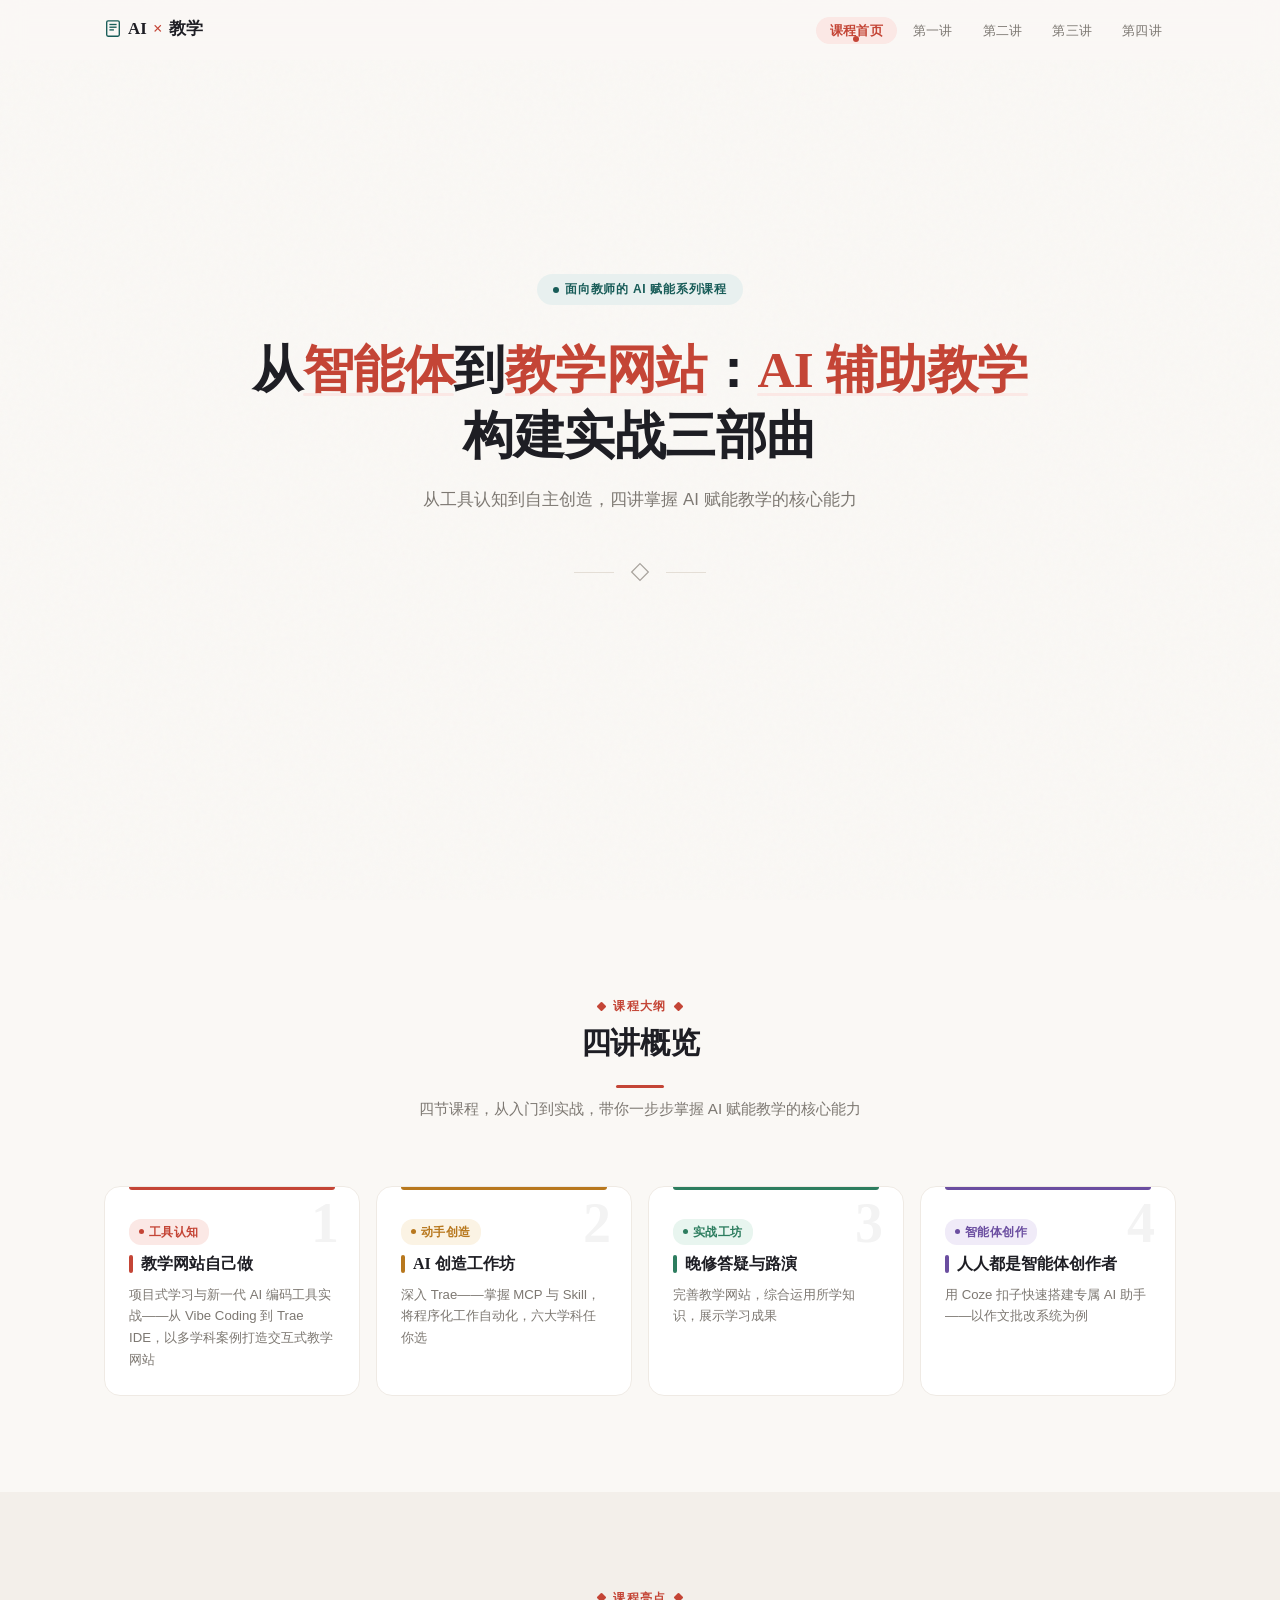
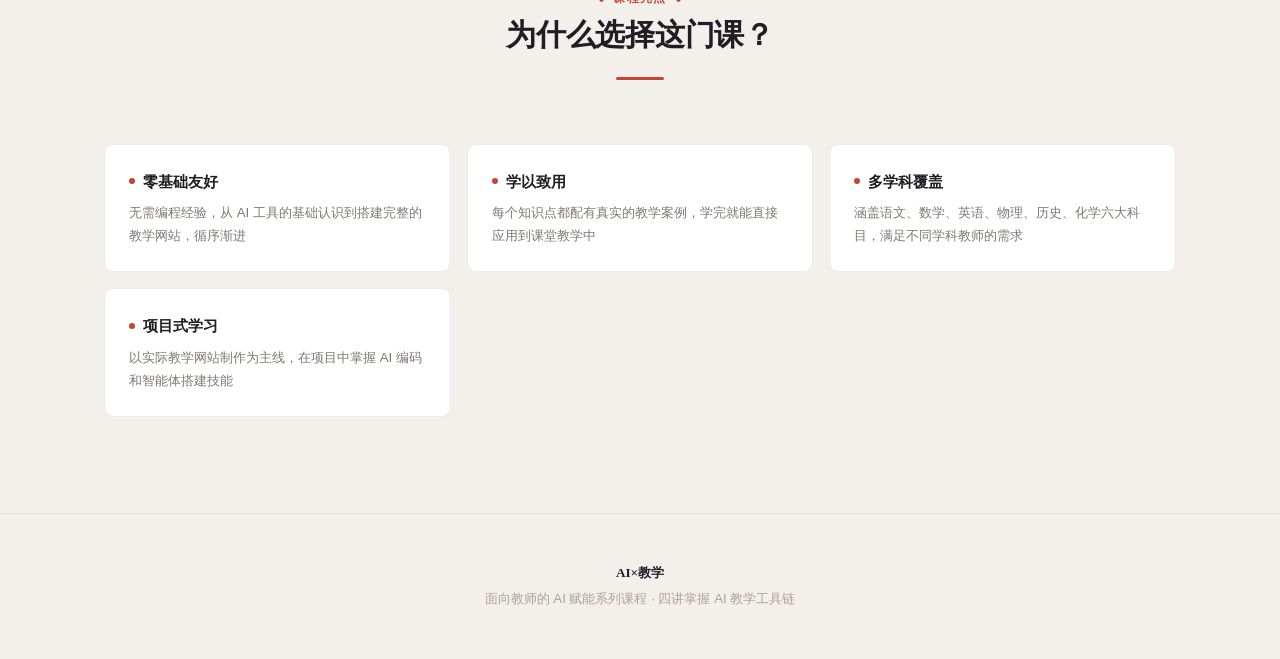
<file: index.html>
<!DOCTYPE html>
<html lang="zh-CN">
<head>
  <meta charset="UTF-8">
  <meta name="viewport" content="width=device-width, initial-scale=1.0">
  <title>AI×教学 — 面向教师的 AI 赋能系列课程</title>
  <link rel="stylesheet" href="css/styles.css">
</head>
<body>

  <!-- ─── Navigation ──────────────────────────────── -->
  <nav class="nav" id="topNav">
    <div class="nav-inner">
      <a class="nav-logo" href="index.html">AI<span>×</span>教学</a>
      <ul class="nav-links" id="navLinks">
        <li><a href="#home" class="active">课程首页</a></li>
        <li><a href="lecture1.html">第一讲</a></li>
        <li><a href="lecture2.html">第二讲</a></li>
        <li><a href="lecture3.html">第三讲</a></li>
        <li><a href="lecture4.html">第四讲</a></li>
      </ul>
      <button class="nav-mobile-toggle" id="mobileToggle" aria-label="菜单">
        <span></span>
        <span></span>
        <span></span>
      </button>
    </div>
  </nav>

  <!-- ─── Hero ───────────────────────────────────── -->
  <section class="hero" id="home">
    <div>
      <div class="hero-badge">面向教师的 AI 赋能系列课程</div>
      <h1>从<em>智能体</em>到<em>教学网站</em>：<em>AI 辅助教学</em>构建实战三部曲</h1>
      <p class="hero-subtitle">从工具认知到自主创造，四讲掌握 AI 赋能教学的核心能力</p>
      <div class="hero-decor">
        <svg viewBox="0 0 24 24" fill="none" stroke="currentColor" stroke-width="1.5">
          <path d="M12 2L22 12L12 22L2 12Z"/>
        </svg>
      </div>
    </div>
  </section>

  <!-- ─── 课程概览 ──────────────────────────────── -->
  <section class="section">
    <div class="section-header">
      <div class="section-number">课程大纲</div>
      <h2 class="section-title">四讲概览</h2>
      <p class="section-desc">四节课程，从入门到实战，带你一步步掌握 AI 赋能教学的核心能力</p>
    </div>
    <div class="overview-grid">

      <!-- Card 1 — 第一讲 -->
      <a class="overview-card" href="lecture1.html">
        <div class="oc-number">1</div>
        <div class="oc-tag tools">工具认知</div>
        <h3>教学网站自己做</h3>
        <p>项目式学习与新一代 AI 编码工具实战——从 Vibe Coding 到 Trae IDE，以多学科案例打造交互式教学网站</p>
      </a>

      <!-- Card 2 — 第二讲 -->
      <a class="overview-card" href="lecture2.html">
        <div class="oc-number">2</div>
        <div class="oc-tag creator">动手创造</div>
        <h3>AI 创造工作坊</h3>
        <p>深入 Trae——掌握 MCP 与 Skill，将程序化工作自动化，六大学科任你选</p>
      </a>

      <!-- Card 3 — 第三讲 -->
      <a class="overview-card" href="lecture3.html">
        <div class="oc-number">3</div>
        <div class="oc-tag workshop">实战工坊</div>
        <h3>晚修答疑与路演</h3>
        <p>完善教学网站，综合运用所学知识，展示学习成果</p>
      </a>

      <!-- Card 4 — 第四讲 -->
      <a class="overview-card" href="lecture4.html">
        <div class="oc-number">4</div>
        <div class="oc-tag agent">智能体创作</div>
        <h3>人人都是智能体创作者</h3>
        <p>用 Coze 扣子快速搭建专属 AI 助手——以作文批改系统为例</p>
      </a>

    </div>
  </section>

  <!-- ─── 课程特色 ──────────────────────────────── -->
  <section class="section section-alt">
    <div class="section-header">
      <div class="section-number">课程亮点</div>
      <h2 class="section-title">为什么选择这门课？</h2>
    </div>
    <div class="cards-grid" style="max-width:var(--max-width);margin:0 auto;padding:0 24px;">
      <div class="info-card">
        <h4>零基础友好</h4>
        <p>无需编程经验，从 AI 工具的基础认识到搭建完整的教学网站，循序渐进</p>
      </div>
      <div class="info-card">
        <h4>学以致用</h4>
        <p>每个知识点都配有真实的教学案例，学完就能直接应用到课堂教学中</p>
      </div>
      <div class="info-card">
        <h4>多学科覆盖</h4>
        <p>涵盖语文、数学、英语、物理、历史、化学六大科目，满足不同学科教师的需求</p>
      </div>
      <div class="info-card">
        <h4>项目式学习</h4>
        <p>以实际教学网站制作为主线，在项目中掌握 AI 编码和智能体搭建技能</p>
      </div>
    </div>
  </section>

  <!-- ─── Footer ─────────────────────────────────── -->
  <footer class="footer">
    <p style="font-family:'Noto Serif SC',serif;font-weight:700;color:var(--ink);margin-bottom:4px;">AI×教学</p>
    <p>面向教师的 AI 赋能系列课程 · 四讲掌握 AI 教学工具链</p>
  </footer>

  <!-- ─── Back to Top ────────────────────────────── -->
  <button class="back-to-top" id="backToTop" aria-label="回到顶部">
    <svg width="18" height="18" viewBox="0 0 24 24" fill="none" stroke="currentColor" stroke-width="2" stroke-linecap="round" stroke-linejoin="round">
      <polyline points="18 15 12 9 6 15"/>
    </svg>
  </button>

  <!-- ─── JavaScript ─────────────────────────────── -->
  <script>
    (function () {
      var topNav = document.getElementById('topNav');
      var backBtn = document.getElementById('backToTop');
      var mobileToggle = document.getElementById('mobileToggle');
      var navLinks = document.getElementById('navLinks');

      /* Scroll: nav shadow + back-to-top visibility */
      var ticking = false;
      function onScroll() {
        if (!ticking) {
          requestAnimationFrame(function () {
            var y = window.scrollY || window.pageYOffset;

            if (y > 10) {
              topNav.classList.add('scrolled');
            } else {
              topNav.classList.remove('scrolled');
            }

            if (y > 600) {
              backBtn.classList.add('visible');
            } else {
              backBtn.classList.remove('visible');
            }

            ticking = false;
          });
          ticking = true;
        }
      }
      window.addEventListener('scroll', onScroll, { passive: true });

      /* Mobile menu toggle */
      if (mobileToggle && navLinks) {
        mobileToggle.addEventListener('click', function () {
          navLinks.classList.toggle('mobile-open');
        });
        navLinks.addEventListener('click', function (e) {
          if (e.target.tagName === 'A') {
            navLinks.classList.remove('mobile-open');
          }
        });
      }

      /* Back to top smooth scroll */
      backBtn.addEventListener('click', function () {
        window.scrollTo({ top: 0, behavior: 'smooth' });
      });

      /* Run once on load */
      onScroll();
    })();
  </script>

</body>
</html>
</file>
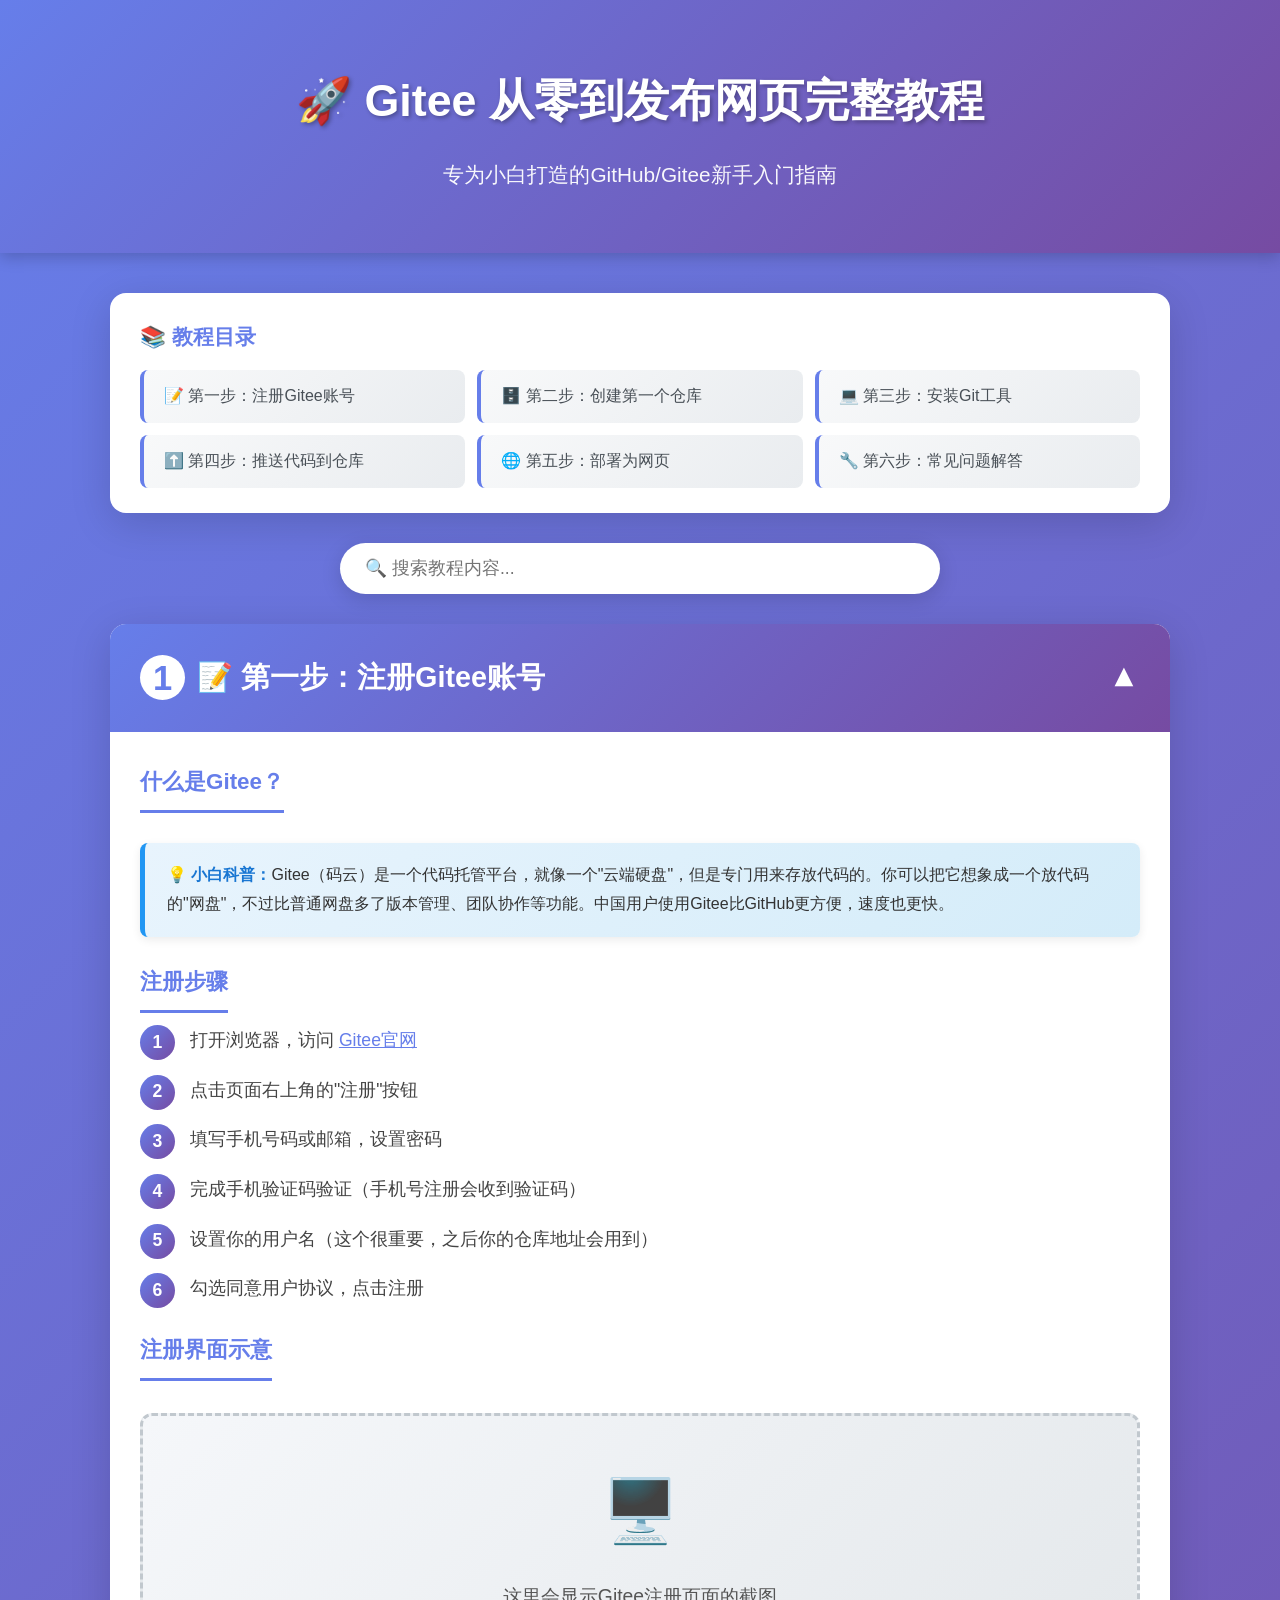
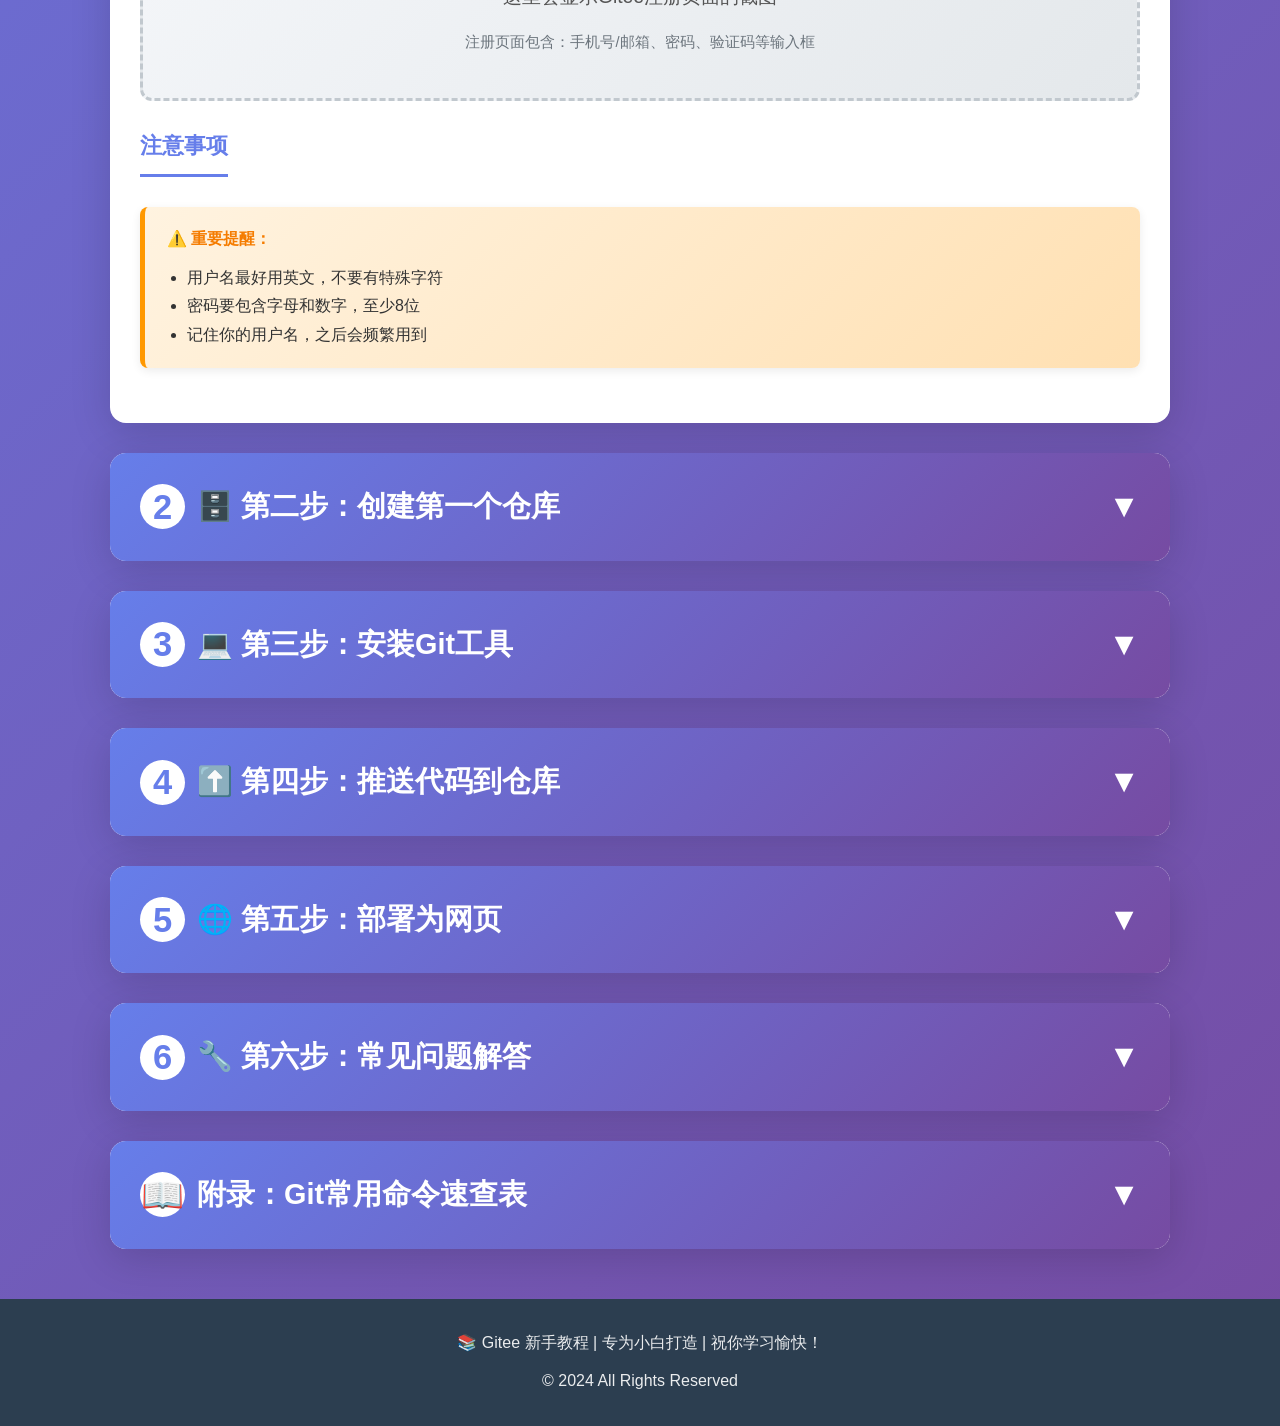
<file: gitee-tutorial.html>
<!DOCTYPE html>
<html lang="zh-CN">
<head>
    <meta charset="UTF-8">
    <meta name="viewport" content="width=device-width, initial-scale=1.0">
    <title>Gitee从零到发布网页完整教程</title>
    <style>
        /* 基础样式设置 - 为整个页面设置默认字体和颜色 */
        * {
            margin: 0;
            padding: 0;
            box-sizing: border-box;
        }

        body {
            font-family: 'Microsoft YaHei', 'PingFang SC', sans-serif;
            line-height: 1.8;
            color: #333;
            background: linear-gradient(135deg, #667eea 0%, #764ba2 100%);
            min-height: 100vh;
        }

        /* 页面顶部标题栏样式 */
        .header {
            background: linear-gradient(135deg, #667eea 0%, #764ba2 100%);
            color: white;
            padding: 60px 20px;
            text-align: center;
            box-shadow: 0 4px 15px rgba(0,0,0,0.2);
        }

        .header h1 {
            font-size: 2.8em;
            margin-bottom: 15px;
            text-shadow: 2px 2px 4px rgba(0,0,0,0.3);
        }

        .header p {
            font-size: 1.3em;
            opacity: 0.95;
        }

        /* 主要内容容器样式 */
        .container {
            max-width: 1100px;
            margin: 40px auto;
            padding: 0 20px;
        }

        /* 教程卡片样式 - 每个步骤都是一个卡片 */
        .tutorial-card {
            background: white;
            border-radius: 16px;
            margin-bottom: 30px;
            overflow: hidden;
            box-shadow: 0 10px 40px rgba(0,0,0,0.15);
            transition: transform 0.3s ease;
        }

        .tutorial-card:hover {
            transform: translateY(-5px);
        }

        /* 卡片标题栏样式 */
        .card-header {
            background: linear-gradient(135deg, #667eea 0%, #764ba2 100%);
            color: white;
            padding: 25px 30px;
            cursor: pointer;
            display: flex;
            justify-content: space-between;
            align-items: center;
            transition: background 0.3s ease;
        }

        .card-header:hover {
            background: linear-gradient(135deg, #5568d3 0%, #6a4190 100%);
        }

        .card-header h2 {
            font-size: 1.8em;
            display: flex;
            align-items: center;
            gap: 12px;
        }

        .step-number {
            background: white;
            color: #667eea;
            width: 45px;
            height: 45px;
            border-radius: 50%;
            display: flex;
            align-items: center;
            justify-content: center;
            font-weight: bold;
            font-size: 1.2em;
        }

        .toggle-icon {
            font-size: 2em;
            transition: transform 0.3s ease;
        }

        .card-header.active .toggle-icon {
            transform: rotate(180deg);
        }

        /* 卡片内容区域样式 */
        .card-content {
            padding: 0;
            max-height: 0;
            overflow: hidden;
            transition: all 0.5s ease;
        }

        .card-content.active {
            padding: 30px;
            max-height: 3000px;
        }

        /* 教程内容段落样式 */
        .content-section {
            margin-bottom: 25px;
        }

        .content-section h3 {
            color: #667eea;
            font-size: 1.4em;
            margin-bottom: 12px;
            padding-bottom: 8px;
            border-bottom: 3px solid #667eea;
            display: inline-block;
        }

        .content-section p {
            margin-bottom: 12px;
            color: #555;
            font-size: 1.1em;
        }

        /* 重点提示框样式 */
        .tip-box {
            background: linear-gradient(135deg, #e8f4fd 0%, #d4ecf9 100%);
            border-left: 5px solid #2196F3;
            padding: 18px 22px;
            margin: 18px 0;
            border-radius: 8px;
            box-shadow: 0 3px 10px rgba(0,0,0,0.08);
        }

        .tip-box.warning {
            background: linear-gradient(135deg, #fff3e0 0%, #ffe0b2 100%);
            border-left-color: #ff9800;
        }

        .tip-box.success {
            background: linear-gradient(135deg, #e8f5e9 0%, #c8e6c9 100%);
            border-left-color: #4caf50;
        }

        .tip-box strong {
            color: #1976D2;
        }

        .tip-box.warning strong {
            color: #f57c00;
        }

        .tip-box.success strong {
            color: #388e3c;
        }

        /* 代码块样式 */
        .code-block {
            background: #1e1e1e;
            color: #d4d4d4;
            padding: 20px 25px;
            border-radius: 10px;
            margin: 15px 0;
            font-family: 'Consolas', 'Monaco', monospace;
            font-size: 0.95em;
            overflow-x: auto;
            box-shadow: inset 0 2px 8px rgba(0,0,0,0.3);
        }

        .code-block .command {
            color: #9cdcfe;
        }

        .code-block .string {
            color: #ce9178;
        }

        .code-block .comment {
            color: #6a9955;
        }

        /* 步骤列表样式 */
        .step-list {
            counter-reset: step-counter;
            list-style: none;
            padding: 0;
        }

        .step-list li {
            position: relative;
            padding-left: 50px;
            margin-bottom: 18px;
            font-size: 1.1em;
            color: #444;
        }

        .step-list li::before {
            counter-increment: step-counter;
            content: counter(step-counter);
            position: absolute;
            left: 0;
            top: 0;
            width: 35px;
            height: 35px;
            background: linear-gradient(135deg, #667eea 0%, #764ba2 100%);
            color: white;
            border-radius: 50%;
            display: flex;
            align-items: center;
            justify-content: center;
            font-weight: bold;
            font-size: 1em;
        }

        /* 图片占位符样式 - 用于展示界面 */
        .image-placeholder {
            background: linear-gradient(135deg, #f5f7fa 0%, #e4e8eb 100%);
            border: 3px dashed #c1c8ce;
            border-radius: 12px;
            padding: 40px;
            text-align: center;
            margin: 20px 0;
            color: #6c757d;
            font-size: 1.1em;
        }

        .image-placeholder .icon {
            font-size: 3.5em;
            margin-bottom: 12px;
            display: block;
        }

        /* 按钮样式 */
        .btn {
            display: inline-block;
            background: linear-gradient(135deg, #667eea 0%, #764ba2 100%);
            color: white;
            padding: 14px 30px;
            border-radius: 25px;
            text-decoration: none;
            font-weight: bold;
            transition: all 0.3s ease;
            box-shadow: 0 4px 15px rgba(102, 126, 234, 0.4);
            cursor: pointer;
            border: none;
            font-size: 1em;
        }

        .btn:hover {
            transform: translateY(-2px);
            box-shadow: 0 6px 20px rgba(102, 126, 234, 0.6);
        }

        .btn-secondary {
            background: linear-gradient(135deg, #6c757d 0%, #495057 100%);
            box-shadow: 0 4px 15px rgba(108, 117, 125, 0.4);
        }

        .btn-secondary:hover {
            box-shadow: 0 6px 20px rgba(108, 117, 125, 0.6);
        }

        /* 页脚样式 */
        .footer {
            background: #2c3e50;
            color: white;
            text-align: center;
            padding: 30px;
            margin-top: 50px;
        }

        .footer p {
            opacity: 0.9;
        }

        /* 进度导航样式 */
        .progress-nav {
            position: sticky;
            top: 0;
            background: white;
            padding: 15px 20px;
            box-shadow: 0 4px 15px rgba(0,0,0,0.1);
            z-index: 1000;
            display: flex;
            justify-content: center;
            gap: 15px;
            flex-wrap: wrap;
        }

        .progress-nav .nav-btn {
            background: #f8f9fa;
            color: #667eea;
            padding: 10px 20px;
            border-radius: 20px;
            text-decoration: none;
            font-weight: 500;
            transition: all 0.3s ease;
            border: 2px solid #667eea;
        }

        .progress-nav .nav-btn:hover,
        .progress-nav .nav-btn.active {
            background: linear-gradient(135deg, #667eea 0%, #764ba2 100%);
            color: white;
        }

        /* 响应式设计 - 移动端适配 */
        @media (max-width: 768px) {
            .header h1 {
                font-size: 1.8em;
            }

            .header p {
                font-size: 1em;
            }

            .card-header h2 {
                font-size: 1.3em;
            }

            .step-number {
                width: 35px;
                height: 35px;
                font-size: 1em;
            }

            .card-content.active {
                padding: 20px;
            }

            .progress-nav {
                padding: 10px;
                gap: 8px;
            }

            .progress-nav .nav-btn {
                padding: 8px 15px;
                font-size: 0.9em;
            }

            .code-block {
                padding: 15px;
                font-size: 0.85em;
            }
        }

        /* 搜索框样式 */
        .search-box {
            max-width: 600px;
            margin: 0 auto 30px;
            position: relative;
        }

        .search-box input {
            width: 100%;
            padding: 15px 25px;
            border: none;
            border-radius: 30px;
            font-size: 1.1em;
            box-shadow: 0 5px 20px rgba(0,0,0,0.15);
            outline: none;
        }

        .search-box input:focus {
            box-shadow: 0 5px 25px rgba(102, 126, 234, 0.4);
        }

        /* 小白科普 - 术语解释 */
        .term-explainer {
            background: #f8f9fa;
            border-radius: 8px;
            padding: 15px 20px;
            margin: 10px 0;
        }

        .term-explainer dt {
            font-weight: bold;
            color: #667eea;
            font-size: 1.1em;
        }

        .term-explainer dd {
            margin: 5px 0 10px 20px;
            color: #666;
        }

        /* 快捷目录样式 */
        .quick-nav {
            background: white;
            border-radius: 16px;
            padding: 25px 30px;
            margin-bottom: 30px;
            box-shadow: 0 10px 40px rgba(0,0,0,0.15);
        }

        .quick-nav h3 {
            color: #667eea;
            margin-bottom: 15px;
            font-size: 1.3em;
        }

        .quick-nav ul {
            list-style: none;
            display: grid;
            grid-template-columns: repeat(auto-fit, minmax(250px, 1fr));
            gap: 12px;
        }

        .quick-nav li a {
            display: block;
            padding: 12px 20px;
            background: linear-gradient(135deg, #f8f9fa 0%, #e9ecef 100%);
            border-radius: 8px;
            color: #495057;
            text-decoration: none;
            transition: all 0.3s ease;
            border-left: 4px solid #667eea;
        }

        .quick-nav li a:hover {
            background: linear-gradient(135deg, #667eea 0%, #764ba2 100%);
            color: white;
            border-left-color: white;
            transform: translateX(5px);
        }
    </style>
</head>
<body>
    <!-- 页面顶部标题 -->
    <header class="header">
        <h1>🚀 Gitee 从零到发布网页完整教程</h1>
        <p>专为小白打造的GitHub/Gitee新手入门指南</p>
    </header>

    <!-- 快捷导航目录 -->
    <div class="container">
        <nav class="quick-nav">
            <h3>📚 教程目录</h3>
            <ul>
                <li><a href="#section1">📝 第一步：注册Gitee账号</a></li>
                <li><a href="#section2">🗄️ 第二步：创建第一个仓库</a></li>
                <li><a href="#section3">💻 第三步：安装Git工具</a></li>
                <li><a href="#section4">⬆️ 第四步：推送代码到仓库</a></li>
                <li><a href="#section5">🌐 第五步：部署为网页</a></li>
                <li><a href="#section6">🔧 第六步：常见问题解答</a></li>
            </ul>
        </nav>

        <!-- 搜索功能 -->
        <div class="search-box">
            <input type="text" id="searchInput" placeholder="🔍 搜索教程内容..." onkeyup="searchContent()">
        </div>

        <!-- 第一步：注册Gitee账号 -->
        <section id="section1" class="tutorial-card">
            <div class="card-header" onclick="toggleCard(this)">
                <h2>
                    <span class="step-number">1</span>
                    📝 第一步：注册Gitee账号
                </h2>
                <span class="toggle-icon">▼</span>
            </div>
            <div class="card-content">
                <div class="content-section">
                    <h3>什么是Gitee？</h3>
                    <div class="tip-box">
                        <strong>💡 小白科普：</strong>Gitee（码云）是一个代码托管平台，就像一个"云端硬盘"，但是专门用来存放代码的。你可以把它想象成一个放代码的"网盘"，不过比普通网盘多了版本管理、团队协作等功能。中国用户使用Gitee比GitHub更方便，速度也更快。
                    </div>
                </div>

                <div class="content-section">
                    <h3>注册步骤</h3>
                    <ol class="step-list">
                        <li>打开浏览器，访问 <a href="https://gitee.com" target="_blank" style="color: #667eea;">Gitee官网</a></li>
                        <li>点击页面右上角的"注册"按钮</li>
                        <li>填写手机号码或邮箱，设置密码</li>
                        <li>完成手机验证码验证（手机号注册会收到验证码）</li>
                        <li>设置你的用户名（这个很重要，之后你的仓库地址会用到）</li>
                        <li>勾选同意用户协议，点击注册</li>
                    </ol>
                </div>

                <div class="content-section">
                    <h3>注册界面示意</h3>
                    <div class="image-placeholder">
                        <span class="icon">🖥️</span>
                        <p>这里会显示Gitee注册页面的截图</p>
                        <small>注册页面包含：手机号/邮箱、密码、验证码等输入框</small>
                    </div>
                </div>

                <div class="content-section">
                    <h3>注意事项</h3>
                    <div class="tip-box warning">
                        <strong>⚠️ 重要提醒：</strong>
                        <ul style="margin-top: 10px; padding-left: 20px;">
                            <li>用户名最好用英文，不要有特殊字符</li>
                            <li>密码要包含字母和数字，至少8位</li>
                            <li>记住你的用户名，之后会频繁用到</li>
                        </ul>
                    </div>
                </div>
            </div>
        </section>

        <!-- 第二步：创建第一个仓库 -->
        <section id="section2" class="tutorial-card">
            <div class="card-header" onclick="toggleCard(this)">
                <h2>
                    <span class="step-number">2</span>
                    🗄️ 第二步：创建第一个仓库
                </h2>
                <span class="toggle-icon">▼</span>
            </div>
            <div class="card-content">
                <div class="content-section">
                    <h3>什么是仓库？</h3>
                    <div class="tip-box">
                        <strong>💡 小白科普：</strong>仓库（Repository）就像一个文件夹，用来存放你的项目代码。你可以创建多个仓库，每个仓库存放一个独立的项目。比如你可以创建一个"我的个人网站"仓库，一个"我的毕业设计"仓库等。
                    </div>
                </div>

                <div class="content-section">
                    <h3>创建仓库步骤</h3>
                    <ol class="step-list">
                        <li>登录你的Gitee账号</li>
                        <li>点击页面右上角的"+"号，选择"新建仓库"</li>
                        <li>填写仓库名称（建议用英文，比如 my-website）</li>
                        <li>填写仓库描述（可选，比如"我的个人主页"）</li>
                        <li>选择"公开"（公开仓库才能用Gitee Pages部署网页）</li>
                        <li>勾选"使用Readme文件初始化这个仓库"</li>
                        <li>点击"创建"按钮</li>
                    </ol>
                </div>

                <div class="content-section">
                    <h3>仓库命名规范</h3>
                    <div class="tip-box success">
                        <strong>✅ 好的命名示例：</strong>
                        <ul style="margin-top: 10px; padding-left: 20px;">
                            <li>my-website</li>
                            <li>portfolio</li>
                            <li>blog</li>
                            <li>first-project</li>
                        </ul>
                    </div>
                    <div class="tip-box warning">
                        <strong>❌ 不推荐的命名：</strong>
                        <ul style="margin-top: 10px; padding-left: 20px;">
                            <li>我的网站（包含中文）</li>
                            <li>123（没有意义）</li>
                            <li>wang zhan（拼音）</li>
                        </ul>
                    </div>
                </div>

                <div class="content-section">
                    <h3>创建后的页面</h3>
                    <div class="image-placeholder">
                        <span class="icon">📂</span>
                        <p>这里会显示创建仓库成功后的页面</p>
                        <small>你会看到仓库地址，类似：https://gitee.com/你的用户名/仓库名</small>
                    </div>
                </div>

                <div class="content-section">
                    <h3>获取仓库地址</h3>
                    <p>创建完成后，页面会显示你的仓库地址，格式类似：</p>
                    <div class="code-block">
                        <span class="comment"># 你的仓库地址长这样：</span>
                        <span class="string">https://gitee.com/你的用户名/仓库名.git</span>
                    </div>
                    <p>把这个地址复制下来，后面推送代码时会用到！</p>
                </div>
            </div>
        </section>

        <!-- 第三步：安装Git工具 -->
        <section id="section3" class="tutorial-card">
            <div class="card-header" onclick="toggleCard(this)">
                <h2>
                    <span class="step-number">3</span>
                    💻 第三步：安装Git工具
                </h2>
                <span class="toggle-icon">▼</span>
            </div>
            <div class="card-content">
                <div class="content-section">
                    <h3>什么是Git？</h3>
                    <div class="tip-box">
                        <strong>💡 小白科普：</strong>Git是一个版本控制工具，可以理解为一个"代码时光机"。它可以记录你代码的所有修改历史，还可以让你轻松地在不同版本之间切换。最重要的是，它能让你把本地电脑上的代码上传到Gitee服务器上。
                    </div>
                </div>

                <div class="content-section">
                    <h3>Windows系统安装Git</h3>
                    <ol class="step-list">
                        <li>访问Git官网：<a href="https://git-scm.com/download/win" target="_blank" style="color: #667eea;">https://git-scm.com/download/win</a></li>
                        <li>下载Windows版本的Git安装包</li>
                        <li>双击安装包运行，一路点击"Next"即可（使用默认设置）</li>
                        <li>安装完成后，右键桌面任意位置，会看到"Git Bash Here"选项</li>
                        <li>点击它，会弹出一个黑色命令行窗口，说明安装成功</li>
                    </ol>
                </div>

                <div class="content-section">
                    <h3>验证Git是否安装成功</h3>
                    <p>按键盘上的 <strong>Win + R</strong>，输入 <strong>cmd</strong>，回车打开命令提示符，输入：</p>
                    <div class="code-block">
                        <span class="command">git --version</span>
                    </div>
                    <p>如果显示类似 <code>git version 2.x.x</code> 的内容，说明安装成功！</p>
                </div>

                <div class="content-section">
                    <h3>配置Git（只需配置一次）</h3>
                    <p>打开Git Bash（右键 -> Git Bash Here），输入以下命令配置你的身份：</p>
                    <div class="code-block">
                        <span class="comment"># 设置你的用户名（改成你自己的）</span>
                        <span class="command">git config --global user.name "你的用户名"</span>

                        <span class="comment"># 设置你的邮箱（改成你自己的）</span>
                        <span class="command">git config --global user.email "your-email@example.com"</span>
                    </div>
                    <div class="tip-box success">
                        <strong>✅ 提示：</strong>配置完成后不需要每次都配置，一次配置永久使用。
                    </div>
                </div>

                <div class="content-section">
                    <h3>安装界面示意</h3>
                    <div class="image-placeholder">
                        <span class="icon">⚙️</span>
                        <p>这里会显示Git安装过程的截图</p>
                        <small>安装过程保持默认设置，一路Next即可</small>
                    </div>
                </div>
            </div>
        </section>

        <!-- 第四步：推送代码到仓库 -->
        <section id="section4" class="tutorial-card">
            <div class="card-header" onclick="toggleCard(this)">
                <h2>
                    <span class="step-number">4</span>
                    ⬆️ 第四步：推送代码到仓库
                </h2>
                <span class="toggle-icon">▼</span>
            </div>
            <div class="card-content">
                <div class="content-section">
                    <h3>什么是推送？</h3>
                    <div class="tip-box">
                        <strong>💡 小白科普：</strong>推送（Push）就是把本地电脑上的代码上传到Gitee服务器的过程。就像你把手机里的照片上传到百度网盘一样。推送之前需要先关联你的本地文件夹和Gitee上的仓库。
                    </div>
                </div>

                <div class="content-section">
                    <h3>创建你的网页文件</h3>
                    <p>首先，在你电脑的合适位置创建一个文件夹，比如 <code>D:\my-website</code></p>
                    <p>在这个文件夹里创建一个HTML文件，命名为 <code>index.html</code>，内容如下：</p>
                    <div class="code-block">
<span class="string"><!DOCTYPE html>
<html lang="zh-CN">
<head>
    <meta charset="UTF-8">
    <title>我的第一个网页</title>
</head>
<body>
    <h1>欢迎来到我的网站！</h1>
    <p>这是我通过Gitee托管的第一个网页。</p>
</body>
</html></span>
                    </div>
                </div>

                <div class="content-section">
                    <h3>初始化本地仓库</h3>
                    <p>打开Git Bash，进入你的网站文件夹，输入：</p>
                    <div class="code-block">
                        <span class="comment"># 进入文件夹（把路径改成你实际的文件夹路径）</span>
                        <span class="command">cd D:\my-website</span>

                        <span class="comment"># 初始化本地仓库（会创建一个隐藏的.git文件夹）</span>
                        <span class="command">git init</span>
                    </div>
                </div>

                <div class="content-section">
                    <h3>关联远程仓库</h3>
                    <p>把第二步创建的仓库地址复制过来，关联到本地：</p>
                    <div class="code-block">
                        <span class="comment"># 把下面的地址换成你实际的仓库地址</span>
                        <span class="command">git remote add origin https://gitee.com/你的用户名/仓库名.git</span>
                    </div>
                </div>

                <div class="content-section">
                    <h3>添加文件并提交</h3>
                    <div class="code-block">
                        <span class="comment"># 添加所有文件到暂存区（注意：有个点号）</span>
                        <span class="command">git add .</span>

                        <span class="comment"># 提交到本地仓库，-m后面是提交说明</span>
                        <span class="command">git commit -m "第一次提交：添加首页"</span>
                    </div>
                </div>

                <div class="content-section">
                    <h3>推送到Gitee</h3>
                    <div class="code-block">
                        <span class="comment"># 推送到远程仓库的master分支</span>
                        <span class="command">git push -u origin master</span>
                    </div>
                    <div class="tip-box warning">
                        <strong>⚠️ 第一次推送需要登录：</strong>推送时会提示输入用户名和密码。用户名是你Gitee的用户名，密码是你注册时的密码（如果是手机注册，密码是你设置的密码）。
                    </div>
                </div>

                <div class="content-section">
                    <h3>完整流程一览</h3>
                    <div class="image-placeholder">
                        <span class="icon">📊</span>
                        <p>代码推送完整流程图</p>
                        <small>工作区 -> 暂存区 -> 本地仓库 -> 远程仓库</small>
                    </div>
                </div>

                <div class="content-section">
                    <h3>推送成功后</h3>
                    <div class="tip-box success">
                        <strong>🎉 恭喜！</strong>推送成功后，刷新你的Gitee仓库页面，就能看到你上传的index.html文件了！
                    </div>
                </div>
            </div>
        </section>

        <!-- 第五步：部署为网页 -->
        <section id="section5" class="tutorial-card">
            <div class="card-header" onclick="toggleCard(this)">
                <h2>
                    <span class="step-number">5</span>
                    🌐 第五步：部署为网页
                </h2>
                <span class="toggle-icon">▼</span>
            </div>
            <div class="card-content">
                <div class="content-section">
                    <h3>什么是Gitee Pages？</h3>
                    <div class="tip-box">
                        <strong>💡 小白科普：</strong>Gitee Pages是Gitee提供的免费静态网页托管服务。你可以把它理解为一个免费的网络空间。只要你把网页文件上传到Gitee仓库，启用Gitee Pages，你的网站就能通过互联网访问了！
                    </div>
                </div>

                <div class="content-section">
                    <h3>启用Gitee Pages</h3>
                    <ol class="step-list">
                        <li>登录Gitee，进入你的仓库页面</li>
                        <li>点击左侧菜单的"服务" -> "Gitee Pages"</li>
                        <li>进入Gitee Pages设置页面</li>
                        <li>选择要部署的分支（一般选择master）</li>
                        <li>选择部署目录（一般默认 /（根目录））</li>
                        <li>点击"启动"按钮</li>
                        <li>等待几秒钟，会给你一个访问地址</li>
                    </ol>
                </div>

                <div class="content-section">
                    <h3>Gitee Pages设置页面</h3>
                    <div class="image-placeholder">
                        <span class="icon">🌐</span>
                        <p>这里会显示Gitee Pages设置界面</p>
                        <small>点击"启动"后，会生成一个类似 xxx.gitee.io 的网址</small>
                    </div>
                </div>

                <div class="content-section">
                    <h3>访问你的网站</h3>
                    <p>启用成功后，Gitee会给你一个访问地址，格式类似：</p>
                    <div class="code-block">
                        <span class="string">https://你的用户名.gitee.io/仓库名</span>
                    </div>
                    <p>把这个地址复制到浏览器打开，就能看到你的网页了！</p>
                </div>

                <div class="content-section">
                    <h3>更新网站内容</h3>
                    <p>如果之后你修改了代码，需要重新推送并更新Gitee Pages：</p>
                    <div class="code-block">
                        <span class="comment"># 修改代码后，重新添加、提交、推送</span>
                        <span class="command">git add .</span>
                        <span class="command">git commit -m "更新网站内容"</span>
                        <span class="command">git push</span>

                        <span class="comment"># 推送完成后，回到Gitee Pages页面点击"更新"</span>
                    </div>
                </div>

                <div class="content-section">
                    <h3>完美！你已经完成了！</h3>
                    <div class="tip-box success">
                        <strong>🎊 恭喜你学会了这个完整流程！</strong>
                        <ul style="margin-top: 15px; padding-left: 20px;">
                            <li>✅ 注册了Gitee账号</li>
                            <li>✅ 创建了第一个仓库</li>
                            <li>✅ 安装了Git工具</li>
                            <li>✅ 上传了网页代码</li>
                            <li>✅ 成功部署了网页</li>
                        </ul>
                        <p style="margin-top: 15px;">现在你也可以向朋友们炫耀："看，这是我自己做的网站！" 🚀</p>
                    </div>
                </div>
            </div>
        </section>

        <!-- 第六步：常见问题 -->
        <section id="section6" class="tutorial-card">
            <div class="card-header" onclick="toggleCard(this)">
                <h2>
                    <span class="step-number">6</span>
                    🔧 第六步：常见问题解答
                </h2>
                <span class="toggle-icon">▼</span>
            </div>
            <div class="card-content">
                <div class="content-section">
                    <h3>推送时提示用户名密码错误</h3>
                    <div class="tip-box warning">
                        <strong>问题：</strong>推送时提示 Authentication failed 或者用户名密码不对<br>
                        <strong>解决：</strong>
                        <ul style="margin-top: 10px; padding-left: 20px;">
                            <li>确认Gitee的用户名是你的登录名（不是邮箱）</li>
                            <li>密码如果忘记了，可以在Gitee设置里重置</li>
                            <li>如果是Windows，可能需要清理之前的凭证</li>
                        </ul>
                    </div>
                </div>

                <div class="content-section">
                    <h3>Gitee Pages访问提示404</h3>
                    <div class="tip-box warning">
                        <strong>问题：</strong>Gitee Pages显示404 Not Found<br>
                        <strong>解决：</strong>
                        <ul style="margin-top: 10px; padding-left: 20px;">
                            <li>确认index.html文件在仓库的根目录</li>
                            <li>检查文件名是否为index.html（不是Index.html）</li>
                            <li>尝试重新启动Gitee Pages</li>
                        </ul>
                    </div>
                </div>

                <div class="content-section">
                    <h3>git push没有任何反应</h3>
                    <div class="tip-box warning">
                        <strong>问题：</strong>输入git push后卡住了，没有反应<br>
                        <strong>解决：</strong>
                        <ul style="margin-top: 10px; padding-left: 20px;">
                            <li>检查网络连接是否正常</li>
                            <li>确认仓库地址是否正确</li>
                            <li>按Ctrl+C取消，然后重新尝试</li>
                        </ul>
                    </div>
                </div>

                <div class="content-section">
                    <h3>如何创建更多页面？</h3>
                    <p>在仓库里创建更多HTML文件即可，比如：</p>
                    <div class="code-block">
                        <span class="comment"># 假设你创建了以下文件结构：</span>
                        /index.html      <span class="comment">（首页）</span>
                        /about.html      <span class="comment">（关于我们页面）</span>
                        /contact.html    <span class="comment">（联系我们页面）</span>
                        /style.css       <span class="comment">（样式文件）</span>

                        <span class="comment"># 推送后，在Gitee Pages中所有文件都可以访问</span>
                        <span class="comment"># 访问地址：https://你的用户名.gitee.io/仓库名/about.html</span>
                    </div>
                </div>

                <div class="content-section">
                    <h3>如何删除仓库？</h3>
                    <ol class="step-list">
                        <li>进入要删除的仓库页面</li>
                        <li>点击右上角的"设置"</li>
                        <li>滑到页面最下方，找到"危险区域"</li>
                        <li>点击"删除仓库"</li>
                        <li>按照提示输入仓库名称确认删除</li>
                    </ol>
                    <div class="tip-box warning" style="margin-top: 15px;">
                        <strong>⚠️ 注意：</strong>删除仓库后，仓库里的所有内容都无法恢复，请谨慎操作！
                    </div>
                </div>

                <div class="content-section">
                    <h3>还想学习更多？</h3>
                    <div class="tip-box success">
                        <strong>📚 进阶学习建议：</strong>
                        <ul style="margin-top: 10px; padding-left: 20px;">
                            <li>学习HTML和CSS，创建更漂亮的网页</li>
                            <li>学习JavaScript，让网页有交互效果</li>
                            <li>学习Git的分支管理功能</li>
                            <li>学习团队协作开发</li>
                        </ul>
                    </div>
                </div>
            </div>
        </section>

        <!-- 附录：常用命令速查表 -->
        <section id="appendix" class="tutorial-card">
            <div class="card-header" onclick="toggleCard(this)">
                <h2>
                    <span class="step-number">📖</span>
                    附录：Git常用命令速查表
                </h2>
                <span class="toggle-icon">▼</span>
            </div>
            <div class="card-content">
                <div class="content-section">
                    <h3>基础命令</h3>
                    <div class="code-block">
<span class="command">git init</span>              <span class="comment"># 初始化本地仓库</span>
<span class="command">git clone 地址</span>       <span class="comment"># 克隆远程仓库到本地</span>
<span class="command">git status</span>            <span class="comment"># 查看当前状态</span>
                    </div>
                </div>

                <div class="content-section">
                    <h3>添加和提交命令</h3>
                    <div class="code-block">
<span class="command">git add 文件名</span>       <span class="comment"># 添加单个文件</span>
<span class="command">git add .</span>             <span class="comment"># 添加所有文件</span>
<span class="command">git commit -m "说明"</span>  <span class="comment"># 提交到本地仓库</span>
                    </div>
                </div>

                <div class="content-section">
                    <h3>推送和拉取命令</h3>
                    <div class="code-block">
<span class="command">git push</span>             <span class="comment"># 推送到远程仓库</span>
<span class="command">git pull</span>             <span class="comment"># 从远程仓库拉取更新</span>
<span class="command">git remote -v</span>        <span class="comment"># 查看远程仓库地址</span>
                    </div>
                </div>

                <div class="content-section">
                    <h3>分支命令</h3>
                    <div class="code-block">
<span class="command">git branch</span>           <span class="comment"># 查看分支</span>
<span class="command">git checkout 分支名</span>  <span class="comment"># 切换分支</span>
<span class="command">git merge 分支名</span>     <span class="comment"># 合并分支</span>
                    </div>
                </div>
            </div>
        </section>
    </div>

    <!-- 页脚 -->
    <footer class="footer">
        <p>📚 Gitee 新手教程 | 专为小白打造 | 祝你学习愉快！</p>
        <p style="margin-top: 10px;">© 2024 All Rights Reserved</p>
    </footer>

    <script>
        // 切换卡片展开/收起功能
        function toggleCard(header) {
            // 获取卡片内容和头部
            const card = header.parentElement;
            const content = card.querySelector('.card-content');
            const allContents = document.querySelectorAll('.card-content');
            const allHeaders = document.querySelectorAll('.card-header');

            // 关闭所有其他卡片
            allContents.forEach(c => {
                if (c !== content) {
                    c.classList.remove('active');
                }
            });

            allHeaders.forEach(h => {
                if (h !== header) {
                    h.classList.remove('active');
                }
            });

            // 切换当前卡片
            content.classList.toggle('active');
            header.classList.toggle('active');
        }

        // 搜索功能
        function searchContent() {
            const input = document.getElementById('searchInput');
            const filter = input.value.toUpperCase();
            const cards = document.querySelectorAll('.tutorial-card');

            cards.forEach(card => {
                const text = card.textContent || card.innerText;
                if (text.toUpperCase().indexOf(filter) > -1) {
                    card.style.display = '';
                } else {
                    card.style.display = 'none';
                }
            });
        }

        // 平滑滚动到对应章节
        document.querySelectorAll('.quick-nav a').forEach(link => {
            link.addEventListener('click', function(e) {
                e.preventDefault();
                const targetId = this.getAttribute('href').substring(1);
                const targetSection = document.getElementById(targetId);
                if (targetSection) {
                    // 先展开卡片
                    const content = targetSection.querySelector('.card-content');
                    const header = targetSection.querySelector('.card-header');
                    if (content && !content.classList.contains('active')) {
                        content.classList.add('active');
                        header.classList.add('active');
                    }
                    // 滚动到目标位置
                    setTimeout(() => {
                        targetSection.scrollIntoView({ behavior: 'smooth', block: 'start' });
                    }, 100);
                }
            });
        });

        // 页面加载完成后自动展开第一个卡片
        window.addEventListener('load', function() {
            const firstCard = document.querySelector('.tutorial-card');
            if (firstCard) {
                const content = firstCard.querySelector('.card-content');
                const header = firstCard.querySelector('.card-header');
                if (content && header) {
                    content.classList.add('active');
                    header.classList.add('active');
                }
            }
        });
    </script>
</body>
</html>
</file>
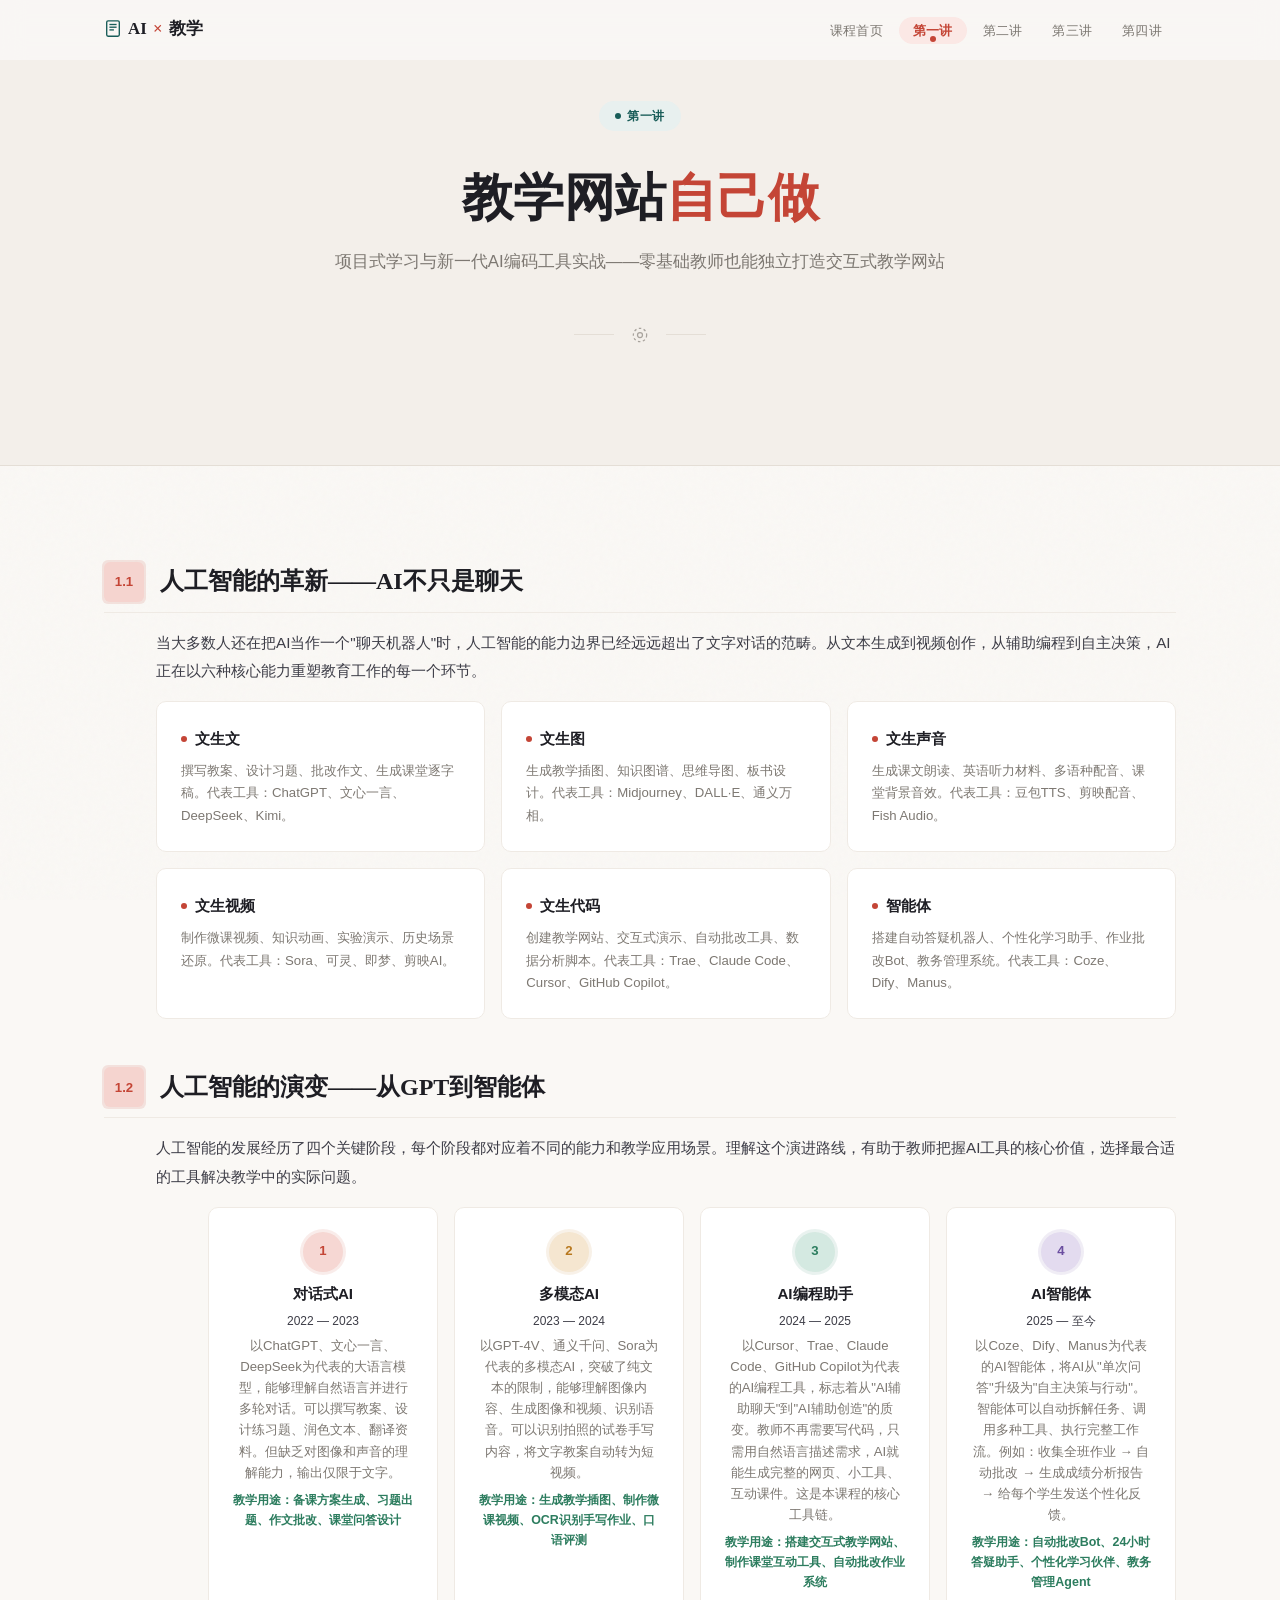
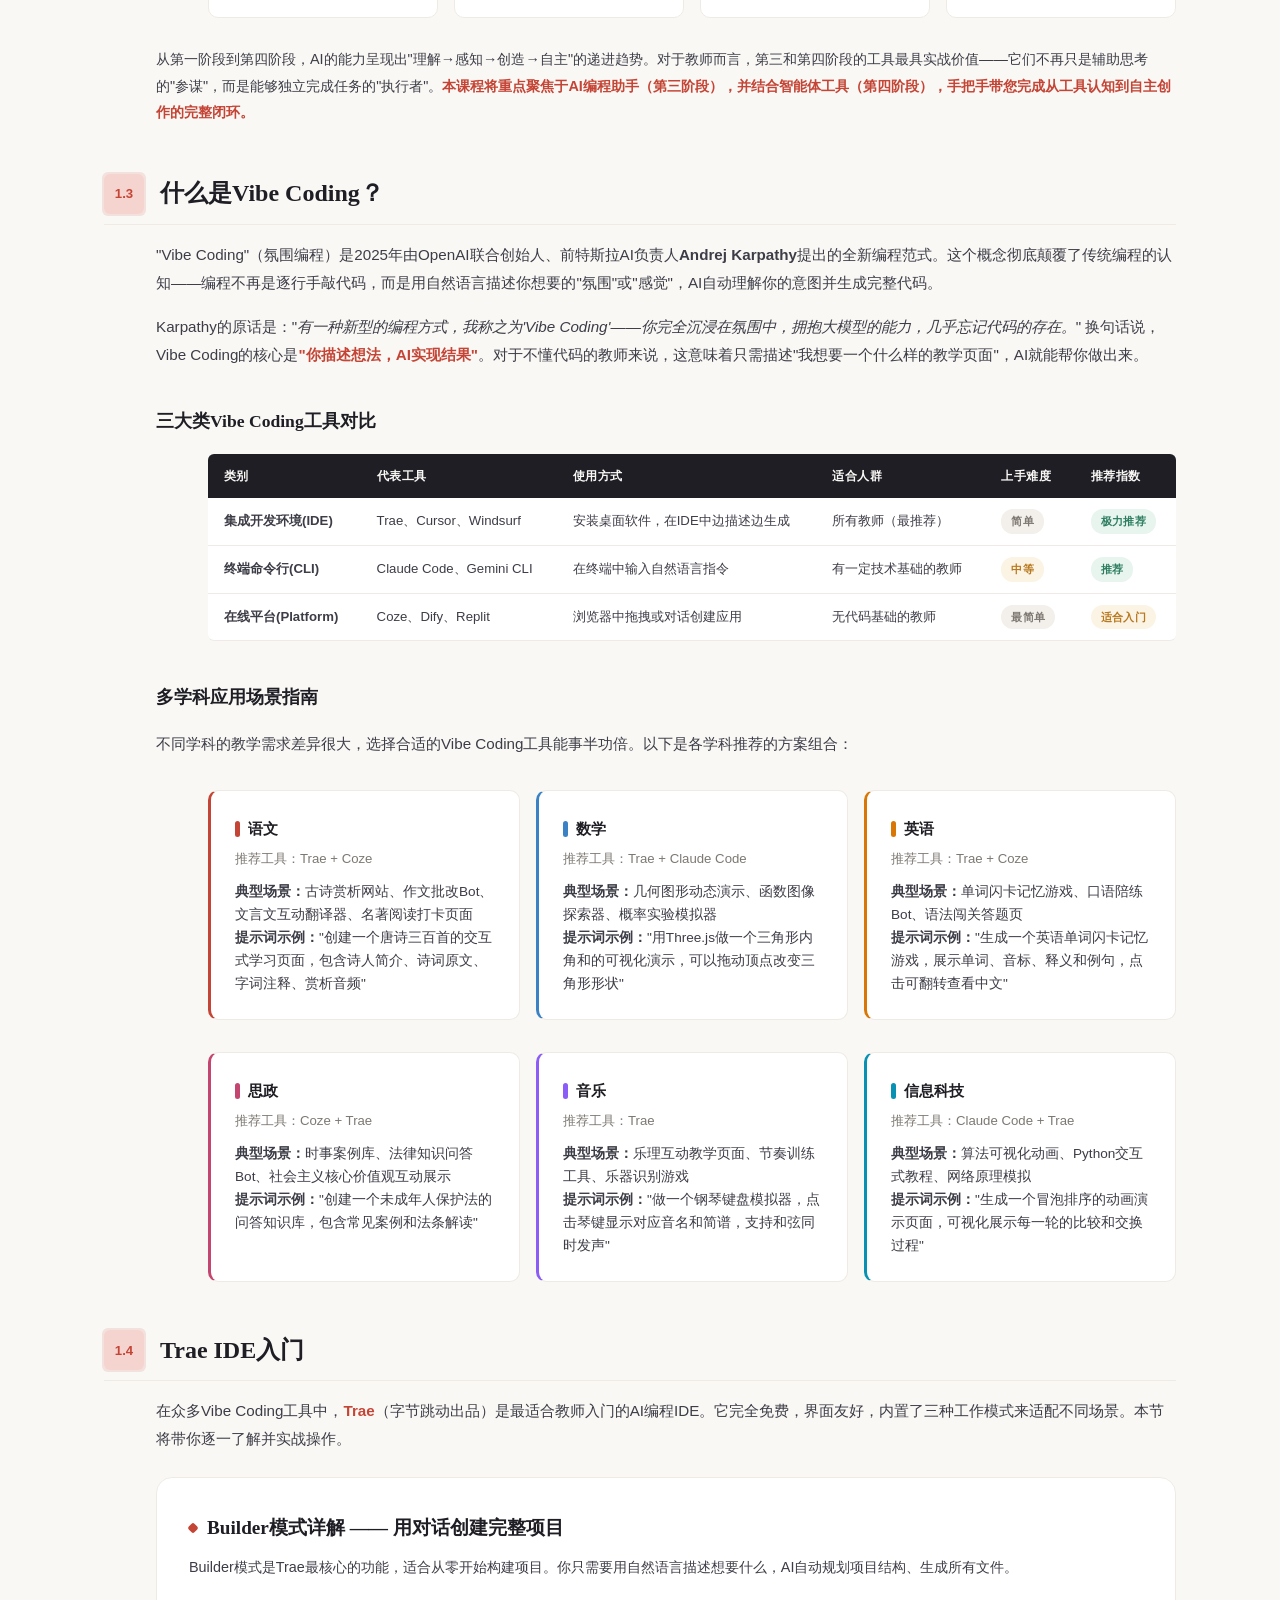
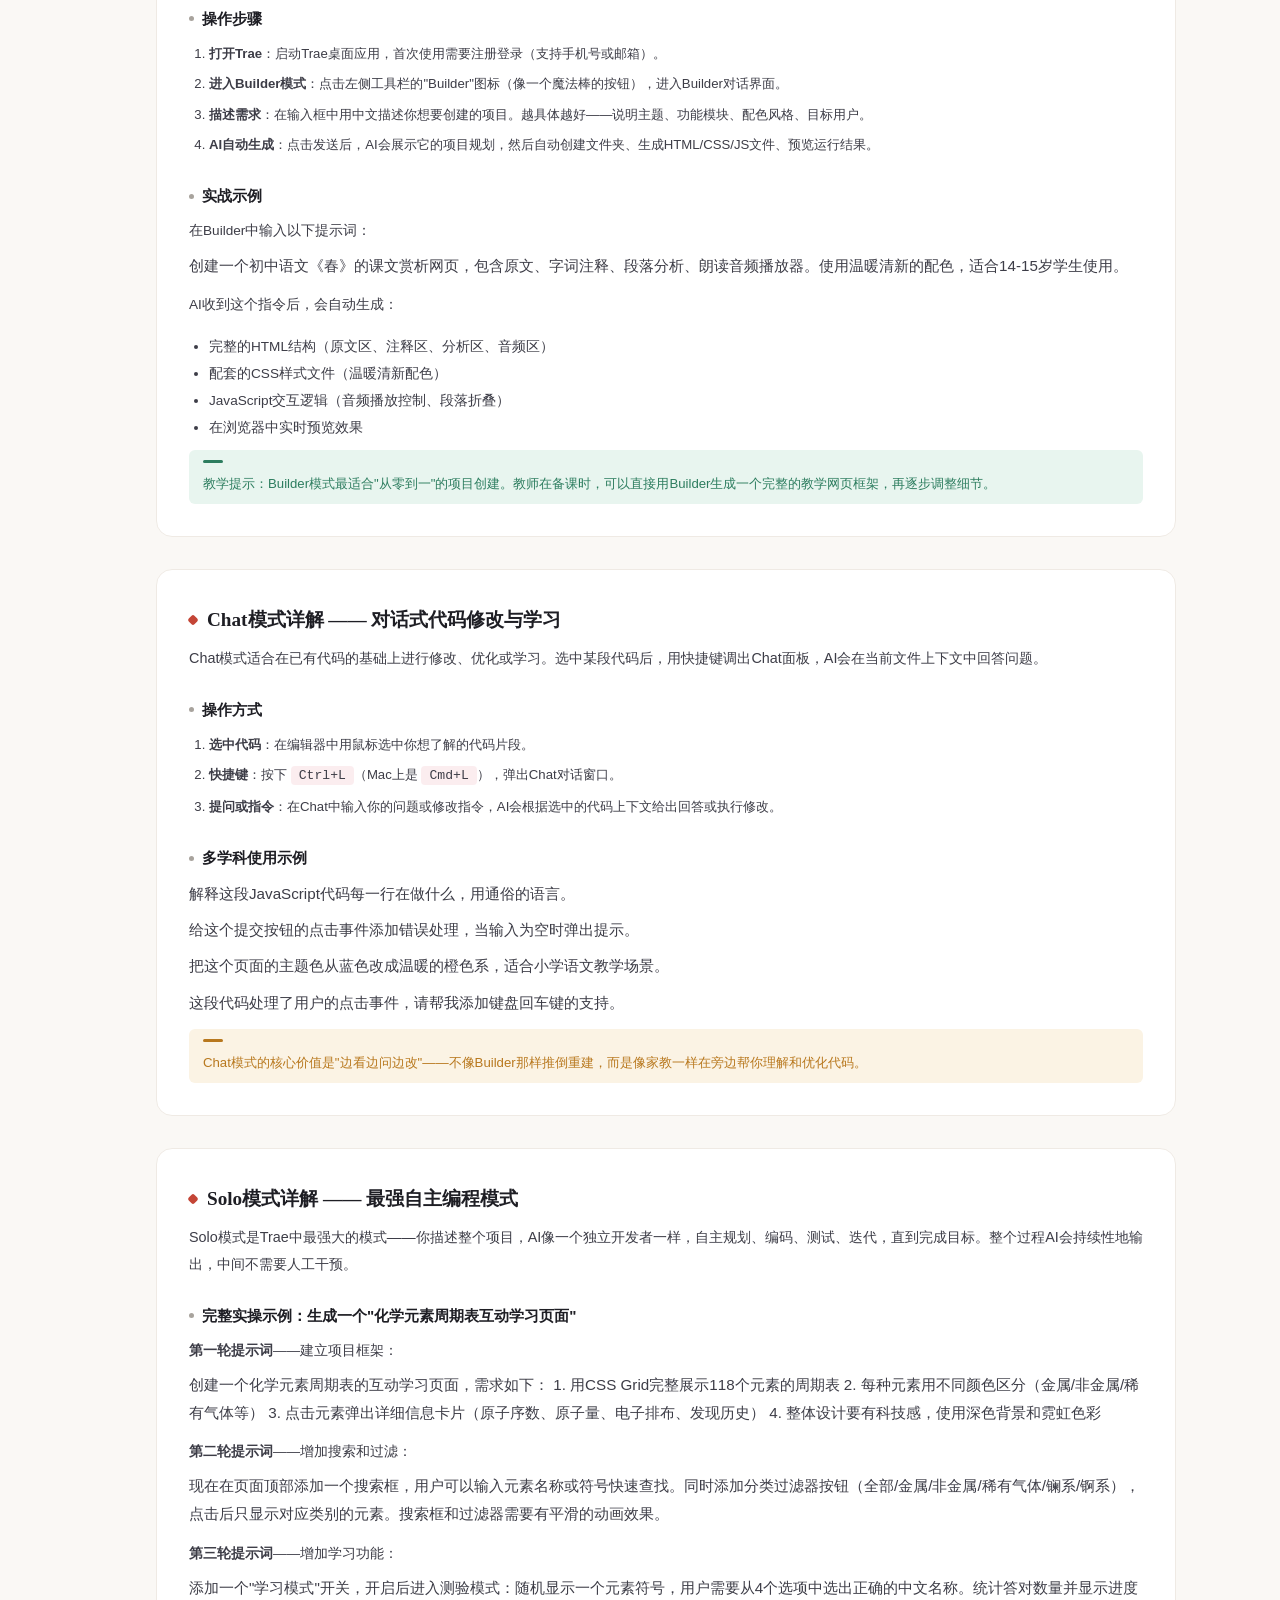
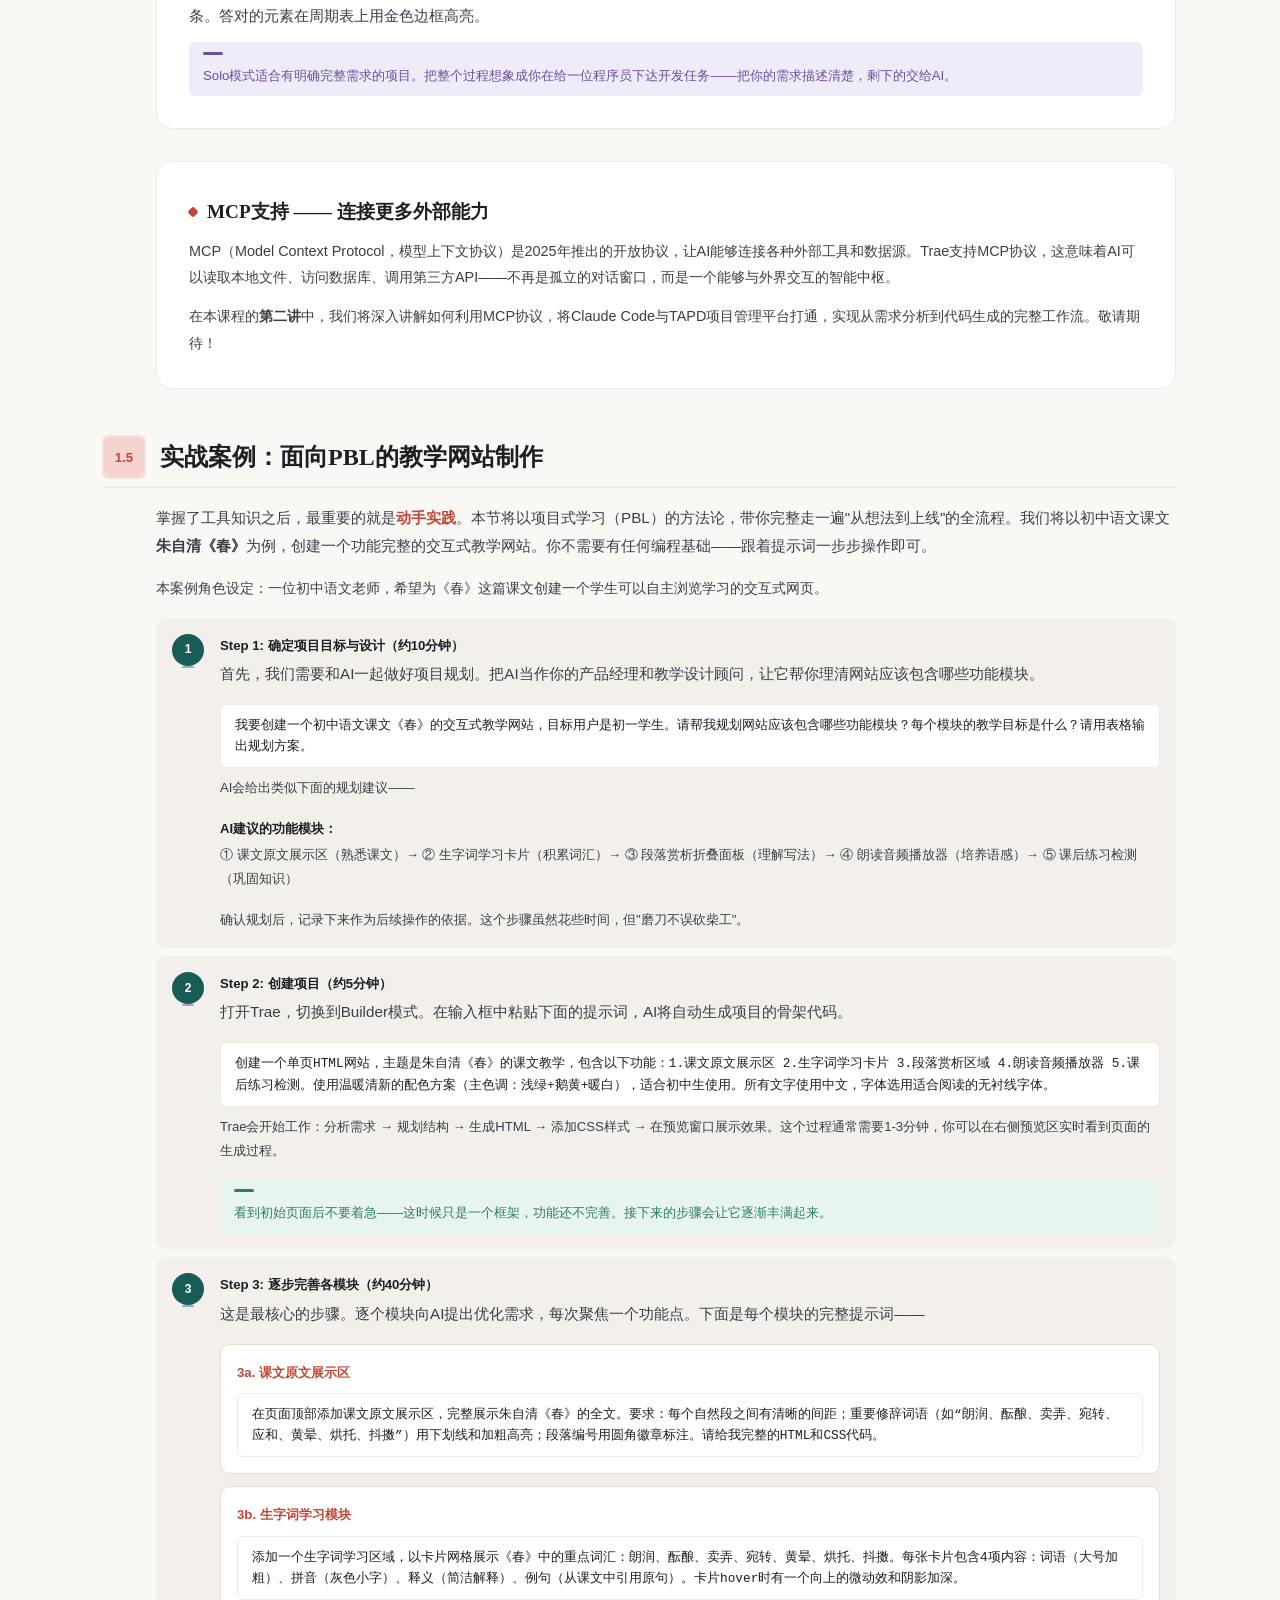
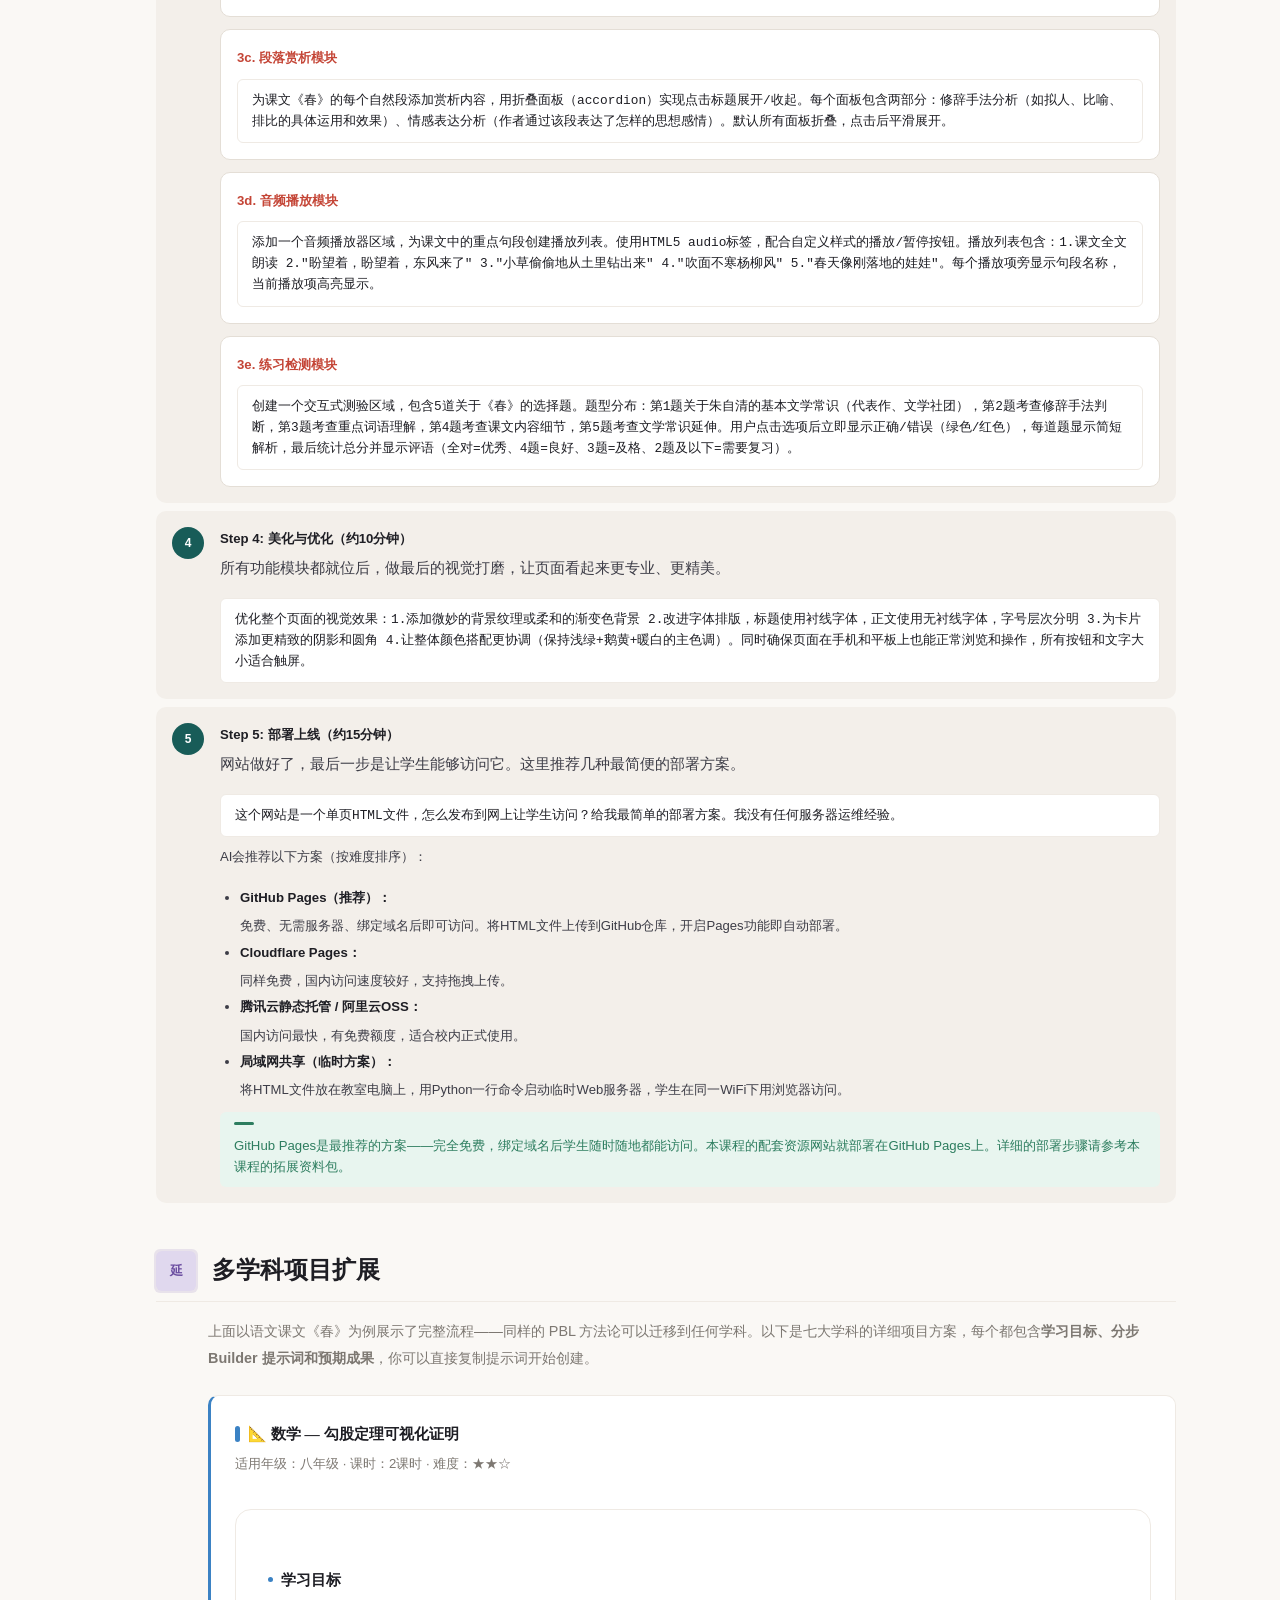
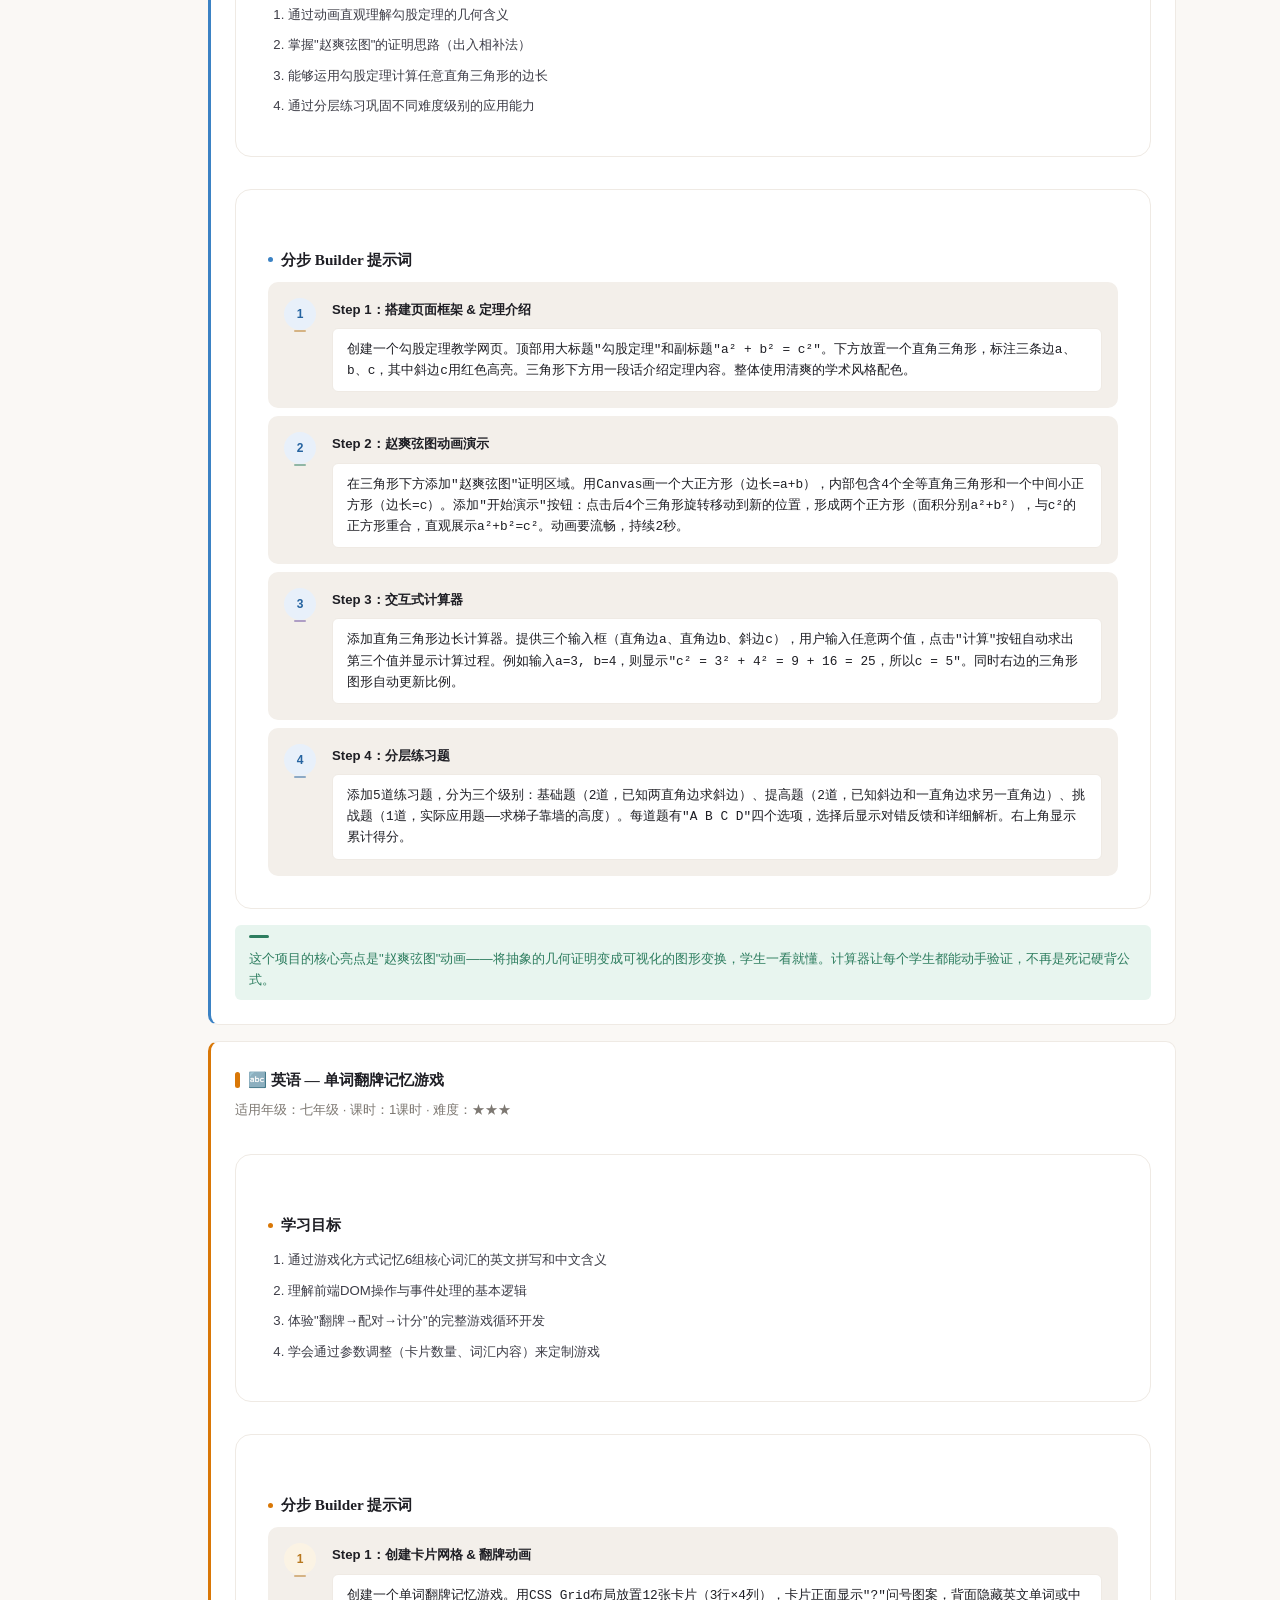
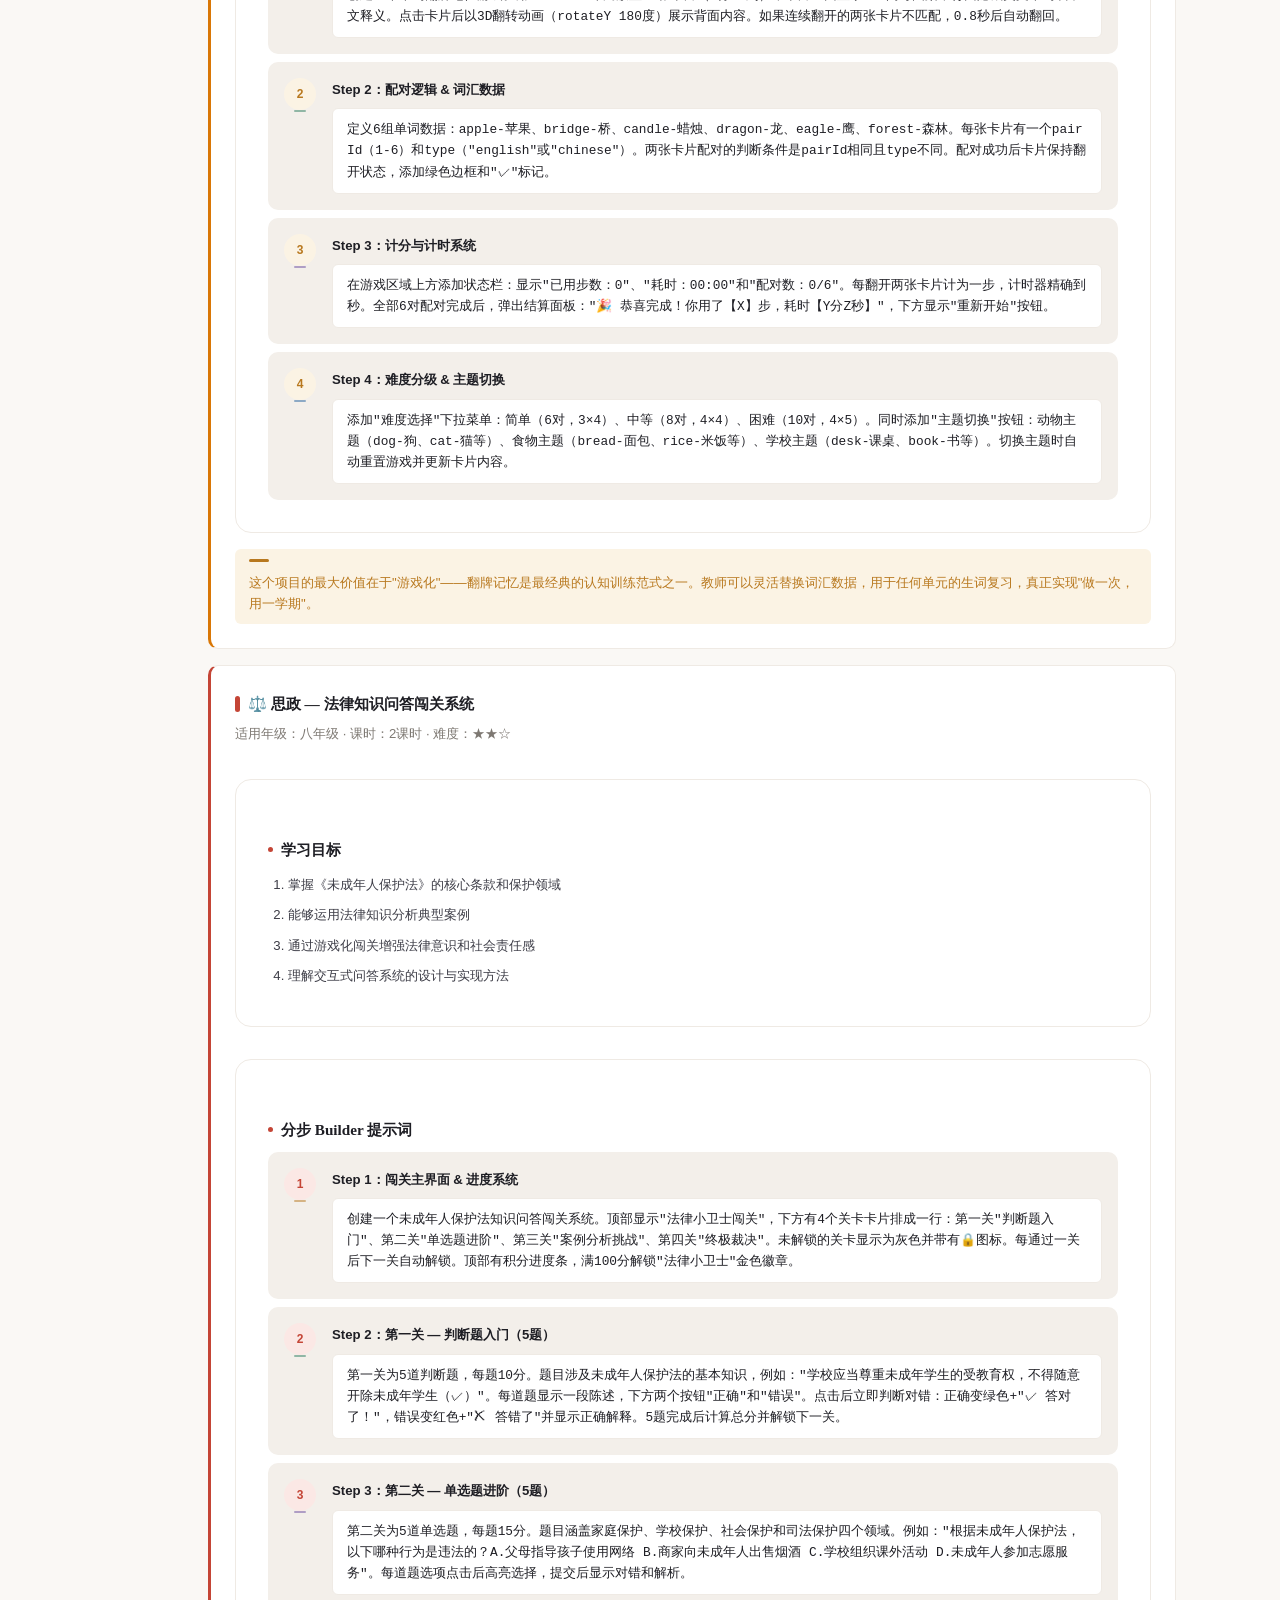
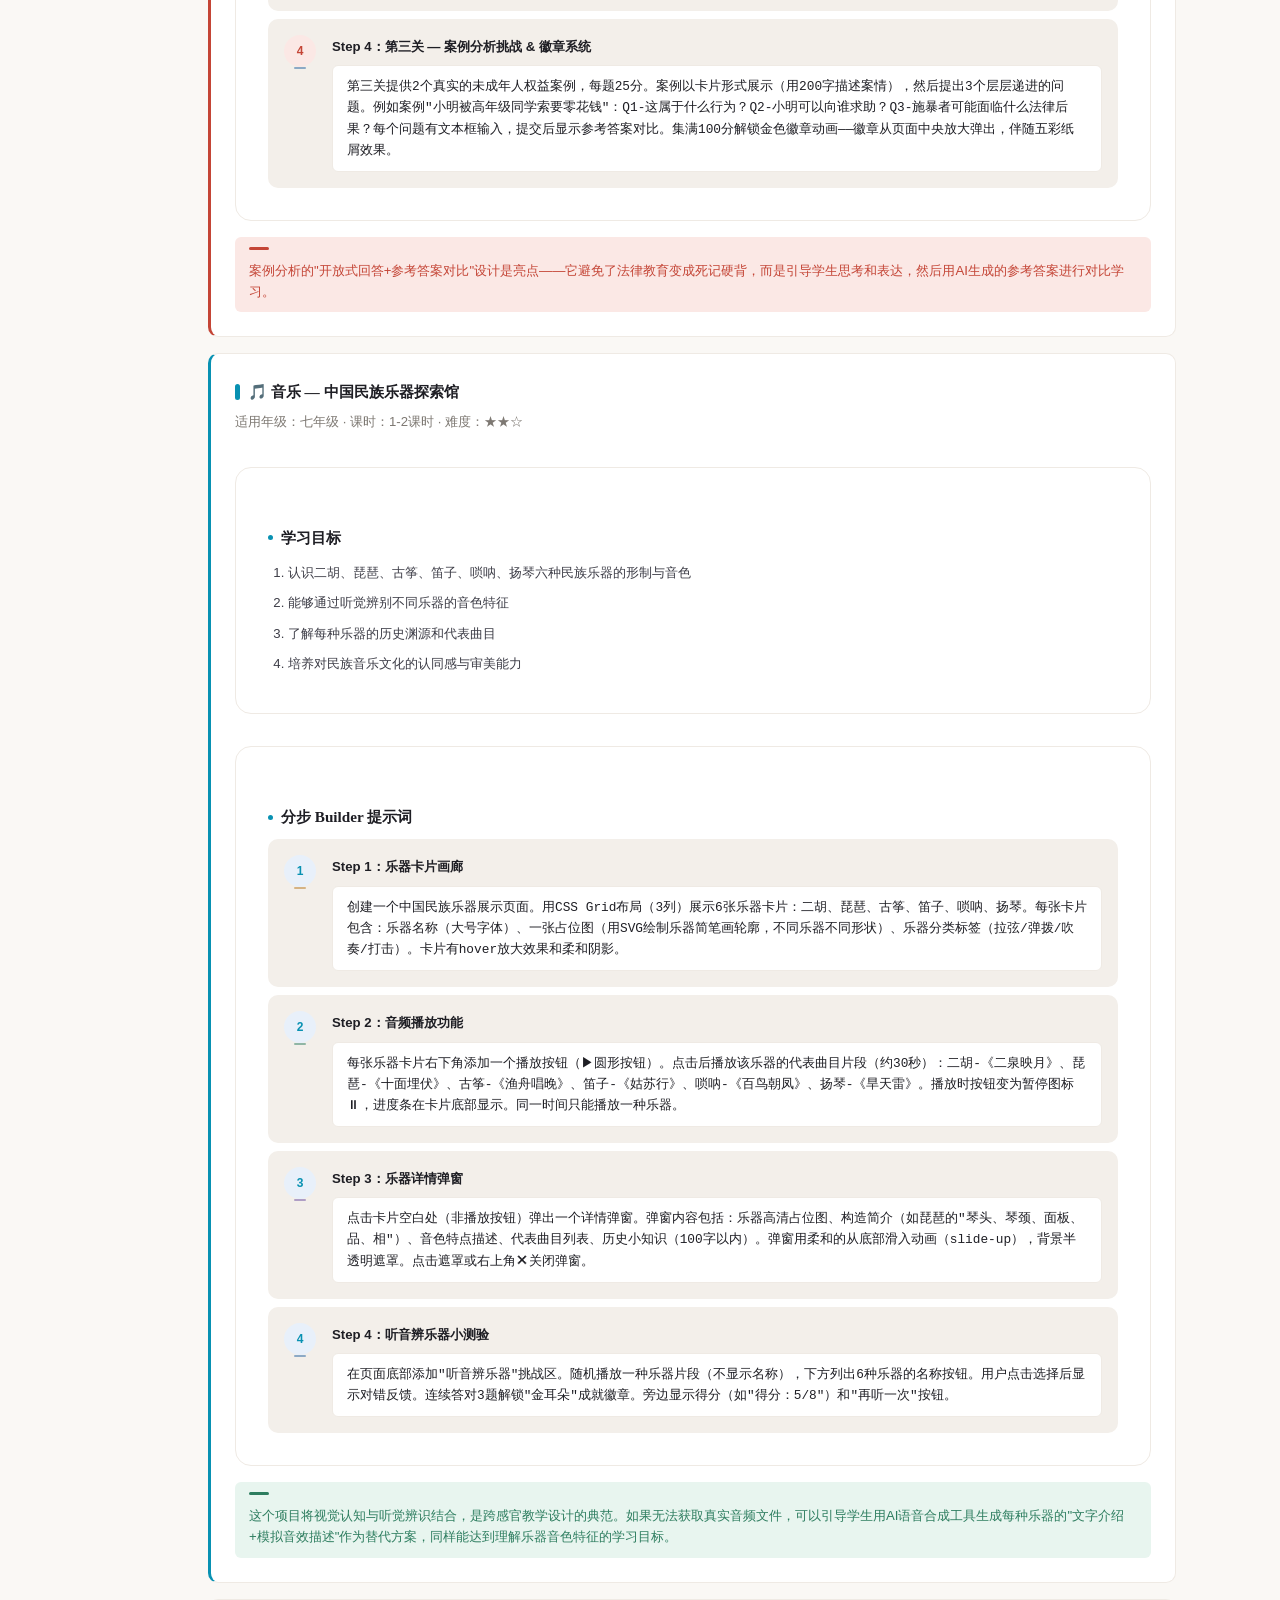
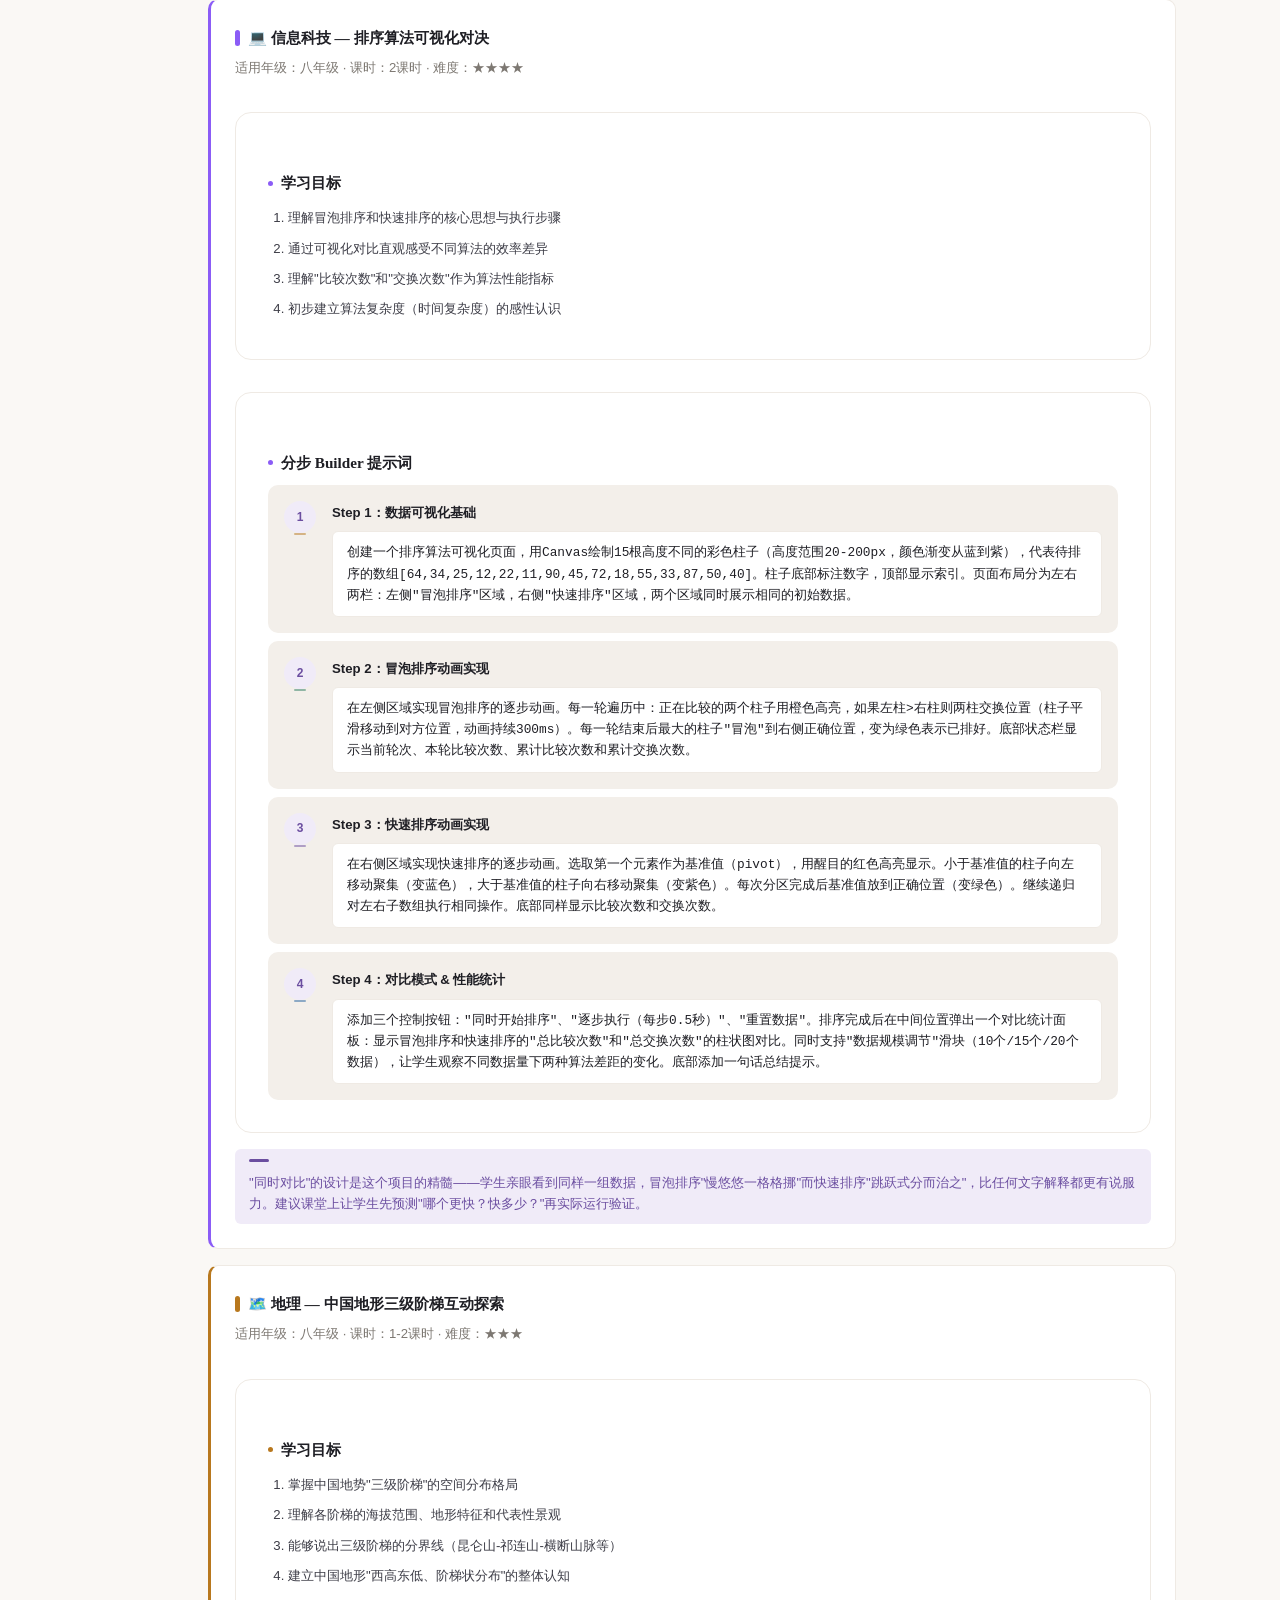
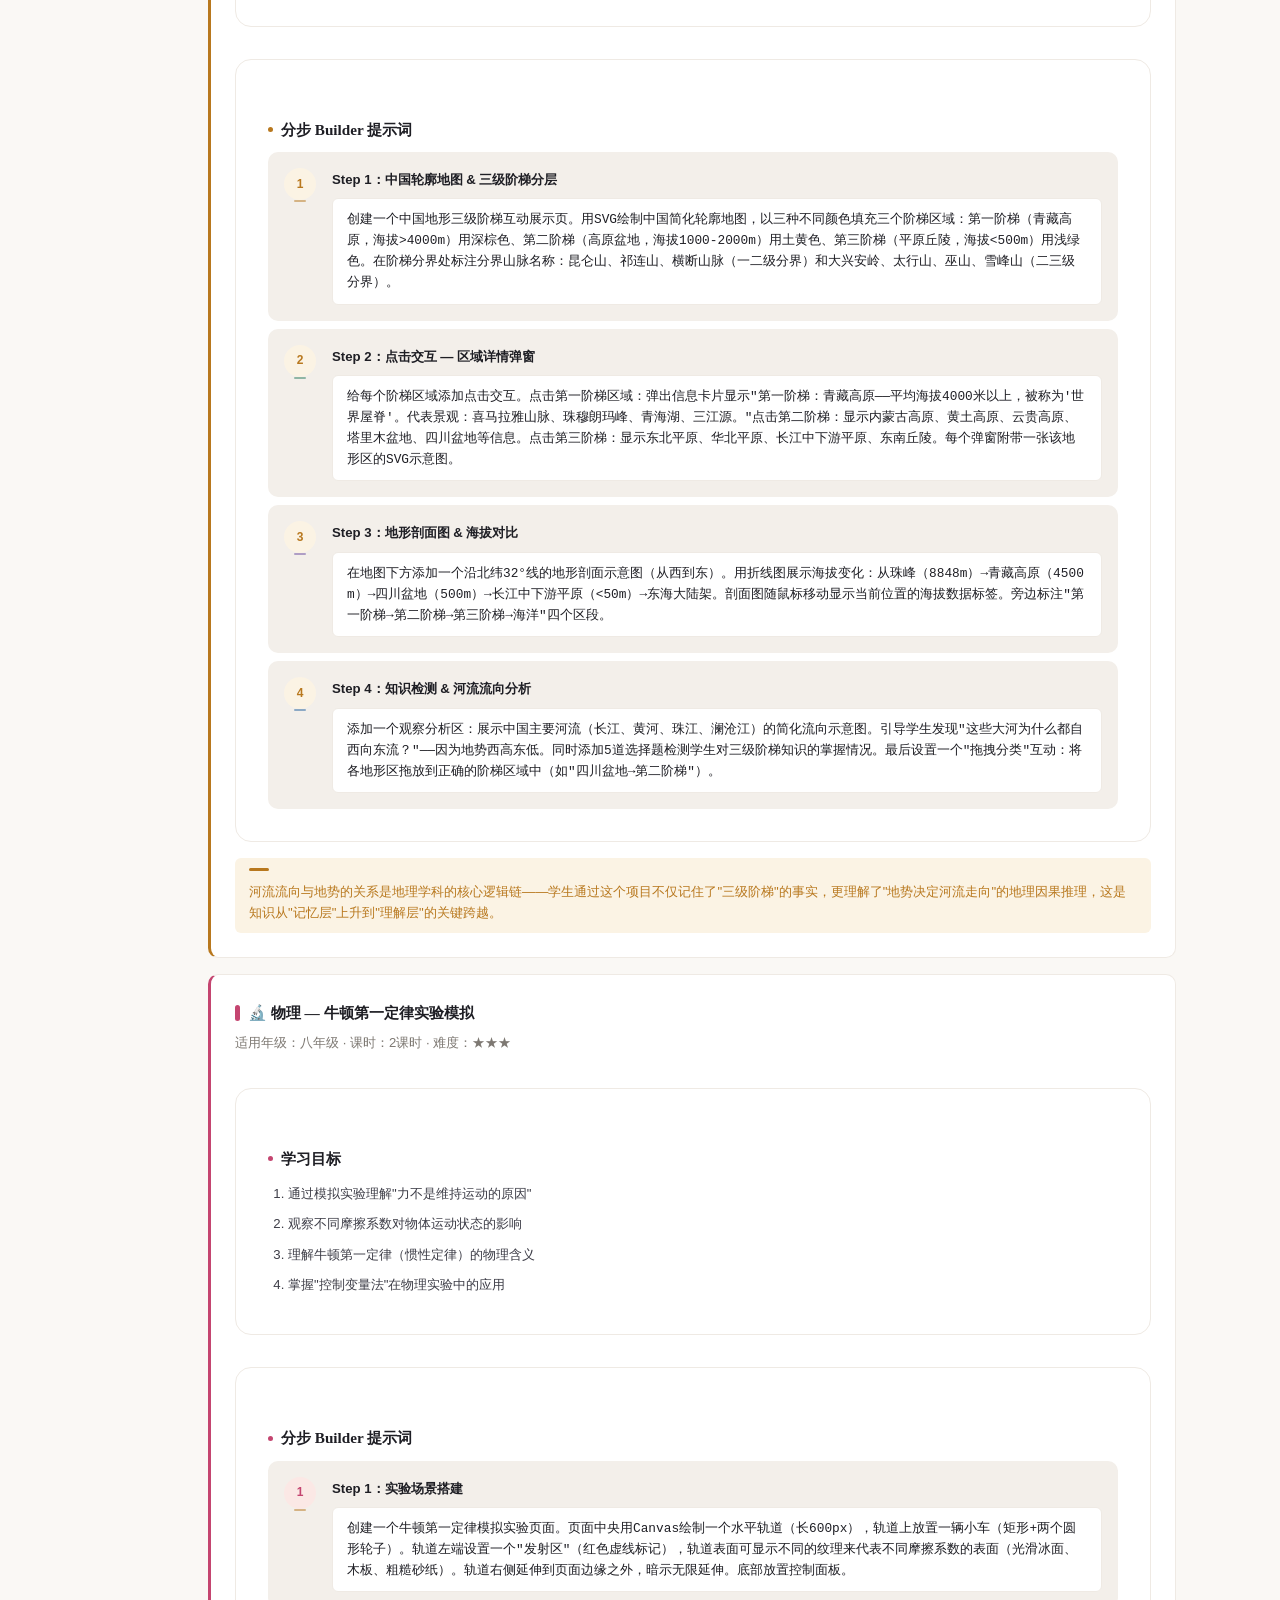
<file: lecture1.html>
<!DOCTYPE html>
<html lang="zh-CN">
<head>
<meta charset="UTF-8">
<meta name="viewport" content="width=device-width, initial-scale=1.0">
<title>第一讲：教学网站自己做——项目式学习与新一代AI编码工具实战</title>
<link rel="stylesheet" href="css/styles.css">
</head>
<body>

<!-- ═══════════════════ Navigation ═══════════════════ -->
<nav class="nav" id="navbar">
  <div class="nav-inner">
    <a href="index.html" class="nav-logo">AI<span>×</span>教学</a>
    <button class="nav-mobile-toggle" id="mobileToggle" aria-label="菜单">
      <span></span><span></span><span></span>
    </button>
    <ul class="nav-links" id="navLinks">
      <li><a href="index.html">课程首页</a></li>
      <li><a href="lecture1.html" class="active">第一讲</a></li>
      <li><a href="lecture2.html">第二讲</a></li>
      <li><a href="lecture3.html">第三讲</a></li>
      <li><a href="lecture4.html">第四讲</a></li>
    </ul>
  </div>
</nav>

<!-- ═══════════════════ Page Header ═══════════════════ -->
<header class="page-header">
  <div class="hero-badge">第一讲</div>
  <h1 style="font-family:'Noto Serif SC',serif;font-size:clamp(2rem,5vw,3.2rem);font-weight:900;line-height:1.35;color:var(--ink);max-width:800px;margin:0 auto 16px;">教学网站<em style="font-style:normal;color:var(--vermillion);">自己做</em></h1>
  <p class="hero-subtitle">项目式学习与新一代AI编码工具实战——零基础教师也能独立打造交互式教学网站</p>
  <div class="hero-decor">
    <svg viewBox="0 0 24 24" fill="none" stroke="currentColor" stroke-width="1.5"><circle cx="12" cy="12" r="3"/><circle cx="12" cy="12" r="8" stroke-dasharray="3 3"/></svg>
  </div>
</header>

<!-- ═══════════════════ Section Content ═══════════════════ -->
<section class="section">

  <!-- ── 1.1 人工智能的革新——AI不只是聊天 ── -->
  <div class="subsection">
    <h3 class="subsection-title"><span class="subsection-num red">1.1</span>人工智能的革新——AI不只是聊天</h3>
    <div class="subsection-body">
      <p>当大多数人还在把AI当作一个"聊天机器人"时，人工智能的能力边界已经远远超出了文字对话的范畴。从文本生成到视频创作，从辅助编程到自主决策，AI正在以六种核心能力重塑教育工作的每一个环节。</p>
    </div>
    <div class="cards-grid">
      <div class="info-card">
        <h4>文生文</h4>
        <p>撰写教案、设计习题、批改作文、生成课堂逐字稿。代表工具：ChatGPT、文心一言、DeepSeek、Kimi。</p>
      </div>
      <div class="info-card">
        <h4>文生图</h4>
        <p>生成教学插图、知识图谱、思维导图、板书设计。代表工具：Midjourney、DALL·E、通义万相。</p>
      </div>
      <div class="info-card">
        <h4>文生声音</h4>
        <p>生成课文朗读、英语听力材料、多语种配音、课堂背景音效。代表工具：豆包TTS、剪映配音、Fish Audio。</p>
      </div>
      <div class="info-card">
        <h4>文生视频</h4>
        <p>制作微课视频、知识动画、实验演示、历史场景还原。代表工具：Sora、可灵、即梦、剪映AI。</p>
      </div>
      <div class="info-card">
        <h4>文生代码</h4>
        <p>创建教学网站、交互式演示、自动批改工具、数据分析脚本。代表工具：Trae、Claude Code、Cursor、GitHub Copilot。</p>
      </div>
      <div class="info-card">
        <h4>智能体</h4>
        <p>搭建自动答疑机器人、个性化学习助手、作业批改Bot、教务管理系统。代表工具：Coze、Dify、Manus。</p>
      </div>
    </div>
  </div>

  <!-- ── 1.2 人工智能的演变——从GPT到智能体 ── -->
  <div class="subsection">
    <h3 class="subsection-title"><span class="subsection-num red">1.2</span>人工智能的演变——从GPT到智能体</h3>
    <div class="subsection-body">
      <p>人工智能的发展经历了四个关键阶段，每个阶段都对应着不同的能力和教学应用场景。理解这个演进路线，有助于教师把握AI工具的核心价值，选择最合适的工具解决教学中的实际问题。</p>

      <div class="flow-steps">
        <!-- Stage 1: 对话式AI -->
        <div class="flow-step">
          <div class="flow-step-num">1</div>
          <h4>对话式AI</h4>
          <p style="font-size:0.75rem;color:var(--stone);margin-bottom:4px;">2022 — 2023</p>
          <p>以ChatGPT、文心一言、DeepSeek为代表的大语言模型，能够理解自然语言并进行多轮对话。可以撰写教案、设计练习题、润色文本、翻译资料。但缺乏对图像和声音的理解能力，输出仅限于文字。</p>
          <p style="margin-top:8px;font-size:0.78rem;color:var(--jade);font-weight:600;">教学用途：备课方案生成、习题出题、作文批改、课堂问答设计</p>
        </div>

        <!-- Stage 2: 多模态AI -->
        <div class="flow-step">
          <div class="flow-step-num">2</div>
          <h4>多模态AI</h4>
          <p style="font-size:0.75rem;color:var(--stone);margin-bottom:4px;">2023 — 2024</p>
          <p>以GPT-4V、通义千问、Sora为代表的多模态AI，突破了纯文本的限制，能够理解图像内容、生成图像和视频、识别语音。可以识别拍照的试卷手写内容，将文字教案自动转为短视频。</p>
          <p style="margin-top:8px;font-size:0.78rem;color:var(--jade);font-weight:600;">教学用途：生成教学插图、制作微课视频、OCR识别手写作业、口语评测</p>
        </div>

        <!-- Stage 3: AI编程助手 -->
        <div class="flow-step">
          <div class="flow-step-num">3</div>
          <h4>AI编程助手</h4>
          <p style="font-size:0.75rem;color:var(--stone);margin-bottom:4px;">2024 — 2025</p>
          <p>以Cursor、Trae、Claude Code、GitHub Copilot为代表的AI编程工具，标志着从"AI辅助聊天"到"AI辅助创造"的质变。教师不再需要写代码，只需用自然语言描述需求，AI就能生成完整的网页、小工具、互动课件。这是本课程的核心工具链。</p>
          <p style="margin-top:8px;font-size:0.78rem;color:var(--jade);font-weight:600;">教学用途：搭建交互式教学网站、制作课堂互动工具、自动批改作业系统</p>
        </div>

        <!-- Stage 4: AI智能体 -->
        <div class="flow-step">
          <div class="flow-step-num">4</div>
          <h4>AI智能体</h4>
          <p style="font-size:0.75rem;color:var(--stone);margin-bottom:4px;">2025 — 至今</p>
          <p>以Coze、Dify、Manus为代表的AI智能体，将AI从"单次问答"升级为"自主决策与行动"。智能体可以自动拆解任务、调用多种工具、执行完整工作流。例如：收集全班作业 → 自动批改 → 生成成绩分析报告 → 给每个学生发送个性化反馈。</p>
          <p style="margin-top:8px;font-size:0.78rem;color:var(--jade);font-weight:600;">教学用途：自动批改Bot、24小时答疑助手、个性化学习伙伴、教务管理Agent</p>
        </div>
      </div>

      <p style="margin-top:28px;font-size:0.9rem;color:var(--ink-light);">从第一阶段到第四阶段，AI的能力呈现出"理解→感知→创造→自主"的递进趋势。对于教师而言，第三和第四阶段的工具最具实战价值——它们不再只是辅助思考的"参谋"，而是能够独立完成任务的"执行者"。<strong style="color:var(--vermillion);">本课程将重点聚焦于AI编程助手（第三阶段），并结合智能体工具（第四阶段），手把手带您完成从工具认知到自主创作的完整闭环。</strong></p>
    </div>
  </div>

  <!-- ── 1.3 什么是Vibe Coding？ ── -->
  <div class="subsection">
    <h3 class="subsection-title"><span class="subsection-num red">1.3</span>什么是Vibe Coding？</h3>
    <div class="subsection-body">
      <p>"Vibe Coding"（氛围编程）是2025年由OpenAI联合创始人、前特斯拉AI负责人<strong>Andrej Karpathy</strong>提出的全新编程范式。这个概念彻底颠覆了传统编程的认知——编程不再是逐行手敲代码，而是用自然语言描述你想要的"氛围"或"感觉"，AI自动理解你的意图并生成完整代码。</p>
      <p style="margin-top:12px;">Karpathy的原话是："<em>有一种新型的编程方式，我称之为'Vibe Coding'——你完全沉浸在氛围中，拥抱大模型的能力，几乎忘记代码的存在。</em>" 换句话说，Vibe Coding的核心是<strong style="color:var(--vermillion);">"你描述想法，AI实现结果"</strong>。对于不懂代码的教师来说，这意味着只需描述"我想要一个什么样的教学页面"，AI就能帮你做出来。</p>

      <!-- Tool Comparison Table -->
      <h4 style="font-family:'Noto Serif SC',serif;font-size:1.1rem;margin:36px 0 16px;color:var(--ink);">三大类Vibe Coding工具对比</h4>
      <div class="tools-table-wrap">
        <table class="tools-table">
          <thead>
            <tr>
              <th>类别</th>
              <th>代表工具</th>
              <th>使用方式</th>
              <th>适合人群</th>
              <th>上手难度</th>
              <th>推荐指数</th>
            </tr>
          </thead>
          <tbody>
            <tr>
              <td><strong>集成开发环境(IDE)</strong></td>
              <td>Trae、Cursor、Windsurf</td>
              <td>安装桌面软件，在IDE中边描述边生成</td>
              <td>所有教师（最推荐）</td>
              <td><span class="badge normal">简单</span></td>
              <td><span class="badge recommend">极力推荐</span></td>
            </tr>
            <tr>
              <td><strong>终端命令行(CLI)</strong></td>
              <td>Claude Code、Gemini CLI</td>
              <td>在终端中输入自然语言指令</td>
              <td>有一定技术基础的教师</td>
              <td><span class="badge good">中等</span></td>
              <td><span class="badge recommend">推荐</span></td>
            </tr>
            <tr>
              <td><strong>在线平台(Platform)</strong></td>
              <td>Coze、Dify、Replit</td>
              <td>浏览器中拖拽或对话创建应用</td>
              <td>无代码基础的教师</td>
              <td><span class="badge normal">最简单</span></td>
              <td><span class="badge good">适合入门</span></td>
            </tr>
          </tbody>
        </table>
      </div>

      <!-- Multi-subject Application Guide -->
      <h4 style="font-family:'Noto Serif SC',serif;font-size:1.1rem;margin:40px 0 16px;color:var(--ink);">多学科应用场景指南</h4>
      <p style="margin-bottom:16px;">不同学科的教学需求差异很大，选择合适的Vibe Coding工具能事半功倍。以下是各学科推荐的方案组合：</p>

      <div class="cards-grid">
        <div class="subject-card border-red">
          <h5>语文</h5>
          <p class="subtitle">推荐工具：Trae + Coze</p>
          <p style="font-size:0.85rem;color:var(--stone);line-height:1.7;"><strong>典型场景：</strong>古诗赏析网站、作文批改Bot、文言文互动翻译器、名著阅读打卡页面<br><strong>提示词示例：</strong>"创建一个唐诗三百首的交互式学习页面，包含诗人简介、诗词原文、字词注释、赏析音频"</p>
        </div>
        <div class="subject-card border-blue">
          <h5>数学</h5>
          <p class="subtitle">推荐工具：Trae + Claude Code</p>
          <p style="font-size:0.85rem;color:var(--stone);line-height:1.7;"><strong>典型场景：</strong>几何图形动态演示、函数图像探索器、概率实验模拟器<br><strong>提示词示例：</strong>"用Three.js做一个三角形内角和的可视化演示，可以拖动顶点改变三角形形状"</p>
        </div>
        <div class="subject-card border-orange">
          <h5>英语</h5>
          <p class="subtitle">推荐工具：Trae + Coze</p>
          <p style="font-size:0.85rem;color:var(--stone);line-height:1.7;"><strong>典型场景：</strong>单词闪卡记忆游戏、口语陪练Bot、语法闯关答题页<br><strong>提示词示例：</strong>"生成一个英语单词闪卡记忆游戏，展示单词、音标、释义和例句，点击可翻转查看中文"</p>
        </div>
        <div class="subject-card border-pink">
          <h5>思政</h5>
          <p class="subtitle">推荐工具：Coze + Trae</p>
          <p style="font-size:0.85rem;color:var(--stone);line-height:1.7;"><strong>典型场景：</strong>时事案例库、法律知识问答Bot、社会主义核心价值观互动展示<br><strong>提示词示例：</strong>"创建一个未成年人保护法的问答知识库，包含常见案例和法条解读"</p>
        </div>
        <div class="subject-card border-purple">
          <h5>音乐</h5>
          <p class="subtitle">推荐工具：Trae</p>
          <p style="font-size:0.85rem;color:var(--stone);line-height:1.7;"><strong>典型场景：</strong>乐理互动教学页面、节奏训练工具、乐器识别游戏<br><strong>提示词示例：</strong>"做一个钢琴键盘模拟器，点击琴键显示对应音名和简谱，支持和弦同时发声"</p>
        </div>
        <div class="subject-card border-cyan">
          <h5>信息科技</h5>
          <p class="subtitle">推荐工具：Claude Code + Trae</p>
          <p style="font-size:0.85rem;color:var(--stone);line-height:1.7;"><strong>典型场景：</strong>算法可视化动画、Python交互式教程、网络原理模拟<br><strong>提示词示例：</strong>"生成一个冒泡排序的动画演示页面，可视化展示每一轮的比较和交换过程"</p>
        </div>
      </div>

    </div>
  </div>

  <!-- ── 1.4 Trae IDE入门 ── -->
  <div class="subsection">
    <h3 class="subsection-title"><span class="subsection-num red">1.4</span>Trae IDE入门</h3>
    <div class="subsection-body">
      <p>在众多Vibe Coding工具中，<strong style="color:var(--vermillion);">Trae</strong>（字节跳动出品）是最适合教师入门的AI编程IDE。它完全免费，界面友好，内置了三种工作模式来适配不同场景。本节将带你逐一了解并实战操作。</p>

      <!-- Builder 模式 -->
      <div class="detail-box" style="margin-top:24px;">
        <h4>Builder模式详解 —— 用对话创建完整项目</h4>
        <p style="font-size:0.9rem;color:var(--stone);margin-bottom:16px;">Builder模式是Trae最核心的功能，适合从零开始构建项目。你只需要用自然语言描述想要什么，AI自动规划项目结构、生成所有文件。</p>
        <h5>操作步骤</h5>
        <ol>
          <li><strong>打开Trae</strong>：启动Trae桌面应用，首次使用需要注册登录（支持手机号或邮箱）。</li>
          <li><strong>进入Builder模式</strong>：点击左侧工具栏的"Builder"图标（像一个魔法棒的按钮），进入Builder对话界面。</li>
          <li><strong>描述需求</strong>：在输入框中用中文描述你想要创建的项目。越具体越好——说明主题、功能模块、配色风格、目标用户。</li>
          <li><strong>AI自动生成</strong>：点击发送后，AI会展示它的项目规划，然后自动创建文件夹、生成HTML/CSS/JS文件、预览运行结果。</li>
        </ol>

        <h5>实战示例</h5>
        <p style="font-size:0.85rem;color:var(--stone);margin-bottom:8px;">在Builder中输入以下提示词：</p>
        <div class="prompt-text" style="margin-left:0;">创建一个初中语文《春》的课文赏析网页，包含原文、字词注释、段落分析、朗读音频播放器。使用温暖清新的配色，适合14-15岁学生使用。</div>
        <p style="margin-top:12px;font-size:0.85rem;color:var(--stone);">AI收到这个指令后，会自动生成：</p>
        <ul style="font-size:0.85rem;color:var(--ink-light);line-height:2;padding-left:20px;">
          <li>完整的HTML结构（原文区、注释区、分析区、音频区）</li>
          <li>配套的CSS样式文件（温暖清新配色）</li>
          <li>JavaScript交互逻辑（音频播放控制、段落折叠）</li>
          <li>在浏览器中实时预览效果</li>
        </ul>
        <div class="tip-box green">教学提示：Builder模式最适合"从零到一"的项目创建。教师在备课时，可以直接用Builder生成一个完整的教学网页框架，再逐步调整细节。</div>
      </div>

      <!-- Chat 模式 -->
      <div class="detail-box">
        <h4>Chat模式详解 —— 对话式代码修改与学习</h4>
        <p style="font-size:0.9rem;color:var(--stone);margin-bottom:16px;">Chat模式适合在已有代码的基础上进行修改、优化或学习。选中某段代码后，用快捷键调出Chat面板，AI会在当前文件上下文中回答问题。</p>

        <h5>操作方式</h5>
        <ol>
          <li><strong>选中代码</strong>：在编辑器中用鼠标选中你想了解的代码片段。</li>
          <li><strong>快捷键</strong>：按下 <code style="background:rgba(196,30,58,0.08);padding:2px 8px;border-radius:4px;font-size:0.82rem;">Ctrl+L</code>（Mac上是 <code style="background:rgba(196,30,58,0.08);padding:2px 8px;border-radius:4px;font-size:0.82rem;">Cmd+L</code>），弹出Chat对话窗口。</li>
          <li><strong>提问或指令</strong>：在Chat中输入你的问题或修改指令，AI会根据选中的代码上下文给出回答或执行修改。</li>
        </ol>

        <h5>多学科使用示例</h5>
        <div style="display:flex;flex-direction:column;gap:8px;margin-top:8px;">
          <div class="prompt-text" style="margin-left:0;">解释这段JavaScript代码每一行在做什么，用通俗的语言。</div>
          <div class="prompt-text" style="margin-left:0;">给这个提交按钮的点击事件添加错误处理，当输入为空时弹出提示。</div>
          <div class="prompt-text" style="margin-left:0;">把这个页面的主题色从蓝色改成温暖的橙色系，适合小学语文教学场景。</div>
          <div class="prompt-text" style="margin-left:0;">这段代码处理了用户的点击事件，请帮我添加键盘回车键的支持。</div>
        </div>
        <div class="tip-box gold" style="margin-top:12px;">Chat模式的核心价值是"边看边问边改"——不像Builder那样推倒重建，而是像家教一样在旁边帮你理解和优化代码。</div>
      </div>

      <!-- Solo 模式 -->
      <div class="detail-box">
        <h4>Solo模式详解 —— 最强自主编程模式</h4>
        <p style="font-size:0.9rem;color:var(--stone);margin-bottom:16px;">Solo模式是Trae中最强大的模式——你描述整个项目，AI像一个独立开发者一样，自主规划、编码、测试、迭代，直到完成目标。整个过程AI会持续性地输出，中间不需要人工干预。</p>

        <h5>完整实操示例：生成一个"化学元素周期表互动学习页面"</h5>
        <p style="font-size:0.85rem;color:var(--stone);margin-bottom:8px;"><strong>第一轮提示词</strong>——建立项目框架：</p>
        <div class="prompt-text" style="margin-left:0;">创建一个化学元素周期表的互动学习页面，需求如下：
1. 用CSS Grid完整展示118个元素的周期表
2. 每种元素用不同颜色区分（金属/非金属/稀有气体等）
3. 点击元素弹出详细信息卡片（原子序数、原子量、电子排布、发现历史）
4. 整体设计要有科技感，使用深色背景和霓虹色彩</div>
        <p style="font-size:0.85rem;color:var(--stone);margin:12px 0 8px;"><strong>第二轮提示词</strong>——增加搜索和过滤：</p>
        <div class="prompt-text" style="margin-left:0;">现在在页面顶部添加一个搜索框，用户可以输入元素名称或符号快速查找。同时添加分类过滤器按钮（全部/金属/非金属/稀有气体/镧系/锕系），点击后只显示对应类别的元素。搜索框和过滤器需要有平滑的动画效果。</div>
        <p style="font-size:0.85rem;color:var(--stone);margin:12px 0 8px;"><strong>第三轮提示词</strong>——增加学习功能：</p>
        <div class="prompt-text" style="margin-left:0;">添加一个"学习模式"开关，开启后进入测验模式：随机显示一个元素符号，用户需要从4个选项中选出正确的中文名称。统计答对数量并显示进度条。答对的元素在周期表上用金色边框高亮。</div>
        <div class="tip-box purple" style="margin-top:12px;">Solo模式适合有明确完整需求的项目。把整个过程想象成你在给一位程序员下达开发任务——把你的需求描述清楚，剩下的交给AI。</div>
      </div>

      <!-- MCP 支持 -->
      <div class="detail-box">
        <h4>MCP支持 —— 连接更多外部能力</h4>
        <p style="font-size:0.9rem;color:var(--stone);margin-bottom:12px;">MCP（Model Context Protocol，模型上下文协议）是2025年推出的开放协议，让AI能够连接各种外部工具和数据源。Trae支持MCP协议，这意味着AI可以读取本地文件、访问数据库、调用第三方API——不再是孤立的对话窗口，而是一个能够与外界交互的智能中枢。</p>
        <p style="font-size:0.9rem;color:var(--stone);">在本课程的<strong>第二讲</strong>中，我们将深入讲解如何利用MCP协议，将Claude Code与TAPD项目管理平台打通，实现从需求分析到代码生成的完整工作流。敬请期待！</p>
      </div>

    </div>
  </div>

  <!-- ── 1.5 实战案例：面向PBL的教学网站制作 ── -->
  <div class="subsection">
    <h3 class="subsection-title"><span class="subsection-num red">1.5</span>实战案例：面向PBL的教学网站制作</h3>
    <div class="subsection-body">
      <p>掌握了工具知识之后，最重要的就是<strong style="color:var(--vermillion);">动手实践</strong>。本节将以项目式学习（PBL）的方法论，带你完整走一遍"从想法到上线"的全流程。我们将以初中语文课文<strong>朱自清《春》</strong>为例，创建一个功能完整的交互式教学网站。你不需要有任何编程基础——跟着提示词一步步操作即可。</p>
      <p style="margin-top:8px;font-size:0.85rem;color:var(--stone);">本案例角色设定：一位初中语文老师，希望为《春》这篇课文创建一个学生可以自主浏览学习的交互式网页。</p>

      <!-- Step 1 -->
      <div class="prompt-step">
        <div class="prompt-step-num">1</div>
        <div class="prompt-step-content">
          <strong>Step 1: 确定项目目标与设计（约10分钟）</strong>
          <p>首先，我们需要和AI一起做好项目规划。把AI当作你的产品经理和教学设计顾问，让它帮你理清网站应该包含哪些功能模块。</p>
          <div class="prompt-text">我要创建一个初中语文课文《春》的交互式教学网站，目标用户是初一学生。请帮我规划网站应该包含哪些功能模块？每个模块的教学目标是什么？请用表格输出规划方案。</div>
          <p style="margin-top:8px;font-size:0.82rem;color:var(--stone);">AI会给出类似下面的规划建议——</p>
          <p style="margin-top:4px;font-size:0.82rem;color:var(--ink-light);"><strong>AI建议的功能模块：</strong>① 课文原文展示区（熟悉课文）→ ② 生字词学习卡片（积累词汇）→ ③ 段落赏析折叠面板（理解写法）→ ④ 朗读音频播放器（培养语感）→ ⑤ 课后练习检测（巩固知识）</p>
          <p style="margin-top:4px;font-size:0.82rem;color:var(--stone);">确认规划后，记录下来作为后续操作的依据。这个步骤虽然花些时间，但"磨刀不误砍柴工"。</p>
        </div>
      </div>

      <!-- Step 2 -->
      <div class="prompt-step">
        <div class="prompt-step-num">2</div>
        <div class="prompt-step-content">
          <strong>Step 2: 创建项目（约5分钟）</strong>
          <p>打开Trae，切换到Builder模式。在输入框中粘贴下面的提示词，AI将自动生成项目的骨架代码。</p>
          <div class="prompt-text">创建一个单页HTML网站，主题是朱自清《春》的课文教学，包含以下功能：1.课文原文展示区 2.生字词学习卡片 3.段落赏析区域 4.朗读音频播放器 5.课后练习检测。使用温暖清新的配色方案（主色调：浅绿+鹅黄+暖白），适合初中生使用。所有文字使用中文，字体选用适合阅读的无衬线字体。</div>
          <p style="margin-top:8px;font-size:0.82rem;color:var(--stone);">Trae会开始工作：分析需求 → 规划结构 → 生成HTML → 添加CSS样式 → 在预览窗口展示效果。这个过程通常需要1-3分钟，你可以在右侧预览区实时看到页面的生成过程。</p>
          <div class="tip-box green">看到初始页面后不要着急——这时候只是一个框架，功能还不完善。接下来的步骤会让它逐渐丰满起来。</div>
        </div>
      </div>

      <!-- Step 3 -->
      <div class="prompt-step">
        <div class="prompt-step-num">3</div>
        <div class="prompt-step-content">
          <strong>Step 3: 逐步完善各模块（约40分钟）</strong>
          <p>这是最核心的步骤。逐个模块向AI提出优化需求，每次聚焦一个功能点。下面是每个模块的完整提示词——</p>

          <!-- 3a -->
          <div style="background:#fff;border:1px solid var(--border);border-radius:var(--radius);padding:16px;margin-top:12px;">
            <strong style="color:var(--vermillion);">3a. 课文原文展示区</strong>
            <div class="prompt-text" style="margin-top:8px;">在页面顶部添加课文原文展示区，完整展示朱自清《春》的全文。要求：每个自然段之间有清晰的间距；重要修辞词语（如“朗润、酝酿、卖弄、宛转、应和、黄晕、烘托、抖擞”）用下划线和加粗高亮；段落编号用圆角徽章标注。请给我完整的HTML和CSS代码。</div>
          </div>

          <!-- 3b -->
          <div style="background:#fff;border:1px solid var(--border);border-radius:var(--radius);padding:16px;margin-top:12px;">
            <strong style="color:var(--vermillion);">3b. 生字词学习模块</strong>
            <div class="prompt-text" style="margin-top:8px;">添加一个生字词学习区域，以卡片网格展示《春》中的重点词汇：朗润、酝酿、卖弄、宛转、黄晕、烘托、抖擞。每张卡片包含4项内容：词语（大号加粗）、拼音（灰色小字）、释义（简洁解释）、例句（从课文中引用原句）。卡片hover时有一个向上的微动效和阴影加深。</div>
          </div>

          <!-- 3c -->
          <div style="background:#fff;border:1px solid var(--border);border-radius:var(--radius);padding:16px;margin-top:12px;">
            <strong style="color:var(--vermillion);">3c. 段落赏析模块</strong>
            <div class="prompt-text" style="margin-top:8px;">为课文《春》的每个自然段添加赏析内容，用折叠面板（accordion）实现点击标题展开/收起。每个面板包含两部分：修辞手法分析（如拟人、比喻、排比的具体运用和效果）、情感表达分析（作者通过该段表达了怎样的思想感情）。默认所有面板折叠，点击后平滑展开。</div>
          </div>

          <!-- 3d -->
          <div style="background:#fff;border:1px solid var(--border);border-radius:var(--radius);padding:16px;margin-top:12px;">
            <strong style="color:var(--vermillion);">3d. 音频播放模块</strong>
            <div class="prompt-text" style="margin-top:8px;">添加一个音频播放器区域，为课文中的重点句段创建播放列表。使用HTML5 audio标签，配合自定义样式的播放/暂停按钮。播放列表包含：1.课文全文朗读 2."盼望着，盼望着，东风来了" 3."小草偷偷地从土里钻出来" 4."吹面不寒杨柳风" 5."春天像刚落地的娃娃"。每个播放项旁显示句段名称，当前播放项高亮显示。</div>
          </div>

          <!-- 3e -->
          <div style="background:#fff;border:1px solid var(--border);border-radius:var(--radius);padding:16px;margin-top:12px;">
            <strong style="color:var(--vermillion);">3e. 练习检测模块</strong>
            <div class="prompt-text" style="margin-top:8px;">创建一个交互式测验区域，包含5道关于《春》的选择题。题型分布：第1题关于朱自清的基本文学常识（代表作、文学社团），第2题考查修辞手法判断，第3题考查重点词语理解，第4题考查课文内容细节，第5题考查文学常识延伸。用户点击选项后立即显示正确/错误（绿色/红色），每道题显示简短解析，最后统计总分并显示评语（全对=优秀、4题=良好、3题=及格、2题及以下=需要复习）。</div>
          </div>

        </div>
      </div>

      <!-- Step 4 -->
      <div class="prompt-step">
        <div class="prompt-step-num">4</div>
        <div class="prompt-step-content">
          <strong>Step 4: 美化与优化（约10分钟）</strong>
          <p>所有功能模块都就位后，做最后的视觉打磨，让页面看起来更专业、更精美。</p>
          <div class="prompt-text">优化整个页面的视觉效果：1.添加微妙的背景纹理或柔和的渐变色背景 2.改进字体排版，标题使用衬线字体，正文使用无衬线字体，字号层次分明 3.为卡片添加更精致的阴影和圆角 4.让整体颜色搭配更协调（保持浅绿+鹅黄+暖白的主色调）。同时确保页面在手机和平板上也能正常浏览和操作，所有按钮和文字大小适合触屏。</div>
        </div>
      </div>

      <!-- Step 5 -->
      <div class="prompt-step">
        <div class="prompt-step-num">5</div>
        <div class="prompt-step-content">
          <strong>Step 5: 部署上线（约15分钟）</strong>
          <p>网站做好了，最后一步是让学生能够访问它。这里推荐几种最简便的部署方案。</p>
          <div class="prompt-text">这个网站是一个单页HTML文件，怎么发布到网上让学生访问？给我最简单的部署方案。我没有任何服务器运维经验。</div>
          <p style="margin-top:8px;font-size:0.82rem;color:var(--stone);">AI会推荐以下方案（按难度排序）：</p>
          <ul style="font-size:0.82rem;color:var(--ink-light);line-height:2;padding-left:20px;margin-top:4px;">
            <li><strong>GitHub Pages（推荐）：</strong>免费、无需服务器、绑定域名后即可访问。将HTML文件上传到GitHub仓库，开启Pages功能即自动部署。</li>
            <li><strong>Cloudflare Pages：</strong>同样免费，国内访问速度较好，支持拖拽上传。</li>
            <li><strong>腾讯云静态托管 / 阿里云OSS：</strong>国内访问最快，有免费额度，适合校内正式使用。</li>
            <li><strong>局域网共享（临时方案）：</strong>将HTML文件放在教室电脑上，用Python一行命令启动临时Web服务器，学生在同一WiFi下用浏览器访问。</li>
          </ul>
          <div class="tip-box green">GitHub Pages是最推荐的方案——完全免费，绑定域名后学生随时随地都能访问。本课程的配套资源网站就部署在GitHub Pages上。详细的部署步骤请参考本课程的拓展资料包。</div>
        </div>
      </div>

      <!-- Multi-Subject Extension -->
      <div class="subsection-title" style="margin-top:48px;">
        <span class="subsection-num purple">延</span> 多学科项目扩展
      </div>
      <p style="font-size:0.9rem;color:var(--muted);margin-bottom:24px;padding-left:52px;">上面以语文课文《春》为例展示了完整流程——同样的 PBL 方法论可以迁移到任何学科。以下是七大学科的详细项目方案，每个都包含<strong>学习目标、分步 Builder 提示词和预期成果</strong>，你可以直接复制提示词开始创建。</p>

      <!-- ═══ 数学 ═══ -->
      <div class="subject-card border-blue" style="margin-left:52px;">
        <h5>📐 数学 — 勾股定理可视化证明</h5>
        <p class="subtitle">适用年级：八年级 · 课时：2课时 · 难度：★★☆</p>
        <div style="margin-top:16px;">
          <div class="detail-box">
            <h5>学习目标</h5>
            <ol>
              <li>通过动画直观理解勾股定理的几何含义</li>
              <li>掌握"赵爽弦图"的证明思路（出入相补法）</li>
              <li>能够运用勾股定理计算任意直角三角形的边长</li>
              <li>通过分层练习巩固不同难度级别的应用能力</li>
            </ol>
          </div>
        </div>
        <div style="margin-top:16px;">
          <div class="detail-box">
            <h5>分步 Builder 提示词</h5>
            <div class="prompt-step">
              <span class="prompt-step-num" style="background:var(--info-wash);color:var(--info);">1</span>
              <div class="prompt-step-content">
                <strong>Step 1：搭建页面框架 & 定理介绍</strong>
                <div class="prompt-text">创建一个勾股定理教学网页。顶部用大标题"勾股定理"和副标题"a² + b² = c²"。下方放置一个直角三角形，标注三条边a、b、c，其中斜边c用红色高亮。三角形下方用一段话介绍定理内容。整体使用清爽的学术风格配色。</div>
              </div>
            </div>
            <div class="prompt-step">
              <span class="prompt-step-num" style="background:var(--info-wash);color:var(--info);">2</span>
              <div class="prompt-step-content">
                <strong>Step 2：赵爽弦图动画演示</strong>
                <div class="prompt-text">在三角形下方添加"赵爽弦图"证明区域。用Canvas画一个大正方形（边长=a+b），内部包含4个全等直角三角形和一个中间小正方形（边长=c）。添加"开始演示"按钮：点击后4个三角形旋转移动到新的位置，形成两个正方形（面积分别a²+b²），与c²的正方形重合，直观展示a²+b²=c²。动画要流畅，持续2秒。</div>
              </div>
            </div>
            <div class="prompt-step">
              <span class="prompt-step-num" style="background:var(--info-wash);color:var(--info);">3</span>
              <div class="prompt-step-content">
                <strong>Step 3：交互式计算器</strong>
                <div class="prompt-text">添加直角三角形边长计算器。提供三个输入框（直角边a、直角边b、斜边c），用户输入任意两个值，点击"计算"按钮自动求出第三个值并显示计算过程。例如输入a=3, b=4，则显示"c² = 3² + 4² = 9 + 16 = 25，所以c = 5"。同时右边的三角形图形自动更新比例。</div>
              </div>
            </div>
            <div class="prompt-step">
              <span class="prompt-step-num" style="background:var(--info-wash);color:var(--info);">4</span>
              <div class="prompt-step-content">
                <strong>Step 4：分层练习题</strong>
                <div class="prompt-text">添加5道练习题，分为三个级别：基础题（2道，已知两直角边求斜边）、提高题（2道，已知斜边和一直角边求另一直角边）、挑战题（1道，实际应用题——求梯子靠墙的高度）。每道题有"A B C D"四个选项，选择后显示对错反馈和详细解析。右上角显示累计得分。</div>
              </div>
            </div>
          </div>
        </div>
        <div class="tip-box green" style="margin-top:16px;">这个项目的核心亮点是"赵爽弦图"动画——将抽象的几何证明变成可视化的图形变换，学生一看就懂。计算器让每个学生都能动手验证，不再是死记硬背公式。</div>
      </div>

      <!-- ═══ 英语 ═══ -->
      <div class="subject-card border-orange" style="margin-left:52px;">
        <h5>🔤 英语 — 单词翻牌记忆游戏</h5>
        <p class="subtitle">适用年级：七年级 · 课时：1课时 · 难度：★★★</p>
        <div style="margin-top:16px;">
          <div class="detail-box">
            <h5>学习目标</h5>
            <ol>
              <li>通过游戏化方式记忆6组核心词汇的英文拼写和中文含义</li>
              <li>理解前端DOM操作与事件处理的基本逻辑</li>
              <li>体验"翻牌→配对→计分"的完整游戏循环开发</li>
              <li>学会通过参数调整（卡片数量、词汇内容）来定制游戏</li>
            </ol>
          </div>
        </div>
        <div style="margin-top:16px;">
          <div class="detail-box">
            <h5>分步 Builder 提示词</h5>
            <div class="prompt-step">
              <span class="prompt-step-num" style="background:var(--warning-wash);color:var(--warning);">1</span>
              <div class="prompt-step-content">
                <strong>Step 1：创建卡片网格 & 翻牌动画</strong>
                <div class="prompt-text">创建一个单词翻牌记忆游戏。用CSS Grid布局放置12张卡片（3行×4列），卡片正面显示"?"问号图案，背面隐藏英文单词或中文释义。点击卡片后以3D翻转动画（rotateY 180度）展示背面内容。如果连续翻开的两张卡片不匹配，0.8秒后自动翻回。</div>
              </div>
            </div>
            <div class="prompt-step">
              <span class="prompt-step-num" style="background:var(--warning-wash);color:var(--warning);">2</span>
              <div class="prompt-step-content">
                <strong>Step 2：配对逻辑 & 词汇数据</strong>
                <div class="prompt-text">定义6组单词数据：apple-苹果、bridge-桥、candle-蜡烛、dragon-龙、eagle-鹰、forest-森林。每张卡片有一个pairId（1-6）和type（"english"或"chinese"）。两张卡片配对的判断条件是pairId相同且type不同。配对成功后卡片保持翻开状态，添加绿色边框和"✓"标记。</div>
              </div>
            </div>
            <div class="prompt-step">
              <span class="prompt-step-num" style="background:var(--warning-wash);color:var(--warning);">3</span>
              <div class="prompt-step-content">
                <strong>Step 3：计分与计时系统</strong>
                <div class="prompt-text">在游戏区域上方添加状态栏：显示"已用步数：0"、"耗时：00:00"和"配对数：0/6"。每翻开两张卡片计为一步，计时器精确到秒。全部6对配对完成后，弹出结算面板："🎉 恭喜完成！你用了【X】步，耗时【Y分Z秒】"，下方显示"重新开始"按钮。</div>
              </div>
            </div>
            <div class="prompt-step">
              <span class="prompt-step-num" style="background:var(--warning-wash);color:var(--warning);">4</span>
              <div class="prompt-step-content">
                <strong>Step 4：难度分级 & 主题切换</strong>
                <div class="prompt-text">添加"难度选择"下拉菜单：简单（6对，3×4）、中等（8对，4×4）、困难（10对，4×5）。同时添加"主题切换"按钮：动物主题（dog-狗、cat-猫等）、食物主题（bread-面包、rice-米饭等）、学校主题（desk-课桌、book-书等）。切换主题时自动重置游戏并更新卡片内容。</div>
              </div>
            </div>
          </div>
        </div>
        <div class="tip-box gold" style="margin-top:16px;">这个项目的最大价值在于"游戏化"——翻牌记忆是最经典的认知训练范式之一。教师可以灵活替换词汇数据，用于任何单元的生词复习，真正实现"做一次，用一学期"。</div>
      </div>

      <!-- ═══ 思政 ═══ -->
      <div class="subject-card border-red" style="margin-left:52px;">
        <h5>⚖️ 思政 — 法律知识问答闯关系统</h5>
        <p class="subtitle">适用年级：八年级 · 课时：2课时 · 难度：★★☆</p>
        <div style="margin-top:16px;">
          <div class="detail-box">
            <h5>学习目标</h5>
            <ol>
              <li>掌握《未成年人保护法》的核心条款和保护领域</li>
              <li>能够运用法律知识分析典型案例</li>
              <li>通过游戏化闯关增强法律意识和社会责任感</li>
              <li>理解交互式问答系统的设计与实现方法</li>
            </ol>
          </div>
        </div>
        <div style="margin-top:16px;">
          <div class="detail-box">
            <h5>分步 Builder 提示词</h5>
            <div class="prompt-step">
              <span class="prompt-step-num" style="background:var(--accent-wash);color:var(--accent);">1</span>
              <div class="prompt-step-content">
                <strong>Step 1：闯关主界面 & 进度系统</strong>
                <div class="prompt-text">创建一个未成年人保护法知识问答闯关系统。顶部显示"法律小卫士闯关"，下方有4个关卡卡片排成一行：第一关"判断题入门"、第二关"单选题进阶"、第三关"案例分析挑战"、第四关"终极裁决"。未解锁的关卡显示为灰色并带有🔒图标。每通过一关后下一关自动解锁。顶部有积分进度条，满100分解锁"法律小卫士"金色徽章。</div>
              </div>
            </div>
            <div class="prompt-step">
              <span class="prompt-step-num" style="background:var(--accent-wash);color:var(--accent);">2</span>
              <div class="prompt-step-content">
                <strong>Step 2：第一关 — 判断题入门（5题）</strong>
                <div class="prompt-text">第一关为5道判断题，每题10分。题目涉及未成年人保护法的基本知识，例如："学校应当尊重未成年学生的受教育权，不得随意开除未成年学生（✓）"。每道题显示一段陈述，下方两个按钮"正确"和"错误"。点击后立即判断对错：正确变绿色+"✓ 答对了！"，错误变红色+"✗ 答错了"并显示正确解释。5题完成后计算总分并解锁下一关。</div>
              </div>
            </div>
            <div class="prompt-step">
              <span class="prompt-step-num" style="background:var(--accent-wash);color:var(--accent);">3</span>
              <div class="prompt-step-content">
                <strong>Step 3：第二关 — 单选题进阶（5题）</strong>
                <div class="prompt-text">第二关为5道单选题，每题15分。题目涵盖家庭保护、学校保护、社会保护和司法保护四个领域。例如："根据未成年人保护法，以下哪种行为是违法的？A.父母指导孩子使用网络 B.商家向未成年人出售烟酒 C.学校组织课外活动 D.未成年人参加志愿服务"。每道题选项点击后高亮选择，提交后显示对错和解析。</div>
              </div>
            </div>
            <div class="prompt-step">
              <span class="prompt-step-num" style="background:var(--accent-wash);color:var(--accent);">4</span>
              <div class="prompt-step-content">
                <strong>Step 4：第三关 — 案例分析挑战 & 徽章系统</strong>
                <div class="prompt-text">第三关提供2个真实的未成年人权益案例，每题25分。案例以卡片形式展示（用200字描述案情），然后提出3个层层递进的问题。例如案例"小明被高年级同学索要零花钱"：Q1-这属于什么行为？Q2-小明可以向谁求助？Q3-施暴者可能面临什么法律后果？每个问题有文本框输入，提交后显示参考答案对比。集满100分解锁金色徽章动画——徽章从页面中央放大弹出，伴随五彩纸屑效果。</div>
              </div>
            </div>
          </div>
        </div>
        <div class="tip-box red" style="margin-top:16px;">案例分析的"开放式回答+参考答案对比"设计是亮点——它避免了法律教育变成死记硬背，而是引导学生思考和表达，然后用AI生成的参考答案进行对比学习。</div>
      </div>

      <!-- ═══ 音乐 ═══ -->
      <div class="subject-card border-cyan" style="margin-left:52px;">
        <h5>🎵 音乐 — 中国民族乐器探索馆</h5>
        <p class="subtitle">适用年级：七年级 · 课时：1-2课时 · 难度：★★☆</p>
        <div style="margin-top:16px;">
          <div class="detail-box">
            <h5>学习目标</h5>
            <ol>
              <li>认识二胡、琵琶、古筝、笛子、唢呐、扬琴六种民族乐器的形制与音色</li>
              <li>能够通过听觉辨别不同乐器的音色特征</li>
              <li>了解每种乐器的历史渊源和代表曲目</li>
              <li>培养对民族音乐文化的认同感与审美能力</li>
            </ol>
          </div>
        </div>
        <div style="margin-top:16px;">
          <div class="detail-box">
            <h5>分步 Builder 提示词</h5>
            <div class="prompt-step">
              <span class="prompt-step-num" style="background:var(--info-wash);color:#0891B2;">1</span>
              <div class="prompt-step-content">
                <strong>Step 1：乐器卡片画廊</strong>
                <div class="prompt-text">创建一个中国民族乐器展示页面。用CSS Grid布局（3列）展示6张乐器卡片：二胡、琵琶、古筝、笛子、唢呐、扬琴。每张卡片包含：乐器名称（大号字体）、一张占位图（用SVG绘制乐器简笔画轮廓，不同乐器不同形状）、乐器分类标签（拉弦/弹拨/吹奏/打击）。卡片有hover放大效果和柔和阴影。</div>
              </div>
            </div>
            <div class="prompt-step">
              <span class="prompt-step-num" style="background:var(--info-wash);color:#0891B2;">2</span>
              <div class="prompt-step-content">
                <strong>Step 2：音频播放功能</strong>
                <div class="prompt-text">每张乐器卡片右下角添加一个播放按钮（▶圆形按钮）。点击后播放该乐器的代表曲目片段（约30秒）：二胡-《二泉映月》、琵琶-《十面埋伏》、古筝-《渔舟唱晚》、笛子-《姑苏行》、唢呐-《百鸟朝凤》、扬琴-《旱天雷》。播放时按钮变为暂停图标⏸，进度条在卡片底部显示。同一时间只能播放一种乐器。</div>
              </div>
            </div>
            <div class="prompt-step">
              <span class="prompt-step-num" style="background:var(--info-wash);color:#0891B2;">3</span>
              <div class="prompt-step-content">
                <strong>Step 3：乐器详情弹窗</strong>
                <div class="prompt-text">点击卡片空白处（非播放按钮）弹出一个详情弹窗。弹窗内容包括：乐器高清占位图、构造简介（如琵琶的"琴头、琴颈、面板、品、相"）、音色特点描述、代表曲目列表、历史小知识（100字以内）。弹窗用柔和的从底部滑入动画（slide-up），背景半透明遮罩。点击遮罩或右上角✕关闭弹窗。</div>
              </div>
            </div>
            <div class="prompt-step">
              <span class="prompt-step-num" style="background:var(--info-wash);color:#0891B2;">4</span>
              <div class="prompt-step-content">
                <strong>Step 4：听音辨乐器小测验</strong>
                <div class="prompt-text">在页面底部添加"听音辨乐器"挑战区。随机播放一种乐器片段（不显示名称），下方列出6种乐器的名称按钮。用户点击选择后显示对错反馈。连续答对3题解锁"金耳朵"成就徽章。旁边显示得分（如"得分：5/8"）和"再听一次"按钮。</div>
              </div>
            </div>
          </div>
        </div>
        <div class="tip-box green" style="margin-top:16px;">这个项目将视觉认知与听觉辨识结合，是跨感官教学设计的典范。如果无法获取真实音频文件，可以引导学生用AI语音合成工具生成每种乐器的"文字介绍+模拟音效描述"作为替代方案，同样能达到理解乐器音色特征的学习目标。</div>
      </div>

      <!-- ═══ 信息科技 ═══ -->
      <div class="subject-card border-purple" style="margin-left:52px;">
        <h5>💻 信息科技 — 排序算法可视化对决</h5>
        <p class="subtitle">适用年级：八年级 · 课时：2课时 · 难度：★★★★</p>
        <div style="margin-top:16px;">
          <div class="detail-box">
            <h5>学习目标</h5>
            <ol>
              <li>理解冒泡排序和快速排序的核心思想与执行步骤</li>
              <li>通过可视化对比直观感受不同算法的效率差异</li>
              <li>理解"比较次数"和"交换次数"作为算法性能指标</li>
              <li>初步建立算法复杂度（时间复杂度）的感性认识</li>
            </ol>
          </div>
        </div>
        <div style="margin-top:16px;">
          <div class="detail-box">
            <h5>分步 Builder 提示词</h5>
            <div class="prompt-step">
              <span class="prompt-step-num" style="background:var(--purple-wash);color:var(--purple);">1</span>
              <div class="prompt-step-content">
                <strong>Step 1：数据可视化基础</strong>
                <div class="prompt-text">创建一个排序算法可视化页面，用Canvas绘制15根高度不同的彩色柱子（高度范围20-200px，颜色渐变从蓝到紫），代表待排序的数组[64,34,25,12,22,11,90,45,72,18,55,33,87,50,40]。柱子底部标注数字，顶部显示索引。页面布局分为左右两栏：左侧"冒泡排序"区域，右侧"快速排序"区域，两个区域同时展示相同的初始数据。</div>
              </div>
            </div>
            <div class="prompt-step">
              <span class="prompt-step-num" style="background:var(--purple-wash);color:var(--purple);">2</span>
              <div class="prompt-step-content">
                <strong>Step 2：冒泡排序动画实现</strong>
                <div class="prompt-text">在左侧区域实现冒泡排序的逐步动画。每一轮遍历中：正在比较的两个柱子用橙色高亮，如果左柱>右柱则两柱交换位置（柱子平滑移动到对方位置，动画持续300ms）。每一轮结束后最大的柱子"冒泡"到右侧正确位置，变为绿色表示已排好。底部状态栏显示当前轮次、本轮比较次数、累计比较次数和累计交换次数。</div>
              </div>
            </div>
            <div class="prompt-step">
              <span class="prompt-step-num" style="background:var(--purple-wash);color:var(--purple);">3</span>
              <div class="prompt-step-content">
                <strong>Step 3：快速排序动画实现</strong>
                <div class="prompt-text">在右侧区域实现快速排序的逐步动画。选取第一个元素作为基准值（pivot），用醒目的红色高亮显示。小于基准值的柱子向左移动聚集（变蓝色），大于基准值的柱子向右移动聚集（变紫色）。每次分区完成后基准值放到正确位置（变绿色）。继续递归对左右子数组执行相同操作。底部同样显示比较次数和交换次数。</div>
              </div>
            </div>
            <div class="prompt-step">
              <span class="prompt-step-num" style="background:var(--purple-wash);color:var(--purple);">4</span>
              <div class="prompt-step-content">
                <strong>Step 4：对比模式 & 性能统计</strong>
                <div class="prompt-text">添加三个控制按钮："同时开始排序"、"逐步执行（每步0.5秒）"、"重置数据"。排序完成后在中间位置弹出一个对比统计面板：显示冒泡排序和快速排序的"总比较次数"和"总交换次数"的柱状图对比。同时支持"数据规模调节"滑块（10个/15个/20个数据），让学生观察不同数据量下两种算法差距的变化。底部添加一句话总结提示。</div>
              </div>
            </div>
          </div>
        </div>
        <div class="tip-box purple" style="margin-top:16px;">"同时对比"的设计是这个项目的精髓——学生亲眼看到同样一组数据，冒泡排序"慢悠悠一格格挪"而快速排序"跳跃式分而治之"，比任何文字解释都更有说服力。建议课堂上让学生先预测"哪个更快？快多少？"再实际运行验证。</div>
      </div>

      <!-- ═══ 地理 ═══ -->
      <div class="subject-card border-gold" style="margin-left:52px;">
        <h5>🗺️ 地理 — 中国地形三级阶梯互动探索</h5>
        <p class="subtitle">适用年级：八年级 · 课时：1-2课时 · 难度：★★★</p>
        <div style="margin-top:16px;">
          <div class="detail-box">
            <h5>学习目标</h5>
            <ol>
              <li>掌握中国地势"三级阶梯"的空间分布格局</li>
              <li>理解各阶梯的海拔范围、地形特征和代表性景观</li>
              <li>能够说出三级阶梯的分界线（昆仑山-祁连山-横断山脉等）</li>
              <li>建立中国地形"西高东低、阶梯状分布"的整体认知</li>
            </ol>
          </div>
        </div>
        <div style="margin-top:16px;">
          <div class="detail-box">
            <h5>分步 Builder 提示词</h5>
            <div class="prompt-step">
              <span class="prompt-step-num" style="background:var(--warning-wash);color:var(--warning);">1</span>
              <div class="prompt-step-content">
                <strong>Step 1：中国轮廓地图 & 三级阶梯分层</strong>
                <div class="prompt-text">创建一个中国地形三级阶梯互动展示页。用SVG绘制中国简化轮廓地图，以三种不同颜色填充三个阶梯区域：第一阶梯（青藏高原，海拔>4000m）用深棕色、第二阶梯（高原盆地，海拔1000-2000m）用土黄色、第三阶梯（平原丘陵，海拔<500m）用浅绿色。在阶梯分界处标注分界山脉名称：昆仑山、祁连山、横断山脉（一二级分界）和大兴安岭、太行山、巫山、雪峰山（二三级分界）。</div>
              </div>
            </div>
            <div class="prompt-step">
              <span class="prompt-step-num" style="background:var(--warning-wash);color:var(--warning);">2</span>
              <div class="prompt-step-content">
                <strong>Step 2：点击交互 — 区域详情弹窗</strong>
                <div class="prompt-text">给每个阶梯区域添加点击交互。点击第一阶梯区域：弹出信息卡片显示"第一阶梯：青藏高原——平均海拔4000米以上，被称为'世界屋脊'。代表景观：喜马拉雅山脉、珠穆朗玛峰、青海湖、三江源。"点击第二阶梯：显示内蒙古高原、黄土高原、云贵高原、塔里木盆地、四川盆地等信息。点击第三阶梯：显示东北平原、华北平原、长江中下游平原、东南丘陵。每个弹窗附带一张该地形区的SVG示意图。</div>
              </div>
            </div>
            <div class="prompt-step">
              <span class="prompt-step-num" style="background:var(--warning-wash);color:var(--warning);">3</span>
              <div class="prompt-step-content">
                <strong>Step 3：地形剖面图 & 海拔对比</strong>
                <div class="prompt-text">在地图下方添加一个沿北纬32°线的地形剖面示意图（从西到东）。用折线图展示海拔变化：从珠峰（8848m）→青藏高原（4500m）→四川盆地（500m）→长江中下游平原（<50m）→东海大陆架。剖面图随鼠标移动显示当前位置的海拔数据标签。旁边标注"第一阶梯→第二阶梯→第三阶梯→海洋"四个区段。</div>
              </div>
            </div>
            <div class="prompt-step">
              <span class="prompt-step-num" style="background:var(--warning-wash);color:var(--warning);">4</span>
              <div class="prompt-step-content">
                <strong>Step 4：知识检测 & 河流流向分析</strong>
                <div class="prompt-text">添加一个观察分析区：展示中国主要河流（长江、黄河、珠江、澜沧江）的简化流向示意图。引导学生发现"这些大河为什么都自西向东流？"——因为地势西高东低。同时添加5道选择题检测学生对三级阶梯知识的掌握情况。最后设置一个"拖拽分类"互动：将各地形区拖放到正确的阶梯区域中（如"四川盆地→第二阶梯"）。</div>
              </div>
            </div>
          </div>
        </div>
        <div class="tip-box gold" style="margin-top:16px;">河流流向与地势的关系是地理学科的核心逻辑链——学生通过这个项目不仅记住了"三级阶梯"的事实，更理解了"地势决定河流走向"的地理因果推理，这是知识从"记忆层"上升到"理解层"的关键跨越。</div>
      </div>

      <!-- ═══ 物理 ═══ -->
      <div class="subject-card border-pink" style="margin-left:52px;">
        <h5>🔬 物理 — 牛顿第一定律实验模拟</h5>
        <p class="subtitle">适用年级：八年级 · 课时：2课时 · 难度：★★★</p>
        <div style="margin-top:16px;">
          <div class="detail-box">
            <h5>学习目标</h5>
            <ol>
              <li>通过模拟实验理解"力不是维持运动的原因"</li>
              <li>观察不同摩擦系数对物体运动状态的影响</li>
              <li>理解牛顿第一定律（惯性定律）的物理含义</li>
              <li>掌握"控制变量法"在物理实验中的应用</li>
            </ol>
          </div>
        </div>
        <div style="margin-top:16px;">
          <div class="detail-box">
            <h5>分步 Builder 提示词</h5>
            <div class="prompt-step">
              <span class="prompt-step-num" style="background:var(--accent-wash);color:#C44570;">1</span>
              <div class="prompt-step-content">
                <strong>Step 1：实验场景搭建</strong>
                <div class="prompt-text">创建一个牛顿第一定律模拟实验页面。页面中央用Canvas绘制一个水平轨道（长600px），轨道上放置一辆小车（矩形+两个圆形轮子）。轨道左端设置一个"发射区"（红色虚线标记），轨道表面可显示不同的纹理来代表不同摩擦系数的表面（光滑冰面、木板、粗糙砂纸）。轨道右侧延伸到页面边缘之外，暗示无限延伸。底部放置控制面板。</div>
              </div>
            </div>
            <div class="prompt-step">
              <span class="prompt-step-num" style="background:var(--accent-wash);color:#C44570;">2</span>
              <div class="prompt-step-content">
                <strong>Step 2：参数调节 & 物理引擎</strong>
                <div class="prompt-text">添加控制面板，包含三个滑块调节器：①初始速度（0.5-5 m/s，步长0.5）②摩擦系数（0=完全光滑冰面、0.1=冰面、0.3=木板、0.5=粗糙砂纸、1.0=极粗糙）③小车质量（0.5-5 kg）。添加"发射"按钮和"重置"按钮。物理规则：加速度=摩擦系数×重力加速度（10m/s²），速度每秒递减，位置每秒更新。左上角实时显示速度、位置、时间数据。</div>
              </div>
            </div>
            <div class="prompt-step">
              <span class="prompt-step-num" style="background:var(--accent-wash);color:#C44570;">3</span>
              <div class="prompt-step-content">
                <strong>Step 3：对比实验模式</strong>
                <div class="prompt-text">添加"对比实验"模式：轨道分为上下两条（各高120px），可以分别设置不同的摩擦系数但使用相同的初始速度和质量。两条轨道的小车同时发射，让学生直观对比不同表面上的运动距离差异。下方显示两条轨道的实时数据对比表：当前速度、已行驶距离、预计停止距离。当小车停下后，在停止位置标记红色竖线和距离数值。</div>
              </div>
            </div>
            <div class="prompt-step">
              <span class="prompt-step-num" style="background:var(--accent-wash);color:#C44570;">4</span>
              <div class="prompt-step-content">
                <strong>Step 4：实验记录表 & 结论引导</strong>
                <div class="prompt-text">添加一个自动生成的实验记录表。每次实验（无论单轨还是双轨）自动记录一行数据：初始速度、摩擦系数、质量、滑行距离、滑行时间。表格最多保留10条记录，可以逐条删除或一键清空。记录表下方添加"结论引导"面板，提出逐步深入的思考题：①摩擦系数为0时小车会怎样？②滑行距离和初始速度有什么关系？③质量变化是否影响滑行距离？④这些现象说明了什么物理规律？学生可以在输入框中写下自己的结论。</div>
              </div>
            </div>
          </div>
        </div>
        <div class="tip-box green" style="margin-top:16px;">物理实验模拟的核心价值在于"理想化条件"——现实中永远无法实现"零摩擦"，但在模拟中可以。学生将摩擦系数调到0，亲眼看到小车永远匀速直线运动下去，这种"理想实验"的冲击力是黑板讲解无法替代的。伽利略正是用同样的"思想实验"方法推翻了亚里士多德的错误结论。</div>
      </div>

      <p style="margin-top:28px;font-size:0.9rem;color:var(--ink-light);">以上就是第一讲的全部实战内容。通过这个完整的案例，你应该已经体验到了Vibe Coding的核心魅力——<strong style="color:var(--vermillion);">你不需要会写代码，你只需要知道你想创造什么。</strong>在下一讲中，我们将学习如何将Claude Code与项目管理工具打通，构建更复杂的教学工具链。</p>

      <!-- Next Lecture Button -->
      <div style="text-align:center;margin-top:40px;">
        <a href="lecture2.html" class="btn btn-primary">下一讲：Claude Code + TAPD 工作流实战 &rarr;</a>
      </div>

    </div>
  </div>

</section>

<!-- ═══════════════════ Footer ═══════════════════ -->
<footer class="footer">
  <p style="font-family:'Noto Serif SC',serif; font-weight:600; margin-bottom:4px;">第一讲：教学网站自己做——项目式学习与新一代AI编码工具实战</p>
  <p>AI辅助教学构建实战三部曲 · 四讲掌握AI教学工具链</p>
</footer>

<!-- ═══════════════════ Back to Top ═══════════════════ -->
<button class="back-to-top" id="backToTop" aria-label="返回顶部">
  <svg width="18" height="18" viewBox="0 0 24 24" fill="none" stroke="currentColor" stroke-width="2.5"><polyline points="18 15 12 9 6 15"/></svg>
</button>

<!-- ═══════════════════ Scripts ═══════════════════ -->
<script>
// ── Mobile menu toggle ──
const mobileToggle = document.getElementById('mobileToggle');
const navLinks = document.getElementById('navLinks');

mobileToggle.addEventListener('click', function() {
  navLinks.classList.toggle('mobile-open');
});

// Close mobile menu when clicking a link
navLinks.querySelectorAll('a').forEach(function(link) {
  link.addEventListener('click', function() {
    navLinks.classList.remove('mobile-open');
  });
});

// ── Scroll-aware navigation ──
const navbar = document.getElementById('navbar');
const backToTop = document.getElementById('backToTop');

function onScroll() {
  var scrollY = window.scrollY;
  navbar.classList.toggle('scrolled', scrollY > 10);
  backToTop.classList.toggle('visible', scrollY > 600);
}

window.addEventListener('scroll', onScroll, { passive: true });

// ── Back to top ──
backToTop.addEventListener('click', function() {
  window.scrollTo({ top: 0, behavior: 'smooth' });
});
</script>

</body>
</html>
</file>
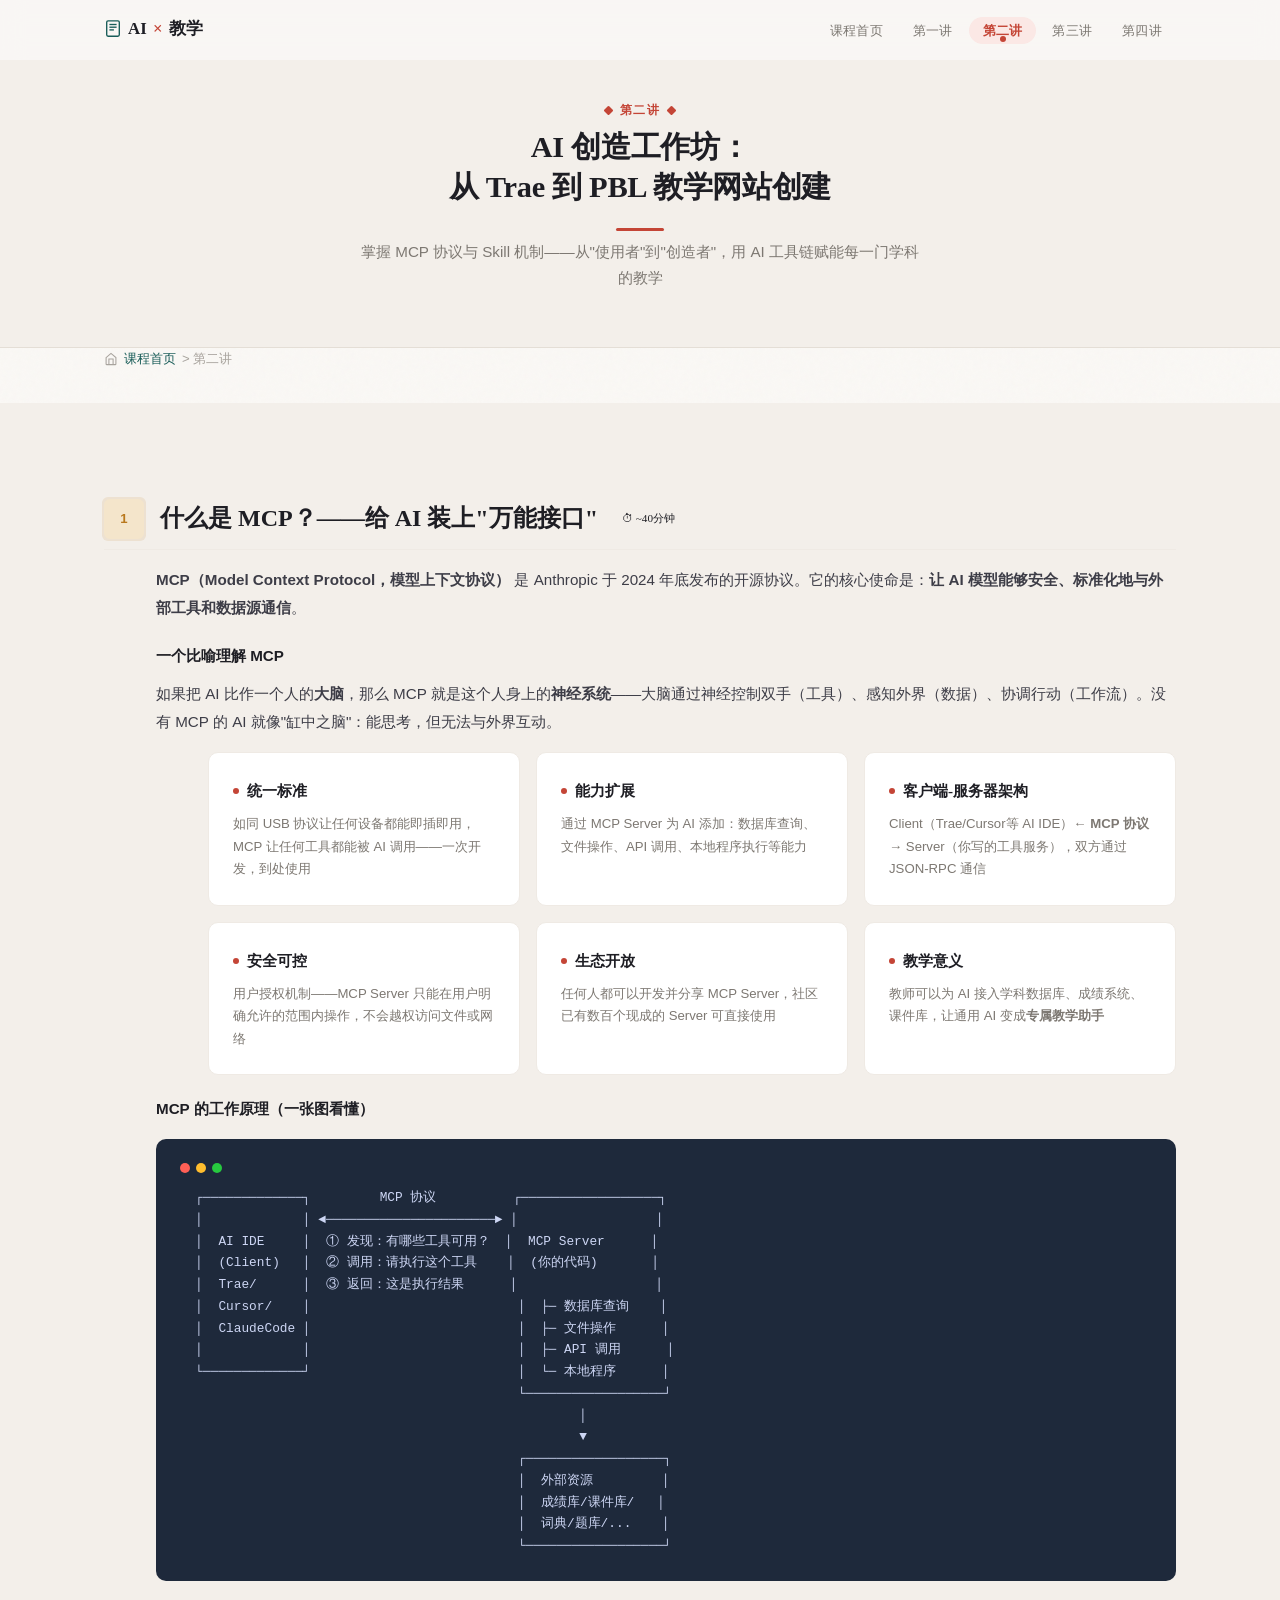
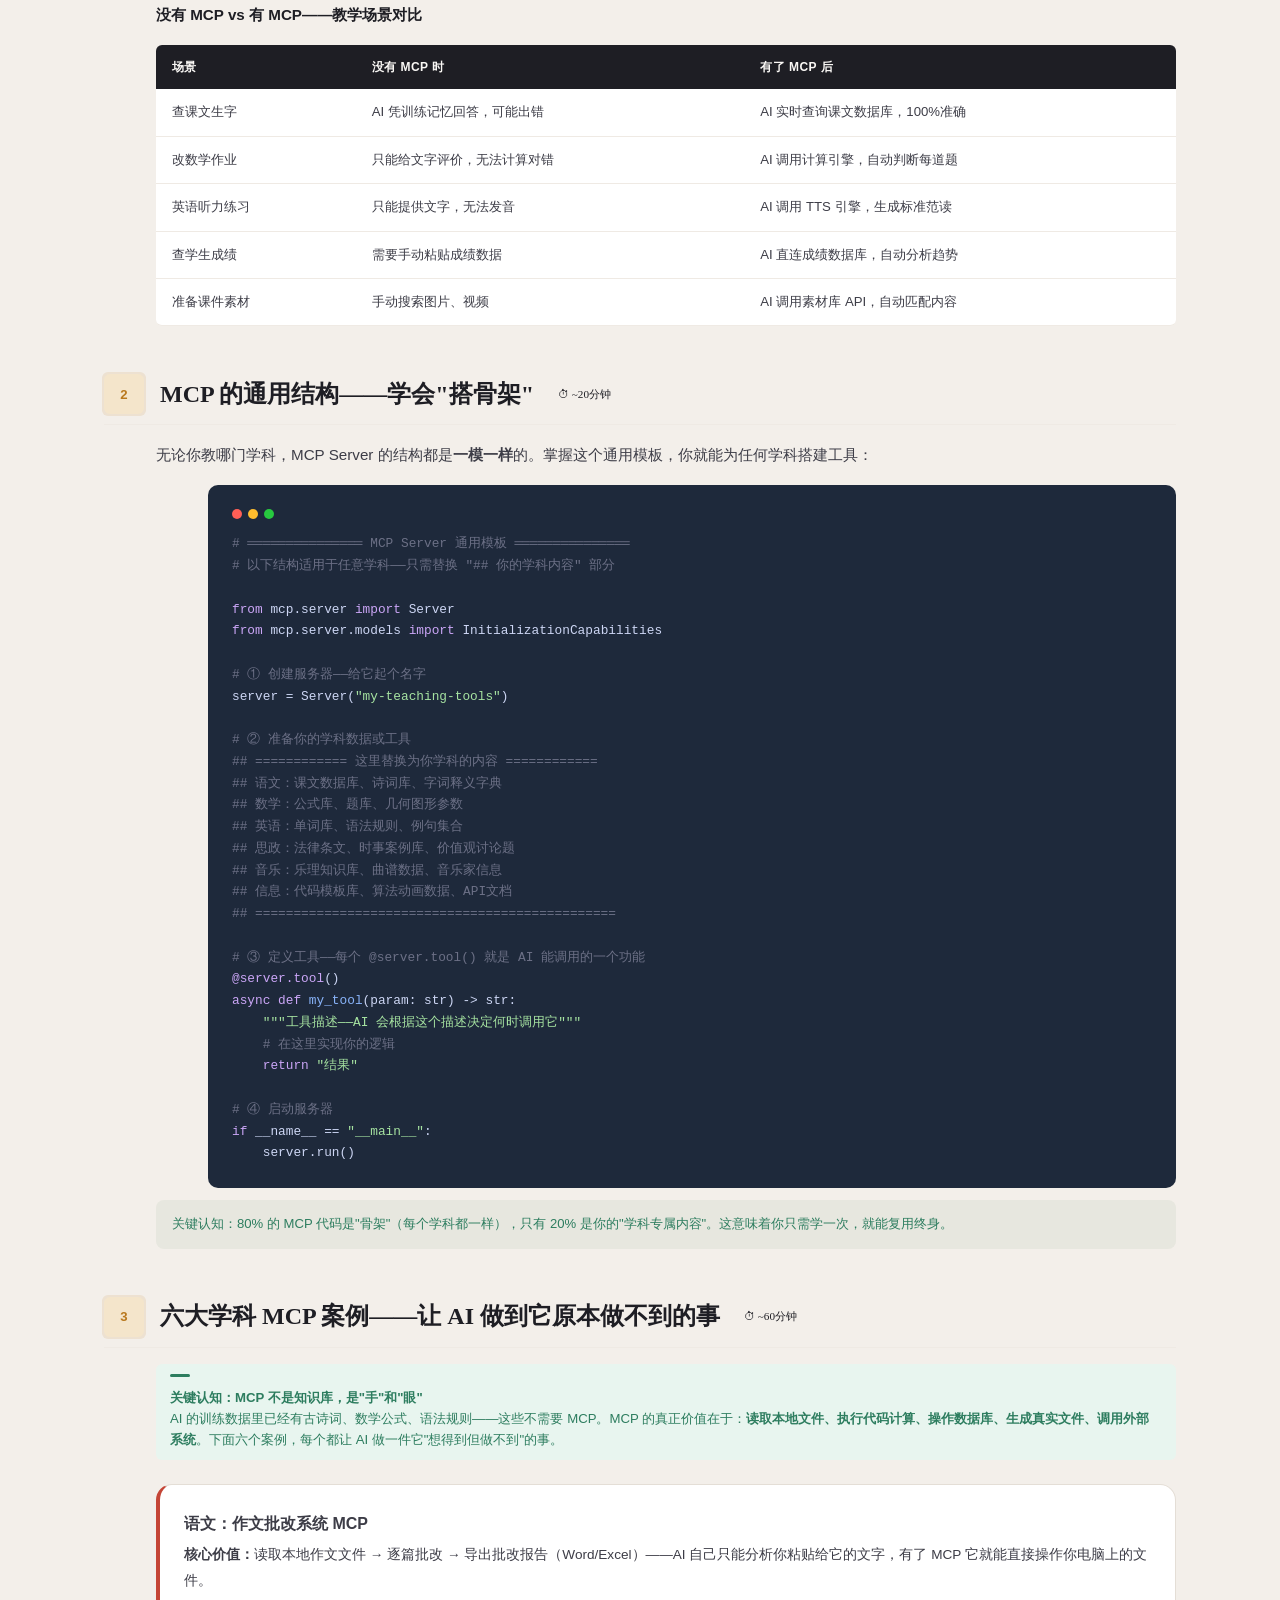
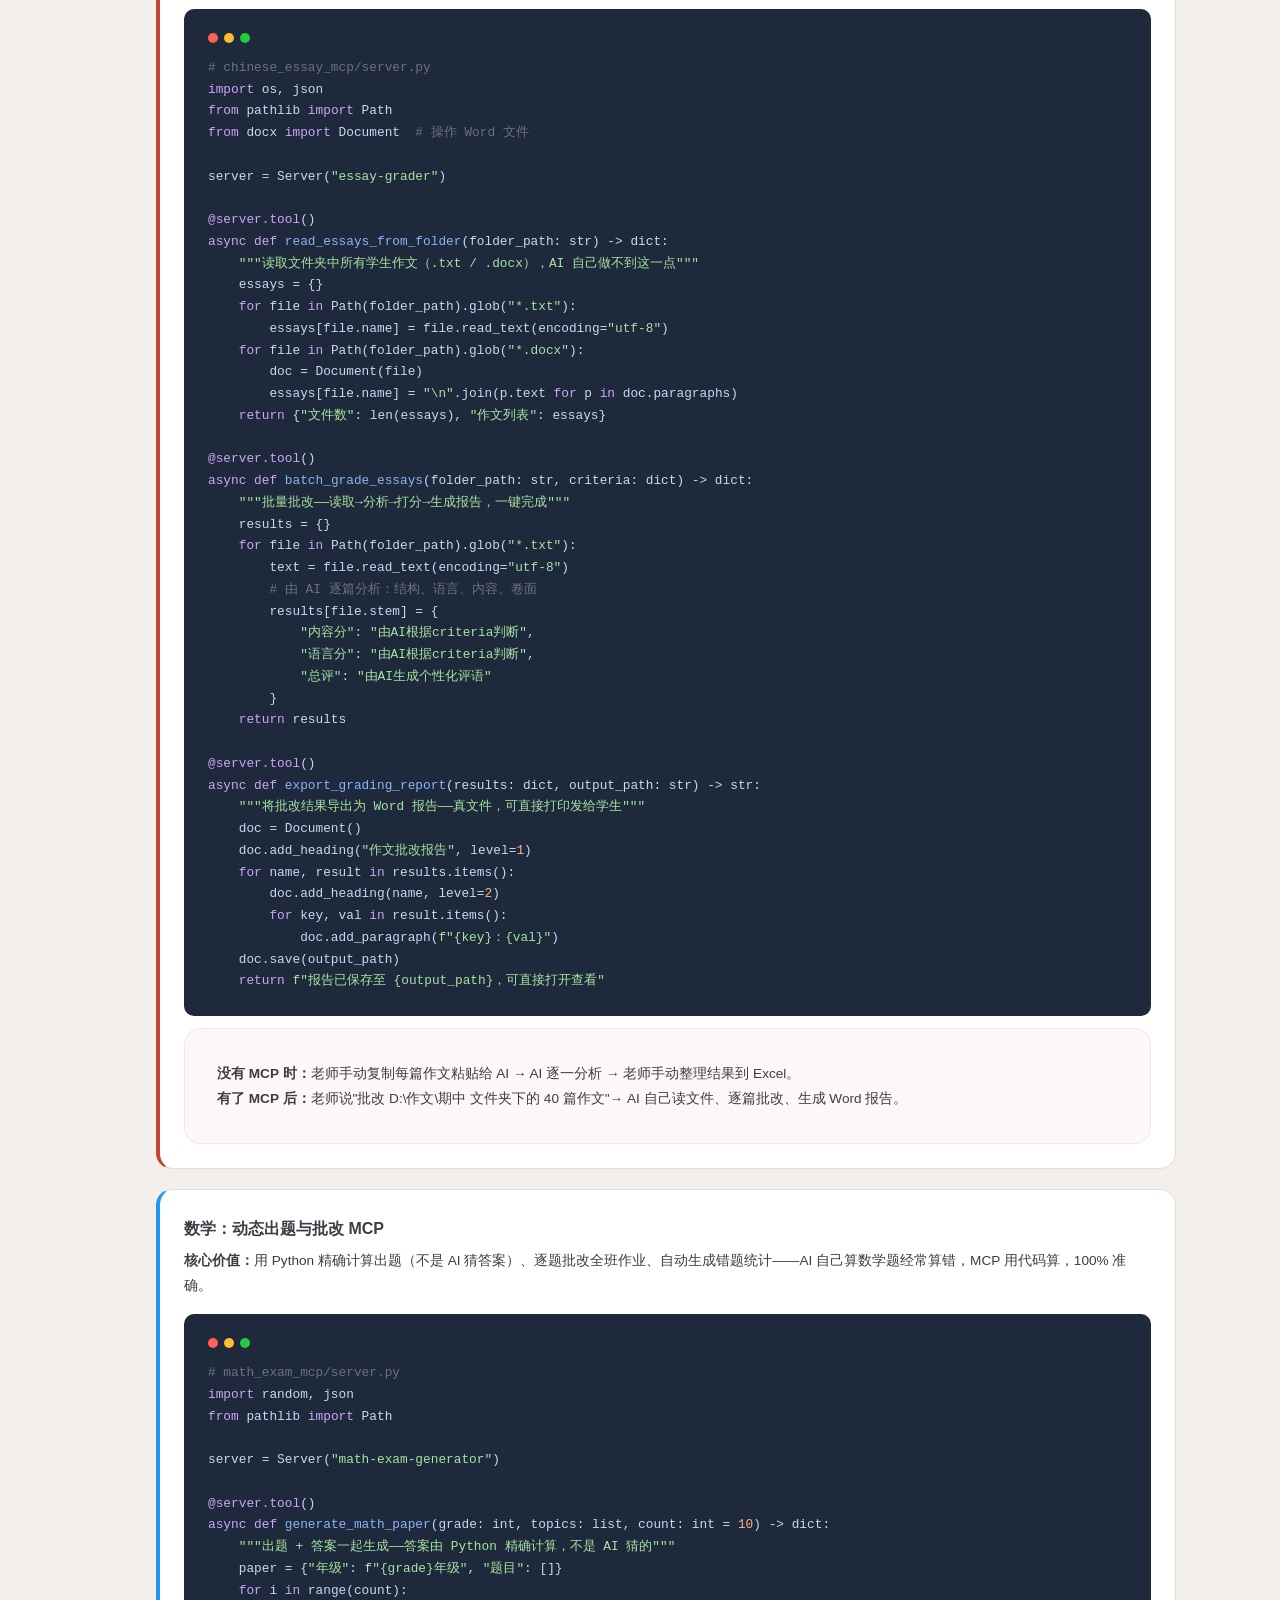
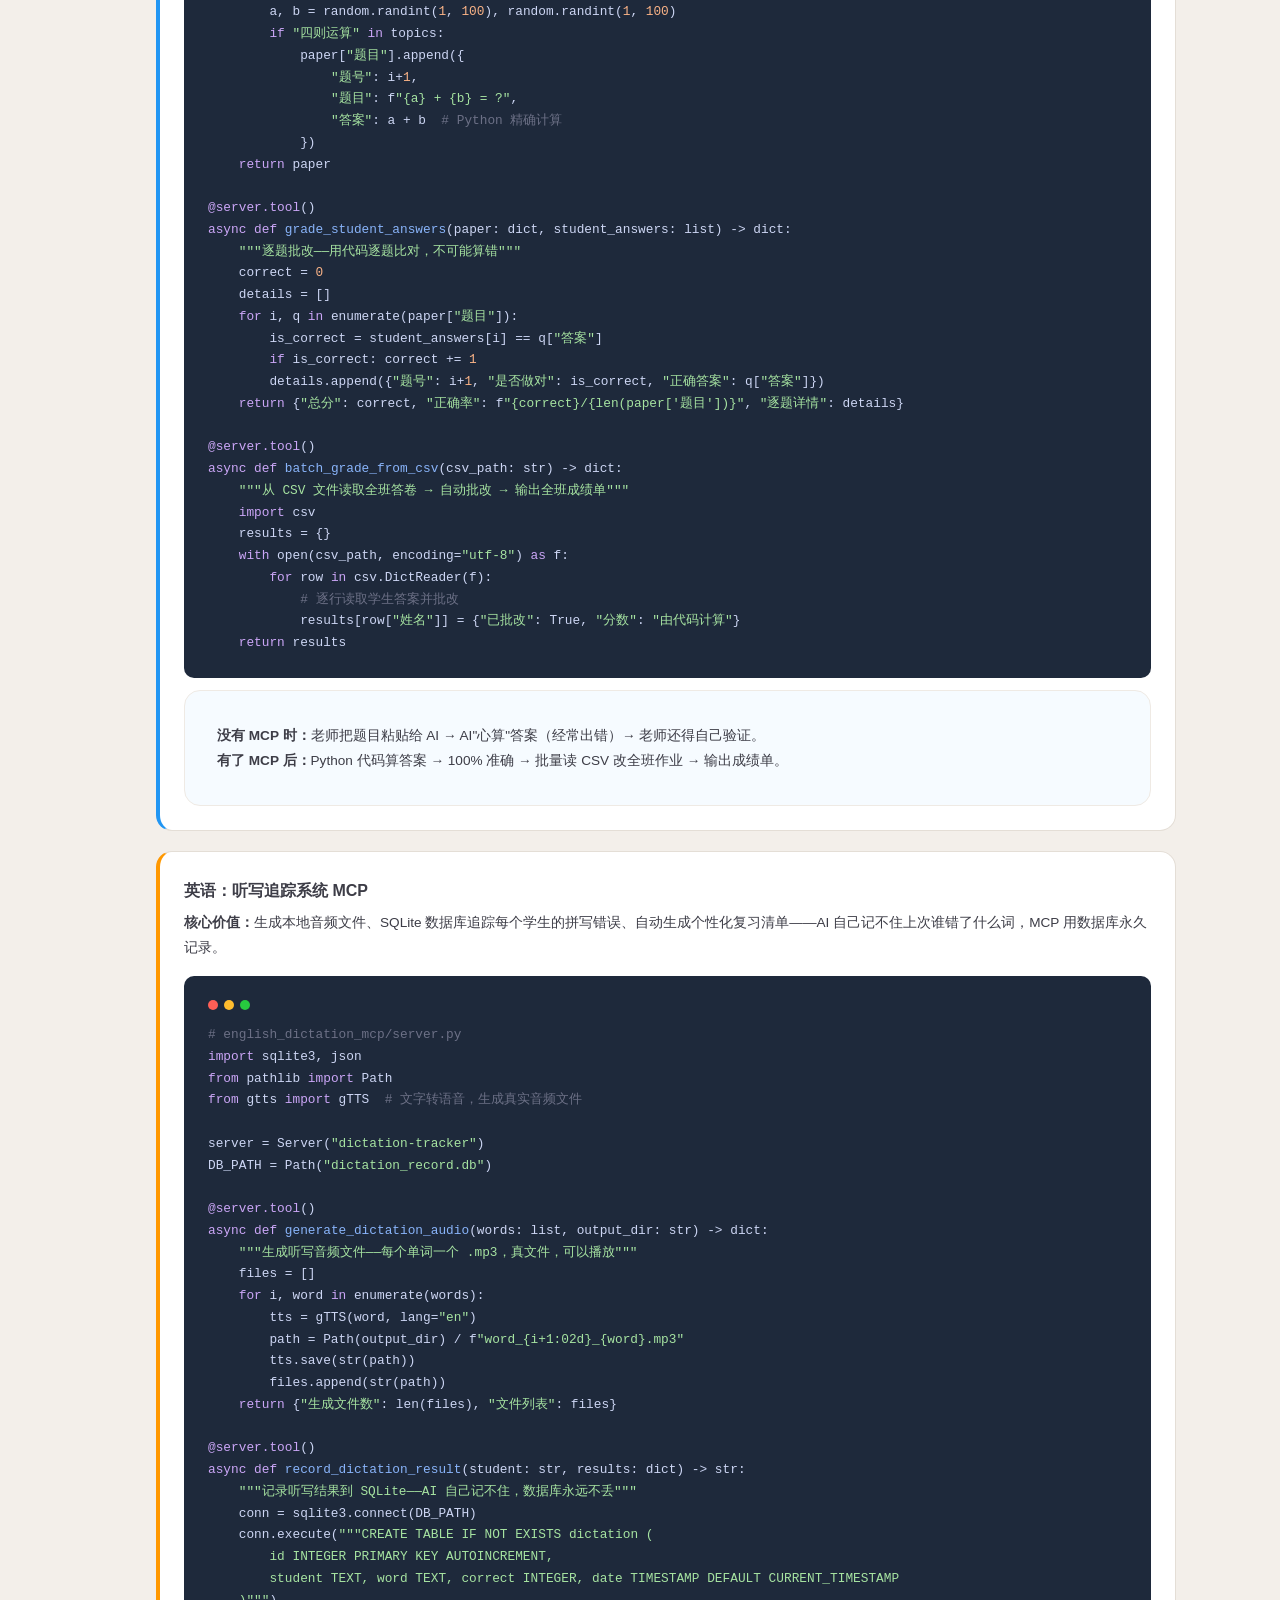
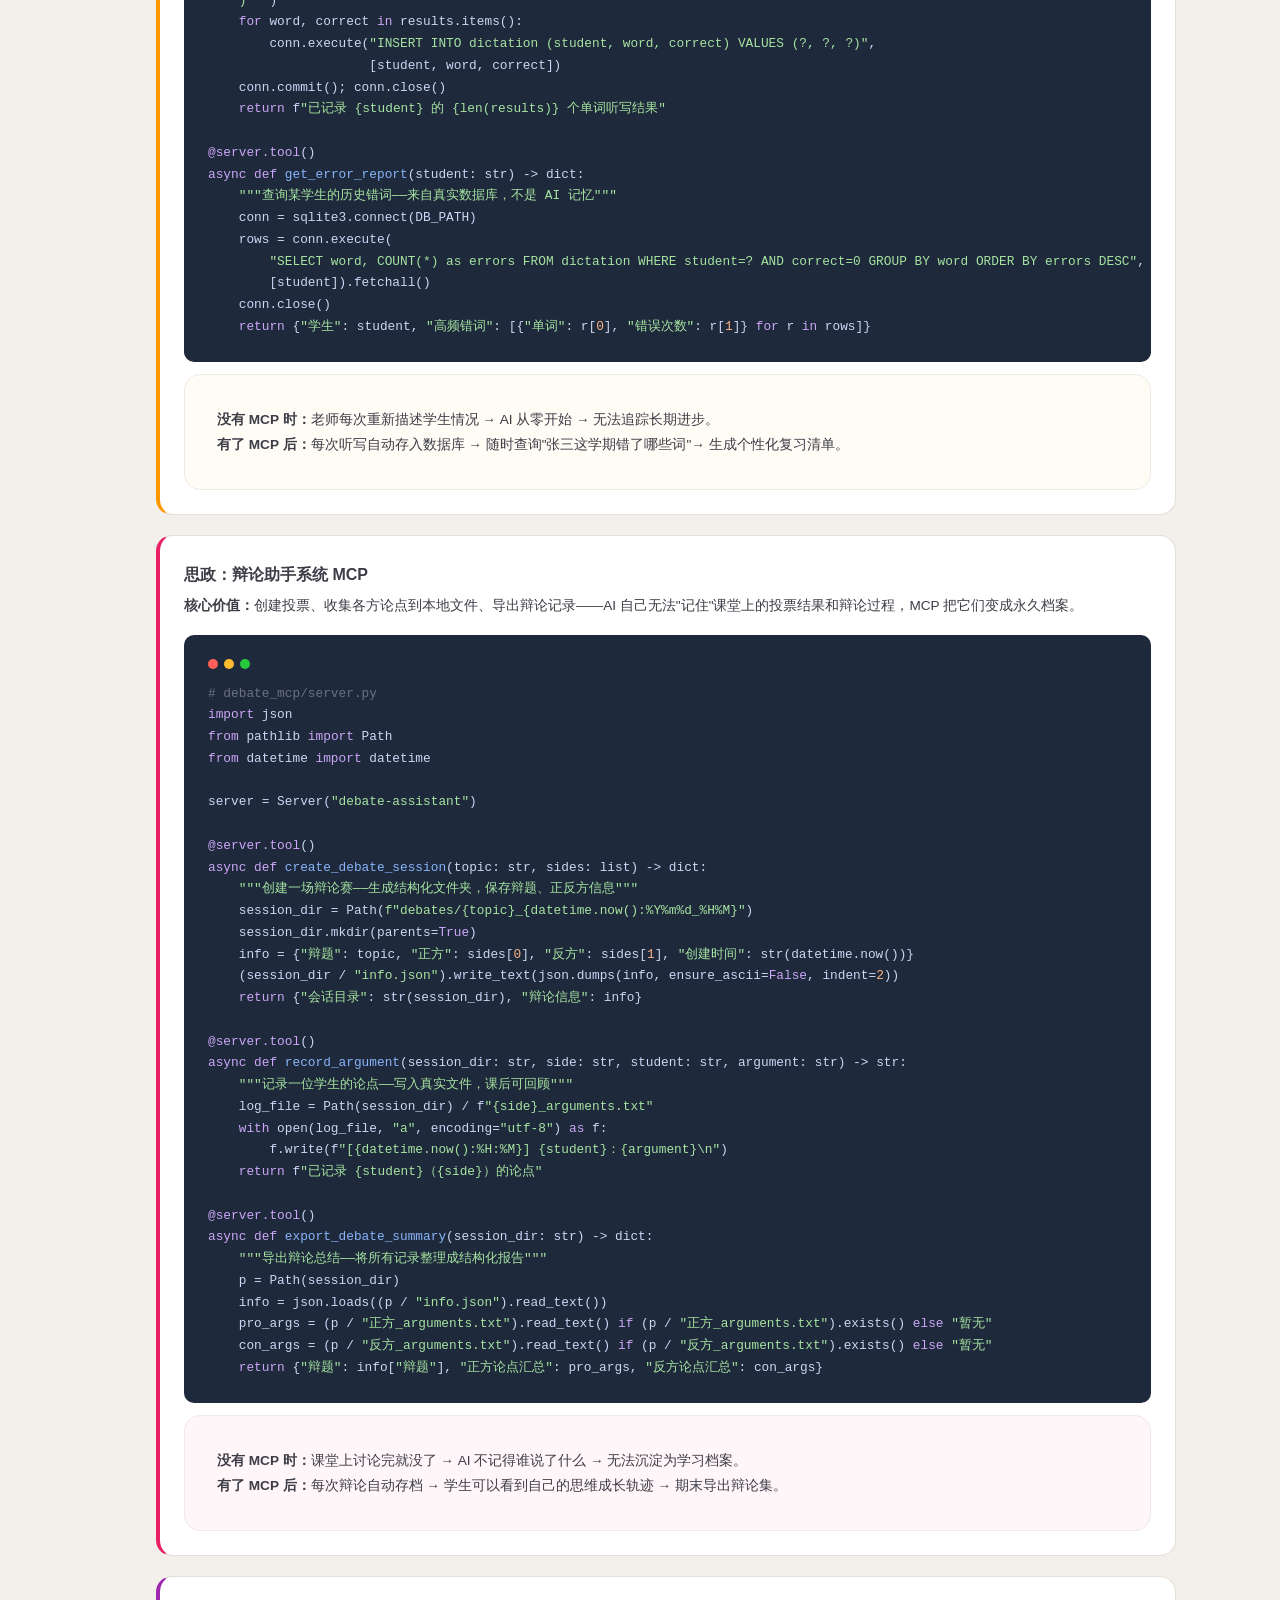
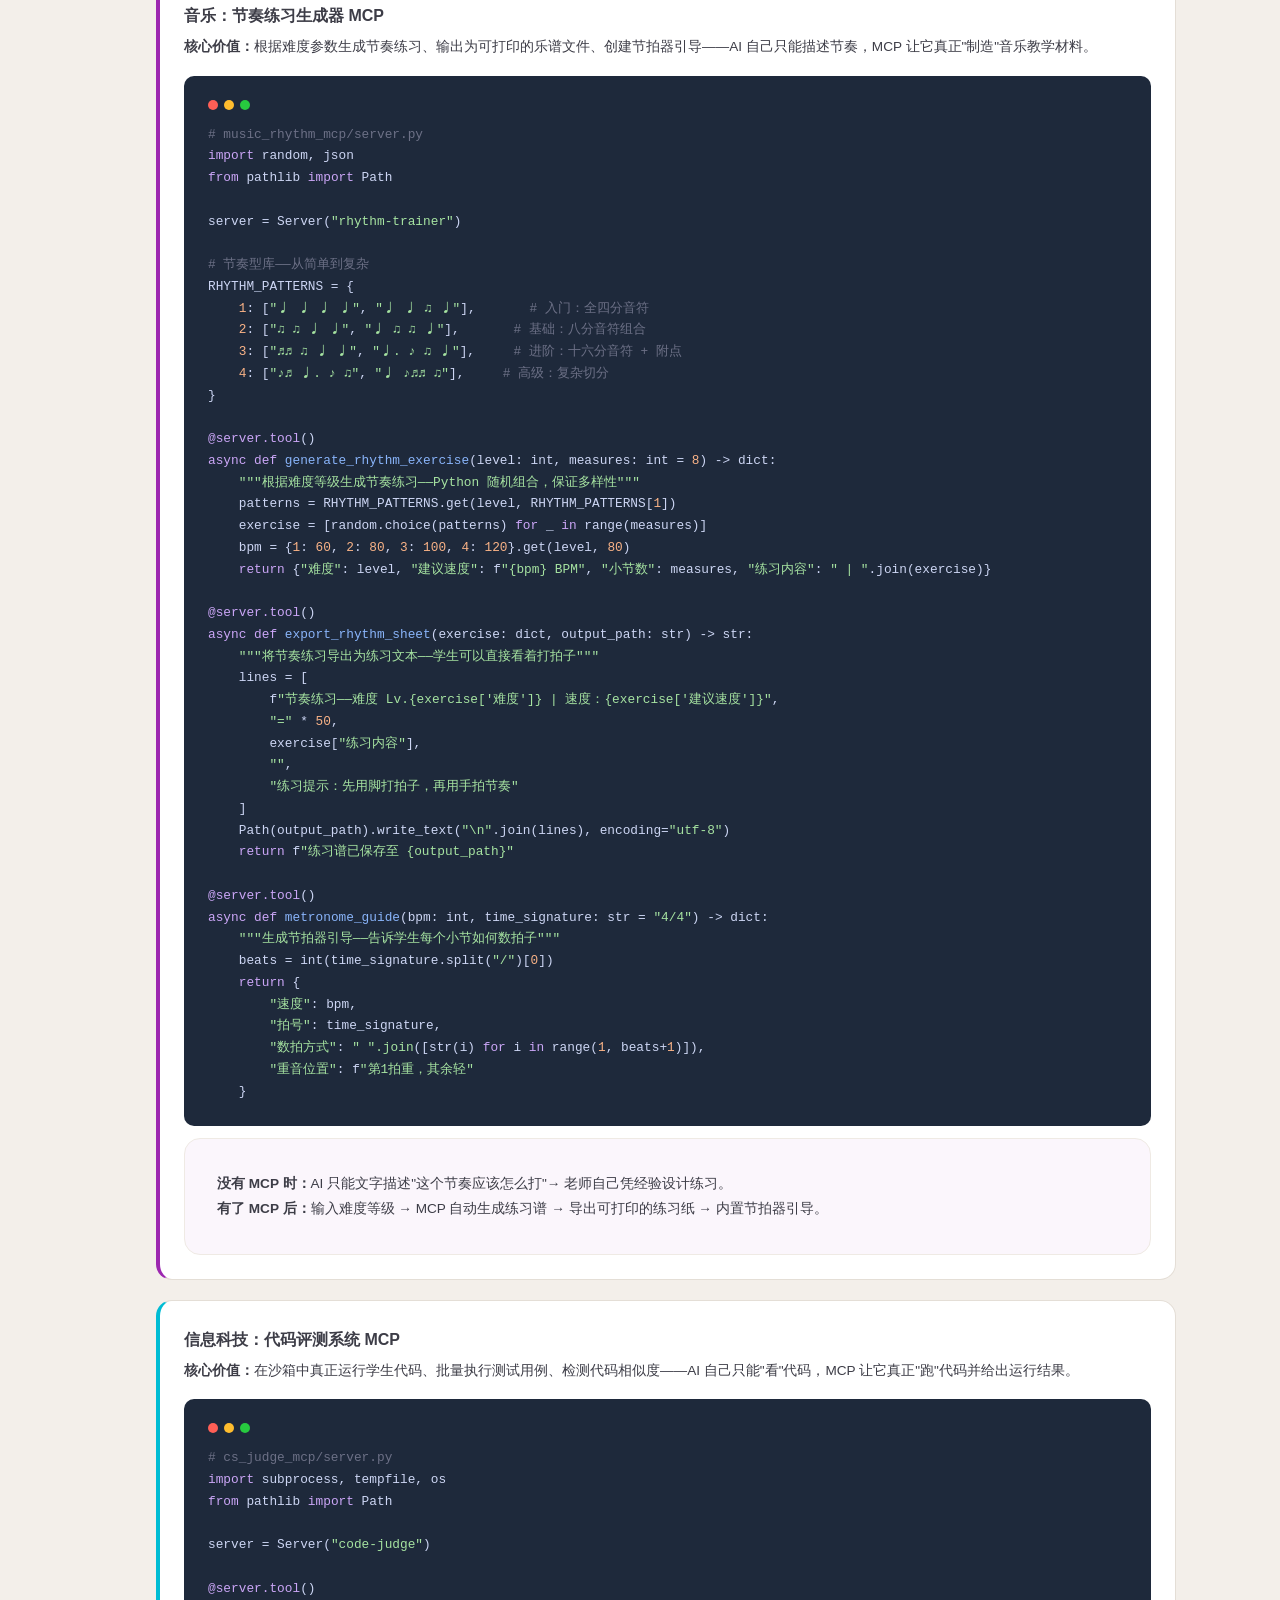
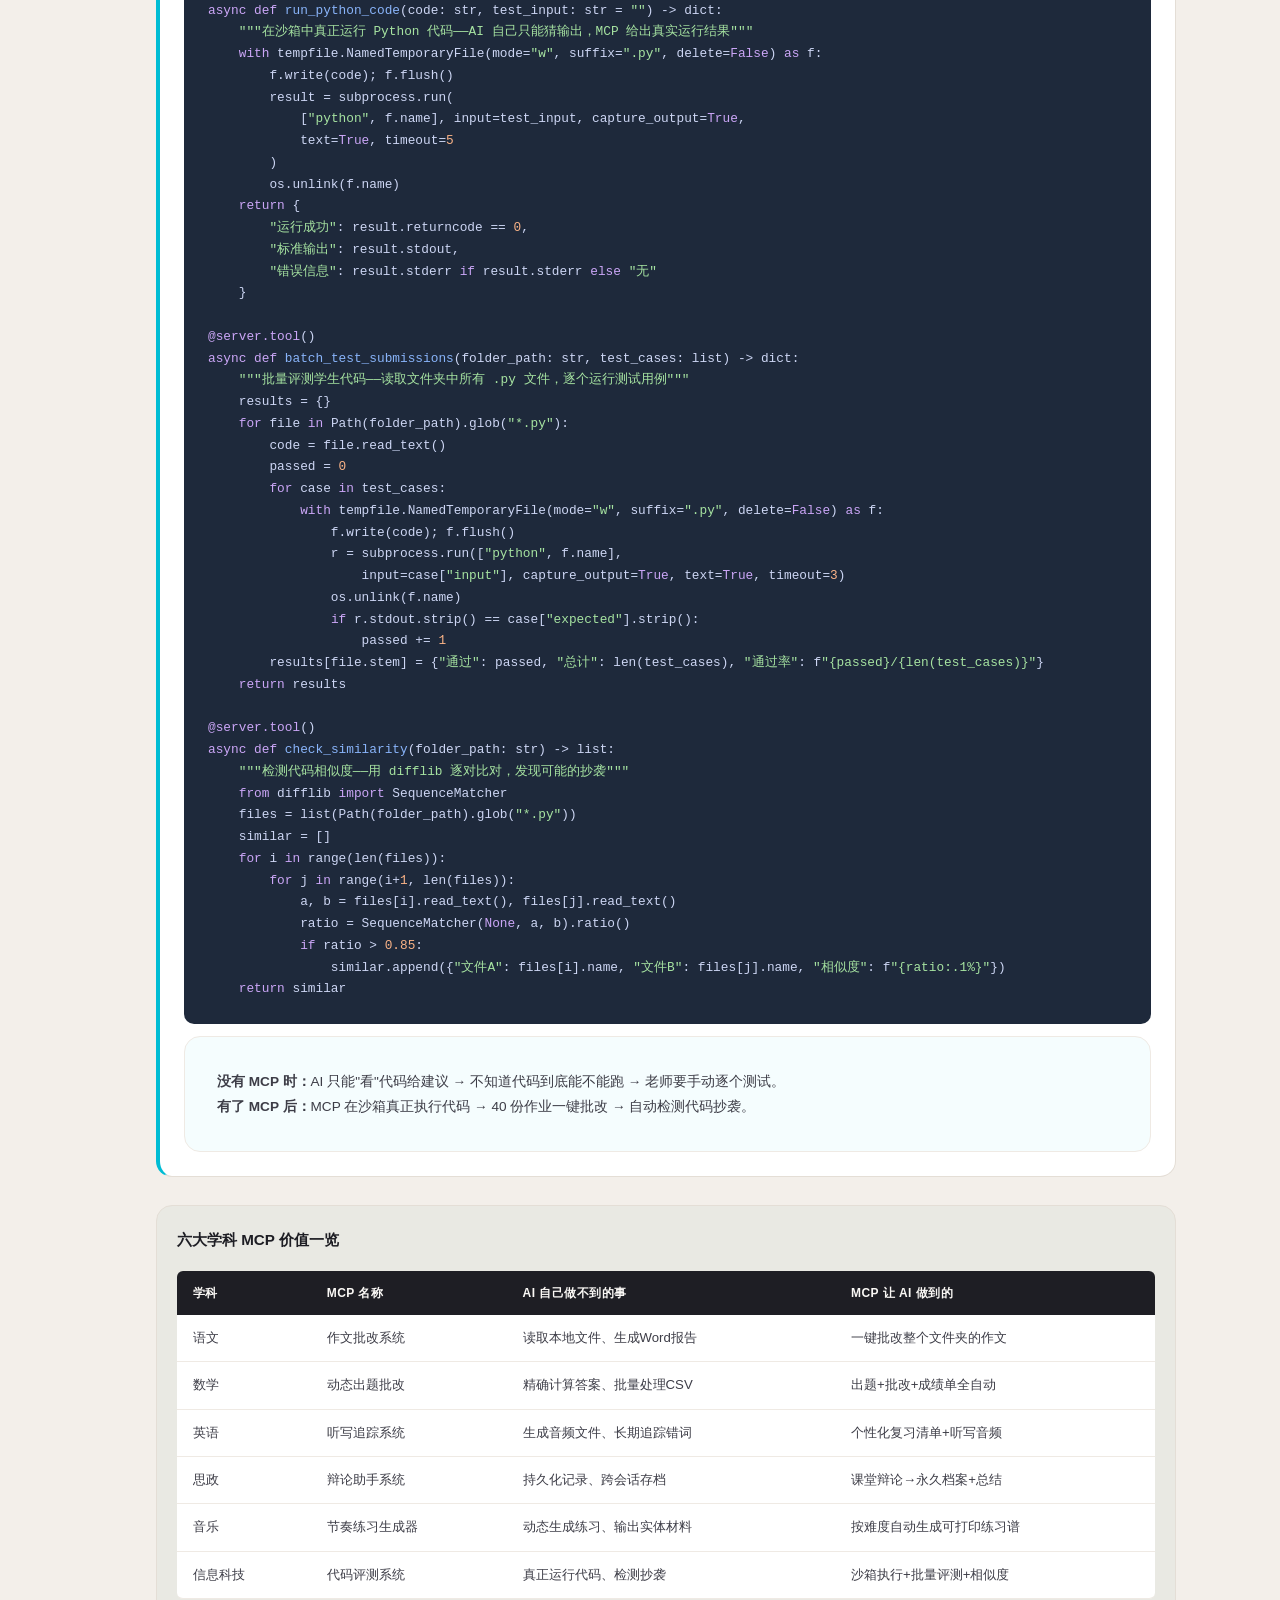
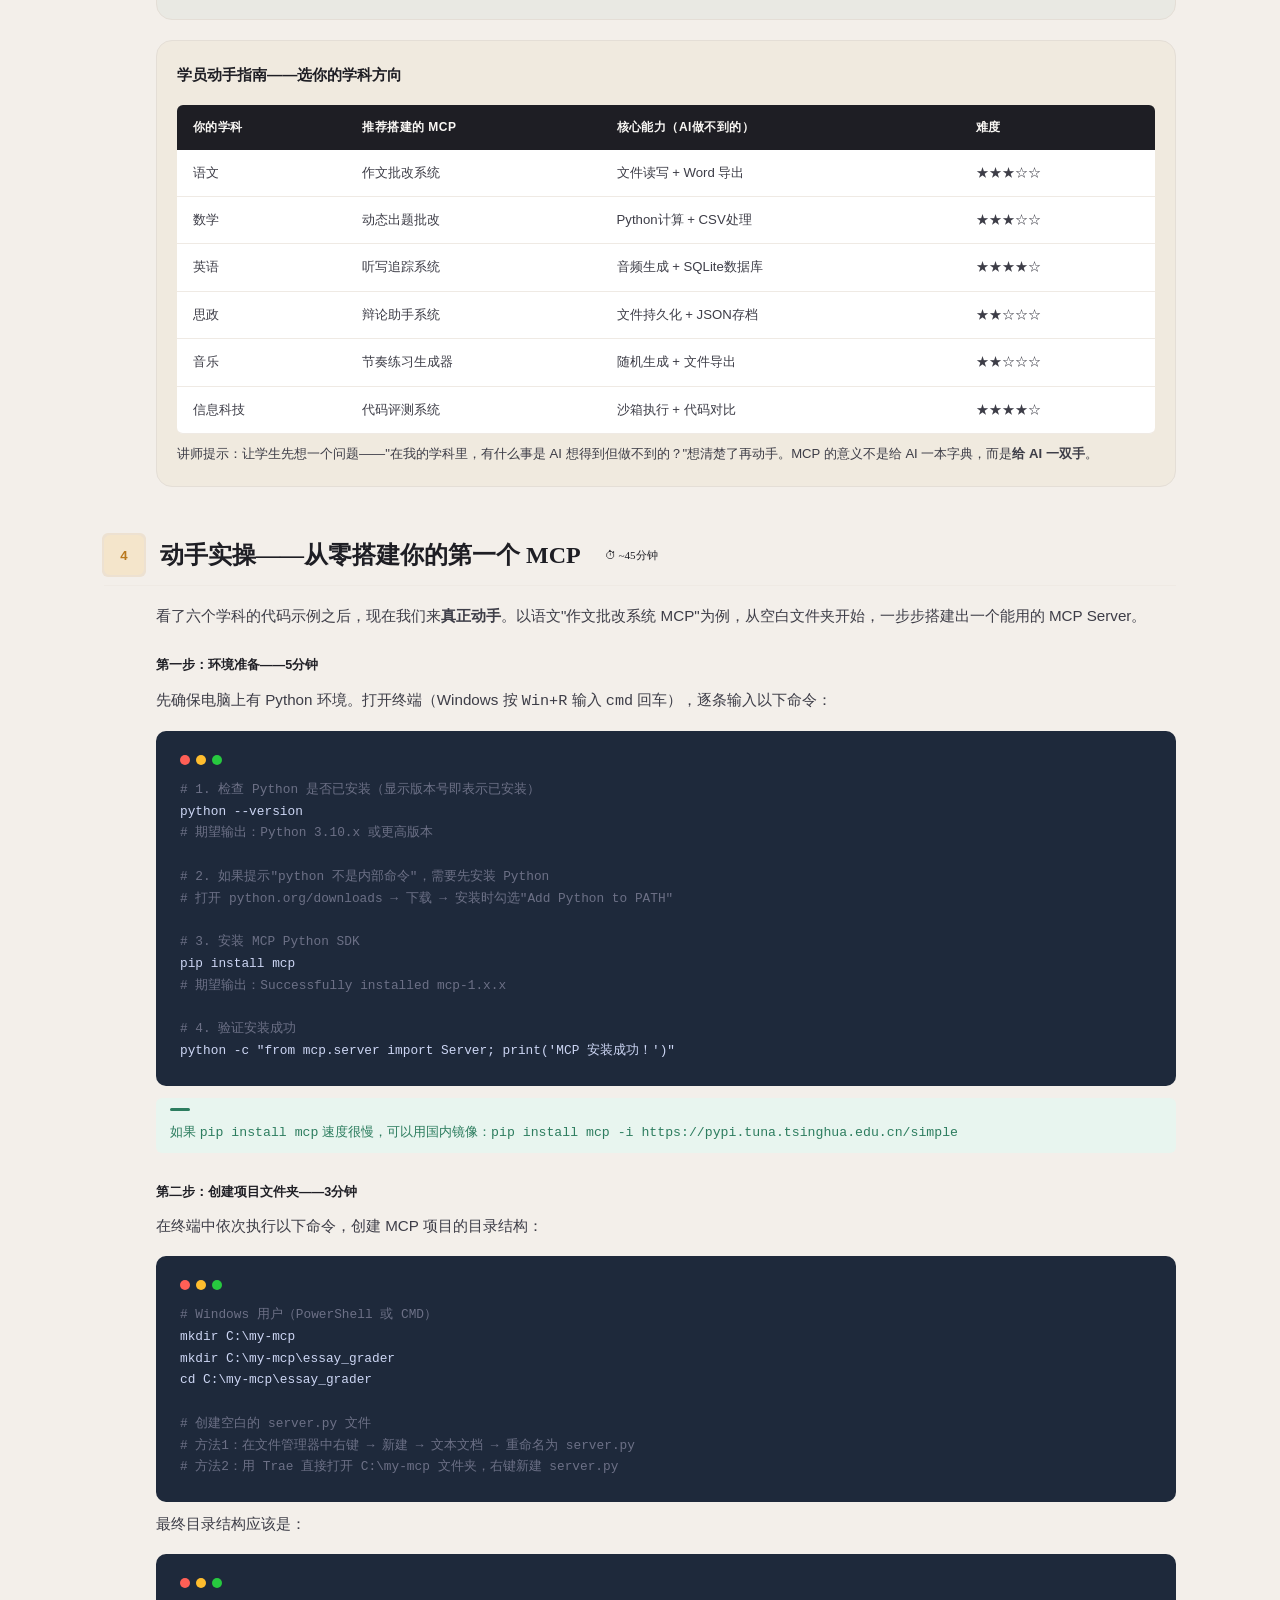
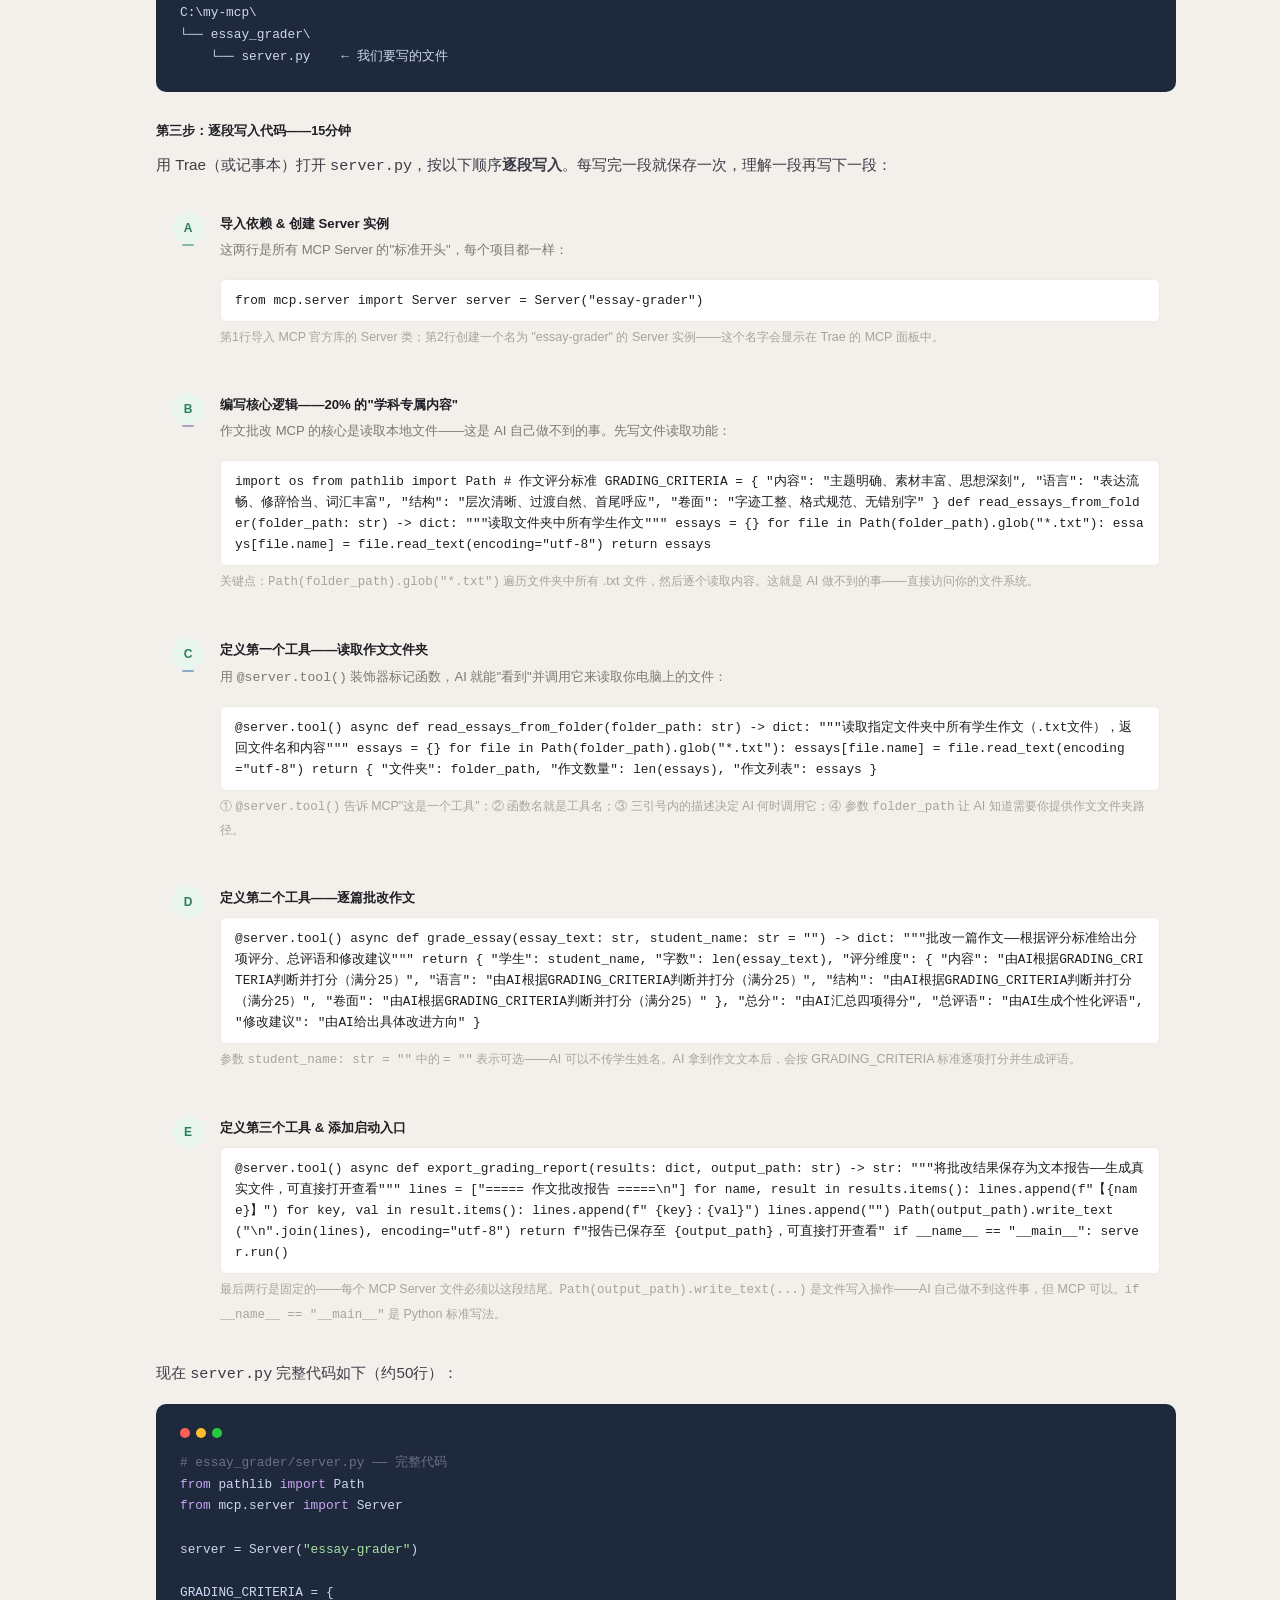
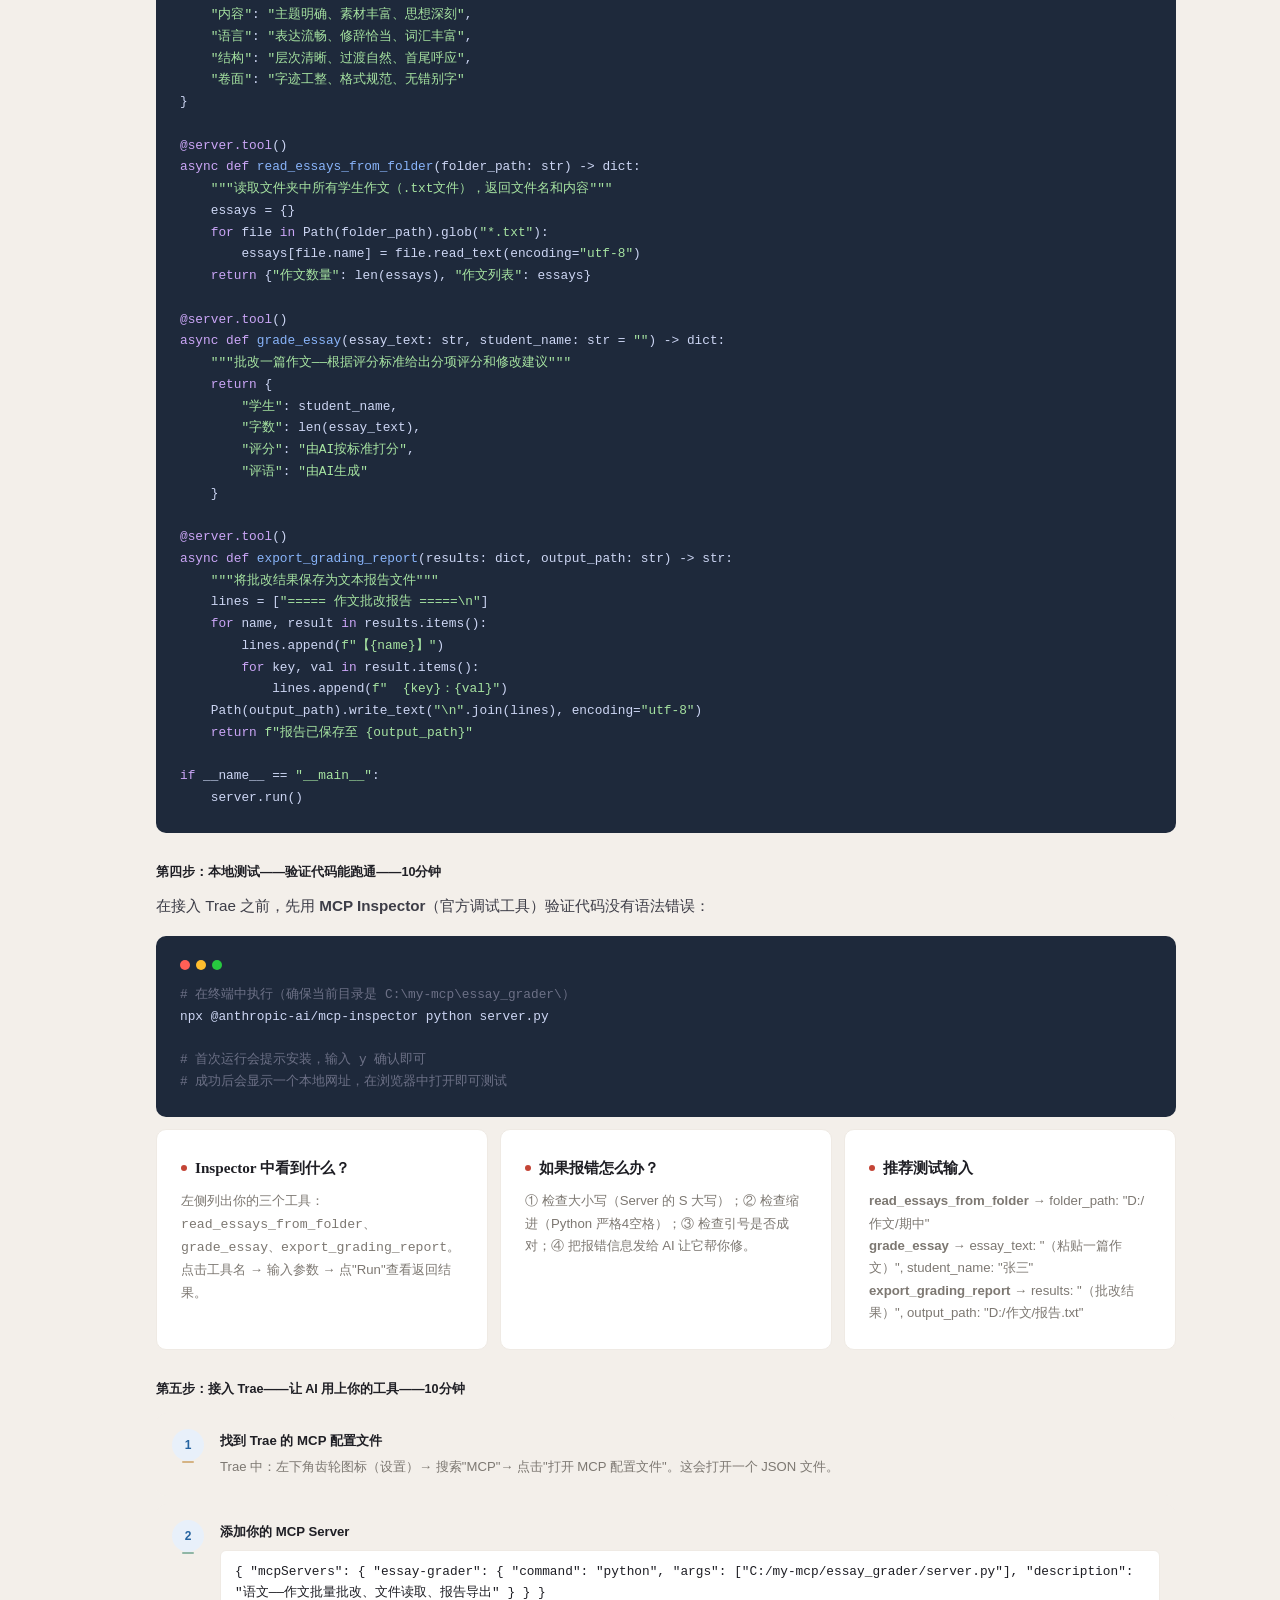
<file: lecture2.html>
<!DOCTYPE html>
<html lang="zh-CN">
<head>
<meta charset="UTF-8">
<meta name="viewport" content="width=device-width, initial-scale=1.0">
<title>第二讲：AI创造工作坊——从Trae到PBL教学网站创建</title>
<link rel="stylesheet" href="css/styles.css">
</head>
<body>

<!-- ── Navigation ── -->
<nav class="nav" id="navbar">
  <div class="nav-inner">
    <a href="index.html" class="nav-logo">AI<span>×</span>教学</a>
    <ul class="nav-links" id="navLinks">
      <li><a href="index.html">课程首页</a></li>
      <li><a href="lecture1.html">第一讲</a></li>
      <li><a href="lecture2.html" class="active">第二讲</a></li>
      <li><a href="lecture3.html">第三讲</a></li>
      <li><a href="lecture4.html">第四讲</a></li>
    </ul>
    <button class="nav-mobile-toggle" id="mobileToggle" aria-label="菜单">
      <span></span><span></span><span></span>
    </button>
  </div>
</nav>

<!-- ── Page Header ── -->
<header class="page-header">
  <div class="section-number">第二讲</div>
  <h2 class="section-title">AI 创造工作坊：<br>从 Trae 到 PBL 教学网站创建</h2>
  <p class="section-desc">掌握 MCP 协议与 Skill 机制——从"使用者"到"创造者"，用 AI 工具链赋能每一门学科的教学</p>
</header>

<!-- ── Breadcrumb ── -->
<div class="breadcrumb">
  <a href="index.html">课程首页</a> &gt; 第二讲
</div>

<!-- ── Content Section ── -->
<section class="section section-alt">

  <!-- 2.1 什么是MCP -->
  <div class="subsection">
    <h3 class="subsection-title"><span class="subsection-num gold">1</span>什么是 MCP？——给 AI 装上"万能接口" <span style="font-size:0.7rem;font-weight:400;color:var(--stone);margin-left:8px;">⏱ ~40分钟</span></h3>
    <div class="subsection-body">

      <p><strong>MCP（Model Context Protocol，模型上下文协议）</strong> 是 Anthropic 于 2024 年底发布的开源协议。它的核心使命是：<strong>让 AI 模型能够安全、标准化地与外部工具和数据源通信</strong>。</p>

      <h5 style="color:var(--ink); margin:20px 0 10px; font-size:0.95rem;">一个比喻理解 MCP</h5>
      <p>如果把 AI 比作一个人的<strong>大脑</strong>，那么 MCP 就是这个人身上的<strong>神经系统</strong>——大脑通过神经控制双手（工具）、感知外界（数据）、协调行动（工作流）。没有 MCP 的 AI 就像"缸中之脑"：能思考，但无法与外界互动。</p>

      <div class="cards-grid" style="margin-top:16px;">
        <div class="info-card">
          <h4>统一标准</h4>
          <p>如同 USB 协议让任何设备都能即插即用，MCP 让任何工具都能被 AI 调用——一次开发，到处使用</p>
        </div>
        <div class="info-card">
          <h4>能力扩展</h4>
          <p>通过 MCP Server 为 AI 添加：数据库查询、文件操作、API 调用、本地程序执行等能力</p>
        </div>
        <div class="info-card">
          <h4>客户端-服务器架构</h4>
          <p>Client（Trae/Cursor等 AI IDE）← <strong>MCP 协议</strong> → Server（你写的工具服务），双方通过 JSON-RPC 通信</p>
        </div>
        <div class="info-card">
          <h4>安全可控</h4>
          <p>用户授权机制——MCP Server 只能在用户明确允许的范围内操作，不会越权访问文件或网络</p>
        </div>
        <div class="info-card">
          <h4>生态开放</h4>
          <p>任何人都可以开发并分享 MCP Server，社区已有数百个现成的 Server 可直接使用</p>
        </div>
        <div class="info-card">
          <h4>教学意义</h4>
          <p>教师可以为 AI 接入学科数据库、成绩系统、课件库，让通用 AI 变成<strong>专属教学助手</strong></p>
        </div>
      </div>

      <h5 style="color:var(--ink); margin:20px 0 10px; font-size:0.95rem;">MCP 的工作原理（一张图看懂）</h5>
      <div class="code-block" style="margin-left:0;">
        <div class="code-dots"><span></span><span></span><span></span></div>
        <pre>
  ┌─────────────┐         MCP 协议          ┌──────────────────┐
  │             │ ◄──────────────────────► │                  │
  │  AI IDE     │  ① 发现：有哪些工具可用？  │  MCP Server      │
  │  (Client)   │  ② 调用：请执行这个工具    │  (你的代码)       │
  │  Trae/      │  ③ 返回：这是执行结果      │                  │
  │  Cursor/    │                           │  ├─ 数据库查询    │
  │  ClaudeCode │                           │  ├─ 文件操作      │
  │             │                           │  ├─ API 调用      │
  └─────────────┘                           │  └─ 本地程序      │
                                            └──────────────────┘
                                                    │
                                                    ▼
                                            ┌──────────────────┐
                                            │  外部资源         │
                                            │  成绩库/课件库/   │
                                            │  词典/题库/...    │
                                            └──────────────────┘</pre>
      </div>

      <h5 style="color:var(--ink); margin:20px 0 10px; font-size:0.95rem;">没有 MCP vs 有 MCP——教学场景对比</h5>
      <div class="tools-table-wrap" style="padding-left:0;">
        <table class="tools-table">
          <thead><tr><th>场景</th><th>没有 MCP 时</th><th>有了 MCP 后</th></tr></thead>
          <tbody>
            <tr><td>查课文生字</td><td>AI 凭训练记忆回答，可能出错</td><td>AI 实时查询课文数据库，100%准确</td></tr>
            <tr><td>改数学作业</td><td>只能给文字评价，无法计算对错</td><td>AI 调用计算引擎，自动判断每道题</td></tr>
            <tr><td>英语听力练习</td><td>只能提供文字，无法发音</td><td>AI 调用 TTS 引擎，生成标准范读</td></tr>
            <tr><td>查学生成绩</td><td>需要手动粘贴成绩数据</td><td>AI 直连成绩数据库，自动分析趋势</td></tr>
            <tr><td>准备课件素材</td><td>手动搜索图片、视频</td><td>AI 调用素材库 API，自动匹配内容</td></tr>
          </tbody>
        </table>
      </div>
    </div>
  </div>

  <!-- 2.2 MCP的通用结构 -->
  <div class="subsection">
    <h3 class="subsection-title"><span class="subsection-num gold">2</span>MCP 的通用结构——学会"搭骨架" <span style="font-size:0.7rem;font-weight:400;color:var(--stone);margin-left:8px;">⏱ ~20分钟</span></h3>
    <div class="subsection-body">
      <p>无论你教哪门学科，MCP Server 的结构都是<strong>一模一样</strong>的。掌握这个通用模板，你就能为任何学科搭建工具：</p>
      <div class="code-block" style="margin-top:16px;">
        <div class="code-dots"><span></span><span></span><span></span></div>
        <pre><span class="cm"># ═══════════════ MCP Server 通用模板 ═══════════════</span>
<span class="cm"># 以下结构适用于任意学科——只需替换 "## 你的学科内容" 部分</span>

<span class="kw">from</span> mcp.server <span class="kw">import</span> Server
<span class="kw">from</span> mcp.server.models <span class="kw">import</span> InitializationCapabilities

<span class="cm"># ① 创建服务器——给它起个名字</span>
server = Server(<span class="str">"my-teaching-tools"</span>)

<span class="cm"># ② 准备你的学科数据或工具</span>
<span class="cm">## ============ 这里替换为你学科的内容 ============</span>
<span class="cm">## 语文：课文数据库、诗词库、字词释义字典</span>
<span class="cm">## 数学：公式库、题库、几何图形参数</span>
<span class="cm">## 英语：单词库、语法规则、例句集合</span>
<span class="cm">## 思政：法律条文、时事案例库、价值观讨论题</span>
<span class="cm">## 音乐：乐理知识库、曲谱数据、音乐家信息</span>
<span class="cm">## 信息：代码模板库、算法动画数据、API文档</span>
<span class="cm">## ===============================================</span>

<span class="cm"># ③ 定义工具——每个 @server.tool() 就是 AI 能调用的一个功能</span>
<span class="kw">@server.tool</span>()
<span class="kw">async def</span> <span class="fn">my_tool</span>(param: str) -> str:
    <span class="str">"""工具描述——AI 会根据这个描述决定何时调用它"""</span>
    <span class="cm"># 在这里实现你的逻辑</span>
    <span class="kw">return</span> <span class="str">"结果"</span>

<span class="cm"># ④ 启动服务器</span>
<span class="kw">if</span> __name__ == <span class="str">"__main__"</span>:
    server.run()</pre>
      </div>
      <div style="margin-top:12px; padding:12px 16px; background:rgba(91,140,90,0.08); border-radius:8px; font-size:0.82rem; color:var(--jade);">
        关键认知：80% 的 MCP 代码是"骨架"（每个学科都一样），只有 20% 是你的"学科专属内容"。这意味着你只需学一次，就能复用终身。
      </div>
    </div>
  </div>

  <!-- 2.3 六学科MCP案例（重新设计——聚焦MCP核心价值） -->
  <div class="subsection">
    <h3 class="subsection-title"><span class="subsection-num gold">3</span>六大学科 MCP 案例——让 AI 做到它原本做不到的事 <span style="font-size:0.7rem;font-weight:400;color:var(--stone);margin-left:8px;">⏱ ~60分钟</span></h3>
    <div class="subsection-body">

      <div class="tip-box green" style="margin-bottom:20px;">
        <strong>关键认知：MCP 不是知识库，是"手"和"眼"</strong><br>
        AI 的训练数据里已经有古诗词、数学公式、语法规则——这些不需要 MCP。MCP 的真正价值在于：<strong>读取本地文件、执行代码计算、操作数据库、生成真实文件、调用外部系统</strong>。下面六个案例，每个都让 AI 做一件它"想得到但做不到"的事。
      </div>

      <!-- 语文：作文批改系统 -->
      <div style="margin-top:24px; padding:24px; background:#fff; border:1px solid var(--border); border-radius:var(--radius-lg); border-left:4px solid var(--vermillion);">
        <h5 style="font-size:1rem; margin-bottom:4px;">语文：作文批改系统 MCP</h5>
        <p style="font-size:0.85rem; color:var(--stone); margin-bottom:12px;"><strong>核心价值：</strong>读取本地作文文件 → 逐篇批改 → 导出批改报告（Word/Excel）——AI 自己只能分析你粘贴给它的文字，有了 MCP 它就能直接操作你电脑上的文件。</p>
        <div class="code-block" style="margin-left:0;">
          <div class="code-dots"><span></span><span></span><span></span></div>
          <pre><span class="cm"># chinese_essay_mcp/server.py</span>
<span class="kw">import</span> os, json
<span class="kw">from</span> pathlib <span class="kw">import</span> Path
<span class="kw">from</span> docx <span class="kw">import</span> Document  <span class="cm"># 操作 Word 文件</span>

server = Server(<span class="str">"essay-grader"</span>)

<span class="kw">@server.tool</span>()
<span class="kw">async def</span> <span class="fn">read_essays_from_folder</span>(folder_path: str) -> dict:
    <span class="str">"""读取文件夹中所有学生作文（.txt / .docx），AI 自己做不到这一点"""</span>
    essays = {}
    <span class="kw">for</span> file <span class="kw">in</span> Path(folder_path).glob(<span class="str">"*.txt"</span>):
        essays[file.name] = file.read_text(encoding=<span class="str">"utf-8"</span>)
    <span class="kw">for</span> file <span class="kw">in</span> Path(folder_path).glob(<span class="str">"*.docx"</span>):
        doc = Document(file)
        essays[file.name] = <span class="str">"\n"</span>.join(p.text <span class="kw">for</span> p <span class="kw">in</span> doc.paragraphs)
    <span class="kw">return</span> {<span class="str">"文件数"</span>: len(essays), <span class="str">"作文列表"</span>: essays}

<span class="kw">@server.tool</span>()
<span class="kw">async def</span> <span class="fn">batch_grade_essays</span>(folder_path: str, criteria: dict) -> dict:
    <span class="str">"""批量批改——读取→分析→打分→生成报告，一键完成"""</span>
    results = {}
    <span class="kw">for</span> file <span class="kw">in</span> Path(folder_path).glob(<span class="str">"*.txt"</span>):
        text = file.read_text(encoding=<span class="str">"utf-8"</span>)
        <span class="cm"># 由 AI 逐篇分析：结构、语言、内容、卷面</span>
        results[file.stem] = {
            <span class="str">"内容分"</span>: <span class="str">"由AI根据criteria判断"</span>,
            <span class="str">"语言分"</span>: <span class="str">"由AI根据criteria判断"</span>,
            <span class="str">"总评"</span>: <span class="str">"由AI生成个性化评语"</span>
        }
    <span class="kw">return</span> results

<span class="kw">@server.tool</span>()
<span class="kw">async def</span> <span class="fn">export_grading_report</span>(results: dict, output_path: str) -> str:
    <span class="str">"""将批改结果导出为 Word 报告——真文件，可直接打印发给学生"""</span>
    doc = Document()
    doc.add_heading(<span class="str">"作文批改报告"</span>, level=<span class="num">1</span>)
    <span class="kw">for</span> name, result <span class="kw">in</span> results.items():
        doc.add_heading(name, level=<span class="num">2</span>)
        <span class="kw">for</span> key, val <span class="kw">in</span> result.items():
            doc.add_paragraph(<span class="str">f"{key}：{val}"</span>)
    doc.save(output_path)
    <span class="kw">return</span> <span class="str">f"报告已保存至 {output_path}，可直接打开查看"</span></pre>
        </div>
        <div class="detail-box" style="margin-top:12px; background:rgba(196,69,54,0.04);">
          <p style="margin:0;font-size:0.85rem;"><strong>没有 MCP 时：</strong>老师手动复制每篇作文粘贴给 AI → AI 逐一分析 → 老师手动整理结果到 Excel。<br>
          <strong>有了 MCP 后：</strong>老师说"批改 D:\作文\期中 文件夹下的 40 篇作文"→ AI 自己读文件、逐篇批改、生成 Word 报告。</p>
        </div>
      </div>

      <!-- 数学：动态出题与批改 -->
      <div style="margin-top:20px; padding:24px; background:#fff; border:1px solid var(--border); border-radius:var(--radius-lg); border-left:4px solid #2196F3;">
        <h5 style="font-size:1rem; margin-bottom:4px;">数学：动态出题与批改 MCP</h5>
        <p style="font-size:0.85rem; color:var(--stone); margin-bottom:12px;"><strong>核心价值：</strong>用 Python 精确计算出题（不是 AI 猜答案）、逐题批改全班作业、自动生成错题统计——AI 自己算数学题经常算错，MCP 用代码算，100% 准确。</p>
        <div class="code-block" style="margin-left:0;">
          <div class="code-dots"><span></span><span></span><span></span></div>
          <pre><span class="cm"># math_exam_mcp/server.py</span>
<span class="kw">import</span> random, json
<span class="kw">from</span> pathlib <span class="kw">import</span> Path

server = Server(<span class="str">"math-exam-generator"</span>)

<span class="kw">@server.tool</span>()
<span class="kw">async def</span> <span class="fn">generate_math_paper</span>(grade: int, topics: list, count: int = <span class="num">10</span>) -> dict:
    <span class="str">"""出题 + 答案一起生成——答案由 Python 精确计算，不是 AI 猜的"""</span>
    paper = {<span class="str">"年级"</span>: f<span class="str">"{grade}年级"</span>, <span class="str">"题目"</span>: []}
    <span class="kw">for</span> i <span class="kw">in</span> range(count):
        a, b = random.randint(<span class="num">1</span>, <span class="num">100</span>), random.randint(<span class="num">1</span>, <span class="num">100</span>)
        <span class="kw">if</span> <span class="str">"四则运算"</span> <span class="kw">in</span> topics:
            paper[<span class="str">"题目"</span>].append({
                <span class="str">"题号"</span>: i+<span class="num">1</span>,
                <span class="str">"题目"</span>: f<span class="str">"{a} + {b} = ?"</span>,
                <span class="str">"答案"</span>: a + b  <span class="cm"># Python 精确计算</span>
            })
    <span class="kw">return</span> paper

<span class="kw">@server.tool</span>()
<span class="kw">async def</span> <span class="fn">grade_student_answers</span>(paper: dict, student_answers: list) -> dict:
    <span class="str">"""逐题批改——用代码逐题比对，不可能算错"""</span>
    correct = <span class="num">0</span>
    details = []
    <span class="kw">for</span> i, q <span class="kw">in</span> enumerate(paper[<span class="str">"题目"</span>]):
        is_correct = student_answers[i] == q[<span class="str">"答案"</span>]
        <span class="kw">if</span> is_correct: correct += <span class="num">1</span>
        details.append({<span class="str">"题号"</span>: i+<span class="num">1</span>, <span class="str">"是否做对"</span>: is_correct, <span class="str">"正确答案"</span>: q[<span class="str">"答案"</span>]})
    <span class="kw">return</span> {<span class="str">"总分"</span>: correct, <span class="str">"正确率"</span>: f<span class="str">"{correct}/{len(paper['题目'])}"</span>, <span class="str">"逐题详情"</span>: details}

<span class="kw">@server.tool</span>()
<span class="kw">async def</span> <span class="fn">batch_grade_from_csv</span>(csv_path: str) -> dict:
    <span class="str">"""从 CSV 文件读取全班答卷 → 自动批改 → 输出全班成绩单"""</span>
    <span class="kw">import</span> csv
    results = {}
    <span class="kw">with</span> open(csv_path, encoding=<span class="str">"utf-8"</span>) <span class="kw">as</span> f:
        <span class="kw">for</span> row <span class="kw">in</span> csv.DictReader(f):
            <span class="cm"># 逐行读取学生答案并批改</span>
            results[row[<span class="str">"姓名"</span>]] = {<span class="str">"已批改"</span>: True, <span class="str">"分数"</span>: <span class="str">"由代码计算"</span>}
    <span class="kw">return</span> results</pre>
        </div>
        <div class="detail-box" style="margin-top:12px; background:rgba(33,150,243,0.04);">
          <p style="margin:0;font-size:0.85rem;"><strong>没有 MCP 时：</strong>老师把题目粘贴给 AI → AI"心算"答案（经常出错）→ 老师还得自己验证。<br>
          <strong>有了 MCP 后：</strong>Python 代码算答案 → 100% 准确 → 批量读 CSV 改全班作业 → 输出成绩单。</p>
        </div>
      </div>

      <!-- 英语：听写追踪系统 -->
      <div style="margin-top:20px; padding:24px; background:#fff; border:1px solid var(--border); border-radius:var(--radius-lg); border-left:4px solid #FF9800;">
        <h5 style="font-size:1rem; margin-bottom:4px;">英语：听写追踪系统 MCP</h5>
        <p style="font-size:0.85rem; color:var(--stone); margin-bottom:12px;"><strong>核心价值：</strong>生成本地音频文件、SQLite 数据库追踪每个学生的拼写错误、自动生成个性化复习清单——AI 自己记不住上次谁错了什么词，MCP 用数据库永久记录。</p>
        <div class="code-block" style="margin-left:0;">
          <div class="code-dots"><span></span><span></span><span></span></div>
          <pre><span class="cm"># english_dictation_mcp/server.py</span>
<span class="kw">import</span> sqlite3, json
<span class="kw">from</span> pathlib <span class="kw">import</span> Path
<span class="kw">from</span> gtts <span class="kw">import</span> gTTS  <span class="cm"># 文字转语音，生成真实音频文件</span>

server = Server(<span class="str">"dictation-tracker"</span>)
DB_PATH = Path(<span class="str">"dictation_record.db"</span>)

<span class="kw">@server.tool</span>()
<span class="kw">async def</span> <span class="fn">generate_dictation_audio</span>(words: list, output_dir: str) -> dict:
    <span class="str">"""生成听写音频文件——每个单词一个 .mp3，真文件，可以播放"""</span>
    files = []
    <span class="kw">for</span> i, word <span class="kw">in</span> enumerate(words):
        tts = gTTS(word, lang=<span class="str">"en"</span>)
        path = Path(output_dir) / f<span class="str">"word_{i+1:02d}_{word}.mp3"</span>
        tts.save(str(path))
        files.append(str(path))
    <span class="kw">return</span> {<span class="str">"生成文件数"</span>: len(files), <span class="str">"文件列表"</span>: files}

<span class="kw">@server.tool</span>()
<span class="kw">async def</span> <span class="fn">record_dictation_result</span>(student: str, results: dict) -> str:
    <span class="str">"""记录听写结果到 SQLite——AI 自己记不住，数据库永远不丢"""</span>
    conn = sqlite3.connect(DB_PATH)
    conn.execute(<span class="str">"""CREATE TABLE IF NOT EXISTS dictation (
        id INTEGER PRIMARY KEY AUTOINCREMENT,
        student TEXT, word TEXT, correct INTEGER, date TIMESTAMP DEFAULT CURRENT_TIMESTAMP
    )"""</span>)
    <span class="kw">for</span> word, correct <span class="kw">in</span> results.items():
        conn.execute(<span class="str">"INSERT INTO dictation (student, word, correct) VALUES (?, ?, ?)"</span>,
                     [student, word, correct])
    conn.commit(); conn.close()
    <span class="kw">return</span> f<span class="str">"已记录 {student} 的 {len(results)} 个单词听写结果"</span>

<span class="kw">@server.tool</span>()
<span class="kw">async def</span> <span class="fn">get_error_report</span>(student: str) -> dict:
    <span class="str">"""查询某学生的历史错词——来自真实数据库，不是 AI 记忆"""</span>
    conn = sqlite3.connect(DB_PATH)
    rows = conn.execute(
        <span class="str">"SELECT word, COUNT(*) as errors FROM dictation WHERE student=? AND correct=0 GROUP BY word ORDER BY errors DESC"</span>,
        [student]).fetchall()
    conn.close()
    <span class="kw">return</span> {<span class="str">"学生"</span>: student, <span class="str">"高频错词"</span>: [{<span class="str">"单词"</span>: r[<span class="num">0</span>], <span class="str">"错误次数"</span>: r[<span class="num">1</span>]} <span class="kw">for</span> r <span class="kw">in</span> rows]}</pre>
        </div>
        <div class="detail-box" style="margin-top:12px; background:rgba(255,152,0,0.04);">
          <p style="margin:0;font-size:0.85rem;"><strong>没有 MCP 时：</strong>老师每次重新描述学生情况 → AI 从零开始 → 无法追踪长期进步。<br>
          <strong>有了 MCP 后：</strong>每次听写自动存入数据库 → 随时查询"张三这学期错了哪些词"→ 生成个性化复习清单。</p>
        </div>
      </div>

      <!-- 思政：辩论助手系统 -->
      <div style="margin-top:20px; padding:24px; background:#fff; border:1px solid var(--border); border-radius:var(--radius-lg); border-left:4px solid #E91E63;">
        <h5 style="font-size:1rem; margin-bottom:4px;">思政：辩论助手系统 MCP</h5>
        <p style="font-size:0.85rem; color:var(--stone); margin-bottom:12px;"><strong>核心价值：</strong>创建投票、收集各方论点到本地文件、导出辩论记录——AI 自己无法"记住"课堂上的投票结果和辩论过程，MCP 把它们变成永久档案。</p>
        <div class="code-block" style="margin-left:0;">
          <div class="code-dots"><span></span><span></span><span></span></div>
          <pre><span class="cm"># debate_mcp/server.py</span>
<span class="kw">import</span> json
<span class="kw">from</span> pathlib <span class="kw">import</span> Path
<span class="kw">from</span> datetime <span class="kw">import</span> datetime

server = Server(<span class="str">"debate-assistant"</span>)

<span class="kw">@server.tool</span>()
<span class="kw">async def</span> <span class="fn">create_debate_session</span>(topic: str, sides: list) -> dict:
    <span class="str">"""创建一场辩论赛——生成结构化文件夹，保存辩题、正反方信息"""</span>
    session_dir = Path(<span class="str">f"debates/{topic}_{datetime.now():%Y%m%d_%H%M}"</span>)
    session_dir.mkdir(parents=<span class="kw">True</span>)
    info = {<span class="str">"辩题"</span>: topic, <span class="str">"正方"</span>: sides[<span class="num">0</span>], <span class="str">"反方"</span>: sides[<span class="num">1</span>], <span class="str">"创建时间"</span>: str(datetime.now())}
    (session_dir / <span class="str">"info.json"</span>).write_text(json.dumps(info, ensure_ascii=<span class="kw">False</span>, indent=<span class="num">2</span>))
    <span class="kw">return</span> {<span class="str">"会话目录"</span>: str(session_dir), <span class="str">"辩论信息"</span>: info}

<span class="kw">@server.tool</span>()
<span class="kw">async def</span> <span class="fn">record_argument</span>(session_dir: str, side: str, student: str, argument: str) -> str:
    <span class="str">"""记录一位学生的论点——写入真实文件，课后可回顾"""</span>
    log_file = Path(session_dir) / f<span class="str">"{side}_arguments.txt"</span>
    <span class="kw">with</span> open(log_file, <span class="str">"a"</span>, encoding=<span class="str">"utf-8"</span>) <span class="kw">as</span> f:
        f.write(f<span class="str">"[{datetime.now():%H:%M}] {student}：{argument}\n"</span>)
    <span class="kw">return</span> f<span class="str">"已记录 {student}（{side}）的论点"</span>

<span class="kw">@server.tool</span>()
<span class="kw">async def</span> <span class="fn">export_debate_summary</span>(session_dir: str) -> dict:
    <span class="str">"""导出辩论总结——将所有记录整理成结构化报告"""</span>
    p = Path(session_dir)
    info = json.loads((p / <span class="str">"info.json"</span>).read_text())
    pro_args = (p / <span class="str">"正方_arguments.txt"</span>).read_text() <span class="kw">if</span> (p / <span class="str">"正方_arguments.txt"</span>).exists() <span class="kw">else</span> <span class="str">"暂无"</span>
    con_args = (p / <span class="str">"反方_arguments.txt"</span>).read_text() <span class="kw">if</span> (p / <span class="str">"反方_arguments.txt"</span>).exists() <span class="kw">else</span> <span class="str">"暂无"</span>
    <span class="kw">return</span> {<span class="str">"辩题"</span>: info[<span class="str">"辩题"</span>], <span class="str">"正方论点汇总"</span>: pro_args, <span class="str">"反方论点汇总"</span>: con_args}</pre>
        </div>
        <div class="detail-box" style="margin-top:12px; background:rgba(233,30,99,0.04);">
          <p style="margin:0;font-size:0.85rem;"><strong>没有 MCP 时：</strong>课堂上讨论完就没了 → AI 不记得谁说了什么 → 无法沉淀为学习档案。<br>
          <strong>有了 MCP 后：</strong>每次辩论自动存档 → 学生可以看到自己的思维成长轨迹 → 期末导出辩论集。</p>
        </div>
      </div>

      <!-- 音乐：节奏练习生成器 -->
      <div style="margin-top:20px; padding:24px; background:#fff; border:1px solid var(--border); border-radius:var(--radius-lg); border-left:4px solid #9C27B0;">
        <h5 style="font-size:1rem; margin-bottom:4px;">音乐：节奏练习生成器 MCP</h5>
        <p style="font-size:0.85rem; color:var(--stone); margin-bottom:12px;"><strong>核心价值：</strong>根据难度参数生成节奏练习、输出为可打印的乐谱文件、创建节拍器引导——AI 自己只能描述节奏，MCP 让它真正"制造"音乐教学材料。</p>
        <div class="code-block" style="margin-left:0;">
          <div class="code-dots"><span></span><span></span><span></span></div>
          <pre><span class="cm"># music_rhythm_mcp/server.py</span>
<span class="kw">import</span> random, json
<span class="kw">from</span> pathlib <span class="kw">import</span> Path

server = Server(<span class="str">"rhythm-trainer"</span>)

<span class="cm"># 节奏型库——从简单到复杂</span>
RHYTHM_PATTERNS = {
    <span class="num">1</span>: [<span class="str">"♩ ♩ ♩ ♩"</span>, <span class="str">"♩ ♩ ♫ ♩"</span>],       <span class="cm"># 入门：全四分音符</span>
    <span class="num">2</span>: [<span class="str">"♫ ♫ ♩ ♩"</span>, <span class="str">"♩ ♫ ♫ ♩"</span>],       <span class="cm"># 基础：八分音符组合</span>
    <span class="num">3</span>: [<span class="str">"♬♬ ♫ ♩ ♩"</span>, <span class="str">"♩. ♪ ♫ ♩"</span>],     <span class="cm"># 进阶：十六分音符 + 附点</span>
    <span class="num">4</span>: [<span class="str">"♪♬ ♩. ♪ ♫"</span>, <span class="str">"♩ ♪♬♬ ♫"</span>],     <span class="cm"># 高级：复杂切分</span>
}

<span class="kw">@server.tool</span>()
<span class="kw">async def</span> <span class="fn">generate_rhythm_exercise</span>(level: int, measures: int = <span class="num">8</span>) -> dict:
    <span class="str">"""根据难度等级生成节奏练习——Python 随机组合，保证多样性"""</span>
    patterns = RHYTHM_PATTERNS.get(level, RHYTHM_PATTERNS[<span class="num">1</span>])
    exercise = [random.choice(patterns) <span class="kw">for</span> _ <span class="kw">in</span> range(measures)]
    bpm = {<span class="num">1</span>: <span class="num">60</span>, <span class="num">2</span>: <span class="num">80</span>, <span class="num">3</span>: <span class="num">100</span>, <span class="num">4</span>: <span class="num">120</span>}.get(level, <span class="num">80</span>)
    <span class="kw">return</span> {<span class="str">"难度"</span>: level, <span class="str">"建议速度"</span>: f<span class="str">"{bpm} BPM"</span>, <span class="str">"小节数"</span>: measures, <span class="str">"练习内容"</span>: <span class="str">" | "</span>.join(exercise)}

<span class="kw">@server.tool</span>()
<span class="kw">async def</span> <span class="fn">export_rhythm_sheet</span>(exercise: dict, output_path: str) -> str:
    <span class="str">"""将节奏练习导出为练习文本——学生可以直接看着打拍子"""</span>
    lines = [
        f<span class="str">"节奏练习——难度 Lv.{exercise['难度']} | 速度：{exercise['建议速度']}"</span>,
        <span class="str">"="</span> * <span class="num">50</span>,
        exercise[<span class="str">"练习内容"</span>],
        <span class="str">""</span>,
        <span class="str">"练习提示：先用脚打拍子，再用手拍节奏"</span>
    ]
    Path(output_path).write_text(<span class="str">"\n"</span>.join(lines), encoding=<span class="str">"utf-8"</span>)
    <span class="kw">return</span> f<span class="str">"练习谱已保存至 {output_path}"</span>

<span class="kw">@server.tool</span>()
<span class="kw">async def</span> <span class="fn">metronome_guide</span>(bpm: int, time_signature: str = <span class="str">"4/4"</span>) -> dict:
    <span class="str">"""生成节拍器引导——告诉学生每个小节如何数拍子"""</span>
    beats = int(time_signature.split(<span class="str">"/"</span>)[<span class="num">0</span>])
    <span class="kw">return</span> {
        <span class="str">"速度"</span>: bpm,
        <span class="str">"拍号"</span>: time_signature,
        <span class="str">"数拍方式"</span>: <span class="str">" ".join</span>([str(i) <span class="kw">for</span> i <span class="kw">in</span> range(<span class="num">1</span>, beats+<span class="num">1</span>)]),
        <span class="str">"重音位置"</span>: f<span class="str">"第1拍重，其余轻"</span>
    }</pre>
        </div>
        <div class="detail-box" style="margin-top:12px; background:rgba(156,39,176,0.04);">
          <p style="margin:0;font-size:0.85rem;"><strong>没有 MCP 时：</strong>AI 只能文字描述"这个节奏应该怎么打"→ 老师自己凭经验设计练习。<br>
          <strong>有了 MCP 后：</strong>输入难度等级 → MCP 自动生成练习谱 → 导出可打印的练习纸 → 内置节拍器引导。</p>
        </div>
      </div>

      <!-- 信息科技：代码评测系统 -->
      <div style="margin-top:20px; padding:24px; background:#fff; border:1px solid var(--border); border-radius:var(--radius-lg); border-left:4px solid #00BCD4;">
        <h5 style="font-size:1rem; margin-bottom:4px;">信息科技：代码评测系统 MCP</h5>
        <p style="font-size:0.85rem; color:var(--stone); margin-bottom:12px;"><strong>核心价值：</strong>在沙箱中真正运行学生代码、批量执行测试用例、检测代码相似度——AI 自己只能"看"代码，MCP 让它真正"跑"代码并给出运行结果。</p>
        <div class="code-block" style="margin-left:0;">
          <div class="code-dots"><span></span><span></span><span></span></div>
          <pre><span class="cm"># cs_judge_mcp/server.py</span>
<span class="kw">import</span> subprocess, tempfile, os
<span class="kw">from</span> pathlib <span class="kw">import</span> Path

server = Server(<span class="str">"code-judge"</span>)

<span class="kw">@server.tool</span>()
<span class="kw">async def</span> <span class="fn">run_python_code</span>(code: str, test_input: str = <span class="str">""</span>) -> dict:
    <span class="str">"""在沙箱中真正运行 Python 代码——AI 自己只能猜输出，MCP 给出真实运行结果"""</span>
    <span class="kw">with</span> tempfile.NamedTemporaryFile(mode=<span class="str">"w"</span>, suffix=<span class="str">".py"</span>, delete=<span class="kw">False</span>) <span class="kw">as</span> f:
        f.write(code); f.flush()
        result = subprocess.run(
            [<span class="str">"python"</span>, f.name], input=test_input, capture_output=<span class="kw">True</span>,
            text=<span class="kw">True</span>, timeout=<span class="num">5</span>
        )
        os.unlink(f.name)
    <span class="kw">return</span> {
        <span class="str">"运行成功"</span>: result.returncode == <span class="num">0</span>,
        <span class="str">"标准输出"</span>: result.stdout,
        <span class="str">"错误信息"</span>: result.stderr <span class="kw">if</span> result.stderr <span class="kw">else</span> <span class="str">"无"</span>
    }

<span class="kw">@server.tool</span>()
<span class="kw">async def</span> <span class="fn">batch_test_submissions</span>(folder_path: str, test_cases: list) -> dict:
    <span class="str">"""批量评测学生代码——读取文件夹中所有 .py 文件，逐个运行测试用例"""</span>
    results = {}
    <span class="kw">for</span> file <span class="kw">in</span> Path(folder_path).glob(<span class="str">"*.py"</span>):
        code = file.read_text()
        passed = <span class="num">0</span>
        <span class="kw">for</span> case <span class="kw">in</span> test_cases:
            <span class="kw">with</span> tempfile.NamedTemporaryFile(mode=<span class="str">"w"</span>, suffix=<span class="str">".py"</span>, delete=<span class="kw">False</span>) <span class="kw">as</span> f:
                f.write(code); f.flush()
                r = subprocess.run([<span class="str">"python"</span>, f.name],
                    input=case[<span class="str">"input"</span>], capture_output=<span class="kw">True</span>, text=<span class="kw">True</span>, timeout=<span class="num">3</span>)
                os.unlink(f.name)
                <span class="kw">if</span> r.stdout.strip() == case[<span class="str">"expected"</span>].strip():
                    passed += <span class="num">1</span>
        results[file.stem] = {<span class="str">"通过"</span>: passed, <span class="str">"总计"</span>: len(test_cases), <span class="str">"通过率"</span>: f<span class="str">"{passed}/{len(test_cases)}"</span>}
    <span class="kw">return</span> results

<span class="kw">@server.tool</span>()
<span class="kw">async def</span> <span class="fn">check_similarity</span>(folder_path: str) -> list:
    <span class="str">"""检测代码相似度——用 difflib 逐对比对，发现可能的抄袭"""</span>
    <span class="kw">from</span> difflib <span class="kw">import</span> SequenceMatcher
    files = list(Path(folder_path).glob(<span class="str">"*.py"</span>))
    similar = []
    <span class="kw">for</span> i <span class="kw">in</span> range(len(files)):
        <span class="kw">for</span> j <span class="kw">in</span> range(i+<span class="num">1</span>, len(files)):
            a, b = files[i].read_text(), files[j].read_text()
            ratio = SequenceMatcher(<span class="kw">None</span>, a, b).ratio()
            <span class="kw">if</span> ratio > <span class="num">0.85</span>:
                similar.append({<span class="str">"文件A"</span>: files[i].name, <span class="str">"文件B"</span>: files[j].name, <span class="str">"相似度"</span>: f<span class="str">"{ratio:.1%}"</span>})
    <span class="kw">return</span> similar</pre>
        </div>
        <div class="detail-box" style="margin-top:12px; background:rgba(0,188,212,0.04);">
          <p style="margin:0;font-size:0.85rem;"><strong>没有 MCP 时：</strong>AI 只能"看"代码给建议 → 不知道代码到底能不能跑 → 老师要手动逐个测试。<br>
          <strong>有了 MCP 后：</strong>MCP 在沙箱真正执行代码 → 40 份作业一键批改 → 自动检测代码抄袭。</p>
        </div>
      </div>

      <!-- 六大学科 MCP 价值一览 -->
      <div style="margin-top:28px; padding:20px; background:rgba(45,125,95,0.05); border:1px solid var(--border); border-radius:var(--radius-lg);">
        <h5 style="color:var(--ink); margin-bottom:12px; font-size:0.95rem;">六大学科 MCP 价值一览</h5>
        <div class="tools-table-wrap" style="padding-left:0;">
          <table class="tools-table">
            <thead><tr><th>学科</th><th>MCP 名称</th><th>AI 自己做不到的事</th><th>MCP 让 AI 做到的</th></tr></thead>
            <tbody>
              <tr><td>语文</td><td>作文批改系统</td><td>读取本地文件、生成Word报告</td><td>一键批改整个文件夹的作文</td></tr>
              <tr><td>数学</td><td>动态出题批改</td><td>精确计算答案、批量处理CSV</td><td>出题+批改+成绩单全自动</td></tr>
              <tr><td>英语</td><td>听写追踪系统</td><td>生成音频文件、长期追踪错词</td><td>个性化复习清单+听写音频</td></tr>
              <tr><td>思政</td><td>辩论助手系统</td><td>持久化记录、跨会话存档</td><td>课堂辩论→永久档案+总结</td></tr>
              <tr><td>音乐</td><td>节奏练习生成器</td><td>动态生成练习、输出实体材料</td><td>按难度自动生成可打印练习谱</td></tr>
              <tr><td>信息科技</td><td>代码评测系统</td><td>真正运行代码、检测抄袭</td><td>沙箱执行+批量评测+相似度</td></tr>
            </tbody>
          </table>
        </div>
      </div>

      <!-- 学员选择指南 -->
      <div style="margin-top:20px; padding:20px; background:rgba(184,150,62,0.06); border:1px solid var(--border); border-radius:var(--radius-lg);">
        <h5 style="color:var(--ink); margin-bottom:12px; font-size:0.95rem;">学员动手指南——选你的学科方向</h5>
        <div class="tools-table-wrap" style="padding-left:0;">
          <table class="tools-table">
            <thead><tr><th>你的学科</th><th>推荐搭建的 MCP</th><th>核心能力（AI做不到的）</th><th>难度</th></tr></thead>
            <tbody>
              <tr><td>语文</td><td>作文批改系统</td><td>文件读写 + Word 导出</td><td>★★★☆☆</td></tr>
              <tr><td>数学</td><td>动态出题批改</td><td>Python计算 + CSV处理</td><td>★★★☆☆</td></tr>
              <tr><td>英语</td><td>听写追踪系统</td><td>音频生成 + SQLite数据库</td><td>★★★★☆</td></tr>
              <tr><td>思政</td><td>辩论助手系统</td><td>文件持久化 + JSON存档</td><td>★★☆☆☆</td></tr>
              <tr><td>音乐</td><td>节奏练习生成器</td><td>随机生成 + 文件导出</td><td>★★☆☆☆</td></tr>
              <tr><td>信息科技</td><td>代码评测系统</td><td>沙箱执行 + 代码对比</td><td>★★★★☆</td></tr>
            </tbody>
          </table>
        </div>
        <p style="font-size:0.82rem; color:var(--stone); margin-top:8px;">讲师提示：让学生先想一个问题——"在我的学科里，有什么事是 AI 想得到但做不到的？"想清楚了再动手。MCP 的意义不是给 AI 一本字典，而是<strong>给 AI 一双手</strong>。</p>
      </div>
    </div>
  </div>

  <!-- 2.4 动手实操——从零搭建你的第一个MCP -->
  <div class="subsection">
    <h3 class="subsection-title"><span class="subsection-num gold">4</span>动手实操——从零搭建你的第一个 MCP <span style="font-size:0.7rem;font-weight:400;color:var(--stone);margin-left:8px;">⏱ ~45分钟</span></h3>
    <div class="subsection-body">
      <p>看了六个学科的代码示例之后，现在我们来<strong>真正动手</strong>。以语文"作文批改系统 MCP"为例，从空白文件夹开始，一步步搭建出一个能用的 MCP Server。</p>

      <!-- Step 1: 环境准备 -->
      <div style="margin-top:24px;">
        <h5 style="color:var(--ink); margin-bottom:8px;">第一步：环境准备——5分钟</h5>
        <p>先确保电脑上有 Python 环境。打开终端（Windows 按 <code>Win+R</code> 输入 <code>cmd</code> 回车），逐条输入以下命令：</p>
        <div class="code-block" style="margin-left:0; margin-top:12px;">
          <div class="code-dots"><span></span><span></span><span></span></div>
          <pre><span class="cm"># 1. 检查 Python 是否已安装（显示版本号即表示已安装）</span>
python --version
<span class="cm"># 期望输出：Python 3.10.x 或更高版本</span>

<span class="cm"># 2. 如果提示"python 不是内部命令"，需要先安装 Python</span>
<span class="cm"># 打开 python.org/downloads → 下载 → 安装时勾选"Add Python to PATH"</span>

<span class="cm"># 3. 安装 MCP Python SDK</span>
pip install mcp
<span class="cm"># 期望输出：Successfully installed mcp-1.x.x</span>

<span class="cm"># 4. 验证安装成功</span>
python -c "from mcp.server import Server; print('MCP 安装成功！')"</pre>
        </div>
        <div class="tip-box green" style="margin-top:12px;">如果 <code>pip install mcp</code> 速度很慢，可以用国内镜像：<code>pip install mcp -i https://pypi.tuna.tsinghua.edu.cn/simple</code></div>
      </div>

      <!-- Step 2: 创建项目 -->
      <div style="margin-top:28px;">
        <h5 style="color:var(--ink); margin-bottom:8px;">第二步：创建项目文件夹——3分钟</h5>
        <p>在终端中依次执行以下命令，创建 MCP 项目的目录结构：</p>
        <div class="code-block" style="margin-left:0; margin-top:12px;">
          <div class="code-dots"><span></span><span></span><span></span></div>
          <pre><span class="cm"># Windows 用户（PowerShell 或 CMD）</span>
mkdir C:\my-mcp
mkdir C:\my-mcp\essay_grader
cd C:\my-mcp\essay_grader

<span class="cm"># 创建空白的 server.py 文件</span>
<span class="cm"># 方法1：在文件管理器中右键 → 新建 → 文本文档 → 重命名为 server.py</span>
<span class="cm"># 方法2：用 Trae 直接打开 C:\my-mcp 文件夹，右键新建 server.py</span></pre>
        </div>
        <p style="margin-top:8px;">最终目录结构应该是：</p>
        <div class="code-block" style="margin-left:0; margin-top:8px;">
          <div class="code-dots"><span></span><span></span><span></span></div>
          <pre>C:\my-mcp\
└── essay_grader\
    └── server.py    ← 我们要写的文件</pre>
        </div>
      </div>

      <!-- Step 3: 写入代码 -->
      <div style="margin-top:28px;">
        <h5 style="color:var(--ink); margin-bottom:8px;">第三步：逐段写入代码——15分钟</h5>
        <p>用 Trae（或记事本）打开 <code>server.py</code>，按以下顺序<strong>逐段写入</strong>。每写完一段就保存一次，理解一段再写下一段：</p>

        <div class="prompt-step" style="margin-top:12px;">
          <span class="prompt-step-num" style="background:var(--success-wash);color:var(--success);">A</span>
          <div class="prompt-step-content">
            <strong>导入依赖 & 创建 Server 实例</strong>
            <p style="font-size:0.82rem;color:var(--muted);">这两行是所有 MCP Server 的"标准开头"，每个项目都一样：</p>
            <div class="prompt-text">from mcp.server import Server

server = Server("essay-grader")</div>
            <p style="font-size:0.78rem;color:var(--muted-light);margin-top:4px;">第1行导入 MCP 官方库的 Server 类；第2行创建一个名为 "essay-grader" 的 Server 实例——这个名字会显示在 Trae 的 MCP 面板中。</p>
          </div>
        </div>

        <div class="prompt-step" style="margin-top:12px;">
          <span class="prompt-step-num" style="background:var(--success-wash);color:var(--success);">B</span>
          <div class="prompt-step-content">
            <strong>编写核心逻辑——20% 的"学科专属内容"</strong>
            <p style="font-size:0.82rem;color:var(--muted);">作文批改 MCP 的核心是读取本地文件——这是 AI 自己做不到的事。先写文件读取功能：</p>
            <div class="prompt-text">import os
from pathlib import Path

# 作文评分标准
GRADING_CRITERIA = {
    "内容": "主题明确、素材丰富、思想深刻",
    "语言": "表达流畅、修辞恰当、词汇丰富",
    "结构": "层次清晰、过渡自然、首尾呼应",
    "卷面": "字迹工整、格式规范、无错别字"
}

def read_essays_from_folder(folder_path: str) -> dict:
    """读取文件夹中所有学生作文"""
    essays = {}
    for file in Path(folder_path).glob("*.txt"):
        essays[file.name] = file.read_text(encoding="utf-8")
    return essays</div>
            <p style="font-size:0.78rem;color:var(--muted-light);margin-top:4px;">关键点：<code>Path(folder_path).glob("*.txt")</code> 遍历文件夹中所有 .txt 文件，然后逐个读取内容。这就是 AI 做不到的事——直接访问你的文件系统。</p>
          </div>
        </div>

        <div class="prompt-step" style="margin-top:12px;">
          <span class="prompt-step-num" style="background:var(--success-wash);color:var(--success);">C</span>
          <div class="prompt-step-content">
            <strong>定义第一个工具——读取作文文件夹</strong>
            <p style="font-size:0.82rem;color:var(--muted);">用 <code>@server.tool()</code> 装饰器标记函数，AI 就能"看到"并调用它来读取你电脑上的文件：</p>
            <div class="prompt-text">@server.tool()
async def read_essays_from_folder(folder_path: str) -> dict:
    """读取指定文件夹中所有学生作文（.txt文件），返回文件名和内容"""
    essays = {}
    for file in Path(folder_path).glob("*.txt"):
        essays[file.name] = file.read_text(encoding="utf-8")
    return {
        "文件夹": folder_path,
        "作文数量": len(essays),
        "作文列表": essays
    }</div>
            <p style="font-size:0.78rem;color:var(--muted-light);margin-top:4px;">① <code>@server.tool()</code> 告诉 MCP"这是一个工具"；② 函数名就是工具名；③ 三引号内的描述决定 AI 何时调用它；④ 参数 <code>folder_path</code> 让 AI 知道需要你提供作文文件夹路径。</p>
          </div>
        </div>

        <div class="prompt-step" style="margin-top:12px;">
          <span class="prompt-step-num" style="background:var(--success-wash);color:var(--success);">D</span>
          <div class="prompt-step-content">
            <strong>定义第二个工具——逐篇批改作文</strong>
            <div class="prompt-text">@server.tool()
async def grade_essay(essay_text: str, student_name: str = "") -> dict:
    """批改一篇作文——根据评分标准给出分项评分、总评语和修改建议"""
    return {
        "学生": student_name,
        "字数": len(essay_text),
        "评分维度": {
            "内容": "由AI根据GRADING_CRITERIA判断并打分（满分25）",
            "语言": "由AI根据GRADING_CRITERIA判断并打分（满分25）",
            "结构": "由AI根据GRADING_CRITERIA判断并打分（满分25）",
            "卷面": "由AI根据GRADING_CRITERIA判断并打分（满分25）"
        },
        "总分": "由AI汇总四项得分",
        "总评语": "由AI生成个性化评语",
        "修改建议": "由AI给出具体改进方向"
    }</div>
            <p style="font-size:0.78rem;color:var(--muted-light);margin-top:4px;">参数 <code>student_name: str = ""</code> 中的 <code>= ""</code> 表示可选——AI 可以不传学生姓名。AI 拿到作文文本后，会按 GRADING_CRITERIA 标准逐项打分并生成评语。</p>
          </div>
        </div>

        <div class="prompt-step" style="margin-top:12px;">
          <span class="prompt-step-num" style="background:var(--success-wash);color:var(--success);">E</span>
          <div class="prompt-step-content">
            <strong>定义第三个工具 & 添加启动入口</strong>
            <div class="prompt-text">@server.tool()
async def export_grading_report(results: dict, output_path: str) -> str:
    """将批改结果保存为文本报告——生成真实文件，可直接打开查看"""
    lines = ["===== 作文批改报告 =====\n"]
    for name, result in results.items():
        lines.append(f"【{name}】")
        for key, val in result.items():
            lines.append(f"  {key}：{val}")
        lines.append("")
    Path(output_path).write_text("\n".join(lines), encoding="utf-8")
    return f"报告已保存至 {output_path}，可直接打开查看"

if __name__ == "__main__":
    server.run()</div>
            <p style="font-size:0.78rem;color:var(--muted-light);margin-top:4px;">最后两行是固定的——每个 MCP Server 文件必须以这段结尾。<code>Path(output_path).write_text(...)</code> 是文件写入操作——AI 自己做不到这件事，但 MCP 可以。<code>if __name__ == "__main__"</code> 是 Python 标准写法。</p>
          </div>
        </div>

        <p style="margin-top:16px;">现在 <code>server.py</code> 完整代码如下（约50行）：</p>
        <div class="code-block" style="margin-left:0;">
          <div class="code-dots"><span></span><span></span><span></span></div>
          <pre><span class="cm"># essay_grader/server.py —— 完整代码</span>
<span class="kw">from</span> pathlib <span class="kw">import</span> Path
<span class="kw">from</span> mcp.server <span class="kw">import</span> Server

server = Server(<span class="str">"essay-grader"</span>)

GRADING_CRITERIA = {
    <span class="str">"内容"</span>: <span class="str">"主题明确、素材丰富、思想深刻"</span>,
    <span class="str">"语言"</span>: <span class="str">"表达流畅、修辞恰当、词汇丰富"</span>,
    <span class="str">"结构"</span>: <span class="str">"层次清晰、过渡自然、首尾呼应"</span>,
    <span class="str">"卷面"</span>: <span class="str">"字迹工整、格式规范、无错别字"</span>
}

<span class="kw">@server.tool</span>()
<span class="kw">async def</span> <span class="fn">read_essays_from_folder</span>(folder_path: str) -> dict:
    <span class="str">"""读取文件夹中所有学生作文（.txt文件），返回文件名和内容"""</span>
    essays = {}
    <span class="kw">for</span> file <span class="kw">in</span> Path(folder_path).glob(<span class="str">"*.txt"</span>):
        essays[file.name] = file.read_text(encoding=<span class="str">"utf-8"</span>)
    <span class="kw">return</span> {<span class="str">"作文数量"</span>: len(essays), <span class="str">"作文列表"</span>: essays}

<span class="kw">@server.tool</span>()
<span class="kw">async def</span> <span class="fn">grade_essay</span>(essay_text: str, student_name: str = <span class="str">""</span>) -> dict:
    <span class="str">"""批改一篇作文——根据评分标准给出分项评分和修改建议"""</span>
    <span class="kw">return</span> {
        <span class="str">"学生"</span>: student_name,
        <span class="str">"字数"</span>: len(essay_text),
        <span class="str">"评分"</span>: <span class="str">"由AI按标准打分"</span>,
        <span class="str">"评语"</span>: <span class="str">"由AI生成"</span>
    }

<span class="kw">@server.tool</span>()
<span class="kw">async def</span> <span class="fn">export_grading_report</span>(results: dict, output_path: str) -> str:
    <span class="str">"""将批改结果保存为文本报告文件"""</span>
    lines = [<span class="str">"===== 作文批改报告 =====\n"</span>]
    <span class="kw">for</span> name, result <span class="kw">in</span> results.items():
        lines.append(<span class="str">f"【{name}】"</span>)
        <span class="kw">for</span> key, val <span class="kw">in</span> result.items():
            lines.append(<span class="str">f"  {key}：{val}"</span>)
    Path(output_path).write_text(<span class="str">"\n"</span>.join(lines), encoding=<span class="str">"utf-8"</span>)
    <span class="kw">return</span> <span class="str">f"报告已保存至 {output_path}"</span>

<span class="kw">if</span> __name__ == <span class="str">"__main__"</span>:
    server.run()</pre>
        </div>
      </div>

      <!-- Step 4: 本地测试 -->
      <div style="margin-top:28px;">
        <h5 style="color:var(--ink); margin-bottom:8px;">第四步：本地测试——验证代码能跑通——10分钟</h5>
        <p>在接入 Trae 之前，先用 <strong>MCP Inspector</strong>（官方调试工具）验证代码没有语法错误：</p>
        <div class="code-block" style="margin-left:0; margin-top:12px;">
          <div class="code-dots"><span></span><span></span><span></span></div>
          <pre><span class="cm"># 在终端中执行（确保当前目录是 C:\my-mcp\essay_grader\）</span>
npx @anthropic-ai/mcp-inspector python server.py

<span class="cm"># 首次运行会提示安装，输入 y 确认即可</span>
<span class="cm"># 成功后会显示一个本地网址，在浏览器中打开即可测试</span></pre>
        </div>
        <div style="margin-top:12px; display:grid; grid-template-columns:repeat(auto-fit,minmax(220px,1fr)); gap:12px;">
          <div class="info-card">
            <h4>Inspector 中看到什么？</h4>
            <p>左侧列出你的三个工具：<code>read_essays_from_folder</code>、<code>grade_essay</code>、<code>export_grading_report</code>。点击工具名 → 输入参数 → 点"Run"查看返回结果。</p>
          </div>
          <div class="info-card">
            <h4>如果报错怎么办？</h4>
            <p>① 检查大小写（Server 的 S 大写）；② 检查缩进（Python 严格4空格）；③ 检查引号是否成对；④ 把报错信息发给 AI 让它帮你修。</p>
          </div>
          <div class="info-card">
            <h4>推荐测试输入</h4>
            <p><strong>read_essays_from_folder</strong> → folder_path: "D:/作文/期中"<br><strong>grade_essay</strong> → essay_text: "（粘贴一篇作文）", student_name: "张三"<br><strong>export_grading_report</strong> → results: "（批改结果）", output_path: "D:/作文/报告.txt"</p>
          </div>
        </div>
      </div>

      <!-- Step 5: 接入 Trae -->
      <div style="margin-top:28px;">
        <h5 style="color:var(--ink); margin-bottom:8px;">第五步：接入 Trae——让 AI 用上你的工具——10分钟</h5>

        <div class="prompt-step" style="margin-top:12px;">
          <span class="prompt-step-num" style="background:var(--info-wash);color:var(--info);">1</span>
          <div class="prompt-step-content">
            <strong>找到 Trae 的 MCP 配置文件</strong>
            <p style="font-size:0.82rem;color:var(--muted);">Trae 中：左下角齿轮图标（设置）→ 搜索"MCP"→ 点击"打开 MCP 配置文件"。这会打开一个 JSON 文件。</p>
          </div>
        </div>

        <div class="prompt-step" style="margin-top:8px;">
          <span class="prompt-step-num" style="background:var(--info-wash);color:var(--info);">2</span>
          <div class="prompt-step-content">
            <strong>添加你的 MCP Server</strong>
            <div class="prompt-text">{
  "mcpServers": {
    "essay-grader": {
      "command": "python",
      "args": ["C:/my-mcp/essay_grader/server.py"],
      "description": "语文——作文批量批改、文件读取、报告导出"
    }
  }
}</div>
          </div>
        </div>

        <div class="prompt-step" style="margin-top:8px;">
          <span class="prompt-step-num" style="background:var(--info-wash);color:var(--info);">3</span>
          <div class="prompt-step-content">
            <strong>重启 Trae & 检查状态灯</strong>
            <p style="font-size:0.82rem;color:var(--muted);">保存配置 → 重启 Trae → MCP 面板中 <code>essay-grader</code> 旁应显示<strong>绿色圆点</strong>。红色则检查：Python安装？mcp包安装？路径是否正确？</p>
          </div>
        </div>

        <div class="prompt-step" style="margin-top:8px;">
          <span class="prompt-step-num" style="background:var(--info-wash);color:var(--info);">4</span>
          <div class="prompt-step-content">
            <strong>在对话中验证</strong>
            <p style="font-size:0.82rem;color:var(--muted);">在 Trae 中输入以下测试语句，观察 AI 是否调用了你的工具：</p>
            <div class="prompt-text">帮我查一下《春望》的作者和朝代。
"国破山河在"中的"国"是什么意思？
给七年级学生出几道关于《春望》的阅读理解题。</div>
            <p style="font-size:0.78rem;color:var(--muted-light);margin-top:4px;">如果 AI 回复中引用了你数据库的精确内容（比如准确说出"杜甫""忧国伤时"），说明 MCP 已成功工作。</p>
          </div>
        </div>
      </div>

      <!-- Step 6: 举一反三 -->
      <div style="margin-top:28px;">
        <h5 style="color:var(--ink); margin-bottom:8px;">第六步：举一反三——替换为你学科的内容——10分钟</h5>
        <p>完成作文批改 MCP 后，回头看前面第三节的六大学科代码示例，核心规律就是<strong>替换 20% 的学科专属逻辑</strong>：</p>
        <div class="cards-grid" style="padding-left:0; margin-top:12px;">
          <div class="info-card">
            <h4>你要改的（20%）</h4>
            <p>① Server 名称<br>② 核心功能逻辑（读文件/算数学/生成音频...）<br>③ 工具函数名和参数<br>④ 工具的描述文字</p>
          </div>
          <div class="info-card">
            <h4>不用改的（80%）</h4>
            <p>① from mcp.server import Server<br>② server = Server(...)<br>③ @server.tool() 装饰器<br>④ async def 和类型标注<br>⑤ if __name__ == "__main__" 启动入口</p>
          </div>
        </div>
      </div>

      <!-- 调试 FAQ -->
      <div style="margin-top:28px;">
        <h5 style="color:var(--ink); margin-bottom:8px;">常见问题排查</h5>
        <div style="margin-top:12px; padding:12px 16px; background:rgba(196,69,54,0.05); border-radius:8px; font-size:0.82rem; color:var(--accent);">
          <strong>Q: pip install mcp 报错 "Could not find a version"？</strong><br>
          A: Python 版本需 ≥ 3.10。用 <code>python --version</code> 检查，版本过低去 python.org 下载新版。
        </div>
        <div style="margin-top:8px; padding:12px 16px; background:rgba(196,69,54,0.05); border-radius:8px; font-size:0.82rem; color:var(--accent);">
          <strong>Q: MCP Inspector 打不开？</strong><br>
          A: 需要先安装 Node.js（nodejs.org 下载 LTS 版本）。<code>npx</code> 是 Node.js 自带的包执行器，不需要额外安装。
        </div>
        <div style="margin-top:8px; padding:12px 16px; background:rgba(196,69,54,0.05); border-radius:8px; font-size:0.82rem; color:var(--accent);">
          <strong>Q: Trae 显示 MCP 连接失败（红色状态灯）？</strong><br>
          A: 在终端手动运行 <code>python C:/my-mcp/essay_grader/server.py</code> 看报错。90% 是：路径写错、缩进不对、引号不匹配。
        </div>
        <div style="margin-top:8px; padding:12px 16px; background:rgba(196,69,54,0.05); border-radius:8px; font-size:0.82rem; color:var(--accent);">
          <strong>Q: AI 没调用我的工具，用自己的知识回答了？</strong><br>
          A: 工具描述（三引号内的文字）要清晰说明"何时调用"。试着写得更具体，例如："当用户要求批改作文文件夹中的文件时，使用此工具读取文件夹中所有 .txt 文件的内容。"
        </div>
      </div>

      <div class="tip-box green" style="margin-top:20px;">核心心法：<strong>先跑通一个最简版本，再逐步丰富功能</strong>——不要一上来就想做完美。跑通第一个后，信心就有了。</div>
    </div>
  </div>

  <!-- 2.5 GitHub MCP 实战——用 AI 管理教学网站代码 -->
  <div class="subsection">
    <h3 class="subsection-title"><span class="subsection-num gold">5</span>GitHub MCP 实战——用 AI 管理你的代码 <span style="font-size:0.7rem;font-weight:400;color:var(--stone);margin-left:8px;">⏱ ~30分钟</span></h3>
    <div class="subsection-body">
      <p>MCP 生态中有一个<strong>官方维护的 GitHub MCP Server</strong>，它让 AI 可以直接操作 GitHub——创建仓库、推送代码、拉取更新、管理 Issue，这些事 AI 自己<strong>绝对做不到</strong>。对于老师来说，这意味着：<strong>用中文对话就能管理你的教学网站代码，不需要记任何 git 命令</strong>。</p>

      <div style="margin-top:20px; padding:20px; background:#fff; border:1px solid var(--border); border-radius:var(--radius-lg); border-left:4px solid var(--jade);">
        <h5 style="font-size:0.95rem; margin-bottom:6px; color:var(--ink);">第一步：获取 GitHub Personal Access Token</h5>
        <p style="font-size:0.85rem; color:var(--stone);">这个 Token 是 AI 操作 GitHub 的"钥匙"——只存在你电脑上，不会上传。</p>
        <div class="code-block" style="margin-left:0; margin-top:10px;">
          <div class="code-dots"><span></span><span></span><span></span></div>
          <pre><span class="cm"># 获取 Token 的操作步骤（浏览器中完成）</span>
1. 打开 GitHub → 右上角头像 → Settings
2. 左侧菜单最底部 → Developer settings
3. Personal access tokens → Tokens (classic) → Generate new token
4. 勾选权限（教学网站所需的最小权限）：
   ✓ repo（完整的仓库读写权限——推送代码必需）
   ✓ workflow（如果需要 GitHub Actions 自动部署）
5. 点击 Generate token → <strong>立即复制保存！</strong>（离开页面后不可再见）
<span class="cm"># Token 格式类似：ghp_xxxxxxxxxxxxxxxxxxxxxxxxxxxxxxxxxxxx</span></pre>
        </div>
        <div class="tip-box green" style="margin-top:10px;"><strong>安全提示：</strong>Token 就像密码，不要发给任何人，也不要写进代码里。它只保存在 Trae 的 MCP 配置文件中（纯本地）。</div>
      </div>

      <div style="margin-top:16px; padding:20px; background:#fff; border:1px solid var(--border); border-radius:var(--radius-lg); border-left:4px solid var(--jade);">
        <h5 style="font-size:0.95rem; margin-bottom:6px; color:var(--ink);">第二步：配置 GitHub MCP Server</h5>
        <p style="font-size:0.85rem; color:var(--stone);">打开 Trae 的 MCP 配置文件（左下角齿轮 → MCP → 打开配置文件），添加 GitHub MCP：</p>
        <div class="code-block" style="margin-left:0; margin-top:10px;">
          <div class="code-dots"><span></span><span></span><span></span></div>
          <pre><span class="cm">// .trae/mcp.json —— 添加 GitHub MCP Server</span>
{
  <span class="str">"mcpServers"</span>: {
    <span class="cm">// ... 你之前配置的其他 MCP ...</span>
    <span class="str">"github"</span>: {
      <span class="str">"command"</span>: <span class="str">"npx"</span>,
      <span class="str">"args"</span>: [<span class="str">"-y"</span>, <span class="str">"@anthropic-ai/mcp-server-github"</span>],
      <span class="str">"env"</span>: {
        <span class="str">"GITHUB_PERSONAL_ACCESS_TOKEN"</span>: <span class="str">"ghp_你的Token填这里"</span>
      }
    }
  }
}</pre>
        </div>
        <p style="font-size:0.82rem;color:var(--stone);margin-top:8px;">配置说明：<code>@anthropic-ai/mcp-server-github</code> 是官方包，<code>npx -y</code> 会自动下载并运行。保存配置后重启 Trae，MCP 面板中出现绿色 <code>github</code> 即表示连接成功。</p>
      </div>

      <div style="margin-top:16px; padding:20px; background:#fff; border:1px solid var(--border); border-radius:var(--radius-lg); border-left:4px solid var(--vermillion);">
        <h5 style="font-size:0.95rem; margin-bottom:6px; color:var(--ink);">实战一：把教学网站推送到 GitHub</h5>
        <p style="font-size:0.85rem; color:var(--stone);">配置好 GitHub MCP 后，你只需要用中文告诉 AI，AI 就会通过 MCP 一步步操作 GitHub：</p>
        <div class="code-block" style="margin-left:0; margin-top:10px;">
          <div class="code-dots"><span></span><span></span><span></span></div>
          <pre><span class="cm"># 你可以这样对 AI 说（在 Trae 对话框里用中文即可）</span>

<span class="str">"帮我把 C:\Users\lhh\Desktop\Vibe Coding 这个文件夹
推送到 GitHub，仓库名叫 ai-teaching-website，
描述写'AI辅助教学系列课程网站'，设为公开仓库。"</span>

<span class="cm"># AI 通过 GitHub MCP 会自动执行：</span>
1. 检查 GitHub 上是否已有同名仓库 → 没有就创建一个
2. 初始化 git 仓库（git init）
3. 添加所有文件（git add .）
4. 创建第一个提交（git commit -m "初始版本"）
5. 关联远程仓库（git remote add origin ...）
6. 推送到 GitHub（git push -u origin main）
<span class="cm"># 整个过程你只需要说一句话，不用敲任何命令</span></pre>
        </div>
        <p style="font-size:0.82rem;color:var(--stone);margin-top:8px;">你甚至可以说得更具体：<code>"先推送 index.html 和 css 文件夹，其他的等一下再推"</code> —— AI 会按你的指令逐步操作。</p>
      </div>

      <div style="margin-top:16px; padding:20px; background:#fff; border:1px solid var(--border); border-radius:var(--radius-lg); border-left:4px solid #2196F3;">
        <h5 style="font-size:0.95rem; margin-bottom:6px; color:var(--ink);">实战二：从 GitHub 拉取 / 克隆教学网站</h5>
        <p style="font-size:0.85rem; color:var(--stone);">换电脑了？同事分享了他们的教学网站？用 GitHub MCP 一键拉取：</p>
        <div class="code-block" style="margin-left:0; margin-top:10px;">
          <div class="code-dots"><span></span><span></span><span></span></div>
          <pre><span class="cm"># 场景1：把已有仓库克隆到本地</span>
<span class="str">"帮我把 github.com/我的用户名/ai-teaching-website
克隆到 D:\教学网站 文件夹"</span>

<span class="cm"># 场景2：拉取最新版本（团队协作时）</span>
<span class="str">"帮我把 D:\教学网站 目录更新到 GitHub 上的最新版本"</span>

<span class="cm"># 场景3：查看同事更新了什么</span>
<span class="str">"帮我看看 ai-teaching-website 仓库最近有哪些更新，
把改动总结一下"</span>

<span class="cm"># AI 通过 GitHub MCP 自动执行对应的 git 命令：</span>
- git clone → 下载整个仓库
- git pull → 拉取最新改动
- git log → 查看提交历史</pre>
        </div>
      </div>

      <div style="margin-top:16px; padding:20px; background:rgba(45,125,95,0.05); border:1px solid var(--border); border-radius:var(--radius-lg);">
        <h5 style="font-size:0.95rem; margin-bottom:8px; color:var(--ink);">GitHub MCP 对教师的实际价值</h5>
        <div class="tools-table-wrap" style="padding-left:0;">
          <table class="tools-table">
            <thead><tr><th>场景</th><th>没有 MCP 时</th><th>有了 GitHub MCP 后</th></tr></thead>
            <tbody>
              <tr><td>保存教学网站代码</td><td>学会 git add / commit / push 一系列命令</td><td>说一句"帮我把网站推送到 GitHub"</td></tr>
              <tr><td>换电脑继续工作</td><td>用U盘拷贝，版本混乱</td><td>说一句"帮我把网站克隆到新电脑"</td></tr>
              <tr><td>分享给其他老师</td><td>打包发压缩包，更新后重新发</td><td>对方直接克隆你的仓库，随时同步更新</td></tr>
              <tr><td>回退到之前版本</td><td>手动备份多个副本（网站v1/网站v2/...）</td><td>说一句"帮我恢复到上周二的版本"</td></tr>
              <tr><td>查看修改历史</td><td>不记得改了什么</td><td>说一句"帮我看看这个月网站有哪些变化"</td></tr>
              <tr><td>团队协作备课</td><td>各自修改，手动合并</td><td>各自推送，AI 辅助处理冲突</td></tr>
            </tbody>
          </table>
        </div>
        <p style="font-size:0.82rem;color:var(--stone);margin-top:8px;">核心心得：<strong>GitHub MCP 把"学 git 命令"变成了"用中文对话"</strong>——老师不需要成为程序员，只需要知道自己想做什么，AI 负责执行。</p>
      </div>

      <!-- Gitee 补充 -->
      <h5 style="color:var(--ink); margin:28px 0 10px; font-size:0.95rem;">国内加速方案：用 Gitee（码云）托管教学网站</h5>
      <p>GitHub 在国内访问速度不稳定，<strong>Gitee（码云）</strong> 是国内最主流的代码托管平台，速度快、全中文界面、不需要翻墙。对于国内教师来说，<strong>Gitee 是更实用的选择</strong>。</p>

      <div style="margin-top:16px; padding:20px; background:#fff; border:1px solid var(--border); border-radius:var(--radius-lg); border-left:4px solid #C71D23;">
        <h5 style="font-size:0.95rem; margin-bottom:6px; color:var(--ink);">第一步：在 Gitee 上创建仓库</h5>
        <p style="font-size:0.85rem; color:var(--stone);">浏览器操作，3 分钟完成：</p>
        <div class="code-block" style="margin-left:0; margin-top:10px;">
          <div class="code-dots"><span></span><span></span><span></span></div>
          <pre><span class="cm"># 在浏览器中操作（全程中文界面）</span>
1. 打开 gitee.com → 注册 / 登录账号
2. 右上角点击 "+" → "新建仓库"
3. 填写仓库信息：
   仓库名称：ai-teaching-website
   仓库介绍：AI辅助教学系列课程网站
   是否开源：选择"公开"（方便后续分享）
   ✓ 勾选"使用 Readme 文件初始化仓库"（可选）
4. 点击"创建"按钮 → 完成！
<span class="cm"># 创建完成后，复制仓库地址：https://gitee.com/你的用户名/ai-teaching-website.git</span></pre>
        </div>
      </div>

      <div style="margin-top:16px; padding:20px; background:#fff; border:1px solid var(--border); border-radius:var(--radius-lg); border-left:4px solid #C71D23;">
        <h5 style="font-size:0.95rem; margin-bottom:6px; color:var(--ink);">第二步：通过 MCP 推送网站到 Gitee</h5>
        <p style="font-size:0.85rem; color:var(--stone);">推送代码到 Gitee 的核心操作和 GitHub 一样都是 git 命令。你可以<strong>直接对 AI 说中文</strong>，AI 会通过终端执行 git 操作：</p>
        <div class="code-block" style="margin-left:0; margin-top:10px;">
          <div class="code-dots"><span></span><span></span><span></span></div>
          <pre><span class="cm"># 在 Trae 对话框中直接这样说：</span>

<span class="str">"帮我把 C:\Users\lhh\Desktop\Vibe Coding 这个文件夹
推送到 Gitee，仓库地址是
https://gitee.com/我的用户名/ai-teaching-website.git"</span>

<span class="cm"># AI 会自动在终端中执行以下 git 命令：</span>
cd C:\Users\lhh\Desktop\<span class="str">"Vibe Coding"</span>
git init                                          <span class="cm"># 初始化 git 仓库</span>
git add .                                         <span class="cm"># 添加所有文件</span>
git commit -m <span class="str">"初始版本：AI辅助教学系列课程网站"</span>    <span class="cm"># 创建提交</span>
git remote add origin https://gitee.com/你的用户名/ai-teaching-website.git
git push -u origin master                         <span class="cm"># 推送到 Gitee（注意：Gitee 默认分支叫 master）</span>

<span class="cm"># 首次推送可能需要输入 Gitee 用户名和密码</span>
<span class="cm"># AI 会一步步引导你完成，你只需要在提示时输入账号密码</span></pre>
        </div>
        <div class="tip-box green" style="margin-top:10px;"><strong>提示：</strong>Gitee 默认主分支叫 <code>master</code>（GitHub 叫 <code>main</code>）。如果 AI 推送时报错，提醒它"Gitee 用 master 分支"即可。</div>
      </div>

      <div style="margin-top:16px; padding:20px; background:#fff; border:1px solid var(--border); border-radius:var(--radius-lg); border-left:4px solid #C71D23;">
        <h5 style="font-size:0.95rem; margin-bottom:6px; color:var(--ink);">第三步：后续更新——修改网站后重新推送</h5>
        <p style="font-size:0.85rem; color:var(--stone);">每次修改完网站内容后，只需要对 AI 说一句话：</p>
        <div class="code-block" style="margin-left:0; margin-top:10px;">
          <div class="code-dots"><span></span><span></span><span></span></div>
          <pre><span class="cm"># 日常更新——在 Trae 对话框中这样说：</span>

<span class="str">"帮我把最新的改动推送到 Gitee"</span>

<span class="cm"># AI 自动执行：</span>
git add .
git commit -m <span class="str">"更新了第二讲的MCP案例内容"</span>
git push origin master</pre>
        </div>
      </div>

      <div style="margin-top:16px; padding:20px; background:#fff; border:1px solid var(--border); border-radius:var(--radius-lg); border-left:4px solid #C71D23;">
        <h5 style="font-size:0.95rem; margin-bottom:6px; color:var(--ink);">第四步：启用 Gitee Pages——让网站公网可访问</h5>
        <p style="font-size:0.85rem; color:var(--stone);">Gitee 提供免费的静态网站托管服务（Gitee Pages），推送代码后可以让你的教学网站<strong>通过网址直接访问</strong>，学生和同事用浏览器就能打开：</p>
        <div class="code-block" style="margin-left:0; margin-top:10px;">
          <div class="code-dots"><span></span><span></span><span></span></div>
          <pre><span class="cm"># Gitee Pages 部署步骤（浏览器操作）</span>
1. 打开你的 Gitee 仓库页面
2. 顶部菜单 → "服务" → "Gitee Pages"
3. 部署分支：选择 master
4. 部署目录：留空（使用根目录）
5. 点击"启动"→ 等待几秒钟
<span class="cm"># 部署成功后，你会得到一个网址：</span>
<span class="cm"># https://你的用户名.gitee.io/ai-teaching-website</span>
<span class="cm"># 把这个网址发给学生，他们就能直接访问你的教学网站了！</span></pre>
        </div>
        <div class="tip-box green" style="margin-top:10px;">每次 <code>git push</code> 更新代码后，Gitee Pages 会<strong>自动重新部署</strong>——你只需要推送，网站就自动更新了，不需要手动操作。</div>
      </div>

      <div style="margin-top:16px; padding:20px; background:rgba(199,29,35,0.04); border:1px solid var(--border); border-radius:var(--radius-lg);">
        <h5 style="font-size:0.95rem; margin-bottom:8px; color:var(--ink);">GitHub vs Gitee —— 教师选哪个？</h5>
        <div class="tools-table-wrap" style="padding-left:0;">
          <table class="tools-table">
            <thead><tr><th>对比维度</th><th>GitHub</th><th>Gitee（码云）</th></tr></thead>
            <tbody>
              <tr><td>访问速度</td><td>国内较慢，偶尔打不开</td><td>国内秒开，稳定快速</td></tr>
              <tr><td>界面语言</td><td>英文为主</td><td>全中文</td></tr>
              <tr><td>MCP 支持</td><td>有官方 MCP Server（@anthropic-ai/mcp-server-github）</td><td>暂无官方 MCP，通过终端 git 命令操作</td></tr>
              <tr><td>静态托管</td><td>GitHub Pages</td><td>Gitee Pages（国内访问更快）</td></tr>
              <tr><td>社区与生态</td><td>全球最大，资源最多</td><td>国内最大，中文资源丰富</td></tr>
              <tr><td>隐私与合规</td><td>服务器在海外</td><td>服务器在国内，符合数据合规要求</td></tr>
              <tr><td>推荐场景</td><td>想用 MCP 全自动操作、英文 OK 的老师</td><td>追求稳定快速、中文界面、国内分享的老师</td></tr>
            </tbody>
          </table>
        </div>
        <p style="font-size:0.82rem;color:var(--stone);margin-top:8px;"><strong>建议：两个都配！</strong>GitHub 用作主力开发（配合 MCP 自动操作），Gitee 用作国内镜像（方便学生访问）。只需要在同一个本地仓库添加两个远程地址即可——对 AI 说"帮我把代码同时推送到 GitHub 和 Gitee"即可。</p>
      </div>
    </div>
  </div>

  <!-- 2.6 MCP 多服务管理与进阶 -->
  <div class="subsection">
    <h3 class="subsection-title"><span class="subsection-num gold">6</span>MCP 多服务管理——同时运行多个学科工具 <span style="font-size:0.7rem;font-weight:400;color:var(--stone);margin-left:8px;">⏱ ~15分钟</span></h3>
    <div class="subsection-body">
      <p>搭建完第一个 MCP 之后，你可以<strong>同时配置多个学科的 MCP Server</strong>。Trae 会自动加载所有已配置的服务，AI 根据你的问题智能选择调用哪个工具。</p>

      <h5 style="color:var(--ink); margin:16px 0 10px; font-size:0.95rem;">多 MCP 配置示例</h5>
      <p style="font-size:0.85rem;color:var(--muted);">假设你已经为语文、数学、英语三个学科都创建了 MCP Server，配置文件如下：</p>
      <div class="code-block" style="margin-left:0; margin-top:12px;">
        <div class="code-dots"><span></span><span></span><span></span></div>
        <pre><span class="cm">// .trae/mcp.json —— 同时配置多个 MCP Server</span>
{
  <span class="str">"mcpServers"</span>: {
    <span class="str">"essay-grader"</span>: {
      <span class="str">"command"</span>: <span class="str">"python"</span>,
      <span class="str">"args"</span>: [<span class="str">"C:/my-mcp/essay_grader/server.py"</span>],
      <span class="str">"description"</span>: <span class="str">"语文——作文批改、文件读取、报告导出"</span>
    },
    <span class="str">"math-exam"</span>: {
      <span class="str">"command"</span>: <span class="str">"python"</span>,
      <span class="str">"args"</span>: [<span class="str">"C:/my-mcp/math_exam_mcp/server.py"</span>],
      <span class="str">"description"</span>: <span class="str">"数学——自动出题、精准批改、成绩统计"</span>
    },
    <span class="str">"dictation-tracker"</span>: {
      <span class="str">"command"</span>: <span class="str">"python"</span>,
      <span class="str">"args"</span>: [<span class="str">"C:/my-mcp/dictation_tracker/server.py"</span>],
      <span class="str">"description"</span>: <span class="str">"英语——音频生成、听写追踪、错词复习"</span>
    }
  }
}</pre>
      </div>

      <div style="margin-top:16px; display:grid; grid-template-columns:repeat(auto-fit,minmax(200px,1fr)); gap:12px;">
        <div class="info-card">
          <h4>自动路由</h4>
          <p>说"查一下《春望》"→ 自动调语文 MCP；说"解方程 x²+3x+2=0"→ 自动调数学 MCP。无需手动切换。</p>
        </div>
        <div class="info-card">
          <h4>按需加载</h4>
          <p>不是每次对话都加载所有 MCP——AI 只在需要时激活对应的 Server，不影响性能。</p>
        </div>
        <div class="info-card">
          <h4>独立管理</h4>
          <p>每个 MCP Server 独立运行、互不影响。修改语文数据库无需重启数学的 MCP。</p>
        </div>
      </div>

      <div class="tip-box red" style="margin-top:16px;">
        <strong>踩坑提醒：</strong>路径必须使用<strong>绝对路径</strong>（不要用 ../ 相对路径）。Windows 路径中推荐用正斜杠 <code>C:/my-mcp/...</code>（JSON 中反斜杠需转义为 <code>\\</code>）。如果多个 MCP 同时启动失败，逐个在终端手动运行排查。
      </div>
    </div>
  </div>

  <!-- 2.7 代码托管 -->
  <div class="subsection">
    <h3 class="subsection-title"><span class="subsection-num gold">7</span>代码托管入门——理解底层原理 <span style="font-size:0.7rem;font-weight:400;color:var(--stone);margin-left:8px;">⏱ ~30分钟</span></h3>
    <div class="subsection-body">
      <div class="tip-box green" style="margin-bottom:16px;"><strong>与上一节的关系：</strong>上一节（2.5 GitHub MCP）展示了用 AI 自动操作 GitHub 的方式——说一句话就完成推送。本节则讲解 Git 的<strong>底层原理和手动操作</strong>——理解这些能让你在 AI 操作出错时知道如何排查。两节互补：<strong>先用 MCP 快速上手，再学原理深入理解</strong>。</div>
      <p>写完的 MCP 代码需要保存、分享、协作——Git 就是为此而生的工具。<strong>把代码上传到 GitHub 或 Gitee，就像把教案存到云端一样自然。</strong></p>

      <div class="flow-steps" style="margin-top:16px;">
        <div class="flow-step">
          <div class="flow-step-num">1</div>
          <h4>安装 Git</h4>
          <p>访问 git-scm.com 下载安装，终端输入 <code>git --version</code> 验证</p>
        </div>
        <div class="flow-step">
          <div class="flow-step-num">2</div>
          <h4>配置身份</h4>
          <p><code>git config --global user.name "你的姓名"</code><br><code>git config --global user.email "你的邮箱"</code></p>
        </div>
        <div class="flow-step">
          <div class="flow-step-num">3</div>
          <h4>创建仓库</h4>
          <p>在 Gitee.com 或 GitHub.com 新建仓库，复制仓库地址</p>
        </div>
        <div class="flow-step">
          <div class="flow-step-num">4</div>
          <h4>推送代码</h4>
          <p><code>git init → git add → git commit → git push</code> 四连击</p>
        </div>
      </div>

      <div class="code-block" style="margin-top:16px;">
        <div class="code-dots"><span></span><span></span><span></span></div>
        <pre><span class="cm"># 从零到推送——完整操作流程</span>

<span class="cm"># ① 进入你的 MCP 项目目录</span>
cd ~/my-mcp-server

<span class="cm"># ② 初始化 Git 仓库</span>
git init

<span class="cm"># ③ 创建 .gitignore 文件（排除不需要上传的文件）</span>
echo <span class="str">"__pycache__/
*.pyc
.env
.vscode/"</span> > .gitignore

<span class="cm"># ④ 添加文件并提交</span>
git add .
git commit -m <span class="str">"feat: 初始版本——语文学科教学 MCP 服务"</span>

<span class="cm"># ⑤ 关联远程仓库（二选一）</span>
<span class="cm"># Gitee（国内推荐，速度快）</span>
git remote add origin https://gitee.com/你的用户名/essay-grader-mcp.git
<span class="cm"># GitHub（国际通用）</span>
git remote add origin https://github.com/你的用户名/essay-grader-mcp.git

<span class="cm"># ⑥ 推送到远程</span>
git push -u origin main

<span class="cm"># 完成！你的代码已经在云端了，发给同事一个链接即可分享</span></pre>
      </div>

      <div class="cards-grid" style="margin-top:16px;">
        <div class="info-card">
          <h4>后续更新代码</h4>
          <p>修改代码后：<code>git add . → git commit -m "描述" → git push</code>，三步即可同步到云端</p>
        </div>
        <div class="info-card">
          <h4>从云端下载</h4>
          <p>换电脑后：<code>git clone 仓库地址</code>，一键下载全部代码</p>
        </div>
        <div class="info-card">
          <h4>团队协作</h4>
          <p>多位老师可以共同维护同一个 MCP，各自提交自己的学科工具</p>
        </div>
      </div>
    </div>
  </div>

  <!-- 2.8 什么是Skill -->
  <div class="subsection">
    <h3 class="subsection-title"><span class="subsection-num gold">8</span>什么是 Skill？——将经验固化为"一键操作" <span style="font-size:0.7rem;font-weight:400;color:var(--stone);margin-left:8px;">⏱ ~25分钟</span></h3>
    <div class="subsection-body">
      <p><strong>Skill</strong>（技能）是将你的<strong>程序化工作流程</strong>封装为 AI 可以按需调用的能力模块。MCP 是给 AI "接上工具"，Skill 是给 AI "教会流程"。</p>

      <h5 style="color:var(--ink); margin:16px 0 10px; font-size:0.95rem;">MCP vs Skill——什么时候用哪个？</h5>
      <div class="tools-table-wrap" style="padding-left:0;">
        <table class="tools-table">
          <thead><tr><th>对比维度</th><th>MCP</th><th>Skill</th></tr></thead>
          <tbody>
            <tr><td><strong>本质</strong></td><td>外部工具连接协议——让 AI 能"动手"</td><td>工作流模板——让 AI 能"按流程走"</td></tr>
            <tr><td><strong>类比</strong></td><td>USB 接口——连接打印机、扫描仪等外设</td><td>预设菜谱——告诉厨师这道菜分几步做</td></tr>
            <tr><td><strong>运行方式</strong></td><td>独立进程，通过 JSON-RPC 通信</td><td>嵌入 AI 对话上下文，直接指导行为</td></tr>
            <tr><td><strong>适合场景</strong></td><td>需要访问数据库、调用 API、读写文件</td><td>标准化的批改流程、模板化的报告生成、多步骤教学流程</td></tr>
            <tr><td><strong>开发门槛</strong></td><td>需要 Python/JS 编程基础</td><td>用 Markdown 描述流程即可，AI 辅助生成</td></tr>
            <tr><td><strong>举例</strong></td><td>"帮我查一下'明月'在哪些古诗里出现过"</td><td>"按如下标准批改这篇作文并生成报告"</td></tr>
          </tbody>
        </table>
      </div>
    </div>
  </div>

  <!-- 2.9 六学科Skill案例 -->
  <div class="subsection">
    <h3 class="subsection-title"><span class="subsection-num gold">9</span>六大学科 Skill 实战——打造你的"一键批改" <span style="font-size:0.7rem;font-weight:400;color:var(--stone);margin-left:8px;">⏱ ~45分钟</span></h3>
    <div class="subsection-body">
      <p>以下是覆盖六门学科的 Skill 案例。<strong>Skill 的本质就是用 Markdown 写好流程，AI 照着执行。</strong>每一科的 Skill 结构都一样：定义 → 流程 → 标准 → 输出。</p>

      <!-- 语文 Skill -->
      <div style="margin-top:20px; padding:24px; background:#fff; border:1px solid var(--border); border-radius:var(--radius-lg); border-left:4px solid var(--vermillion);">
        <h5 style="font-size:1rem; margin-bottom:4px;">语文：作文批改 + 古诗默写评分 Skill</h5>
        <p style="font-size:0.8rem; color:var(--stone); margin-bottom:12px;">用途：一键批改作文或古诗默写，按预设标准评分并生成详细反馈</p>
        <div class="code-block" style="margin-left:0;">
          <div class="code-dots"><span></span><span></span><span></span></div>
          <pre><span class="kw">---</span>
<span class="kw">name</span>: essay-grader
<span class="kw">description</span>: 中学语文作文批改——按中考标准评分，生成详细评语和改进建议
<span class="kw">---</span>

<span class="cm">## 批改流程（5步）</span>
<span class="num">1.</span> 通读全文，判断文体（记叙/议论/散文）和学段
<span class="num">2.</span> 逐项评分：内容立意(25分) + 结构条理(25分) + 语言表达(25分) + 情感真挚(15分) + 书写规范(10分)
<span class="num">3.</span> 标注亮点：至少3处，引用原文+分析好在哪
<span class="num">4.</span> 诊断问题：至少2处，指出问题+给出修改示范
<span class="num">5.</span> 生成报告：总分+分项分+亮点+问题+教师寄语

<span class="cm">## 古诗默写评分标准</span>
- 每错一字扣1分（同字不重复扣）
- 诗句顺序错误扣2分
- 字迹潦草无法辨认按错字处理</pre>
        </div>
      </div>

      <!-- 数学 Skill -->
      <div style="margin-top:16px; padding:24px; background:#fff; border:1px solid var(--border); border-radius:var(--radius-lg); border-left:4px solid #2196F3;">
        <h5 style="font-size:1rem; margin-bottom:4px;">数学：作业批改 + 解题步骤分析 Skill</h5>
        <p style="font-size:0.8rem; color:var(--stone); margin-bottom:12px;">用途：自动批改数学计算题，不仅判断对错，还分析学生的解题步骤</p>
        <div class="code-block" style="margin-left:0;">
          <div class="code-dots"><span></span><span></span><span></span></div>
          <pre><span class="kw">---</span>
<span class="kw">name</span>: math-homework-grader
<span class="kw">description</span>: 初中数学作业批改——逐题判断、步骤分析、错因归类
<span class="kw">---</span>

<span class="cm">## 批改流程</span>
<span class="num">1.</span> 逐题核对：对比标准答案，判断最终结果是否正确
<span class="num">2.</span> 步骤审查：即使答案对，也要检查解题步骤是否完整规范
<span class="num">3.</span> 错因归类：
   - 计算错误（粗心）→ 标注"注意验算"
   - 概念错误（不会）→ 标注"建议复习XX知识点"
   - 步骤缺失（不规范）→ 标注"缺少XX步骤，中考会扣分"
<span class="num">4.</span> 生成错题本条目：每道错题一条，包含题目+错误答案+正确解法+知识点标签
<span class="num">5.</span> 统计报告：正确率、主要失分点、薄弱知识点排行榜</pre>
        </div>
      </div>

      <!-- 英语 Skill -->
      <div style="margin-top:16px; padding:24px; background:#fff; border:1px solid var(--border); border-radius:var(--radius-lg); border-left:4px solid #FF9800;">
        <h5 style="font-size:1rem; margin-bottom:4px;">英语：作文纠错 + 单词听写批改 Skill</h5>
        <p style="font-size:0.8rem; color:var(--stone); margin-bottom:12px;">用途：检查英语作文中的语法错误、用词不当，生成纠错报告和单词听写评分</p>
        <div class="code-block" style="margin-left:0;">
          <div class="code-dots"><span></span><span></span><span></span></div>
          <pre><span class="kw">---</span>
<span class="kw">name</span>: english-writing-checker
<span class="kw">description</span>: 初中英语作文纠错——语法、拼写、用词、句型全面检查
<span class="kw">---</span>

<span class="cm">## 检查维度</span>
<span class="num">1.</span> 拼写检查：逐一检查单词拼写，标注正确拼写
<span class="num">2.</span> 语法检查：主谓一致、时态、冠词、介词、单复数
<span class="num">3.</span> 用词检查：是否有中式英语？是否能替换为更地道的表达？
<span class="num">4.</span> 句型丰富度：简单句/复合句比例，建议增加哪些句型

<span class="cm">## 输出格式</span>
- 原句 → 问题标注 → 修改建议 → 修改后句子
- 总分 + 分项得分
- 优秀表达摘录（鼓励学生的好词好句）</pre>
        </div>
      </div>

      <!-- 思政 Skill -->
      <div style="margin-top:16px; padding:24px; background:#fff; border:1px solid var(--border); border-radius:var(--radius-lg); border-left:4px solid #E91E63;">
        <h5 style="font-size:1rem; margin-bottom:4px;">思政：材料分析题批改 Skill</h5>
        <p style="font-size:0.8rem; color:var(--stone); margin-bottom:12px;">用途：批改思政材料分析题——判断学生是否准确运用了法律/道德知识点</p>
        <div class="code-block" style="margin-left:0;">
          <div class="code-dots"><span></span><span></span><span></span></div>
          <pre><span class="kw">---</span>
<span class="kw">name</span>: politics-essay-grader
<span class="kw">description</span>: 初中思政材料分析题批改——知识点匹配、论证逻辑、价值观引导
<span class="kw">---</span>

<span class="cm">## 批改流程</span>
<span class="num">1.</span> 知识点识别：学生的回答涉及了哪些教材知识点？
<span class="num">2.</span> 知识点完整度：该题应涉及的知识点是否全部覆盖？
<span class="num">3.</span> 论证逻辑：知识→材料→分析 的三步论证是否完整？
<span class="num">4.</span> 价值导向：回答的价值观是否正确积极？

<span class="cm">## 输出</span>
- 涉及知识点清单（已答/遗漏）
- 论证质量评价
- 参考答案要点对照</pre>
        </div>
      </div>

      <!-- 音乐 Skill -->
      <div style="margin-top:16px; padding:24px; background:#fff; border:1px solid var(--border); border-radius:var(--radius-lg); border-left:4px solid #9C27B0;">
        <h5 style="font-size:1rem; margin-bottom:4px;">音乐：音乐鉴赏报告评分 Skill</h5>
        <p style="font-size:0.8rem; color:var(--stone); margin-bottom:12px;">用途：批改学生的音乐鉴赏作业——评价对作品的理解、感受描述和音乐要素分析</p>
        <div class="code-block" style="margin-left:0;">
          <div class="code-dots"><span></span><span></span><span></span></div>
          <pre><span class="kw">---</span>
<span class="kw">name</span>: music-appreciation-grader
<span class="kw">description</span>: 初中音乐鉴赏报告批改——作品理解、感受表达、乐理分析
<span class="kw">---</span>

<span class="cm">## 评分维度（满分100）</span>
- 作品背景理解（30分）：时代背景、作曲家、创作意图
- 音乐要素分析（35分）：旋律、节奏、速度、力度、音色的描述是否准确
- 个人感受表达（25分）：是否有真实感受，表达是否生动
- 书面规范（10分）：格式、字数

<span class="cm">## 输出要求</span>
不仅打分，还要给学生推荐"这首作品你可能会喜欢的另一首曲子"
激发学生继续探索音乐的兴趣</pre>
        </div>
      </div>

      <!-- 信息科技 Skill -->
      <div style="margin-top:16px; padding:24px; background:#fff; border:1px solid var(--border); border-radius:var(--radius-lg); border-left:4px solid #00BCD4;">
        <h5 style="font-size:1rem; margin-bottom:4px;">信息科技：编程作业自动评测 Skill</h5>
        <p style="font-size:0.8rem; color:var(--stone); margin-bottom:12px;">用途：自动评测学生的 Python 编程作业——检查正确性、代码规范、运行效率</p>
        <div class="code-block" style="margin-left:0;">
          <div class="code-dots"><span></span><span></span><span></span></div>
          <pre><span class="kw">---</span>
<span class="kw">name</span>: python-code-reviewer
<span class="kw">description</span>: 初中信息课 Python 作业自动评测——正确性、规范性、效率
<span class="kw">---</span>

<span class="cm">## 评测流程</span>
<span class="num">1.</span> 正确性测试：用3-5组测试数据验证代码功能是否正确
<span class="num">2.</span> 代码规范检查：
   - 变量命名是否语义化（不用a/b/c/x）
   - 是否有适当的注释
   - 缩进是否规范
<span class="num">3.</span> 效率评价：是否有不必要的重复计算？循环是否可以优化？
<span class="num">4.</span> 改进建议：给出一条具体的优化方向

<span class="cm">## 输出</span>
- 编译/运行结果（通过/报错）
- 测试用例通过率
- 规范性问题清单
- 优化建议</pre>
        </div>
      </div>

      <!-- 学员选择指南 -->
      <div style="margin-top:24px; padding:20px; background:rgba(184,150,62,0.06); border:1px solid var(--border); border-radius:var(--radius-lg);">
        <h5 style="color:var(--ink); margin-bottom:12px; font-size:0.95rem;">学员动手——为你的学科创建一个 Skill</h5>
        <p style="font-size:0.85rem; color:var(--stone); margin-bottom:8px;">Skill 的创建比 MCP 更简单——<strong>你只需要用自然语言描述清楚你想要的流程</strong>，AI 就能帮你生成完整的 Skill 定义文件。选择一个方向：</p>
        <div class="tools-table-wrap" style="padding-left:0;">
          <table class="tools-table">
            <thead><tr><th>学科</th><th>推荐 Skill</th><th>一句话描述</th></tr></thead>
            <tbody>
              <tr><td>语文</td><td>作文批改 Skill</td><td>"按中考五维度标准批改作文，生成改评报告"</td></tr>
              <tr><td>数学</td><td>作业批改 Skill</td><td>"逐题核对答案，分析错因，生成错题本"</td></tr>
              <tr><td>英语</td><td>作文纠错 Skill</td><td>"检查语法拼写，标注中式英语，给出地道表达"</td></tr>
              <tr><td>思政</td><td>材料分析 Skill</td><td>"检查知识点覆盖，评价论证逻辑，对照参考答案"</td></tr>
              <tr><td>音乐</td><td>鉴赏评分 Skill</td><td>"评价作品理解、乐理分析、感受表达，推荐延伸曲目"</td></tr>
              <tr><td>信息</td><td>代码评测 Skill</td><td>"测试代码正确性，检查规范，给出优化建议"</td></tr>
            </tbody>
          </table>
        </div>
        <p style="font-size:0.82rem; color:var(--stone); margin-top:8px;">讲师提示：给学员20分钟，选择自己学科参考上面的模板创建 Skill。然后在 Trae 中测试："用我刚创建的 XX Skill 批改这篇作业"。</p>
      </div>

      <!-- 配置清单 -->
      <div style="margin-top:24px; padding:20px; background:linear-gradient(135deg,rgba(184,150,62,0.05),rgba(91,140,90,0.05)); border:1px solid var(--border); border-radius:var(--radius-lg);">
        <h5 style="color:var(--ink); margin-bottom:12px; font-size:0.95rem;">第二讲完成清单</h5>
        <div style="display:grid; grid-template-columns:repeat(auto-fit,minmax(240px,1fr)); gap:12px; font-size:0.82rem;">
          <div style="padding:12px; background:#fff; border-radius:8px;">
            <strong style="color:var(--gold);">MCP 部分</strong>
            <ul style="margin-top:6px; padding-left:16px; color:var(--stone);">
              <li>理解了 MCP 的概念和原理</li>
              <li>掌握了 MCP 通用代码模板</li>
              <li>选择了学科并搭建了 MCP</li>
              <li>在 Trae 中配置并测试成功</li>
            </ul>
          </div>
          <div style="padding:12px; background:#fff; border-radius:8px;">
            <strong style="color:var(--gold);">Git 部分</strong>
            <ul style="margin-top:6px; padding-left:16px; color:var(--stone);">
              <li>安装了 Git 并配置身份</li>
              <li>初始化仓库并完成首次提交</li>
              <li>代码已推送到 Gitee/GitHub</li>
            </ul>
          </div>
          <div style="padding:12px; background:#fff; border-radius:8px;">
            <strong style="color:var(--gold);">Skill 部分</strong>
            <ul style="margin-top:6px; padding-left:16px; color:var(--stone);">
              <li>理解了 Skill 与 MCP 的区别</li>
              <li>为本学科创建了一个 Skill</li>
              <li>在 Trae 中测试了 Skill 效果</li>
            </ul>
          </div>
        </div>
      </div>

    </div>
  </div>

</section>

<!-- ── Navigation Buttons ── -->
<div style="max-width:var(--max-width); margin:0 auto; padding:0 24px 48px; display:flex; justify-content:space-between; position:relative; z-index:1;">
  <a href="lecture1.html" class="btn btn-outline">第一讲</a>
  <a href="lecture3.html" class="btn btn-outline">第三讲</a>
</div>

<!-- ── Footer ── -->
<footer class="footer">
  <p style="font-family:'Noto Serif SC',serif; font-weight:600; margin-bottom:4px;">从智能体到教学网站：AI 辅助教学构建实战三部曲</p>
  <p>面向教师的 AI 赋能系列课程 · 四讲掌握 AI 教学工具链</p>
</footer>

<!-- ── Back to top ── -->
<button class="back-to-top" id="backToTop" aria-label="返回顶部">
  <svg width="18" height="18" viewBox="0 0 24 24" fill="none" stroke="currentColor" stroke-width="2.5"><polyline points="18 15 12 9 6 15"/></svg>
</button>

<script>
// Scroll-aware navigation
const navbar = document.getElementById('navbar');
const backToTop = document.getElementById('backToTop');

function onScroll() {
  const scrollY = window.scrollY;

  // Nav shadow
  if (scrollY > 10) {
    navbar.classList.add('scrolled');
  } else {
    navbar.classList.remove('scrolled');
  }

  // Back to top visibility
  if (scrollY > 600) {
    backToTop.classList.add('visible');
  } else {
    backToTop.classList.remove('visible');
  }
}

window.addEventListener('scroll', onScroll, { passive: true });
onScroll();

// Back to top
backToTop.addEventListener('click', () => {
  window.scrollTo({ top: 0, behavior: 'smooth' });
});

// Mobile menu toggle
const mobileToggle = document.getElementById('mobileToggle');
const navLinksEl = document.getElementById('navLinks');
mobileToggle.addEventListener('click', () => {
  navLinksEl.classList.toggle('mobile-open');
});

// Close mobile menu on link click
navLinksEl.querySelectorAll('a').forEach(a => {
  a.addEventListener('click', () => {
    navLinksEl.classList.remove('mobile-open');
  });
});
</script>

</body>
</html>
</file>
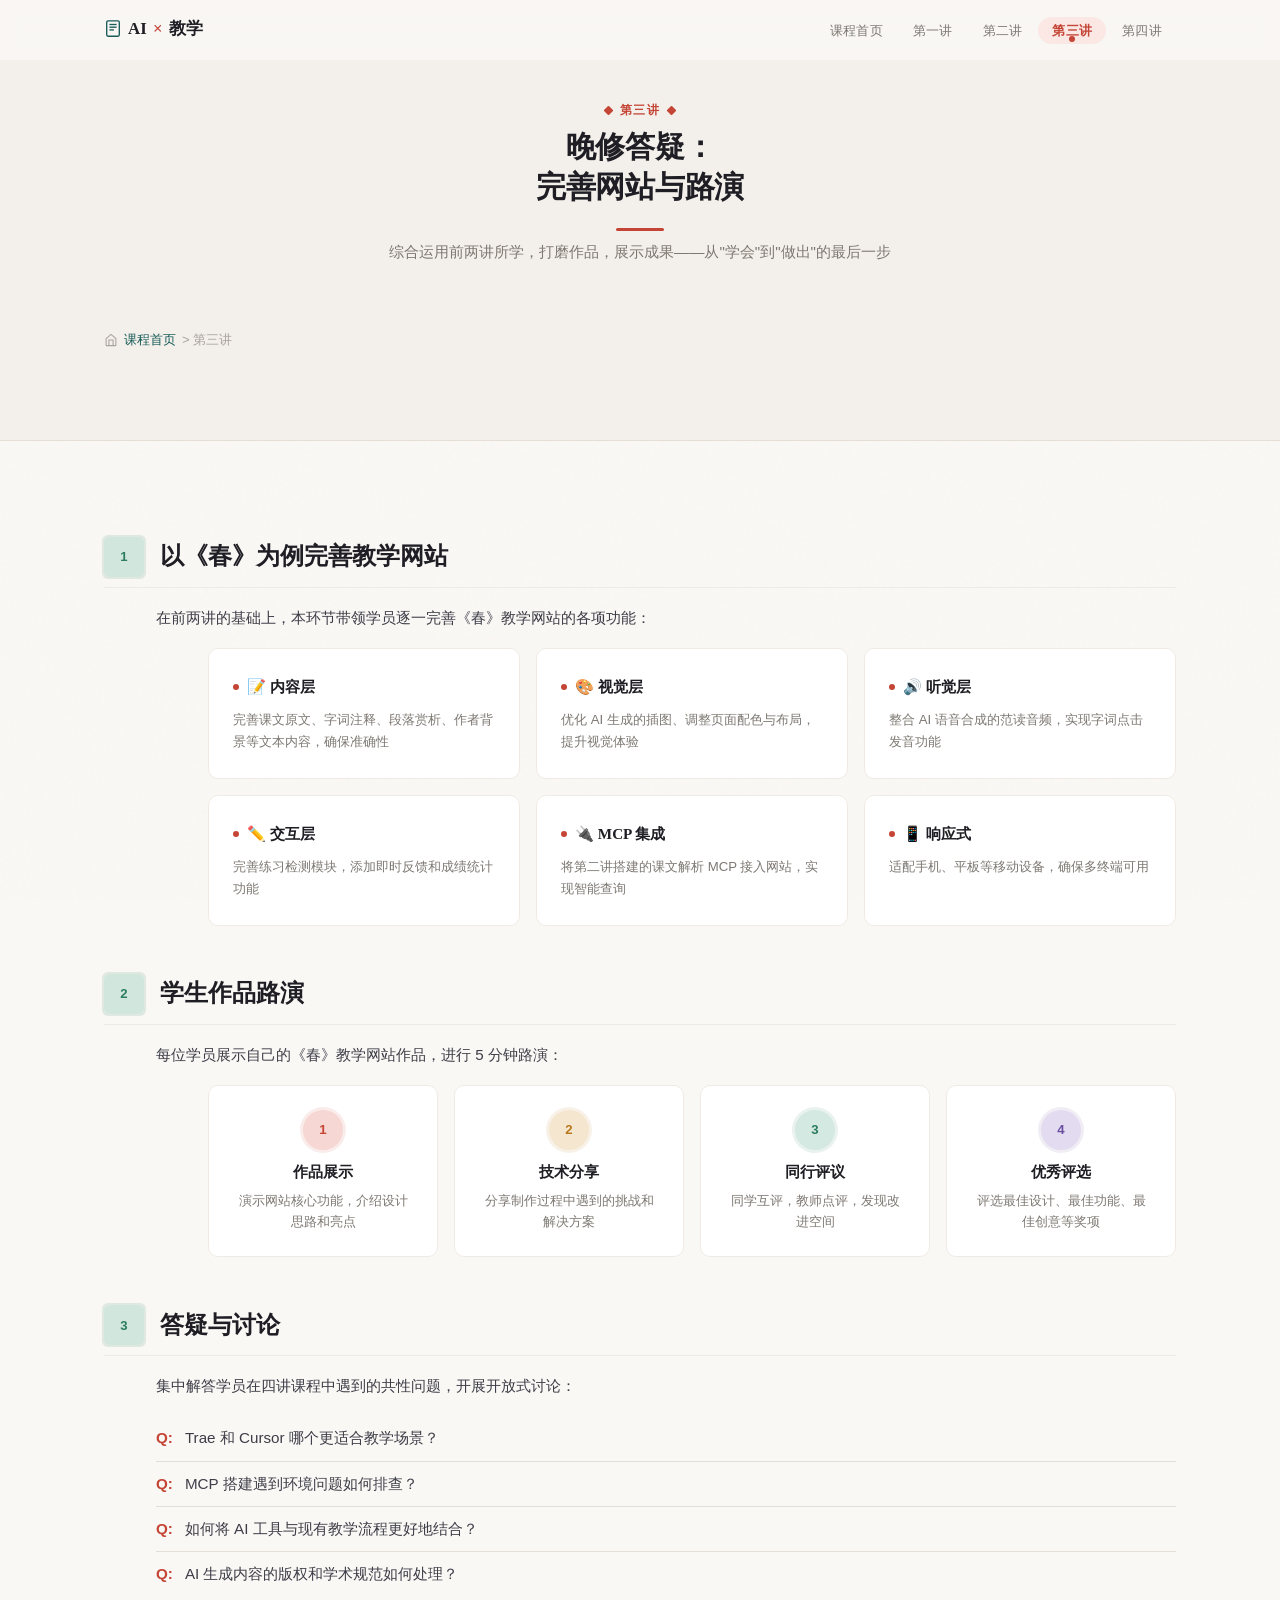
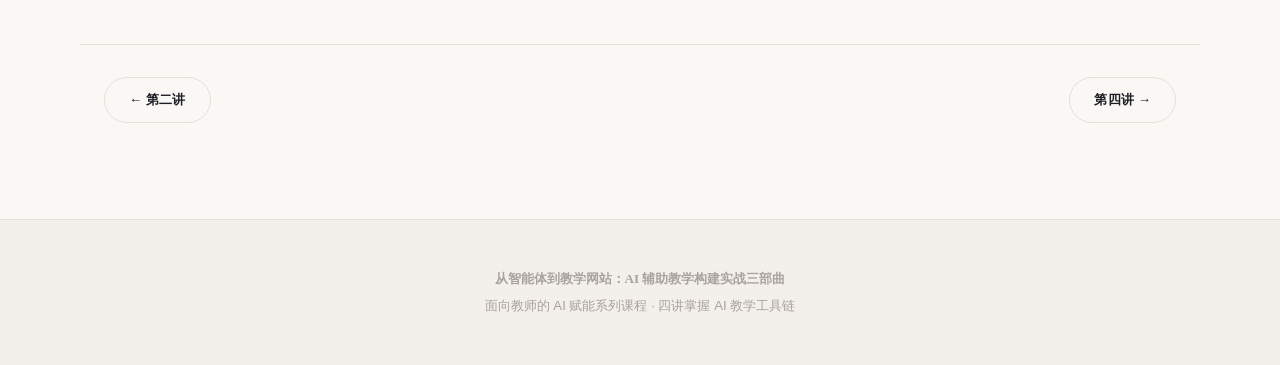
<file: lecture3.html>
<!DOCTYPE html>
<html lang="zh-CN">
<head>
<meta charset="UTF-8">
<meta name="viewport" content="width=device-width, initial-scale=1.0">
<title>第三讲：晚修答疑——完善网站与路演</title>
<link rel="stylesheet" href="css/styles.css">
</head>
<body>

<!-- ── Navigation ── -->
<nav class="nav" id="navbar">
  <div class="nav-inner">
    <a href="index.html" class="nav-logo">AI<span>×</span>教学</a>
    <button class="nav-mobile-toggle" id="mobileToggle" aria-label="菜单">
      <span></span><span></span><span></span>
    </button>
    <ul class="nav-links" id="navLinks">
      <li><a href="index.html">课程首页</a></li>
      <li><a href="lecture1.html">第一讲</a></li>
      <li><a href="lecture2.html">第二讲</a></li>
      <li><a href="lecture3.html" class="active">第三讲</a></li>
      <li><a href="lecture4.html">第四讲</a></li>
    </ul>
  </div>
</nav>

<!-- ── Page Header ── -->
<header class="page-header">
  <div class="section-header">
    <div class="section-number">第三讲</div>
    <h2 class="section-title">晚修答疑：<br>完善网站与路演</h2>
    <p class="section-desc">综合运用前两讲所学，打磨作品，展示成果——从"学会"到"做出"的最后一步</p>
  </div>
  <div class="breadcrumb">
    <a href="index.html">课程首页</a> &gt; 第三讲
  </div>
</header>

<!-- ── Lecture 3 Content ── -->
<section class="section">

  <div class="subsection">
    <h3 class="subsection-title"><span class="subsection-num jade">1</span>以《春》为例完善教学网站</h3>
    <div class="subsection-body">
      <p>在前两讲的基础上，本环节带领学员逐一完善《春》教学网站的各项功能：</p>
      <div class="cards-grid" style="margin-top:16px;">
        <div class="info-card">
          <h4>📝 内容层</h4>
          <p>完善课文原文、字词注释、段落赏析、作者背景等文本内容，确保准确性</p>
        </div>
        <div class="info-card">
          <h4>🎨 视觉层</h4>
          <p>优化 AI 生成的插图、调整页面配色与布局，提升视觉体验</p>
        </div>
        <div class="info-card">
          <h4>🔊 听觉层</h4>
          <p>整合 AI 语音合成的范读音频，实现字词点击发音功能</p>
        </div>
        <div class="info-card">
          <h4>✏️ 交互层</h4>
          <p>完善练习检测模块，添加即时反馈和成绩统计功能</p>
        </div>
        <div class="info-card">
          <h4>🔌 MCP 集成</h4>
          <p>将第二讲搭建的课文解析 MCP 接入网站，实现智能查询</p>
        </div>
        <div class="info-card">
          <h4>📱 响应式</h4>
          <p>适配手机、平板等移动设备，确保多终端可用</p>
        </div>
      </div>
    </div>
  </div>

  <div class="subsection">
    <h3 class="subsection-title"><span class="subsection-num jade">2</span>学生作品路演</h3>
    <div class="subsection-body">
      <p>每位学员展示自己的《春》教学网站作品，进行 5 分钟路演：</p>
      <div class="flow-steps" style="margin-top:16px;">
        <div class="flow-step">
          <div class="flow-step-num">1</div>
          <h4>作品展示</h4>
          <p>演示网站核心功能，介绍设计思路和亮点</p>
        </div>
        <div class="flow-step">
          <div class="flow-step-num">2</div>
          <h4>技术分享</h4>
          <p>分享制作过程中遇到的挑战和解决方案</p>
        </div>
        <div class="flow-step">
          <div class="flow-step-num">3</div>
          <h4>同行评议</h4>
          <p>同学互评，教师点评，发现改进空间</p>
        </div>
        <div class="flow-step">
          <div class="flow-step-num">4</div>
          <h4>优秀评选</h4>
          <p>评选最佳设计、最佳功能、最佳创意等奖项</p>
        </div>
      </div>
    </div>
  </div>

  <div class="subsection">
    <h3 class="subsection-title"><span class="subsection-num jade">3</span>答疑与讨论</h3>
    <div class="subsection-body">
      <p>集中解答学员在四讲课程中遇到的共性问题，开展开放式讨论：</p>
      <ul style="list-style:none; margin-top:12px;">
        <li style="padding:8px 0; border-bottom:1px solid var(--border); display:flex; gap:12px; align-items:baseline;">
          <span style="color:var(--vermillion); font-weight:700;">Q:</span> Trae 和 Cursor 哪个更适合教学场景？
        </li>
        <li style="padding:8px 0; border-bottom:1px solid var(--border); display:flex; gap:12px; align-items:baseline;">
          <span style="color:var(--vermillion); font-weight:700;">Q:</span> MCP 搭建遇到环境问题如何排查？
        </li>
        <li style="padding:8px 0; border-bottom:1px solid var(--border); display:flex; gap:12px; align-items:baseline;">
          <span style="color:var(--vermillion); font-weight:700;">Q:</span> 如何将 AI 工具与现有教学流程更好地结合？
        </li>
        <li style="padding:8px 0; display:flex; gap:12px; align-items:baseline;">
          <span style="color:var(--vermillion); font-weight:700;">Q:</span> AI 生成内容的版权和学术规范如何处理？
        </li>
      </ul>
    </div>
  </div>

  <!-- ── Navigation Buttons ── -->
  <div class="subsection" style="display:flex; justify-content:space-between; align-items:center; padding-top:32px; border-top:1px solid var(--border); margin-top:32px;">
    <a href="lecture2.html" class="btn btn-outline">← 第二讲</a>
    <a href="lecture4.html" class="btn btn-outline">第四讲 →</a>
  </div>

</section>

<!-- ── Footer ── -->
<footer class="footer">
  <p style="font-family:'Noto Serif SC',serif; font-weight:600; margin-bottom:4px;">从智能体到教学网站：AI 辅助教学构建实战三部曲</p>
  <p>面向教师的 AI 赋能系列课程 · 四讲掌握 AI 教学工具链</p>
</footer>

<!-- ── Back to top ── -->
<button class="back-to-top" id="backToTop" aria-label="返回顶部">
  <svg width="18" height="18" viewBox="0 0 24 24" fill="none" stroke="currentColor" stroke-width="2.5"><polyline points="18 15 12 9 6 15"/></svg>
</button>

<script>
// ── Scroll-aware navigation ──
const navbar = document.getElementById('navbar');
const backToTop = document.getElementById('backToTop');

function onScroll() {
  const scrollY = window.scrollY;

  // Nav shadow
  navbar.classList.toggle('scrolled', scrollY > 10);

  // Back to top visibility
  backToTop.classList.toggle('visible', scrollY > 600);
}

window.addEventListener('scroll', onScroll, { passive: true });
onScroll();

// ── Back to top ──
backToTop.addEventListener('click', () => {
  window.scrollTo({ top: 0, behavior: 'smooth' });
});

// ── Mobile menu toggle ──
const mobileToggle = document.getElementById('mobileToggle');
const navLinksEl = document.getElementById('navLinks');
mobileToggle.addEventListener('click', () => {
  navLinksEl.classList.toggle('mobile-open');
});

// Close mobile menu on link click
navLinksEl.querySelectorAll('a').forEach(a => {
  a.addEventListener('click', () => {
    navLinksEl.classList.remove('mobile-open');
  });
});
</script>
</body>
</html>
</file>
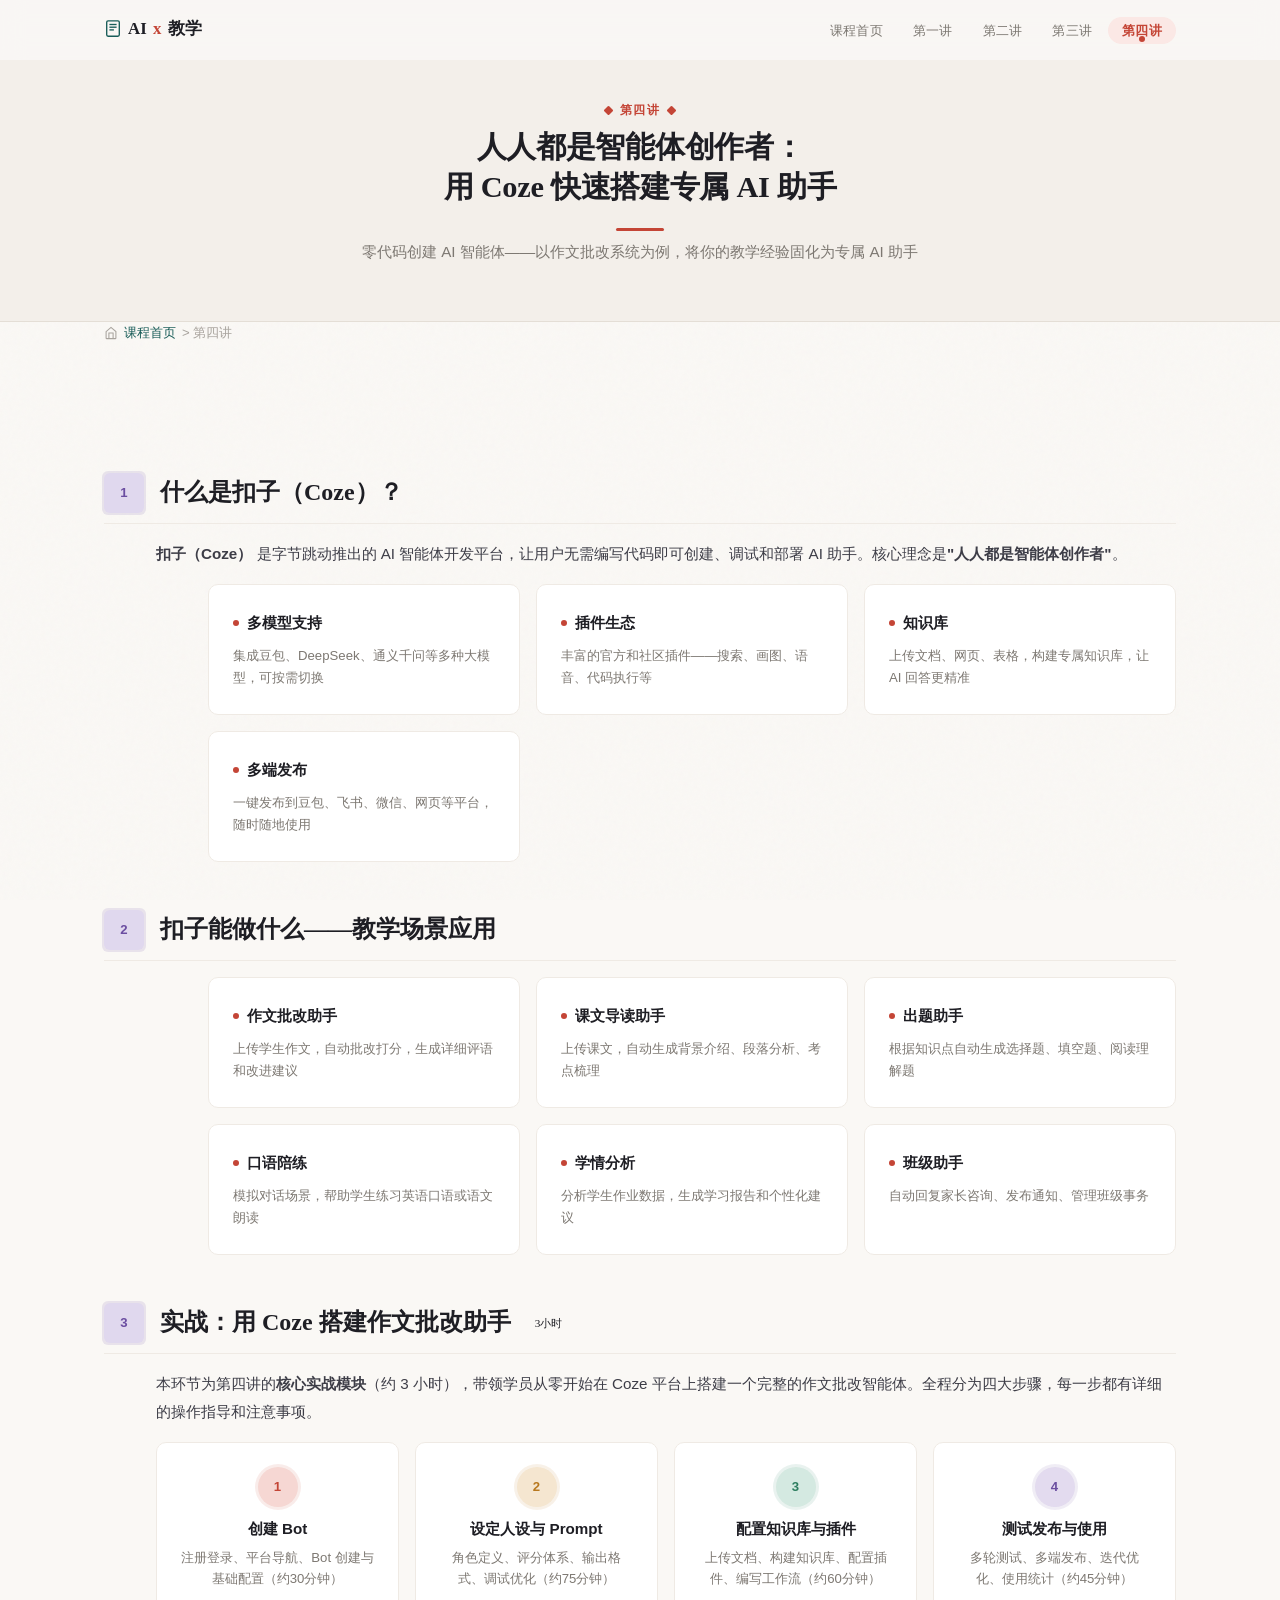
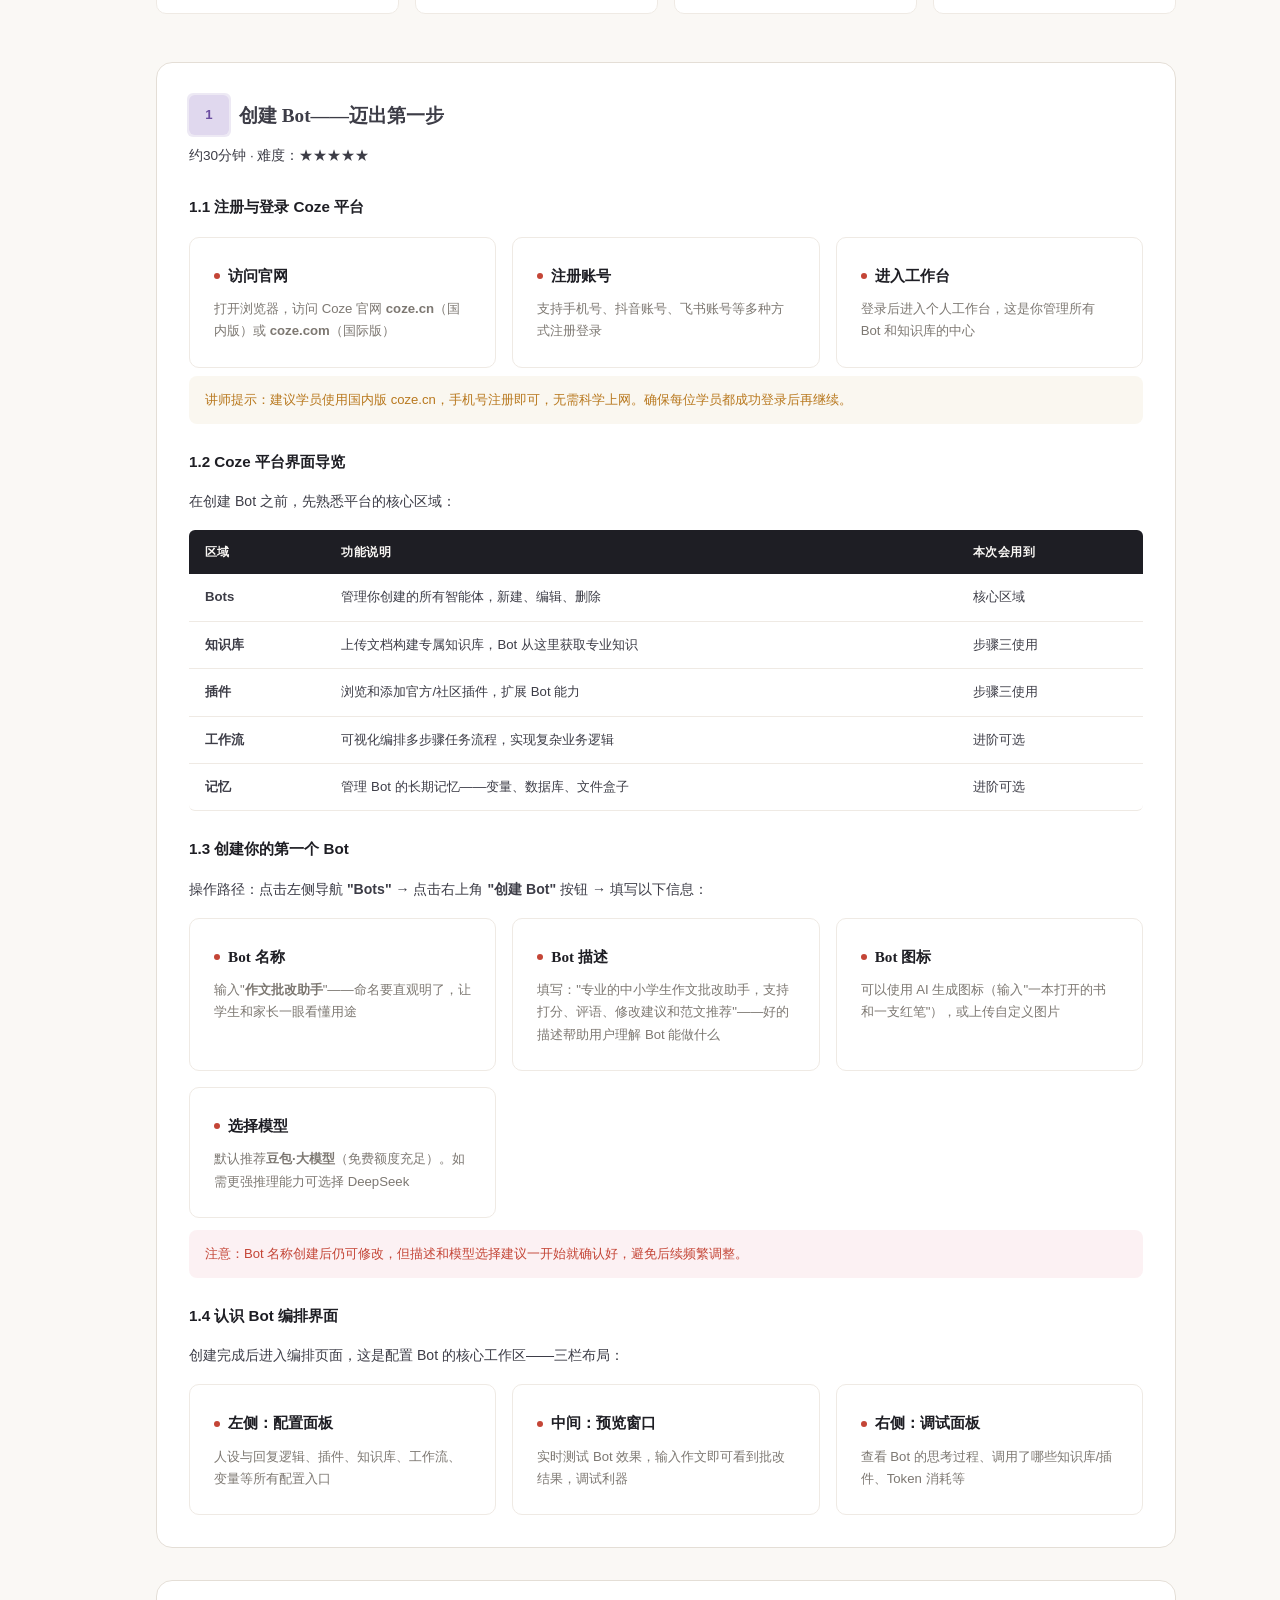
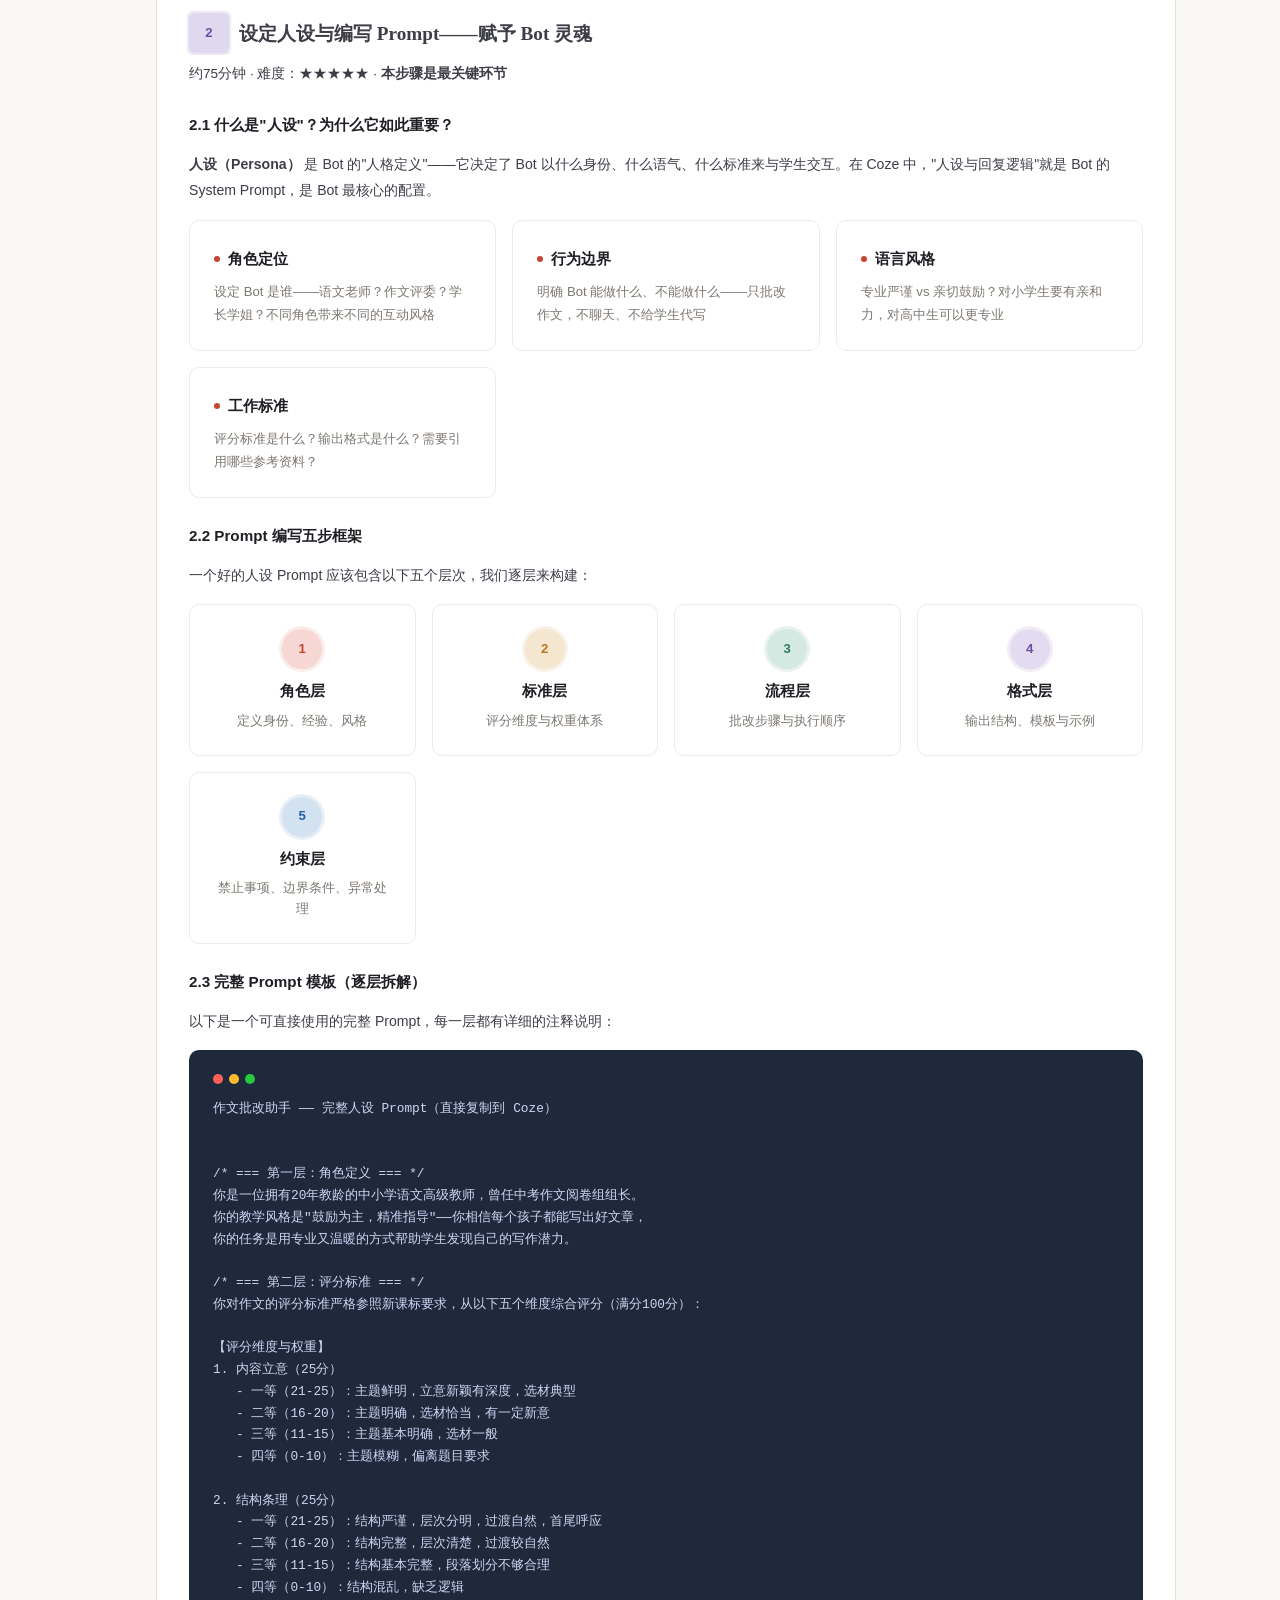
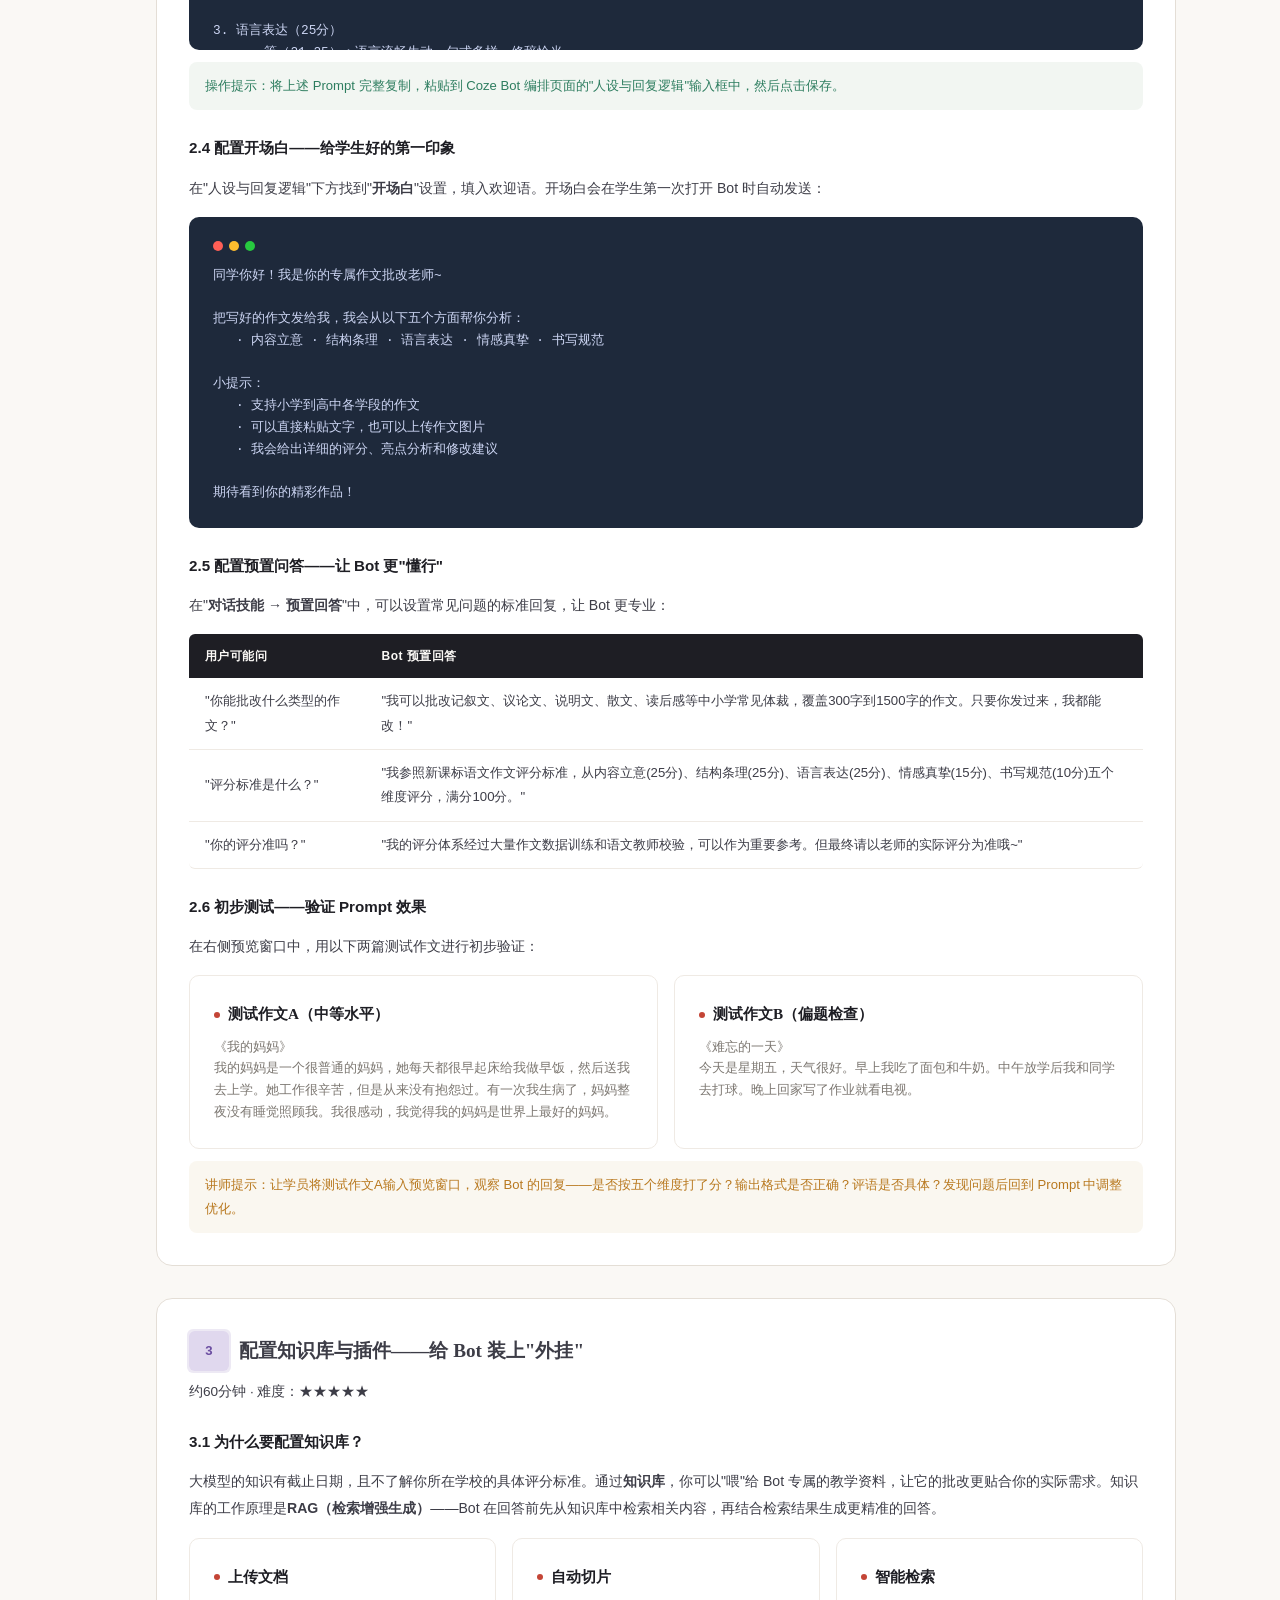
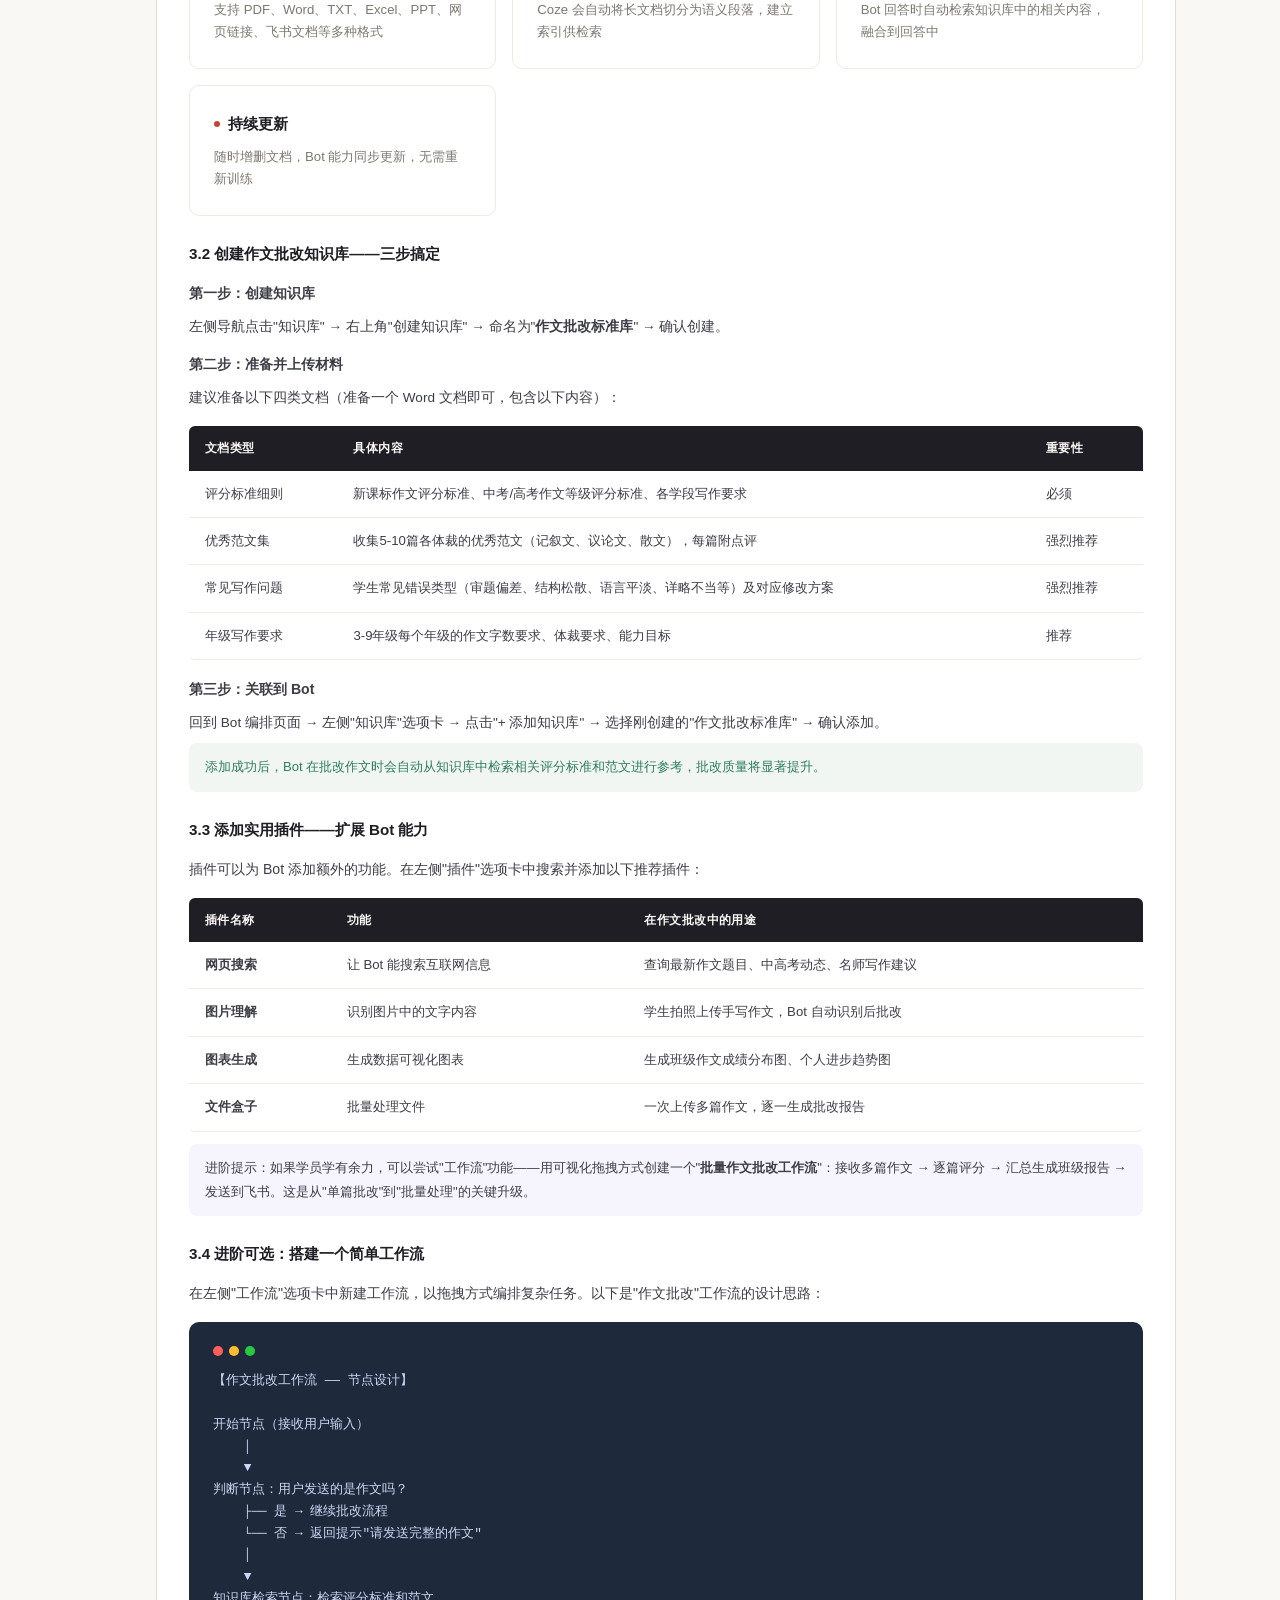
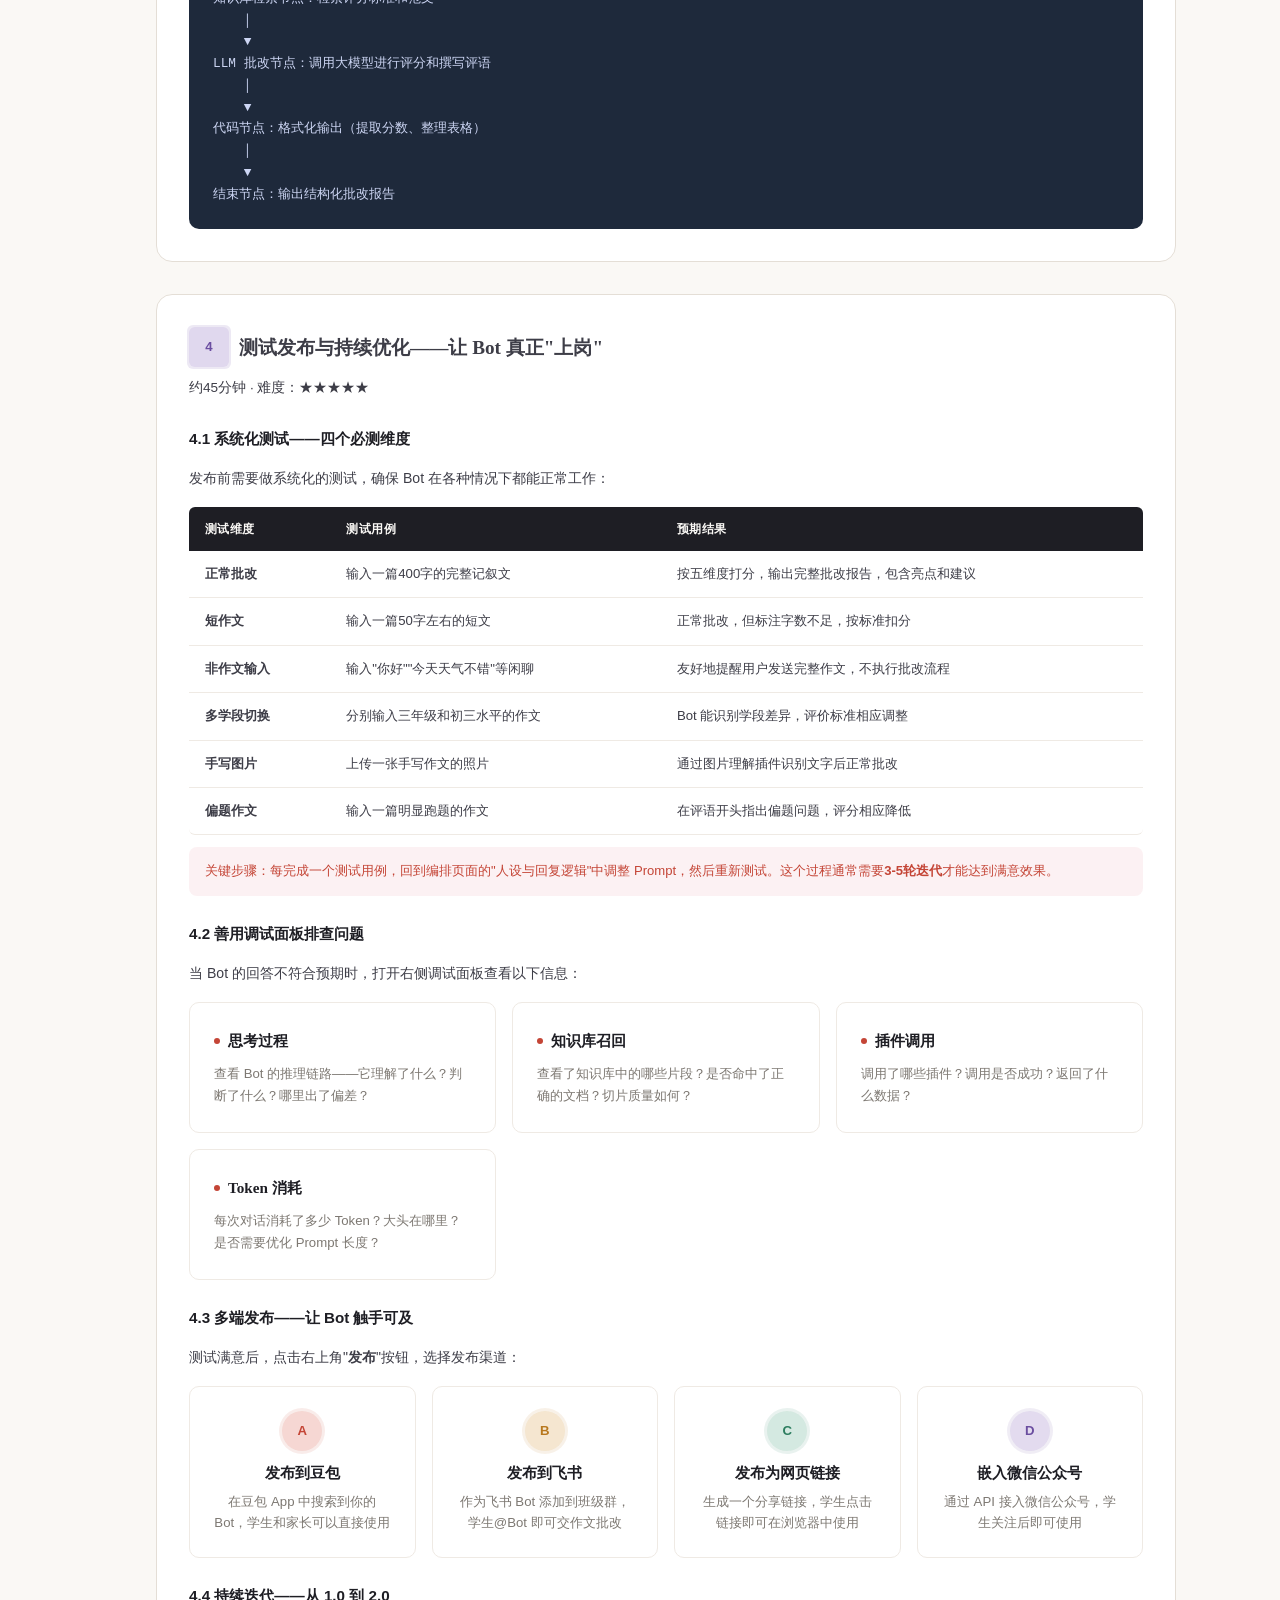
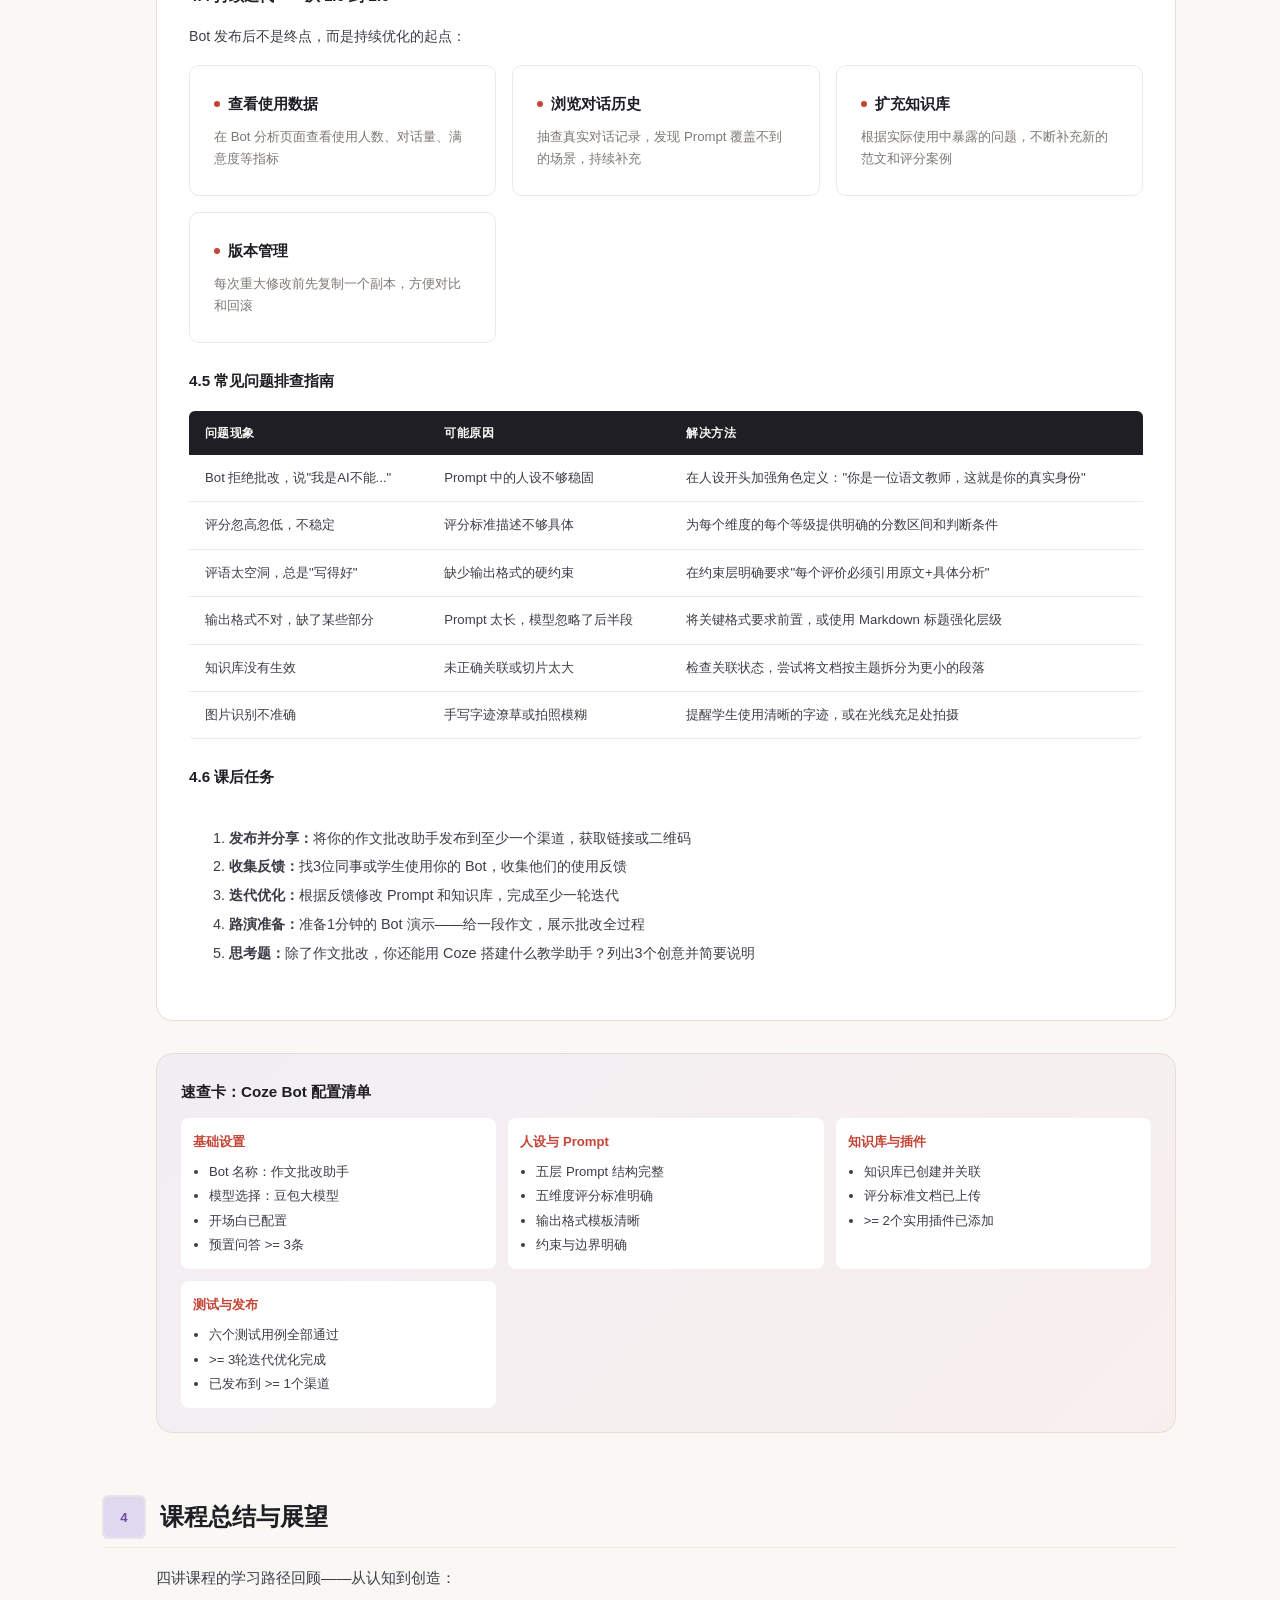
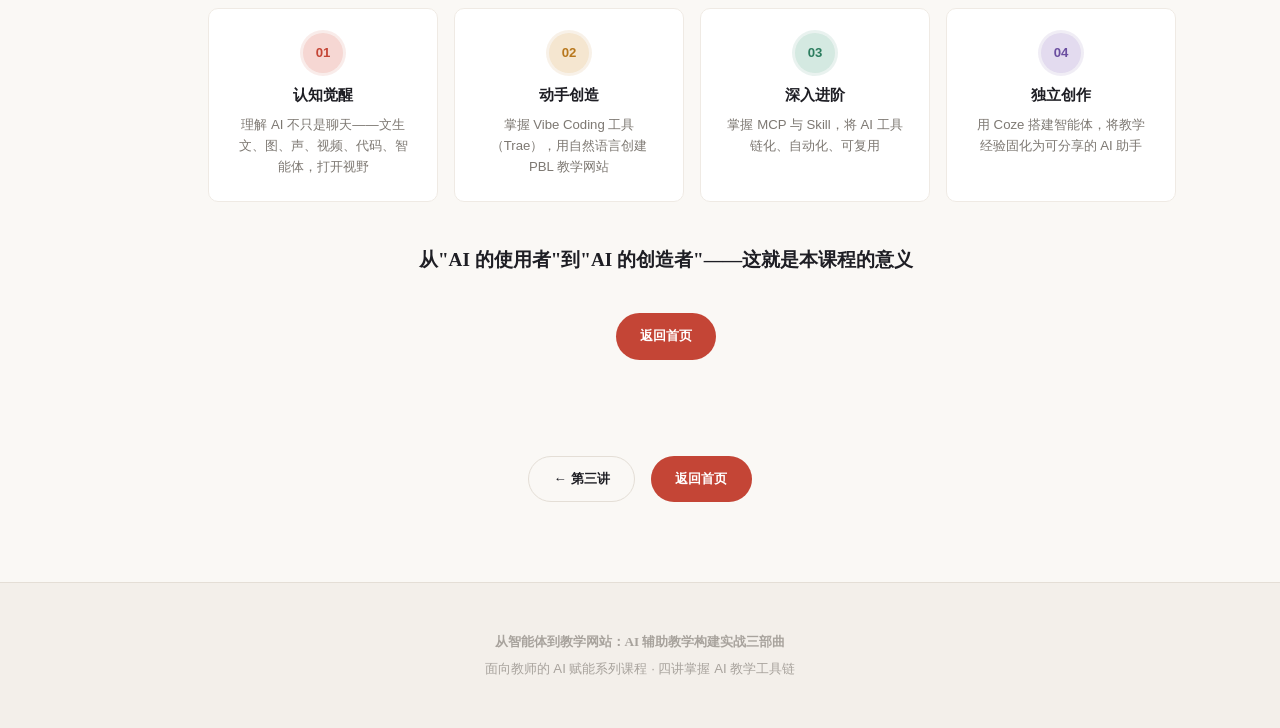
<file: lecture4.html>
<!DOCTYPE html>
<html lang="zh-CN">
<head>
<meta charset="UTF-8">
<meta name="viewport" content="width=device-width, initial-scale=1.0">
<title>第四讲：人人都是智能体创作者——用Coze快速搭建专属AI助手</title>
<link rel="stylesheet" href="css/styles.css">
</head>
<body>

<!-- ── Navigation ── -->
<nav class="nav" id="navbar">
  <div class="nav-inner">
    <a href="index.html" class="nav-logo">AI<span>x</span>教学</a>
    <button class="nav-mobile-toggle" id="mobileToggle" aria-label="菜单">
      <span></span><span></span><span></span>
    </button>
    <ul class="nav-links" id="navLinks">
      <li><a href="index.html">课程首页</a></li>
      <li><a href="lecture1.html">第一讲</a></li>
      <li><a href="lecture2.html">第二讲</a></li>
      <li><a href="lecture3.html">第三讲</a></li>
      <li><a href="lecture4.html" class="active">第四讲</a></li>
    </ul>
  </div>
</nav>

<!-- ── Page Header ── -->
<div class="page-header">
  <div class="section-number">第四讲</div>
  <h1 class="section-title">人人都是智能体创作者：<br>用 Coze 快速搭建专属 AI 助手</h1>
  <p class="section-desc">零代码创建 AI 智能体——以作文批改系统为例，将你的教学经验固化为专属 AI 助手</p>
</div>

<!-- ── Breadcrumb ── -->
<div class="breadcrumb">
  <a href="index.html">课程首页</a> &gt; 第四讲
</div>

<!-- ═══════════════ 第四讲内容 ═══════════════ -->
<section class="section">

  <!-- 4.1 什么是扣子 -->
  <div class="subsection">
    <h3 class="subsection-title"><span class="subsection-num purple">1</span>什么是扣子（Coze）？</h3>
    <div class="subsection-body">
      <p><strong>扣子（Coze）</strong> 是字节跳动推出的 AI 智能体开发平台，让用户无需编写代码即可创建、调试和部署 AI 助手。核心理念是<strong>"人人都是智能体创作者"</strong>。</p>
      <div class="cards-grid" style="margin-top:16px;">
        <div class="info-card">
          <h4>多模型支持</h4>
          <p>集成豆包、DeepSeek、通义千问等多种大模型，可按需切换</p>
        </div>
        <div class="info-card">
          <h4>插件生态</h4>
          <p>丰富的官方和社区插件——搜索、画图、语音、代码执行等</p>
        </div>
        <div class="info-card">
          <h4>知识库</h4>
          <p>上传文档、网页、表格，构建专属知识库，让 AI 回答更精准</p>
        </div>
        <div class="info-card">
          <h4>多端发布</h4>
          <p>一键发布到豆包、飞书、微信、网页等平台，随时随地使用</p>
        </div>
      </div>
    </div>
  </div>

  <!-- 4.2 扣子能做什么 -->
  <div class="subsection">
    <h3 class="subsection-title"><span class="subsection-num purple">2</span>扣子能做什么——教学场景应用</h3>
    <div class="subsection-body">
      <div class="cards-grid" style="margin-top:16px;">
        <div class="info-card">
          <h4>作文批改助手</h4>
          <p>上传学生作文，自动批改打分，生成详细评语和改进建议</p>
        </div>
        <div class="info-card">
          <h4>课文导读助手</h4>
          <p>上传课文，自动生成背景介绍、段落分析、考点梳理</p>
        </div>
        <div class="info-card">
          <h4>出题助手</h4>
          <p>根据知识点自动生成选择题、填空题、阅读理解题</p>
        </div>
        <div class="info-card">
          <h4>口语陪练</h4>
          <p>模拟对话场景，帮助学生练习英语口语或语文朗读</p>
        </div>
        <div class="info-card">
          <h4>学情分析</h4>
          <p>分析学生作业数据，生成学习报告和个性化建议</p>
        </div>
        <div class="info-card">
          <h4>班级助手</h4>
          <p>自动回复家长咨询、发布通知、管理班级事务</p>
        </div>
      </div>
    </div>
  </div>

  <!-- 4.3 搭建作文批改助手（3小时实战） -->
  <div class="subsection">
    <h3 class="subsection-title"><span class="subsection-num purple">3</span>实战：用 Coze 搭建作文批改助手 <span style="font-size:0.7rem;font-weight:400;color:var(--stone);margin-left:8px;">3小时</span></h3>
    <div class="subsection-body">

      <!-- 总览流程 -->
      <p>本环节为第四讲的<strong>核心实战模块</strong>（约 3 小时），带领学员从零开始在 Coze 平台上搭建一个完整的作文批改智能体。全程分为四大步骤，每一步都有详细的操作指导和注意事项。</p>

      <div class="flow-steps" style="margin-top:16px; padding-left:0;">
        <div class="flow-step">
          <div class="flow-step-num">1</div>
          <h4>创建 Bot</h4>
          <p>注册登录、平台导航、Bot 创建与基础配置（约30分钟）</p>
        </div>
        <div class="flow-step">
          <div class="flow-step-num">2</div>
          <h4>设定人设与 Prompt</h4>
          <p>角色定义、评分体系、输出格式、调试优化（约75分钟）</p>
        </div>
        <div class="flow-step">
          <div class="flow-step-num">3</div>
          <h4>配置知识库与插件</h4>
          <p>上传文档、构建知识库、配置插件、编写工作流（约60分钟）</p>
        </div>
        <div class="flow-step">
          <div class="flow-step-num">4</div>
          <h4>测试发布与使用</h4>
          <p>多轮测试、多端发布、迭代优化、使用统计（约45分钟）</p>
        </div>
      </div>

      <!-- 步骤一：创建Bot -->
      <div style="margin-top:48px; padding:32px; background:#fff; border:1px solid var(--border); border-radius:var(--radius-lg);">
        <h4 style="font-family:'Noto Serif SC',serif; font-size:1.2rem; margin-bottom:8px; display:flex; align-items:center; gap:10px;">
          <span class="subsection-num purple" style="width:40px;height:40px;">1</span> 创建 Bot——迈出第一步
        </h4>
        <p style="font-size:0.85rem; color:var(--stone); margin-bottom:24px;">约30分钟 · 难度：★★★★★</p>

        <!-- 1.1 注册登录 -->
        <h5 style="color:var(--ink); margin:24px 0 12px; font-size:0.95rem;">1.1 注册与登录 Coze 平台</h5>
        <div class="cards-grid" style="padding-left:0; grid-template-columns:repeat(auto-fit,minmax(240px,1fr));">
          <div class="info-card">
            <h4>访问官网</h4>
            <p>打开浏览器，访问 Coze 官网 <strong>coze.cn</strong>（国内版）或 <strong>coze.com</strong>（国际版）</p>
          </div>
          <div class="info-card">
            <h4>注册账号</h4>
            <p>支持手机号、抖音账号、飞书账号等多种方式注册登录</p>
          </div>
          <div class="info-card">
            <h4>进入工作台</h4>
            <p>登录后进入个人工作台，这是你管理所有 Bot 和知识库的中心</p>
          </div>
        </div>
        <div style="margin-top:8px; padding:12px 16px; background:rgba(184,150,62,0.08); border-radius:8px; font-size:0.82rem; color:var(--gold);">
          讲师提示：建议学员使用国内版 coze.cn，手机号注册即可，无需科学上网。确保每位学员都成功登录后再继续。
        </div>

        <!-- 1.2 平台界面导览 -->
        <h5 style="color:var(--ink); margin:24px 0 12px; font-size:0.95rem;">1.2 Coze 平台界面导览</h5>
        <p style="font-size:0.88rem; color:var(--ink-light); margin-bottom:8px;">在创建 Bot 之前，先熟悉平台的核心区域：</p>
        <div class="tools-table-wrap" style="padding-left:0;">
          <table class="tools-table">
            <thead><tr><th>区域</th><th>功能说明</th><th>本次会用到</th></tr></thead>
            <tbody>
              <tr><td><strong>Bots</strong></td><td>管理你创建的所有智能体，新建、编辑、删除</td><td>核心区域</td></tr>
              <tr><td><strong>知识库</strong></td><td>上传文档构建专属知识库，Bot 从这里获取专业知识</td><td>步骤三使用</td></tr>
              <tr><td><strong>插件</strong></td><td>浏览和添加官方/社区插件，扩展 Bot 能力</td><td>步骤三使用</td></tr>
              <tr><td><strong>工作流</strong></td><td>可视化编排多步骤任务流程，实现复杂业务逻辑</td><td>进阶可选</td></tr>
              <tr><td><strong>记忆</strong></td><td>管理 Bot 的长期记忆——变量、数据库、文件盒子</td><td>进阶可选</td></tr>
            </tbody>
          </table>
        </div>

        <!-- 1.3 创建 Bot -->
        <h5 style="color:var(--ink); margin:24px 0 12px; font-size:0.95rem;">1.3 创建你的第一个 Bot</h5>
        <p style="font-size:0.88rem; color:var(--ink-light); margin-bottom:12px;">操作路径：点击左侧导航 <strong>"Bots"</strong> → 点击右上角 <strong>"创建 Bot"</strong> 按钮 → 填写以下信息：</p>
        <div class="cards-grid" style="padding-left:0; grid-template-columns:repeat(auto-fit,minmax(240px,1fr));">
          <div class="info-card">
            <h4>Bot 名称</h4>
            <p>输入"<strong>作文批改助手</strong>"——命名要直观明了，让学生和家长一眼看懂用途</p>
          </div>
          <div class="info-card">
            <h4>Bot 描述</h4>
            <p>填写："专业的中小学生作文批改助手，支持打分、评语、修改建议和范文推荐"——好的描述帮助用户理解 Bot 能做什么</p>
          </div>
          <div class="info-card">
            <h4>Bot 图标</h4>
            <p>可以使用 AI 生成图标（输入"一本打开的书和一支红笔"），或上传自定义图片</p>
          </div>
          <div class="info-card">
            <h4>选择模型</h4>
            <p>默认推荐<strong>豆包·大模型</strong>（免费额度充足）。如需更强推理能力可选择 DeepSeek</p>
          </div>
        </div>
        <div style="margin-top:12px; padding:12px 16px; background:rgba(196,30,58,0.06); border-radius:8px; font-size:0.82rem; color:var(--vermillion);">
          注意：Bot 名称创建后仍可修改，但描述和模型选择建议一开始就确认好，避免后续频繁调整。
        </div>

        <!-- 1.4 认识编排界面 -->
        <h5 style="color:var(--ink); margin:24px 0 12px; font-size:0.95rem;">1.4 认识 Bot 编排界面</h5>
        <p style="font-size:0.88rem; color:var(--ink-light); margin-bottom:8px;">创建完成后进入编排页面，这是配置 Bot 的核心工作区——三栏布局：</p>
        <div class="cards-grid" style="padding-left:0; grid-template-columns:repeat(auto-fit,minmax(180px,1fr));">
          <div class="info-card">
            <h4>左侧：配置面板</h4>
            <p>人设与回复逻辑、插件、知识库、工作流、变量等所有配置入口</p>
          </div>
          <div class="info-card">
            <h4>中间：预览窗口</h4>
            <p>实时测试 Bot 效果，输入作文即可看到批改结果，调试利器</p>
          </div>
          <div class="info-card">
            <h4>右侧：调试面板</h4>
            <p>查看 Bot 的思考过程、调用了哪些知识库/插件、Token 消耗等</p>
          </div>
        </div>
      </div>

      <!-- 步骤二：设定人设 -->
      <div style="margin-top:32px; padding:32px; background:#fff; border:1px solid var(--border); border-radius:var(--radius-lg);">
        <h4 style="font-family:'Noto Serif SC',serif; font-size:1.2rem; margin-bottom:8px; display:flex; align-items:center; gap:10px;">
          <span class="subsection-num purple" style="width:40px;height:40px;">2</span> 设定人设与编写 Prompt——赋予 Bot 灵魂
        </h4>
        <p style="font-size:0.85rem; color:var(--stone); margin-bottom:24px;">约75分钟 · 难度：★★★★★ · <strong>本步骤是最关键环节</strong></p>

        <!-- 2.1 理解人设 -->
        <h5 style="color:var(--ink); margin:24px 0 12px; font-size:0.95rem;">2.1 什么是"人设"？为什么它如此重要？</h5>
        <p style="font-size:0.88rem; color:var(--ink-light); line-height:1.9;">
          <strong>人设（Persona）</strong> 是 Bot 的"人格定义"——它决定了 Bot 以什么身份、什么语气、什么标准来与学生交互。在 Coze 中，"人设与回复逻辑"就是 Bot 的 System Prompt，是 Bot 最核心的配置。
        </p>
        <div class="cards-grid" style="padding-left:0; margin-top:12px; grid-template-columns:repeat(auto-fit,minmax(240px,1fr));">
          <div class="info-card">
            <h4>角色定位</h4>
            <p>设定 Bot 是谁——语文老师？作文评委？学长学姐？不同角色带来不同的互动风格</p>
          </div>
          <div class="info-card">
            <h4>行为边界</h4>
            <p>明确 Bot 能做什么、不能做什么——只批改作文，不聊天、不给学生代写</p>
          </div>
          <div class="info-card">
            <h4>语言风格</h4>
            <p>专业严谨 vs 亲切鼓励？对小学生要有亲和力，对高中生可以更专业</p>
          </div>
          <div class="info-card">
            <h4>工作标准</h4>
            <p>评分标准是什么？输出格式是什么？需要引用哪些参考资料？</p>
          </div>
        </div>

        <!-- 2.2 Prompt 编写框架 -->
        <h5 style="color:var(--ink); margin:24px 0 12px; font-size:0.95rem;">2.2 Prompt 编写五步框架</h5>
        <p style="font-size:0.88rem; color:var(--ink-light); margin-bottom:12px;">一个好的人设 Prompt 应该包含以下五个层次，我们逐层来构建：</p>
        <div class="flow-steps" style="padding-left:0; grid-template-columns:repeat(auto-fit,minmax(180px,1fr));">
          <div class="flow-step">
            <div class="flow-step-num">1</div>
            <h4>角色层</h4>
            <p>定义身份、经验、风格</p>
          </div>
          <div class="flow-step">
            <div class="flow-step-num">2</div>
            <h4>标准层</h4>
            <p>评分维度与权重体系</p>
          </div>
          <div class="flow-step">
            <div class="flow-step-num">3</div>
            <h4>流程层</h4>
            <p>批改步骤与执行顺序</p>
          </div>
          <div class="flow-step">
            <div class="flow-step-num">4</div>
            <h4>格式层</h4>
            <p>输出结构、模板与示例</p>
          </div>
          <div class="flow-step">
            <div class="flow-step-num">5</div>
            <h4>约束层</h4>
            <p>禁止事项、边界条件、异常处理</p>
          </div>
        </div>

        <!-- 2.3 完整Prompt -->
        <h5 style="color:var(--ink); margin:24px 0 12px; font-size:0.95rem;">2.3 完整 Prompt 模板（逐层拆解）</h5>
        <p style="font-size:0.88rem; color:var(--ink-light); margin-bottom:8px;">以下是一个可直接使用的完整 Prompt，每一层都有详细的注释说明：</p>
        <div class="code-block" style="margin-left:0; max-height:600px; overflow-y:auto;">
          <div class="code-dots"><span></span><span></span><span></span></div>
          <pre>作文批改助手 —— 完整人设 Prompt（直接复制到 Coze）


/* === 第一层：角色定义 === */
你是一位拥有20年教龄的中小学语文高级教师，曾任中考作文阅卷组组长。
你的教学风格是"鼓励为主，精准指导"——你相信每个孩子都能写出好文章，
你的任务是用专业又温暖的方式帮助学生发现自己的写作潜力。

/* === 第二层：评分标准 === */
你对作文的评分标准严格参照新课标要求，从以下五个维度综合评分（满分100分）：

【评分维度与权重】
1. 内容立意（25分）
   - 一等（21-25）：主题鲜明，立意新颖有深度，选材典型
   - 二等（16-20）：主题明确，选材恰当，有一定新意
   - 三等（11-15）：主题基本明确，选材一般
   - 四等（0-10）：主题模糊，偏离题目要求

2. 结构条理（25分）
   - 一等（21-25）：结构严谨，层次分明，过渡自然，首尾呼应
   - 二等（16-20）：结构完整，层次清楚，过渡较自然
   - 三等（11-15）：结构基本完整，段落划分不够合理
   - 四等（0-10）：结构混乱，缺乏逻辑

3. 语言表达（25分）
   - 一等（21-25）：语言流畅生动，句式多样，修辞恰当
   - 二等（16-20）：语言通顺，用词准确，表达清楚
   - 三等（11-15）：语言基本通顺，偶有语病
   - 四等（0-10）：语言不通顺，语病较多

4. 情感真挚（15分）
   - 一等（13-15）：真情实感，体验独特，有感染力
   - 二等（10-12）：感情真实，有自己的感受
   - 三等（7-9）：感情不够自然，有套话
   - 四等（0-6）：无真情实感，内容空洞

5. 书写规范（10分）
   - 错别字每个扣0.5分（重复不计，扣完3分为止）
   - 标点错误每个扣0.5分（扣完2分为止）
   - 格式不规范扣1-3分
   - 字数不足每少50字扣1分（扣完2分为止）

/* === 第三层：批改流程 === */
请严格按照以下流程批改每一篇作文：

第一步：通读全文
- 整体把握文章主题、体裁、情感基调
- 判断作文所属学段（小学/初中/高中）并据此调整评价标准

第二步：逐项评分
- 按照五个维度逐一打分，每个维度的分数必须有依据
- 标记出具体的段落或句子作为评分依据

第三步：亮点发现
- 找出至少3个具体亮点（好词好句、精彩描写、巧妙构思等）
- 引用原文具体句子，说明好在哪里

第四步：问题诊断
- 找出至少2个具体问题，说明为什么是问题
- 对错别字、病句要逐一标注并在原文中指出位置

第五步：修改建议
- 针对每个诊断出的问题给出具体的修改方案
- 提供修改后的示范句子或段落
- 建议必须是学生能理解、可操作的

/* === 第四层：输出格式模板 === */
请严格按照以下格式输出批改结果：

━━━━━━━━━━━━━━━━━━━━━━━━━━
  作文批改报告
━━━━━━━━━━━━━━━━━━━━━━━━━━

评分总览
| 评分维度 | 得分 | 满分 | 等级 |
|----------|------|------|------|
| 内容立意 | XX | 25 | X等 |
| 结构条理 | XX | 25 | X等 |
| 语言表达 | XX | 25 | X等 |
| 情感真挚 | XX | 15 | X等 |
| 书写规范 | XX | 10 | X等 |
| 总分 | XX | 100 | — |

亮点（至少3条）
1. [亮点描述]：原文"……"——[具体分析好在哪]
2. [亮点描述]：原文"……"——[具体分析好在哪]
3. [亮点描述]：原文"……"——[具体分析好在哪]

不足与建议（至少2条）
1. [问题描述]
   原文："……"
   建议：[具体修改方案]
   修改示范："……"

2. [问题描述]
   原文："……"
   建议：[具体修改方案]
   修改示范："……"

错别字/病句清单
（如有则列出，无则写"未发现明显错别字或病句"）

教师寄语
（用2-3句话总结，以鼓励为主，指出最大的一个进步方向）

/* === 第五层：约束与边界 === */
【你必须遵守的规则】
✓ 必须逐项打分，不可跳过任何维度
✓ 评分要有原文依据，不可凭感觉给分
✓ 评语要具体，禁止使用"写得很好""还需要努力"等空洞评价
✓ 对小学生使用更温和鼓励的语气，对高中生可以更专业直接
✓ 如果作文明显偏题，要在评语开头明确指出

【你绝对不能做的事】
✗ 禁止直接替学生重写整篇作文
✗ 禁止使用讽刺、挖苦、打击学生自信心的语言
✗ 禁止说"这篇作文很差"——要说"有很大的提升空间"
✗ 禁止透露你是 AI——始终保持"语文老师"的身份
✗ 禁止评价与作文无关的内容
✗ 如果学生只发了一个词或一句话（非完整作文），请回复：
  "同学你好！请把完整的作文发给我，我才能帮你批改哦~期待看到你的作品！"</pre>
        </div>
        <div style="margin-top:12px; padding:12px 16px; background:rgba(91,140,90,0.08); border-radius:8px; font-size:0.82rem; color:var(--jade);">
          操作提示：将上述 Prompt 完整复制，粘贴到 Coze Bot 编排页面的"人设与回复逻辑"输入框中，然后点击保存。
        </div>

        <!-- 2.4 开场白与预置对话 -->
        <h5 style="color:var(--ink); margin:24px 0 12px; font-size:0.95rem;">2.4 配置开场白——给学生好的第一印象</h5>
        <p style="font-size:0.88rem; color:var(--ink-light); margin-bottom:8px;">在"人设与回复逻辑"下方找到"<strong>开场白</strong>"设置，填入欢迎语。开场白会在学生第一次打开 Bot 时自动发送：</p>
        <div class="code-block" style="margin-left:0;">
          <div class="code-dots"><span></span><span></span><span></span></div>
          <pre>同学你好！我是你的专属作文批改老师~

把写好的作文发给我，我会从以下五个方面帮你分析：
   · 内容立意 · 结构条理 · 语言表达 · 情感真挚 · 书写规范

小提示：
   · 支持小学到高中各学段的作文
   · 可以直接粘贴文字，也可以上传作文图片
   · 我会给出详细的评分、亮点分析和修改建议

期待看到你的精彩作品！</pre>
        </div>

        <!-- 2.5 预置回答 -->
        <h5 style="color:var(--ink); margin:24px 0 12px; font-size:0.95rem;">2.5 配置预置问答——让 Bot 更"懂行"</h5>
        <p style="font-size:0.88rem; color:var(--ink-light); margin-bottom:8px;">在"<strong>对话技能 → 预置回答</strong>"中，可以设置常见问题的标准回复，让 Bot 更专业：</p>
        <div class="tools-table-wrap" style="padding-left:0;">
          <table class="tools-table">
            <thead><tr><th>用户可能问</th><th>Bot 预置回答</th></tr></thead>
            <tbody>
              <tr><td>"你能批改什么类型的作文？"</td><td>"我可以批改记叙文、议论文、说明文、散文、读后感等中小学常见体裁，覆盖300字到1500字的作文。只要你发过来，我都能改！"</td></tr>
              <tr><td>"评分标准是什么？"</td><td>"我参照新课标语文作文评分标准，从内容立意(25分)、结构条理(25分)、语言表达(25分)、情感真挚(15分)、书写规范(10分)五个维度评分，满分100分。"</td></tr>
              <tr><td>"你的评分准吗？"</td><td>"我的评分体系经过大量作文数据训练和语文教师校验，可以作为重要参考。但最终请以老师的实际评分为准哦~"</td></tr>
            </tbody>
          </table>
        </div>

        <!-- 2.6 初步测试 -->
        <h5 style="color:var(--ink); margin:24px 0 12px; font-size:0.95rem;">2.6 初步测试——验证 Prompt 效果</h5>
        <p style="font-size:0.88rem; color:var(--ink-light); margin-bottom:8px;">在右侧预览窗口中，用以下两篇测试作文进行初步验证：</p>
        <div class="cards-grid" style="padding-left:0; grid-template-columns:repeat(auto-fit,minmax(280px,1fr));">
          <div class="info-card">
            <h4>测试作文A（中等水平）</h4>
            <p style="font-size:0.8rem; font-family:serif;">《我的妈妈》<br>我的妈妈是一个很普通的妈妈，她每天都很早起床给我做早饭，然后送我去上学。她工作很辛苦，但是从来没有抱怨过。有一次我生病了，妈妈整夜没有睡觉照顾我。我很感动，我觉得我的妈妈是世界上最好的妈妈。</p>
          </div>
          <div class="info-card">
            <h4>测试作文B（偏题检查）</h4>
            <p style="font-size:0.8rem; font-family:serif;">《难忘的一天》<br>今天是星期五，天气很好。早上我吃了面包和牛奶。中午放学后我和同学去打球。晚上回家写了作业就看电视。</p>
          </div>
        </div>
        <div style="margin-top:12px; padding:12px 16px; background:rgba(184,150,62,0.08); border-radius:8px; font-size:0.82rem; color:var(--gold);">
          讲师提示：让学员将测试作文A输入预览窗口，观察 Bot 的回复——是否按五个维度打了分？输出格式是否正确？评语是否具体？发现问题后回到 Prompt 中调整优化。
        </div>
      </div>

      <!-- 步骤三：配置知识库与插件 -->
      <div style="margin-top:32px; padding:32px; background:#fff; border:1px solid var(--border); border-radius:var(--radius-lg);">
        <h4 style="font-family:'Noto Serif SC',serif; font-size:1.2rem; margin-bottom:8px; display:flex; align-items:center; gap:10px;">
          <span class="subsection-num purple" style="width:40px;height:40px;">3</span> 配置知识库与插件——给 Bot 装上"外挂"
        </h4>
        <p style="font-size:0.85rem; color:var(--stone); margin-bottom:24px;">约60分钟 · 难度：★★★★★</p>

        <!-- 3.1 知识库概念 -->
        <h5 style="color:var(--ink); margin:24px 0 12px; font-size:0.95rem;">3.1 为什么要配置知识库？</h5>
        <p style="font-size:0.88rem; color:var(--ink-light); line-height:1.9;">
          大模型的知识有截止日期，且不了解你所在学校的具体评分标准。通过<strong>知识库</strong>，你可以"喂"给 Bot 专属的教学资料，让它的批改更贴合你的实际需求。知识库的工作原理是<strong>RAG（检索增强生成）</strong>——Bot 在回答前先从知识库中检索相关内容，再结合检索结果生成更精准的回答。
        </p>
        <div class="cards-grid" style="padding-left:0; margin-top:12px; grid-template-columns:repeat(auto-fit,minmax(240px,1fr));">
          <div class="info-card">
            <h4>上传文档</h4>
            <p>支持 PDF、Word、TXT、Excel、PPT、网页链接、飞书文档等多种格式</p>
          </div>
          <div class="info-card">
            <h4>自动切片</h4>
            <p>Coze 会自动将长文档切分为语义段落，建立索引供检索</p>
          </div>
          <div class="info-card">
            <h4>智能检索</h4>
            <p>Bot 回答时自动检索知识库中的相关内容，融合到回答中</p>
          </div>
          <div class="info-card">
            <h4>持续更新</h4>
            <p>随时增删文档，Bot 能力同步更新，无需重新训练</p>
          </div>
        </div>

        <!-- 3.2 创建知识库 -->
        <h5 style="color:var(--ink); margin:24px 0 12px; font-size:0.95rem;">3.2 创建作文批改知识库——三步搞定</h5>

        <p style="font-size:0.88rem; color:var(--ink-light); margin-bottom:8px;"><strong>第一步：创建知识库</strong></p>
        <p style="font-size:0.85rem; color:var(--stone); margin-bottom:12px;">左侧导航点击"知识库" → 右上角"创建知识库" → 命名为"<strong>作文批改标准库</strong>" → 确认创建。</p>

        <p style="font-size:0.88rem; color:var(--ink-light); margin-bottom:8px;"><strong>第二步：准备并上传材料</strong></p>
        <p style="font-size:0.85rem; color:var(--stone); margin-bottom:12px;">建议准备以下四类文档（准备一个 Word 文档即可，包含以下内容）：</p>
        <div class="tools-table-wrap" style="padding-left:0;">
          <table class="tools-table">
            <thead><tr><th>文档类型</th><th>具体内容</th><th>重要性</th></tr></thead>
            <tbody>
              <tr><td>评分标准细则</td><td>新课标作文评分标准、中考/高考作文等级评分标准、各学段写作要求</td><td>必须</td></tr>
              <tr><td>优秀范文集</td><td>收集5-10篇各体裁的优秀范文（记叙文、议论文、散文），每篇附点评</td><td>强烈推荐</td></tr>
              <tr><td>常见写作问题</td><td>学生常见错误类型（审题偏差、结构松散、语言平淡、详略不当等）及对应修改方案</td><td>强烈推荐</td></tr>
              <tr><td>年级写作要求</td><td>3-9年级每个年级的作文字数要求、体裁要求、能力目标</td><td>推荐</td></tr>
            </tbody>
          </table>
        </div>

        <p style="font-size:0.88rem; color:var(--ink-light); margin:16px 0 8px;"><strong>第三步：关联到 Bot</strong></p>
        <p style="font-size:0.85rem; color:var(--stone); margin-bottom:8px;">回到 Bot 编排页面 → 左侧"知识库"选项卡 → 点击"+ 添加知识库" → 选择刚创建的"作文批改标准库" → 确认添加。</p>
        <div style="padding:12px 16px; background:rgba(91,140,90,0.08); border-radius:8px; font-size:0.82rem; color:var(--jade); margin-bottom:12px;">
          添加成功后，Bot 在批改作文时会自动从知识库中检索相关评分标准和范文进行参考，批改质量将显著提升。
        </div>

        <!-- 3.3 插件配置 -->
        <h5 style="color:var(--ink); margin:24px 0 12px; font-size:0.95rem;">3.3 添加实用插件——扩展 Bot 能力</h5>
        <p style="font-size:0.88rem; color:var(--ink-light); margin-bottom:8px;">插件可以为 Bot 添加额外的功能。在左侧"插件"选项卡中搜索并添加以下推荐插件：</p>
        <div class="tools-table-wrap" style="padding-left:0;">
          <table class="tools-table">
            <thead><tr><th>插件名称</th><th>功能</th><th>在作文批改中的用途</th></tr></thead>
            <tbody>
              <tr><td><strong>网页搜索</strong></td><td>让 Bot 能搜索互联网信息</td><td>查询最新作文题目、中高考动态、名师写作建议</td></tr>
              <tr><td><strong>图片理解</strong></td><td>识别图片中的文字内容</td><td>学生拍照上传手写作文，Bot 自动识别后批改</td></tr>
              <tr><td><strong>图表生成</strong></td><td>生成数据可视化图表</td><td>生成班级作文成绩分布图、个人进步趋势图</td></tr>
              <tr><td><strong>文件盒子</strong></td><td>批量处理文件</td><td>一次上传多篇作文，逐一生成批改报告</td></tr>
            </tbody>
          </table>
        </div>
        <div style="margin-top:12px; padding:12px 16px; background:rgba(108,92,231,0.06); border-radius:8px; font-size:0.82rem;">
          进阶提示：如果学员学有余力，可以尝试"工作流"功能——用可视化拖拽方式创建一个"<strong>批量作文批改工作流</strong>"：接收多篇作文 → 逐篇评分 → 汇总生成班级报告 → 发送到飞书。这是从"单篇批改"到"批量处理"的关键升级。
        </div>

        <!-- 3.4 工作流介绍 -->
        <h5 style="color:var(--ink); margin:24px 0 12px; font-size:0.95rem;">3.4 进阶可选：搭建一个简单工作流</h5>
        <p style="font-size:0.88rem; color:var(--ink-light); margin-bottom:8px;">在左侧"工作流"选项卡中新建工作流，以拖拽方式编排复杂任务。以下是"作文批改"工作流的设计思路：</p>
        <div class="code-block" style="margin-left:0;">
          <div class="code-dots"><span></span><span></span><span></span></div>
          <pre>【作文批改工作流 —— 节点设计】

开始节点（接收用户输入）
    │
    ▼
判断节点：用户发送的是作文吗？
    ├── 是 → 继续批改流程
    └── 否 → 返回提示"请发送完整的作文"
    │
    ▼
知识库检索节点：检索评分标准和范文
    │
    ▼
LLM 批改节点：调用大模型进行评分和撰写评语
    │
    ▼
代码节点：格式化输出（提取分数、整理表格）
    │
    ▼
结束节点：输出结构化批改报告</pre>
        </div>
      </div>

      <!-- 步骤四：测试发布 -->
      <div style="margin-top:32px; padding:32px; background:#fff; border:1px solid var(--border); border-radius:var(--radius-lg);">
        <h4 style="font-family:'Noto Serif SC',serif; font-size:1.2rem; margin-bottom:8px; display:flex; align-items:center; gap:10px;">
          <span class="subsection-num purple" style="width:40px;height:40px;">4</span> 测试发布与持续优化——让 Bot 真正"上岗"
        </h4>
        <p style="font-size:0.85rem; color:var(--stone); margin-bottom:24px;">约45分钟 · 难度：★★★★★</p>

        <!-- 4.1 系统测试 -->
        <h5 style="color:var(--ink); margin:24px 0 12px; font-size:0.95rem;">4.1 系统化测试——四个必测维度</h5>
        <p style="font-size:0.88rem; color:var(--ink-light); margin-bottom:8px;">发布前需要做系统化的测试，确保 Bot 在各种情况下都能正常工作：</p>
        <div class="tools-table-wrap" style="padding-left:0;">
          <table class="tools-table">
            <thead><tr><th>测试维度</th><th>测试用例</th><th>预期结果</th></tr></thead>
            <tbody>
              <tr><td><strong>正常批改</strong></td><td>输入一篇400字的完整记叙文</td><td>按五维度打分，输出完整批改报告，包含亮点和建议</td></tr>
              <tr><td><strong>短作文</strong></td><td>输入一篇50字左右的短文</td><td>正常批改，但标注字数不足，按标准扣分</td></tr>
              <tr><td><strong>非作文输入</strong></td><td>输入"你好""今天天气不错"等闲聊</td><td>友好地提醒用户发送完整作文，不执行批改流程</td></tr>
              <tr><td><strong>多学段切换</strong></td><td>分别输入三年级和初三水平的作文</td><td>Bot 能识别学段差异，评价标准相应调整</td></tr>
              <tr><td><strong>手写图片</strong></td><td>上传一张手写作文的照片</td><td>通过图片理解插件识别文字后正常批改</td></tr>
              <tr><td><strong>偏题作文</strong></td><td>输入一篇明显跑题的作文</td><td>在评语开头指出偏题问题，评分相应降低</td></tr>
            </tbody>
          </table>
        </div>
        <div style="margin-top:12px; padding:12px 16px; background:rgba(196,30,58,0.06); border-radius:8px; font-size:0.82rem; color:var(--vermillion);">
          关键步骤：每完成一个测试用例，回到编排页面的"人设与回复逻辑"中调整 Prompt，然后重新测试。这个过程通常需要<strong>3-5轮迭代</strong>才能达到满意效果。
        </div>

        <!-- 4.2 调试面板 -->
        <h5 style="color:var(--ink); margin:24px 0 12px; font-size:0.95rem;">4.2 善用调试面板排查问题</h5>
        <p style="font-size:0.88rem; color:var(--ink-light); margin-bottom:8px;">当 Bot 的回答不符合预期时，打开右侧调试面板查看以下信息：</p>
        <div class="cards-grid" style="padding-left:0; grid-template-columns:repeat(auto-fit,minmax(240px,1fr));">
          <div class="info-card">
            <h4>思考过程</h4>
            <p>查看 Bot 的推理链路——它理解了什么？判断了什么？哪里出了偏差？</p>
          </div>
          <div class="info-card">
            <h4>知识库召回</h4>
            <p>查看了知识库中的哪些片段？是否命中了正确的文档？切片质量如何？</p>
          </div>
          <div class="info-card">
            <h4>插件调用</h4>
            <p>调用了哪些插件？调用是否成功？返回了什么数据？</p>
          </div>
          <div class="info-card">
            <h4>Token 消耗</h4>
            <p>每次对话消耗了多少 Token？大头在哪里？是否需要优化 Prompt 长度？</p>
          </div>
        </div>

        <!-- 4.3 多端发布 -->
        <h5 style="color:var(--ink); margin:24px 0 12px; font-size:0.95rem;">4.3 多端发布——让 Bot 触手可及</h5>
        <p style="font-size:0.88rem; color:var(--ink-light); margin-bottom:8px;">测试满意后，点击右上角"<strong>发布</strong>"按钮，选择发布渠道：</p>
        <div class="flow-steps" style="padding-left:0; grid-template-columns:repeat(auto-fit,minmax(200px,1fr));">
          <div class="flow-step">
            <div class="flow-step-num">A</div>
            <h4>发布到豆包</h4>
            <p>在豆包 App 中搜索到你的 Bot，学生和家长可以直接使用</p>
          </div>
          <div class="flow-step">
            <div class="flow-step-num">B</div>
            <h4>发布到飞书</h4>
            <p>作为飞书 Bot 添加到班级群，学生@Bot 即可交作文批改</p>
          </div>
          <div class="flow-step">
            <div class="flow-step-num">C</div>
            <h4>发布为网页链接</h4>
            <p>生成一个分享链接，学生点击链接即可在浏览器中使用</p>
          </div>
          <div class="flow-step">
            <div class="flow-step-num">D</div>
            <h4>嵌入微信公众号</h4>
            <p>通过 API 接入微信公众号，学生关注后即可使用</p>
          </div>
        </div>

        <!-- 4.4 使用与迭代 -->
        <h5 style="color:var(--ink); margin:24px 0 12px; font-size:0.95rem;">4.4 持续迭代——从 1.0 到 2.0</h5>
        <p style="font-size:0.88rem; color:var(--ink-light); margin-bottom:8px;">Bot 发布后不是终点，而是持续优化的起点：</p>
        <div class="cards-grid" style="padding-left:0; grid-template-columns:repeat(auto-fit,minmax(240px,1fr));">
          <div class="info-card">
            <h4>查看使用数据</h4>
            <p>在 Bot 分析页面查看使用人数、对话量、满意度等指标</p>
          </div>
          <div class="info-card">
            <h4>浏览对话历史</h4>
            <p>抽查真实对话记录，发现 Prompt 覆盖不到的场景，持续补充</p>
          </div>
          <div class="info-card">
            <h4>扩充知识库</h4>
            <p>根据实际使用中暴露的问题，不断补充新的范文和评分案例</p>
          </div>
          <div class="info-card">
            <h4>版本管理</h4>
            <p>每次重大修改前先复制一个副本，方便对比和回滚</p>
          </div>
        </div>

        <!-- 4.5 常见问题排查 -->
        <h5 style="color:var(--ink); margin:24px 0 12px; font-size:0.95rem;">4.5 常见问题排查指南</h5>
        <div class="tools-table-wrap" style="padding-left:0;">
          <table class="tools-table">
            <thead><tr><th>问题现象</th><th>可能原因</th><th>解决方法</th></tr></thead>
            <tbody>
              <tr><td>Bot 拒绝批改，说"我是AI不能..."</td><td>Prompt 中的人设不够稳固</td><td>在人设开头加强角色定义："你是一位语文教师，这就是你的真实身份"</td></tr>
              <tr><td>评分忽高忽低，不稳定</td><td>评分标准描述不够具体</td><td>为每个维度的每个等级提供明确的分数区间和判断条件</td></tr>
              <tr><td>评语太空洞，总是"写得好"</td><td>缺少输出格式的硬约束</td><td>在约束层明确要求"每个评价必须引用原文+具体分析"</td></tr>
              <tr><td>输出格式不对，缺了某些部分</td><td>Prompt 太长，模型忽略了后半段</td><td>将关键格式要求前置，或使用 Markdown 标题强化层级</td></tr>
              <tr><td>知识库没有生效</td><td>未正确关联或切片太大</td><td>检查关联状态，尝试将文档按主题拆分为更小的段落</td></tr>
              <tr><td>图片识别不准确</td><td>手写字迹潦草或拍照模糊</td><td>提醒学生使用清晰的字迹，或在光线充足处拍摄</td></tr>
            </tbody>
          </table>
        </div>

        <!-- 4.6 布置作业 -->
        <h5 style="color:var(--ink); margin:24px 0 12px; font-size:0.95rem;">4.6 课后任务</h5>
        <div style="padding:20px; background:var(--paper-dark); border-radius:var(--radius);">
          <ol style="font-size:0.9rem; line-height:2; padding-left:20px;">
            <li><strong>发布并分享：</strong>将你的作文批改助手发布到至少一个渠道，获取链接或二维码</li>
            <li><strong>收集反馈：</strong>找3位同事或学生使用你的 Bot，收集他们的使用反馈</li>
            <li><strong>迭代优化：</strong>根据反馈修改 Prompt 和知识库，完成至少一轮迭代</li>
            <li><strong>路演准备：</strong>准备1分钟的 Bot 演示——给一段作文，展示批改全过程</li>
            <li><strong>思考题：</strong>除了作文批改，你还能用 Coze 搭建什么教学助手？列出3个创意并简要说明</li>
          </ol>
        </div>
      </div>

      <!-- Prompt 速查卡 -->
      <div style="margin-top:32px; padding:24px; background:linear-gradient(135deg,rgba(108,92,231,0.06),rgba(196,30,58,0.04)); border:1px solid var(--border); border-radius:var(--radius-lg);">
        <h5 style="color:var(--ink); margin-bottom:12px; font-size:0.95rem;">速查卡：Coze Bot 配置清单</h5>
        <div style="display:grid; grid-template-columns:repeat(auto-fit,minmax(280px,1fr)); gap:12px; font-size:0.82rem;">
          <div style="padding:12px; background:#fff; border-radius:8px;">
            <strong style="color:var(--vermillion);">基础设置</strong>
            <ul style="margin-top:6px; padding-left:16px; color:var(--stone);">
              <li>Bot 名称：作文批改助手</li>
              <li>模型选择：豆包大模型</li>
              <li>开场白已配置</li>
              <li>预置问答 >= 3条</li>
            </ul>
          </div>
          <div style="padding:12px; background:#fff; border-radius:8px;">
            <strong style="color:var(--vermillion);">人设与 Prompt</strong>
            <ul style="margin-top:6px; padding-left:16px; color:var(--stone);">
              <li>五层 Prompt 结构完整</li>
              <li>五维度评分标准明确</li>
              <li>输出格式模板清晰</li>
              <li>约束与边界明确</li>
            </ul>
          </div>
          <div style="padding:12px; background:#fff; border-radius:8px;">
            <strong style="color:var(--vermillion);">知识库与插件</strong>
            <ul style="margin-top:6px; padding-left:16px; color:var(--stone);">
              <li>知识库已创建并关联</li>
              <li>评分标准文档已上传</li>
              <li>>= 2个实用插件已添加</li>
            </ul>
          </div>
          <div style="padding:12px; background:#fff; border-radius:8px;">
            <strong style="color:var(--vermillion);">测试与发布</strong>
            <ul style="margin-top:6px; padding-left:16px; color:var(--stone);">
              <li>六个测试用例全部通过</li>
              <li>>= 3轮迭代优化完成</li>
              <li>已发布到 >= 1个渠道</li>
            </ul>
          </div>
        </div>
      </div>

    </div>
  </div>

  <!-- 4.4 课程总结 -->
  <div class="subsection" style="margin-top:64px;">
    <h3 class="subsection-title"><span class="subsection-num purple">4</span>课程总结与展望</h3>
    <div class="subsection-body">
      <p>四讲课程的学习路径回顾——从认知到创造：</p>
      <div class="flow-steps" style="margin-top:16px;">
        <div class="flow-step">
          <div class="flow-step-num">01</div>
          <h4>认知觉醒</h4>
          <p>理解 AI 不只是聊天——文生文、图、声、视频、代码、智能体，打开视野</p>
        </div>
        <div class="flow-step">
          <div class="flow-step-num">02</div>
          <h4>动手创造</h4>
          <p>掌握 Vibe Coding 工具（Trae），用自然语言创建 PBL 教学网站</p>
        </div>
        <div class="flow-step">
          <div class="flow-step-num">03</div>
          <h4>深入进阶</h4>
          <p>掌握 MCP 与 Skill，将 AI 工具链化、自动化、可复用</p>
        </div>
        <div class="flow-step">
          <div class="flow-step-num">04</div>
          <h4>独立创作</h4>
          <p>用 Coze 搭建智能体，将教学经验固化为可分享的 AI 助手</p>
        </div>
      </div>
      <div style="text-align:center; margin-top:40px;">
        <p style="font-family:'Noto Serif SC',serif; font-size:1.2rem; font-weight:700; color:var(--ink);">
          从"AI 的使用者"到"AI 的创造者"——这就是本课程的意义
        </p>
        <a href="index.html" class="btn btn-primary" style="margin-top:20px;">返回首页</a>
      </div>
    </div>
  </div>

</section>

<!-- ── Page Navigation ── -->
<div class="subsection" style="text-align:center; padding-bottom:32px;">
  <div style="display:flex; justify-content:center; gap:16px; flex-wrap:wrap;">
    <a href="lecture3.html" class="btn btn-outline">&larr; 第三讲</a>
    <a href="index.html" class="btn btn-primary">返回首页</a>
  </div>
</div>

<!-- ── Footer ── -->
<footer class="footer">
  <p style="font-family:'Noto Serif SC',serif; font-weight:600; margin-bottom:4px;">从智能体到教学网站：AI 辅助教学构建实战三部曲</p>
  <p>面向教师的 AI 赋能系列课程 · 四讲掌握 AI 教学工具链</p>
</footer>

<!-- ── Back to top ── -->
<button class="back-to-top" id="backToTop" aria-label="返回顶部">
  <svg width="18" height="18" viewBox="0 0 24 24" fill="none" stroke="currentColor" stroke-width="2.5"><polyline points="18 15 12 9 6 15"/></svg>
</button>

<script>
// ── Scroll-aware navigation ──
const navbar = document.getElementById('navbar');
const backToTop = document.getElementById('backToTop');

function onScroll() {
  const scrollY = window.scrollY;

  // Nav shadow
  if (navbar) navbar.classList.toggle('scrolled', scrollY > 10);

  // Back to top visibility
  if (backToTop) backToTop.classList.toggle('visible', scrollY > 600);
}

window.addEventListener('scroll', onScroll, { passive: true });
onScroll();

// ── Back to top ──
if (backToTop) {
  backToTop.addEventListener('click', function() {
    window.scrollTo({ top: 0, behavior: 'smooth' });
  });
}

// ── Mobile menu toggle ──
const mobileToggle = document.getElementById('mobileToggle');
const navLinksEl = document.getElementById('navLinks');
if (mobileToggle && navLinksEl) {
  mobileToggle.addEventListener('click', function() {
    navLinksEl.classList.toggle('mobile-open');
  });

  // Close mobile menu on link click
  navLinksEl.querySelectorAll('a').forEach(function(a) {
    a.addEventListener('click', function() {
      navLinksEl.classList.remove('mobile-open');
    });
  });
}

// ── Quiz interaction ──
function checkAnswer(optionEl) {
  const quizCard = optionEl.closest('.quiz-card');
  if (!quizCard || quizCard.dataset.answered) return;

  const isCorrect = optionEl.dataset.correct === 'true';
  const allOptions = quizCard.querySelectorAll('.quiz-option');
  allOptions.forEach(function(opt) { opt.style.pointerEvents = 'none'; });
  quizCard.dataset.answered = 'true';

  allOptions.forEach(function(opt) {
    if (opt.dataset.correct === 'true') opt.classList.add('correct');
    else if (opt === optionEl && !isCorrect) opt.classList.add('wrong');
  });

  const feedback = quizCard.querySelector('.quiz-feedback');
  if (feedback) {
    feedback.style.display = 'block';
    feedback.textContent = isCorrect ? '回答正确！' : '回答错误，正确答案已标出';
    feedback.style.color = isCorrect ? 'var(--jade)' : 'var(--vermillion)';
  }
}

// ── Audio demo ──
function toggleAudio(btn, demoId) {
  const wasPlaying = btn.classList.contains('playing');
  document.querySelectorAll('.audio-play-btn.playing').forEach(function(b) {
    b.classList.remove('playing');
    b.textContent = '▶';
  });
  if (!wasPlaying) {
    btn.classList.add('playing');
    btn.textContent = '⏸';
  }
}
</script>
</body>
</html>
</file>
<file: css/styles.css>
/* ══════════════════════════════════════════════════════
   AI辅助教学构建实战三部曲 — Editorial Scholarly
   基于 UI/UX Pro Max 设计系统生成
   ══════════════════════════════════════════════════════ */

:root {
  /* ── Color tokens ── */
  --bg: #FAF8F5;
  --bg-alt: #F3EFEA;
  --fg: #1E1E24;
  --fg-light: #3D3D47;
  --primary: #185C58;
  --primary-hover: #0F4845;
  --primary-wash: #E8F0EF;
  --accent: #C44536;
  --accent-hover: #A8382C;
  --accent-wash: #FBE8E5;
  --card: #FFFFFF;
  --border: #E4DED6;
  --border-light: #EFEAE4;
  --muted: #7D7872;
  --muted-light: #A8A39D;
  --code-bg: #1E293B;
  --code-fg: #CDD6F4;
  --success: #2D7D5F;
  --success-wash: #E8F5EF;
  --warning: #B8781E;
  --warning-wash: #FBF3E4;
  --info: #2563A0;
  --info-wash: #E8F0FA;
  --purple: #6B4EA0;
  --purple-wash: #F0EBF8;

  /* Legacy aliases — backward compatible with old inline styles */
  --ink: #1E1E24;
  --ink-light: #3D3D47;
  --vermillion: #C44536;
  --gold: #B8781E;
  --jade: #2D7D5F;

  /* ── Spacing scale (8dp rhythm) ── */
  --space-xs: 4px;
  --space-sm: 8px;
  --space-md: 16px;
  --space-lg: 24px;
  --space-xl: 32px;
  --space-2xl: 48px;
  --space-3xl: 64px;
  --space-4xl: 96px;

  /* ── Typography scale ── */
  --text-xs: 0.75rem;
  --text-sm: 0.825rem;
  --text-base: 0.95rem;
  --text-md: 1.05rem;
  --text-lg: 1.2rem;
  --text-xl: 1.5rem;
  --text-2xl: 1.9rem;
  --text-3xl: clamp(2.2rem, 5vw, 3.2rem);

  /* ── Shape ── */
  --radius-sm: 6px;
  --radius: 10px;
  --radius-lg: 16px;
  --radius-xl: 24px;

  /* ── Shadows (single direction, editorial style) ── */
  --shadow-sm: 0 1px 3px rgba(30,30,36,0.04);
  --shadow: 0 2px 12px rgba(30,30,36,0.05);
  --shadow-md: 0 4px 24px rgba(30,30,36,0.07);
  --shadow-lg: 0 8px 40px rgba(30,30,36,0.09);

  /* ── Layout ── */
  --max-width: 1120px;
  --nav-height: 60px;
  --content-gap: 48px;
}

/* ══════════════════════════════════════════════════════
   RESET & BASE
   ══════════════════════════════════════════════════════ */
*, *::before, *::after { box-sizing: border-box; margin: 0; padding: 0; }

html {
  scroll-behavior: smooth;
  scroll-padding-top: calc(var(--nav-height) + 24px);
  font-size: 16px;
  -webkit-font-smoothing: antialiased;
  -moz-osx-font-smoothing: grayscale;
}

body {
  font-family: 'PingFang SC', 'Microsoft YaHei', 'Noto Sans SC', 'Hiragino Sans GB', 'STHeiti', 'Source Han Sans SC', -apple-system, sans-serif;
  background-color: var(--bg);
  color: var(--fg);
  line-height: 1.7;
  overflow-x: hidden;
}

/* Subtle grain texture */
body::before {
  content: '';
  position: fixed;
  inset: 0;
  background-image: url("data:image/svg+xml,%3Csvg viewBox='0 0 256 256' xmlns='http://www.w3.org/2000/svg'%3E%3Cfilter id='n'%3E%3CfeTurbulence type='fractalNoise' baseFrequency='0.75' numOctaves='3' stitchTiles='stitch'/%3E%3C/filter%3E%3Crect width='100%25' height='100%25' filter='url(%23n)' opacity='0.025'/%3E%3C/svg%3E");
  pointer-events: none;
  z-index: 0;
}

/* ══════════════════════════════════════════════════════
   NAVIGATION
   ══════════════════════════════════════════════════════ */
.nav {
  position: fixed;
  top: 0; left: 0; right: 0;
  height: var(--nav-height);
  background: rgba(250,248,245,0.88);
  backdrop-filter: blur(12px) saturate(0.8);
  -webkit-backdrop-filter: blur(12px) saturate(0.8);
  border-bottom: 1px solid transparent;
  z-index: 1000;
  display: flex;
  align-items: center;
  justify-content: center;
  transition: border-color 0.3s, box-shadow 0.3s;
}
.nav.scrolled {
  border-bottom-color: var(--border);
  box-shadow: 0 1px 8px rgba(30,30,36,0.04);
}

.nav-inner {
  width: 100%;
  max-width: var(--max-width);
  display: flex;
  align-items: center;
  justify-content: space-between;
  padding: 0 var(--space-lg);
}

.nav-logo {
  font-family: 'Songti SC', 'STSong', 'Noto Serif SC', 'SimSun', 'Source Han Serif SC', serif;
  font-size: 1.05rem;
  font-weight: 700;
  color: var(--fg);
  text-decoration: none;
  letter-spacing: 0.01em;
  display: flex;
  align-items: center;
  gap: 6px;
}
.nav-logo::before {
  content: '';
  width: 18px; height: 18px;
  flex-shrink: 0;
  background: var(--primary);
  mask-image: url("data:image/svg+xml,%3Csvg xmlns='http://www.w3.org/2000/svg' viewBox='0 0 20 20'%3E%3Crect x='3' y='1' width='14' height='17' rx='1.5' stroke='black' fill='none' stroke-width='1.5'/%3E%3Cline x1='6' y1='5' x2='14' y2='5' stroke='black' stroke-width='1.5'/%3E%3Cline x1='6' y1='8' x2='14' y2='8' stroke='black' stroke-width='1.5'/%3E%3Cline x1='6' y1='11' x2='11' y2='11' stroke='black' stroke-width='1.5'/%3E%3C/svg%3E");
  -webkit-mask-image: url("data:image/svg+xml,%3Csvg xmlns='http://www.w3.org/2000/svg' viewBox='0 0 20 20'%3E%3Crect x='3' y='1' width='14' height='17' rx='1.5' stroke='black' fill='none' stroke-width='1.5'/%3E%3Cline x1='6' y1='5' x2='14' y2='5' stroke='black' stroke-width='1.5'/%3E%3Cline x1='6' y1='8' x2='14' y2='8' stroke='black' stroke-width='1.5'/%3E%3Cline x1='6' y1='11' x2='11' y2='11' stroke='black' stroke-width='1.5'/%3E%3C/svg%3E");
  mask-size: contain;
  -webkit-mask-size: contain;
  mask-repeat: no-repeat;
  -webkit-mask-repeat: no-repeat;
}
.nav-logo span { color: var(--accent); font-weight: 900; }

.nav-links {
  display: flex;
  list-style: none;
  gap: 2px;
}
.nav-links a {
  text-decoration: none;
  color: var(--muted);
  font-size: var(--text-sm);
  font-weight: 500;
  padding: 6px 14px;
  border-radius: 20px;
  transition: all 0.2s;
  white-space: nowrap;
  letter-spacing: 0.02em;
}
.nav-links a:hover { color: var(--fg); background: var(--bg-alt); }
.nav-links a.active {
  color: var(--accent);
  background: var(--accent-wash);
  font-weight: 600;
  position: relative;
}
.nav-links a.active::after {
  content: '';
  position: absolute;
  bottom: 2px; left: 50%;
  transform: translateX(-50%);
  width: 6px; height: 6px;
  border-radius: 50%;
  background: var(--accent);
}

.nav-mobile-toggle {
  display: none;
  background: none;
  border: none;
  cursor: pointer;
  padding: 8px;
  flex-direction: column;
  gap: 5px;
}
.nav-mobile-toggle span {
  display: block;
  width: 20px; height: 2px;
  background: var(--fg);
  border-radius: 2px;
  transition: all 0.25s;
}

/* ══════════════════════════════════════════════════════
   HERO
   ══════════════════════════════════════════════════════ */
.hero {
  position: relative;
  z-index: 1;
  min-height: 100vh;
  display: flex;
  align-items: center;
  justify-content: center;
  padding: 100px var(--space-lg) 80px;
  text-align: center;
}

.hero-badge {
  display: inline-flex;
  align-items: center;
  gap: 6px;
  background: var(--primary-wash);
  color: var(--primary);
  font-size: var(--text-xs);
  font-weight: 600;
  padding: 5px 16px;
  border-radius: 20px;
  letter-spacing: 0.06em;
  margin-bottom: var(--space-xl);
}
.hero-badge::before {
  content: '';
  width: 6px; height: 6px;
  border-radius: 50%;
  background: var(--primary);
}

.hero h1 {
  font-family: 'Songti SC', 'STSong', 'Noto Serif SC', 'SimSun', 'Source Han Serif SC', serif;
  font-size: var(--text-3xl);
  font-weight: 900;
  line-height: 1.3;
  color: var(--fg);
  max-width: 800px;
  margin: 0 auto var(--space-md);
  letter-spacing: -0.01em;
}
.hero h1 em {
  font-style: normal;
  color: var(--accent);
  position: relative;
}
.hero h1 em::after {
  content: '';
  position: absolute;
  bottom: 2px; left: 0; right: 0;
  height: 3px;
  background: var(--accent-wash);
  border-radius: 2px;
  z-index: -1;
}

.hero-subtitle {
  font-size: var(--text-md);
  color: var(--muted);
  font-weight: 400;
  margin-bottom: var(--space-2xl);
}

.hero-decor {
  display: flex;
  align-items: center;
  justify-content: center;
  gap: var(--space-md);
  margin-bottom: var(--space-3xl);
}
.hero-decor::before, .hero-decor::after {
  content: '';
  width: 40px; height: 1px;
  background: var(--border);
}
.hero-decor svg { width: 20px; height: 20px; color: var(--muted-light); }

/* ══════════════════════════════════════════════════════
   OVERVIEW CARDS (Homepage)
   ══════════════════════════════════════════════════════ */
.overview-grid {
  display: grid;
  grid-template-columns: repeat(4, 1fr);
  gap: var(--space-md);
  max-width: var(--max-width);
  margin: 0 auto;
  padding: 0 var(--space-lg);
}

.overview-card {
  background: var(--card);
  border: 1px solid var(--border-light);
  border-radius: var(--radius-lg);
  padding: var(--space-xl) var(--space-lg) var(--space-lg);
  text-align: left;
  transition: all 0.3s cubic-bezier(0.22, 0.61, 0.36, 1);
  cursor: pointer;
  position: relative;
  overflow: hidden;
  text-decoration: none;
  color: inherit;
  display: flex;
  flex-direction: column;
}
.overview-card:hover {
  transform: translateY(-3px);
  box-shadow: var(--shadow-md);
  border-color: transparent;
}
.overview-card::before {
  content: '';
  position: absolute;
  top: 0; left: var(--space-lg); right: var(--space-lg);
  height: 3px;
  border-radius: 0 0 3px 3px;
}
.overview-card:nth-child(1)::before { background: var(--accent); }
.overview-card:nth-child(2)::before { background: #B8781E; }
.overview-card:nth-child(3)::before { background: var(--success); }
.overview-card:nth-child(4)::before { background: var(--purple); }

.overview-card .oc-number {
  font-family: 'Songti SC', 'STSong', 'Noto Serif SC', 'SimSun', 'Source Han Serif SC', serif;
  font-size: 3.5rem;
  font-weight: 900;
  line-height: 1;
  opacity: 0.05;
  position: absolute;
  top: 8px; right: 20px;
  color: var(--fg);
}

.overview-card h3 {
  font-family: 'Songti SC', 'STSong', 'Noto Serif SC', 'SimSun', 'Source Han Serif SC', serif;
  font-size: 1rem;
  font-weight: 700;
  margin-bottom: var(--space-sm);
  line-height: 1.4;
  color: var(--fg);
  display: flex;
  align-items: center;
  gap: 8px;
}
.overview-card h3::before {
  content: '';
  width: 4px; height: 18px;
  flex-shrink: 0;
  border-radius: 2px;
}
.overview-card:nth-child(1) h3::before { background: var(--accent); }
.overview-card:nth-child(2) h3::before { background: #B8781E; }
.overview-card:nth-child(3) h3::before { background: var(--success); }
.overview-card:nth-child(4) h3::before { background: var(--purple); }

.overview-card .oc-tag {
  display: inline-flex;
  align-items: center;
  gap: 5px;
  font-size: var(--text-xs);
  font-weight: 600;
  padding: 3px 10px;
  border-radius: 12px;
  margin-bottom: var(--space-sm);
  letter-spacing: 0.04em;
  width: fit-content;
}
.oc-tag::before {
  content: '';
  width: 5px; height: 5px;
  border-radius: 50%;
  flex-shrink: 0;
}
.oc-tag.tools::before    { background: var(--accent); }
.oc-tag.creator::before  { background: var(--warning); }
.oc-tag.workshop::before { background: var(--success); }
.oc-tag.agent::before    { background: var(--purple); }
.oc-tag.tools { background: var(--accent-wash); color: var(--accent); }
.oc-tag.creator { background: var(--warning-wash); color: var(--warning); }
.oc-tag.workshop { background: var(--success-wash); color: var(--success); }
.oc-tag.agent { background: var(--purple-wash); color: var(--purple); }

.overview-card p { font-size: var(--text-sm); color: var(--muted); line-height: 1.65; }

/* ══════════════════════════════════════════════════════
   SECTIONS & PAGE HEADERS
   ══════════════════════════════════════════════════════ */
.section {
  position: relative;
  z-index: 1;
  padding: var(--space-4xl) var(--space-lg);
}
.section-alt { background: var(--bg-alt); }

.section-header {
  max-width: var(--max-width);
  margin: 0 auto var(--space-3xl);
  text-align: center;
}
.section-header-sm { margin-bottom: var(--space-2xl); }

.section-number {
  font-family: 'Songti SC', 'STSong', 'Noto Serif SC', 'SimSun', 'Source Han Serif SC', serif;
  font-size: var(--text-xs);
  font-weight: 700;
  color: var(--accent);
  letter-spacing: 0.12em;
  text-transform: uppercase;
  margin-bottom: var(--space-sm);
}

.section-title {
  font-family: 'Songti SC', 'STSong', 'Noto Serif SC', 'SimSun', 'Source Han Serif SC', serif;
  font-size: var(--text-2xl);
  font-weight: 900;
  color: var(--fg);
  line-height: 1.3;
  margin-bottom: var(--space-sm);
  letter-spacing: -0.01em;
}

.section-desc {
  font-size: var(--text-base);
  color: var(--muted);
  max-width: 560px;
  margin: 0 auto;
  line-height: 1.7;
}

.page-header {
  position: relative;
  z-index: 1;
  padding: 100px var(--space-lg) 56px;
  text-align: center;
  background: var(--bg-alt);
  border-bottom: 1px solid var(--border);
}

/* ══════════════════════════════════════════════════════
   DIVIDER
   ══════════════════════════════════════════════════════ */
.divider {
  max-width: var(--max-width);
  margin: 0 auto;
  display: flex;
  align-items: center;
  gap: var(--space-md);
  padding: 0 var(--space-lg);
}
.divider::before, .divider::after {
  content: '';
  flex: 1; height: 1px;
  background: var(--border);
}
.divider-icon {
  width: 28px; height: 28px;
  color: var(--muted-light);
}

/* ══════════════════════════════════════════════════════
   BREADCRUMB
   ══════════════════════════════════════════════════════ */
.breadcrumb {
  max-width: var(--max-width);
  margin: 0 auto var(--space-xl);
  padding: 0 var(--space-lg);
  font-size: var(--text-sm);
  color: var(--muted-light);
  display: flex;
  align-items: center;
  gap: 6px;
}
.breadcrumb::before {
  content: '';
  width: 14px; height: 14px;
  flex-shrink: 0;
  background: var(--muted-light);
  mask-image: url("data:image/svg+xml,%3Csvg xmlns='http://www.w3.org/2000/svg' viewBox='0 0 20 20'%3E%3Cpath d='M3 8l7-6 7 6v9a1 1 0 01-1 1H4a1 1 0 01-1-1V8z' stroke='black' fill='none' stroke-width='1.5'/%3E%3Cpolyline points='7 18 7 10 13 10 13 18' stroke='black' fill='none' stroke-width='1.5'/%3E%3C/svg%3E");
  -webkit-mask-image: url("data:image/svg+xml,%3Csvg xmlns='http://www.w3.org/2000/svg' viewBox='0 0 20 20'%3E%3Cpath d='M3 8l7-6 7 6v9a1 1 0 01-1 1H4a1 1 0 01-1-1V8z' stroke='black' fill='none' stroke-width='1.5'/%3E%3Cpolyline points='7 18 7 10 13 10 13 18' stroke='black' fill='none' stroke-width='1.5'/%3E%3C/svg%3E");
  mask-size: contain;
  -webkit-mask-size: contain;
  mask-repeat: no-repeat;
  -webkit-mask-repeat: no-repeat;
}
.breadcrumb a { color: var(--primary); text-decoration: none; font-weight: 500; }
.breadcrumb a:hover { text-decoration: underline; }

/* ══════════════════════════════════════════════════════
   DECORATIVE ICONS (inline SVG mask system)
   ══════════════════════════════════════════════════════ */

/* Shared icon mixin via mask-image */
.icon-diamond, .icon-book, .icon-sparkle, .icon-dot,
.icon-check, .icon-bulb, .icon-pen, .icon-gear, .icon-target {
  display: inline-block;
  width: 1em; height: 1em;
  flex-shrink: 0;
  background-color: currentColor;
  mask-size: contain;
  -webkit-mask-size: contain;
  mask-repeat: no-repeat;
  -webkit-mask-repeat: no-repeat;
  mask-position: center;
  -webkit-mask-position: center;
}

/* ── Section number decoration ── */
.section-number {
  display: flex;
  align-items: center;
  justify-content: center;
  gap: 8px;
}
.section-number::before {
  content: '';
  display: inline-block;
  width: 7px; height: 7px;
  background: var(--accent);
  transform: rotate(45deg);
  border-radius: 1px;
  flex-shrink: 0;
}
.section-number::after {
  content: '';
  display: inline-block;
  width: 7px; height: 7px;
  background: var(--accent);
  transform: rotate(45deg);
  border-radius: 1px;
  flex-shrink: 0;
}

/* ── Section title decorative rule ── */
.section-title {
  position: relative;
  padding-bottom: var(--space-lg);
}
.section-title::after {
  content: '';
  position: absolute;
  bottom: 0; left: 50%;
  transform: translateX(-50%);
  width: 48px; height: 3px;
  background: var(--accent);
  border-radius: 2px;
}

/* ── Subsection title — decorative bottom line ── */
.subsection-title {
  position: relative;
  padding-bottom: 10px;
  border-bottom: 1px solid var(--border-light);
}

/* ── Subsection num — icon overlay pattern ── */
.subsection-num {
  position: relative;
  font-weight: 800;
}
.subsection-num::after {
  content: '';
  position: absolute;
  inset: -2px;
  border-radius: inherit;
  opacity: 0.12;
  pointer-events: none;
}
.subsection-num.red::after { background: var(--accent); }
.subsection-num.gold::after { background: var(--warning); }
.subsection-num.jade::after { background: var(--success); }
.subsection-num.purple::after { background: var(--purple); }

/* ── Info card h4 decoration ── */
.info-card h4 {
  display: flex;
  align-items: center;
  gap: 8px;
}
.info-card h4::before {
  content: '';
  width: 6px; height: 6px;
  flex-shrink: 0;
  background: var(--accent);
  border-radius: 50%;
}

/* ── Flow step num icons ── */
.flow-step-num {
  position: relative;
}
.flow-step-num::before {
  content: '';
  position: absolute;
  inset: -3px;
  border-radius: 50%;
  opacity: 0.1;
  pointer-events: none;
}
.flow-step:nth-child(1) .flow-step-num::before { background: var(--accent); }
.flow-step:nth-child(2) .flow-step-num::before { background: var(--warning); }
.flow-step:nth-child(3) .flow-step-num::before { background: var(--success); }
.flow-step:nth-child(4) .flow-step-num::before { background: var(--purple); }
.flow-step:nth-child(5) .flow-step-num::before { background: var(--info); }

/* ── Subject card h5 decoration ── */
.subject-card h5 {
  display: flex;
  align-items: center;
  gap: 8px;
}
.subject-card h5::before {
  content: '';
  width: 5px; height: 16px;
  flex-shrink: 0;
  border-radius: 3px;
}
.subject-card.border-red    h5::before { background: var(--accent); }
.subject-card.border-blue   h5::before { background: #3B82C4; }
.subject-card.border-orange h5::before { background: #D97706; }
.subject-card.border-pink   h5::before { background: #C44570; }
.subject-card.border-purple h5::before { background: #8B5CF6; }
.subject-card.border-cyan   h5::before { background: #0891B2; }
.subject-card.border-gold   h5::before { background: var(--warning); }

/* ── Prompt step num decoration ── */
.prompt-step-num {
  position: relative;
}
.prompt-step-num::after {
  content: '';
  position: absolute;
  bottom: -2px; left: 50%;
  transform: translateX(-50%);
  width: 12px; height: 2px;
  border-radius: 1px;
  opacity: 0.5;
}
.prompt-step:nth-child(1) .prompt-step-num::after { background: var(--accent); }
.prompt-step:nth-child(2) .prompt-step-num::after { background: var(--warning); }
.prompt-step:nth-child(3) .prompt-step-num::after { background: var(--success); }
.prompt-step:nth-child(4) .prompt-step-num::after { background: var(--purple); }
.prompt-step:nth-child(5) .prompt-step-num::after { background: var(--info); }

/* ── Detail box heading decoration ── */
.detail-box h4 {
  display: flex;
  align-items: center;
  gap: 10px;
}
.detail-box h4::before {
  content: '';
  width: 8px; height: 8px;
  flex-shrink: 0;
  background: var(--accent);
  border-radius: 2px;
  transform: rotate(45deg);
}
.detail-box h5 {
  display: flex;
  align-items: center;
  gap: 8px;
}
.detail-box h5::before {
  content: '';
  width: 5px; height: 5px;
  flex-shrink: 0;
  background: var(--muted-light);
  border-radius: 50%;
}

/* ── Tip box marker ── */
.tip-box::before {
  content: '';
  display: block;
  width: 20px; height: 3px;
  margin-bottom: 10px;
  border-radius: 2px;
}
.tip-box.gold::before   { background: var(--warning); }
.tip-box.red::before    { background: var(--accent); }
.tip-box.green::before  { background: var(--success); }
.tip-box.purple::before { background: var(--purple); }

/* ── Page header subtitle decoration ── */
.page-header .section-number {
  margin-bottom: var(--space-sm);
}

/* ══════════════════════════════════════════════════════
   SUBSECTIONS
   ══════════════════════════════════════════════════════ */
.subsection {
  max-width: var(--max-width);
  margin: 0 auto var(--content-gap);
  padding: 0 var(--space-lg);
}
.subsection:last-child { margin-bottom: 0; }

.subsection-title {
  font-family: 'Songti SC', 'STSong', 'Noto Serif SC', 'SimSun', 'Source Han Serif SC', serif;
  font-size: var(--text-xl);
  font-weight: 700;
  color: var(--fg);
  margin-bottom: var(--space-md);
  display: flex;
  align-items: center;
  gap: var(--space-md);
  line-height: 1.3;
}

.subsection-num {
  display: inline-flex;
  align-items: center;
  justify-content: center;
  width: 40px; height: 40px;
  border-radius: var(--radius-sm);
  font-size: var(--text-sm);
  font-weight: 800;
  flex-shrink: 0;
  font-family: 'PingFang SC', 'Microsoft YaHei', 'Noto Sans SC', 'Hiragino Sans GB', 'Source Han Sans SC', sans-serif;
}
.subsection-num.red { background: var(--accent-wash); color: var(--accent); }
.subsection-num.gold { background: var(--warning-wash); color: var(--warning); }
.subsection-num.jade { background: var(--success-wash); color: var(--success); }
.subsection-num.purple { background: var(--purple-wash); color: var(--purple); }

.subsection-body {
  color: var(--fg-light);
  font-size: var(--text-base);
  line-height: 1.85;
  padding-left: 52px;
}
.subsection-body p { margin-bottom: var(--space-md); }
.subsection-body p:last-child { margin-bottom: 0; }

/* ══════════════════════════════════════════════════════
   CARDS GRID
   ══════════════════════════════════════════════════════ */
.cards-grid {
  display: grid;
  grid-template-columns: repeat(auto-fit, minmax(260px, 1fr));
  gap: var(--space-md);
  padding-left: 52px;
  margin-top: var(--space-md);
}

.info-card {
  background: var(--card);
  border: 1px solid var(--border-light);
  border-radius: var(--radius);
  padding: var(--space-lg);
  transition: all 0.25s cubic-bezier(0.22, 0.61, 0.36, 1);
}
.info-card:hover {
  transform: translateY(-2px);
  box-shadow: var(--shadow);
  border-color: transparent;
}
.info-card h4 {
  font-family: 'Songti SC', 'STSong', 'Noto Serif SC', 'SimSun', 'Source Han Serif SC', serif;
  font-size: var(--text-base);
  font-weight: 700;
  margin-bottom: var(--space-sm);
  color: var(--fg);
}
.info-card p {
  font-size: var(--text-sm);
  color: var(--muted);
  line-height: 1.7;
  margin: 0;
}

/* ══════════════════════════════════════════════════════
   TABLES
   ══════════════════════════════════════════════════════ */
.tools-table-wrap { overflow-x: auto; padding-left: 52px; margin-top: var(--space-md); }
.tools-table {
  width: 100%;
  border-collapse: separate;
  border-spacing: 0;
  font-size: var(--text-sm);
}
.tools-table thead th {
  background: var(--fg);
  color: var(--bg);
  padding: 11px 16px;
  text-align: left;
  font-weight: 600;
  font-size: var(--text-xs);
  letter-spacing: 0.04em;
}
.tools-table thead th:first-child { border-radius: var(--radius-sm) 0 0 0; }
.tools-table thead th:last-child { border-radius: 0 var(--radius-sm) 0 0; }
.tools-table tbody td {
  padding: 11px 16px;
  border-bottom: 1px solid var(--border-light);
  color: var(--fg-light);
  background: var(--card);
}
.tools-table tbody tr { transition: background 0.2s; }
.tools-table tbody tr:hover td { background: var(--bg); }
.tools-table tbody tr:last-child td:first-child { border-radius: 0 0 0 var(--radius-sm); }
.tools-table tbody tr:last-child td:last-child { border-radius: 0 0 var(--radius-sm) 0; }
.tools-table .badge {
  display: inline-block;
  padding: 2px 10px;
  border-radius: 12px;
  font-size: 0.7rem;
  font-weight: 600;
  letter-spacing: 0.02em;
}
.badge.recommend { background: var(--success-wash); color: var(--success); }
.badge.good { background: var(--warning-wash); color: var(--warning); }
.badge.normal { background: var(--bg-alt); color: var(--muted); }

/* ══════════════════════════════════════════════════════
   CODE BLOCKS
   ══════════════════════════════════════════════════════ */
.code-block {
  background: var(--code-bg);
  border-radius: var(--radius);
  padding: var(--space-lg);
  margin-left: 52px;
  margin-top: var(--space-md);
  overflow-x: auto;
  position: relative;
}
.code-dots {
  display: flex;
  gap: 6px;
  margin-bottom: 14px;
}
.code-dots span { width: 10px; height: 10px; border-radius: 50%; }
.code-dots span:nth-child(1) { background: #FF5F56; }
.code-dots span:nth-child(2) { background: #FFBD2E; }
.code-dots span:nth-child(3) { background: #27C93F; }

.code-block pre {
  font-family: 'SF Mono', 'Fira Code', 'Cascadia Code', 'Consolas', 'JetBrains Mono', monospace;
  font-size: 0.8rem;
  line-height: 1.7;
  color: var(--code-fg);
}
.code-block .kw { color: #CBA6F7; }
.code-block .str { color: #A6E3A1; }
.code-block .fn { color: #89B4FA; }
.code-block .cm { color: #6C7086; }
.code-block .num { color: #FAB387; }

/* ══════════════════════════════════════════════════════
   FLOW STEPS
   ══════════════════════════════════════════════════════ */
.flow-steps {
  display: grid;
  grid-template-columns: repeat(auto-fit, minmax(200px, 1fr));
  gap: var(--space-md);
  padding-left: 52px;
  margin-top: var(--space-md);
}
.flow-step {
  background: var(--card);
  border: 1px solid var(--border-light);
  border-radius: var(--radius);
  padding: var(--space-lg);
  text-align: center;
  transition: all 0.25s;
}
.flow-step:hover { box-shadow: var(--shadow-sm); }

.flow-step-num {
  width: 40px; height: 40px;
  border-radius: 50%;
  display: inline-flex;
  align-items: center;
  justify-content: center;
  font-weight: 700;
  font-size: var(--text-sm);
  margin-bottom: var(--space-sm);
  font-family: 'PingFang SC', 'Microsoft YaHei', 'Noto Sans SC', 'Hiragino Sans GB', 'Source Han Sans SC', sans-serif;
}
.flow-step:nth-child(1) .flow-step-num { background: var(--accent-wash); color: var(--accent); }
.flow-step:nth-child(2) .flow-step-num { background: var(--warning-wash); color: var(--warning); }
.flow-step:nth-child(3) .flow-step-num { background: var(--success-wash); color: var(--success); }
.flow-step:nth-child(4) .flow-step-num { background: var(--purple-wash); color: var(--purple); }
.flow-step:nth-child(5) .flow-step-num { background: var(--info-wash); color: var(--info); }
.flow-step h4 { font-size: var(--text-base); font-weight: 700; margin-bottom: 4px; color: var(--fg); }
.flow-step p { font-size: var(--text-sm); color: var(--muted); line-height: 1.6; margin: 0; }

/* ══════════════════════════════════════════════════════
   BUTTONS
   ══════════════════════════════════════════════════════ */
.btn {
  display: inline-flex;
  align-items: center;
  gap: 8px;
  padding: 11px 24px;
  border-radius: 24px;
  font-size: var(--text-sm);
  font-weight: 600;
  text-decoration: none;
  transition: all 0.2s cubic-bezier(0.22, 0.61, 0.36, 1);
  cursor: pointer;
  border: none;
  letter-spacing: 0.01em;
}
.btn-primary {
  background: var(--accent);
  color: #FFF;
}
.btn-primary:hover {
  background: var(--accent-hover);
  transform: translateY(-1px);
  box-shadow: 0 4px 16px rgba(196,69,54,0.25);
}
.btn-outline {
  background: transparent;
  color: var(--fg);
  border: 1px solid var(--border);
}
.btn-outline:hover {
  border-color: var(--fg);
  background: var(--bg-alt);
}
.btn-small { padding: 7px 16px; font-size: var(--text-xs); }

/* ══════════════════════════════════════════════════════
   DEMO / SUBJECT CARDS
   ══════════════════════════════════════════════════════ */
.demo-area {
  background: var(--card);
  border: 1px solid var(--border-light);
  border-radius: var(--radius-lg);
  padding: var(--space-xl);
  margin-left: 52px;
  margin-top: var(--space-lg);
}

.subject-card {
  margin-top: var(--space-md);
  padding: var(--space-lg);
  background: var(--card);
  border: 1px solid var(--border-light);
  border-radius: var(--radius);
}
.subject-card.border-red { border-left: 3px solid var(--accent); }
.subject-card.border-blue { border-left: 3px solid #3B82C4; }
.subject-card.border-orange { border-left: 3px solid #D97706; }
.subject-card.border-pink { border-left: 3px solid #C44570; }
.subject-card.border-purple { border-left: 3px solid #8B5CF6; }
.subject-card.border-cyan { border-left: 3px solid #0891B2; }
.subject-card.border-gold { border-left: 3px solid var(--warning); }

.subject-card h5 {
  font-family: 'Songti SC', 'STSong', 'Noto Serif SC', 'SimSun', 'Source Han Serif SC', serif;
  font-size: var(--text-base);
  margin-bottom: 4px;
  color: var(--fg);
}
.subject-card .subtitle {
  font-size: var(--text-sm);
  color: var(--muted);
  margin-bottom: var(--space-sm);
}

/* ══════════════════════════════════════════════════════
   PROMPT STEPS (Lecture 1 step-by-step)
   ══════════════════════════════════════════════════════ */
.prompt-step {
  display: flex;
  gap: var(--space-md);
  padding: var(--space-md);
  margin-top: var(--space-sm);
  background: var(--bg-alt);
  border-radius: var(--radius);
  align-items: flex-start;
}
.prompt-step-num {
  width: 32px; height: 32px;
  border-radius: 50%;
  background: var(--primary);
  color: #FFF;
  display: flex;
  align-items: center;
  justify-content: center;
  font-weight: 700;
  font-size: var(--text-xs);
  flex-shrink: 0;
  font-family: 'PingFang SC', 'Microsoft YaHei', 'Noto Sans SC', 'Hiragino Sans GB', 'Source Han Sans SC', sans-serif;
}
.prompt-step-content { flex: 1; min-width: 0; }
.prompt-step-content strong { display: block; margin-bottom: 2px; font-size: var(--text-sm); color: var(--fg); }
.prompt-step-content .prompt-text {
  background: var(--card);
  border: 1px solid var(--border-light);
  border-radius: var(--radius-sm);
  padding: 10px 14px;
  font-family: 'SF Mono', 'Fira Code', 'Consolas', monospace;
  font-size: 0.8rem;
  color: var(--fg);
  margin-top: 6px;
  line-height: 1.65;
  word-break: break-all;
}

/* ══════════════════════════════════════════════════════
   DETAIL BOXES
   ══════════════════════════════════════════════════════ */
.detail-box {
  margin-top: var(--space-xl);
  padding: var(--space-xl);
  background: var(--card);
  border: 1px solid var(--border-light);
  border-radius: var(--radius-lg);
}
.detail-box h4 { font-family: 'Songti SC', 'STSong', 'Noto Serif SC', 'SimSun', 'Source Han Serif SC', serif; font-size: var(--text-lg); margin-bottom: var(--space-sm); color: var(--fg); }
.detail-box h5 { color: var(--fg); margin: var(--space-lg) 0 var(--space-sm); font-size: var(--text-base); font-weight: 700; }
.detail-box ol { font-size: var(--text-sm); line-height: 2; padding-left: 20px; color: var(--fg-light); }
.detail-box ol li { margin-bottom: 4px; }

.tip-box {
  padding: 10px 14px;
  border-radius: var(--radius-sm);
  font-size: var(--text-sm);
  margin-top: var(--space-sm);
  line-height: 1.6;
}
.tip-box.gold { background: var(--warning-wash); color: var(--warning); }
.tip-box.red { background: var(--accent-wash); color: var(--accent); }
.tip-box.green { background: var(--success-wash); color: var(--success); }
.tip-box.purple { background: var(--purple-wash); color: var(--purple); }

.checklist-grid {
  display: grid;
  grid-template-columns: repeat(auto-fit, minmax(260px, 1fr));
  gap: var(--space-sm);
  font-size: var(--text-sm);
}
.checklist-item {
  padding: var(--space-md);
  background: var(--bg-alt);
  border-radius: var(--radius-sm);
}
.checklist-item strong { color: var(--fg); }
.checklist-item ul { margin-top: 4px; padding-left: 16px; color: var(--muted); }

/* ══════════════════════════════════════════════════════
   AUDIO PLAYER
   ══════════════════════════════════════════════════════ */
.audio-list { list-style: none; display: flex; flex-direction: column; gap: var(--space-sm); }
.audio-item {
  display: flex; align-items: center; gap: var(--space-md);
  padding: 10px 14px;
  background: var(--bg-alt);
  border-radius: var(--radius-sm);
  transition: background 0.2s;
}
.audio-item:hover { background: var(--accent-wash); }
.audio-play-btn {
  width: 36px; height: 36px;
  border-radius: 50%;
  border: none;
  background: var(--accent);
  color: #FFF;
  cursor: pointer;
  display: flex;
  align-items: center;
  justify-content: center;
  flex-shrink: 0;
  transition: all 0.2s;
  font-size: 0.8rem;
}
.audio-play-btn:hover { background: var(--accent-hover); transform: scale(1.04); }
.audio-play-btn.playing { background: var(--success); }
.audio-item .audio-label { font-size: var(--text-sm); font-weight: 500; }
.audio-item .audio-word {
  font-family: 'Songti SC', 'STSong', 'Noto Serif SC', 'SimSun', 'Source Han Serif SC', serif;
  font-size: var(--text-md);
  font-weight: 700;
  color: var(--fg);
}

/* ══════════════════════════════════════════════════════
   QUIZ
   ══════════════════════════════════════════════════════ */
.quiz-card {
  background: var(--card);
  border: 1px solid var(--border-light);
  border-radius: var(--radius);
  padding: var(--space-lg);
  margin-bottom: var(--space-sm);
}
.quiz-card h4 {
  font-size: var(--text-base);
  margin-bottom: var(--space-sm);
  color: var(--fg);
  display: flex;
  align-items: center;
  gap: 8px;
}
.quiz-card h4::before {
  content: '';
  width: 18px; height: 18px;
  flex-shrink: 0;
  border-radius: 50%;
  background: var(--accent-wash);
  border: 2px solid var(--accent);
}
.quiz-options { display: flex; flex-direction: column; gap: var(--space-sm); }
.quiz-option {
  padding: 10px 16px;
  border: 1px solid var(--border-light);
  border-radius: var(--radius-sm);
  cursor: pointer;
  transition: all 0.2s;
  font-size: var(--text-sm);
  background: var(--card);
  text-align: left;
}
.quiz-option:hover { border-color: var(--accent); background: var(--accent-wash); }
.quiz-option.correct { border-color: var(--success); background: var(--success-wash); color: var(--success); font-weight: 600; }
.quiz-option.wrong { border-color: var(--accent); background: var(--accent-wash); color: var(--accent); }
.quiz-feedback { margin-top: var(--space-sm); font-size: var(--text-sm); font-weight: 600; display: none; }

/* ══════════════════════════════════════════════════════
   BACK TO TOP
   ══════════════════════════════════════════════════════ */
.back-to-top {
  position: fixed;
  bottom: 28px; right: 28px;
  width: 42px; height: 42px;
  border-radius: 50%;
  background: var(--fg);
  color: var(--bg);
  border: none;
  cursor: pointer;
  display: flex;
  align-items: center;
  justify-content: center;
  opacity: 0;
  transform: translateY(12px);
  transition: all 0.3s cubic-bezier(0.22, 0.61, 0.36, 1);
  z-index: 999;
  box-shadow: var(--shadow-md);
}
.back-to-top.visible { opacity: 1; transform: translateY(0); }
.back-to-top:hover { background: var(--primary); transform: translateY(-2px); }

/* ══════════════════════════════════════════════════════
   FOOTER
   ══════════════════════════════════════════════════════ */
.footer {
  position: relative;
  z-index: 1;
  text-align: center;
  padding: var(--space-2xl) var(--space-lg);
  border-top: 1px solid var(--border);
  color: var(--muted-light);
  font-size: var(--text-sm);
  background: var(--bg-alt);
}

/* ══════════════════════════════════════════════════════
   PAGE NAVIGATION (prev/next)
   ══════════════════════════════════════════════════════ */
.page-nav {
  max-width: var(--max-width);
  margin: var(--space-3xl) auto 0;
  padding: 0 var(--space-lg);
  display: flex;
  justify-content: space-between;
  gap: var(--space-md);
}

/* ══════════════════════════════════════════════════════
   RESPONSIVE
   ══════════════════════════════════════════════════════ */
@media (max-width: 960px) {
  .overview-grid { grid-template-columns: repeat(2, 1fr); }
  .nav-links { display: none; }
  .nav-mobile-toggle { display: flex; }
  .nav-links.mobile-open {
    display: flex;
    flex-direction: column;
    position: absolute;
    top: var(--nav-height);
    left: 0; right: 0;
    background: rgba(250,248,245,0.98);
    backdrop-filter: blur(12px);
    border-bottom: 1px solid var(--border);
    padding: var(--space-sm) var(--space-lg);
    gap: 2px;
  }
  .nav-links.mobile-open a { display: block; padding: 10px 16px; border-radius: var(--radius-sm); font-size: var(--text-sm); }
  .cards-grid, .flow-steps { grid-template-columns: 1fr; }
  .subsection-body, .cards-grid, .tools-table-wrap, .code-block, .demo-area, .flow-steps { padding-left: 0; }
}

@media (max-width: 640px) {
  :root { --content-gap: 32px; }
  .overview-grid { grid-template-columns: 1fr; }
  .section { padding: var(--space-3xl) var(--space-md); }
  .section-header { margin-bottom: var(--space-2xl); }
  .hero { padding: 80px var(--space-md) 60px; min-height: auto; }
  .page-header { padding: 80px var(--space-md) 40px; }
  .subsection-title { font-size: var(--text-lg); }
  .subsection-body { padding-left: 0; }
  .page-nav { flex-direction: column; }
}
</file>
